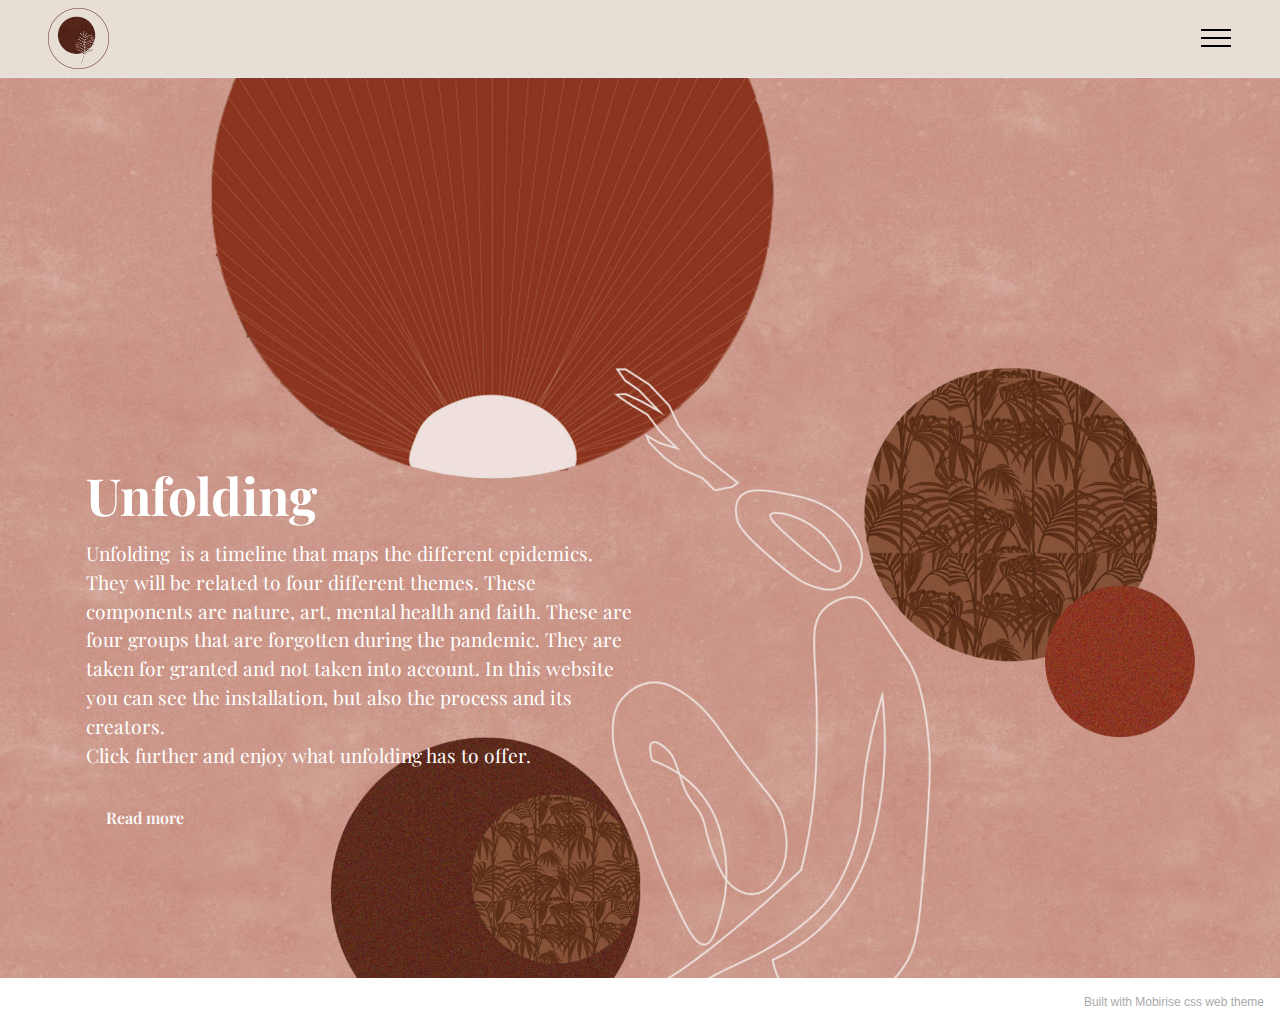
<file: index.html>
<!DOCTYPE html>
<html  >
<head>
  <!-- Site made with Mobirise Website Builder v5.2.0, https://mobirise.com -->
  <meta charset="UTF-8">
  <meta http-equiv="X-UA-Compatible" content="IE=edge">
  <meta name="generator" content="Mobirise v5.2.0, mobirise.com">
  <meta name="viewport" content="width=device-width, initial-scale=1, minimum-scale=1">
  <link rel="shortcut icon" href="assets/images/131748325-117872866743170-8670567448461945514-n-121x121.png" type="image/x-icon">
  <meta name="description" content="">
  
  
  <title>Home</title>
  <link rel="stylesheet" href="assets/tether/tether.min.css">
  <link rel="stylesheet" href="assets/bootstrap/css/bootstrap.min.css">
  <link rel="stylesheet" href="assets/bootstrap/css/bootstrap-grid.min.css">
  <link rel="stylesheet" href="assets/bootstrap/css/bootstrap-reboot.min.css">
  <link rel="stylesheet" href="assets/dropdown/css/style.css">
  <link rel="stylesheet" href="assets/socicon/css/styles.css">
  <link rel="stylesheet" href="assets/theme/css/style.css">
  <link rel="preload" as="style" href="assets/mobirise/css/mbr-additional.css"><link rel="stylesheet" href="assets/mobirise/css/mbr-additional.css" type="text/css">
  
  
  
  
</head>
<body>
  
  <section class="menu cid-s48OLK6784" once="menu" id="menu1-h">
    
    <nav class="navbar navbar-dropdown collapsed">
        <div class="container-fluid">
            <div class="navbar-brand">
                <span class="navbar-logo">
                    <a href="index.html">
                        <img src="assets/images/131748325-117872866743170-8670567448461945514-n-121x121.png" alt="Mobirise" style="height: 3.8rem;">
                    </a>
                </span>
                
            </div>
            <button class="navbar-toggler" type="button" data-toggle="collapse" data-target="#navbarSupportedContent" aria-controls="navbarNavAltMarkup" aria-expanded="false" aria-label="Toggle navigation">
                <div class="hamburger">
                    <span></span>
                    <span></span>
                    <span></span>
                    <span></span>
                </div>
            </button>
            <div class="collapse navbar-collapse" id="navbarSupportedContent">
                <ul class="navbar-nav nav-dropdown nav-right" data-app-modern-menu="true"><li class="nav-item"><a class="nav-link link text-white text-primary display-4" href="page5.html" aria-expanded="false">Proces</a></li><li class="nav-item"><a class="nav-link link text-white display-4" href="page6.html" aria-expanded="false">Results</a></li><li class="nav-item"><a class="nav-link link text-white display-4" href="page14.html" aria-expanded="false">Opinions</a></li><li class="nav-item"><a class="nav-link link text-white display-4" href="page10.html">Contact</a></li></ul>
                <div class="icons-menu">
                    <a class="iconfont-wrapper" href="https://www.facebook.com/Balance-in-Bacteria-102045528451287">
                        <span class="p-2 mbr-iconfont socicon-facebook socicon" style="color: rgb(250, 250, 250); fill: rgb(250, 250, 250);"></span>
                    </a>
                    <a class="iconfont-wrapper" href="https://www.instagram.com/unfoldingtimeline/">
                        <span class="p-2 mbr-iconfont socicon-instagram socicon" style="color: rgb(250, 250, 250); fill: rgb(250, 250, 250);"></span>
                    </a>
                    
                    
                </div>
                
            </div>
        </div>
    </nav>

</section>

<section class="header4 cid-si6pZvpUCj mbr-fullscreen" id="header4-1o">

    
    
    <div class="container">
        <div class="row">
            <div class="content-wrap">
                <h1 class="mbr-section-title mbr-fonts-style mbr-white mb-3 display-2"><strong>Unfolding&nbsp;&nbsp;</strong></h1>
                
                <p class="mbr-fonts-style mbr-text mbr-white mb-3 display-7">Unfolding&nbsp; is a timeline that maps the different epidemics. They will be related to four different themes. These components are nature, art, mental health and faith. These are four groups that are forgotten during the pandemic. They are taken for granted and not taken into account. In this website you can see the installation, but also the process and its creators. <br>Click further and enjoy what unfolding has to offer.&nbsp;</p>

                <div class="mbr-section-btn"><a class="btn btn-white-outline display-4" href="page18.html">Read more</a></div>
            </div>
        </div>
    </div>
</section><section style="background-color: #fff; font-family: -apple-system, BlinkMacSystemFont, 'Segoe UI', 'Roboto', 'Helvetica Neue', Arial, sans-serif; color:#aaa; font-size:12px; padding: 0; align-items: center; display: flex;"><a href="https://mobirise.site/c" style="flex: 1 1; height: 3rem; padding-left: 1rem;"></a><p style="flex: 0 0 auto; margin:0; padding-right:1rem;"><a href="https://mobirise.site/t" style="color:#aaa;">Built</a> with Mobirise css web theme</p></section><script src="assets/web/assets/jquery/jquery.min.js"></script>  <script src="assets/popper/popper.min.js"></script>  <script src="assets/tether/tether.min.js"></script>  <script src="assets/bootstrap/js/bootstrap.min.js"></script>  <script src="assets/smoothscroll/smooth-scroll.js"></script>  <script src="assets/dropdown/js/nav-dropdown.js"></script>  <script src="assets/dropdown/js/navbar-dropdown.js"></script>  <script src="assets/touchswipe/jquery.touch-swipe.min.js"></script>  <script src="assets/theme/js/script.js"></script>  
  
  
</body>
</html>
</file>
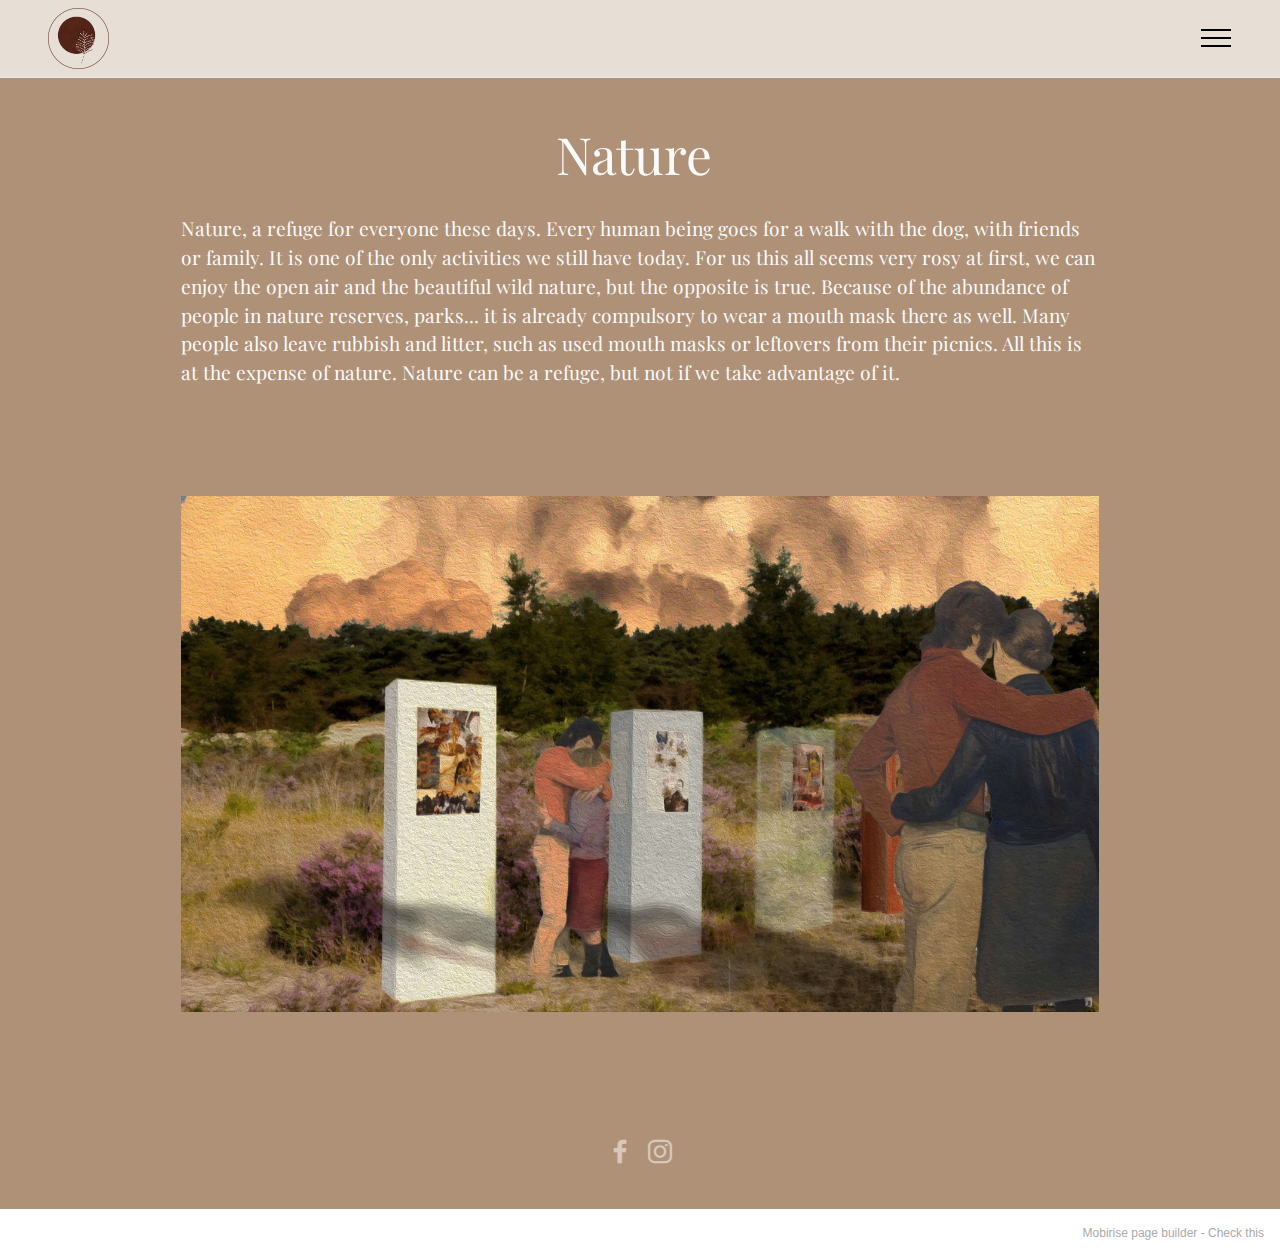
<file: page1.html>
<!DOCTYPE html>
<html  >
<head>
  <!-- Site made with Mobirise Website Builder v5.2.0, https://mobirise.com -->
  <meta charset="UTF-8">
  <meta http-equiv="X-UA-Compatible" content="IE=edge">
  <meta name="generator" content="Mobirise v5.2.0, mobirise.com">
  <meta name="viewport" content="width=device-width, initial-scale=1, minimum-scale=1">
  <link rel="shortcut icon" href="assets/images/131748325-117872866743170-8670567448461945514-n-121x121.png" type="image/x-icon">
  <meta name="description" content="">
  
  
  <title>Nature</title>
  <link rel="stylesheet" href="assets/tether/tether.min.css">
  <link rel="stylesheet" href="assets/bootstrap/css/bootstrap.min.css">
  <link rel="stylesheet" href="assets/bootstrap/css/bootstrap-grid.min.css">
  <link rel="stylesheet" href="assets/bootstrap/css/bootstrap-reboot.min.css">
  <link rel="stylesheet" href="assets/dropdown/css/style.css">
  <link rel="stylesheet" href="assets/socicon/css/styles.css">
  <link rel="stylesheet" href="assets/theme/css/style.css">
  <link rel="preload" as="style" href="assets/mobirise/css/mbr-additional.css"><link rel="stylesheet" href="assets/mobirise/css/mbr-additional.css" type="text/css">
  
  
  
  
</head>
<body>
  
  <section class="menu cid-s48OLK6784" once="menu" id="menu1-m">
    
    <nav class="navbar navbar-dropdown collapsed">
        <div class="container-fluid">
            <div class="navbar-brand">
                <span class="navbar-logo">
                    <a href="index.html">
                        <img src="assets/images/131748325-117872866743170-8670567448461945514-n-121x121.png" alt="Mobirise" style="height: 3.8rem;">
                    </a>
                </span>
                
            </div>
            <button class="navbar-toggler" type="button" data-toggle="collapse" data-target="#navbarSupportedContent" aria-controls="navbarNavAltMarkup" aria-expanded="false" aria-label="Toggle navigation">
                <div class="hamburger">
                    <span></span>
                    <span></span>
                    <span></span>
                    <span></span>
                </div>
            </button>
            <div class="collapse navbar-collapse" id="navbarSupportedContent">
                <ul class="navbar-nav nav-dropdown nav-right" data-app-modern-menu="true"><li class="nav-item"><a class="nav-link link text-white text-primary display-4" href="page5.html" aria-expanded="false">Proces</a></li><li class="nav-item"><a class="nav-link link text-white display-4" href="page6.html" aria-expanded="false">Results</a></li><li class="nav-item"><a class="nav-link link text-white display-4" href="page14.html" aria-expanded="false">Opinions</a></li><li class="nav-item"><a class="nav-link link text-white display-4" href="page10.html">Contact</a></li></ul>
                <div class="icons-menu">
                    <a class="iconfont-wrapper" href="https://www.facebook.com/Balance-in-Bacteria-102045528451287">
                        <span class="p-2 mbr-iconfont socicon-facebook socicon" style="color: rgb(250, 250, 250); fill: rgb(250, 250, 250);"></span>
                    </a>
                    <a class="iconfont-wrapper" href="https://www.instagram.com/unfoldingtimeline/">
                        <span class="p-2 mbr-iconfont socicon-instagram socicon" style="color: rgb(250, 250, 250); fill: rgb(250, 250, 250);"></span>
                    </a>
                    
                    
                </div>
                
            </div>
        </div>
    </nav>

</section>

<section class="content5 cid-si6ni9xA6P" id="content5-12">
    
    <div class="container">
        <div class="row justify-content-center">
            <div class="col-md-12 col-lg-10">
                
                <h4 class="mbr-section-subtitle mbr-fonts-style mb-4 display-2">
                    Nature&nbsp;</h4>
                <p class="mbr-text mbr-fonts-style display-7">Nature, a refuge for everyone these days. Every human being goes for a walk with the dog, with friends or family. It is one of the only activities we still have today. For us this all seems very rosy at first, we can enjoy the open air and the beautiful wild nature, but the opposite is true. Because of the abundance of people in nature reserves, parks... it is already compulsory to wear a mouth mask there as well. Many people also leave rubbish and litter, such as used mouth masks or leftovers from their picnics. All this is at the expense of nature. Nature can be a refuge, but not if we take advantage of it. <br><br></p>
            </div>
        </div>
    </div>
</section>

<section class="image3 cid-si6ncrZFNe" id="image3-11">
    

    

    <div class="container">
        <div class="row justify-content-center">
            <div class="col-12 col-lg-10">
                <div class="image-wrapper">
                    <img src="assets/images/132799877-3126501557450867-178618265848822624-n-1536x864.jpg" alt="Mobirise">
                    
                </div>
            </div>
        </div>
    </div>
</section>

<section class="footer3 cid-s48P1Icc8J" once="footers" id="footer3-n">

    

    

    <div class="container">
        <div class="media-container-row align-center mbr-white">
            
            <div class="row social-row">
                <div class="social-list align-right pb-2">
                    
                    
                    
                    
                    
                    
                <div class="soc-item">
                        <a href="https://www.facebook.com/Balance-in-Bacteria-102045528451287/" target="_blank">
                            <span class="mbr-iconfont mbr-iconfont-social socicon-facebook socicon"></span>
                        </a>
                    </div><div class="soc-item">
                        <a href="https://www.instagram.com/unfoldingtimeline/" target="_blank">
                            <span class="mbr-iconfont mbr-iconfont-social socicon-instagram socicon"></span>
                        </a>
                    </div></div>
            </div>
            <div class="row row-copirayt">
                <p class="mbr-text mb-0 mbr-fonts-style mbr-white align-center display-7"></p>
            </div>
        </div>
    </div>
</section><section style="background-color: #fff; font-family: -apple-system, BlinkMacSystemFont, 'Segoe UI', 'Roboto', 'Helvetica Neue', Arial, sans-serif; color:#aaa; font-size:12px; padding: 0; align-items: center; display: flex;"><a href="https://mobirise.site/l" style="flex: 1 1; height: 3rem; padding-left: 1rem;"></a><p style="flex: 0 0 auto; margin:0; padding-right:1rem;">Mobirise page builder - <a href="https://mobirise.site/n" style="color:#aaa;">Check this</a></p></section><script src="assets/web/assets/jquery/jquery.min.js"></script>  <script src="assets/popper/popper.min.js"></script>  <script src="assets/tether/tether.min.js"></script>  <script src="assets/bootstrap/js/bootstrap.min.js"></script>  <script src="assets/smoothscroll/smooth-scroll.js"></script>  <script src="assets/dropdown/js/nav-dropdown.js"></script>  <script src="assets/dropdown/js/navbar-dropdown.js"></script>  <script src="assets/touchswipe/jquery.touch-swipe.min.js"></script>  <script src="assets/theme/js/script.js"></script>  
  
  
</body>
</html>
</file>
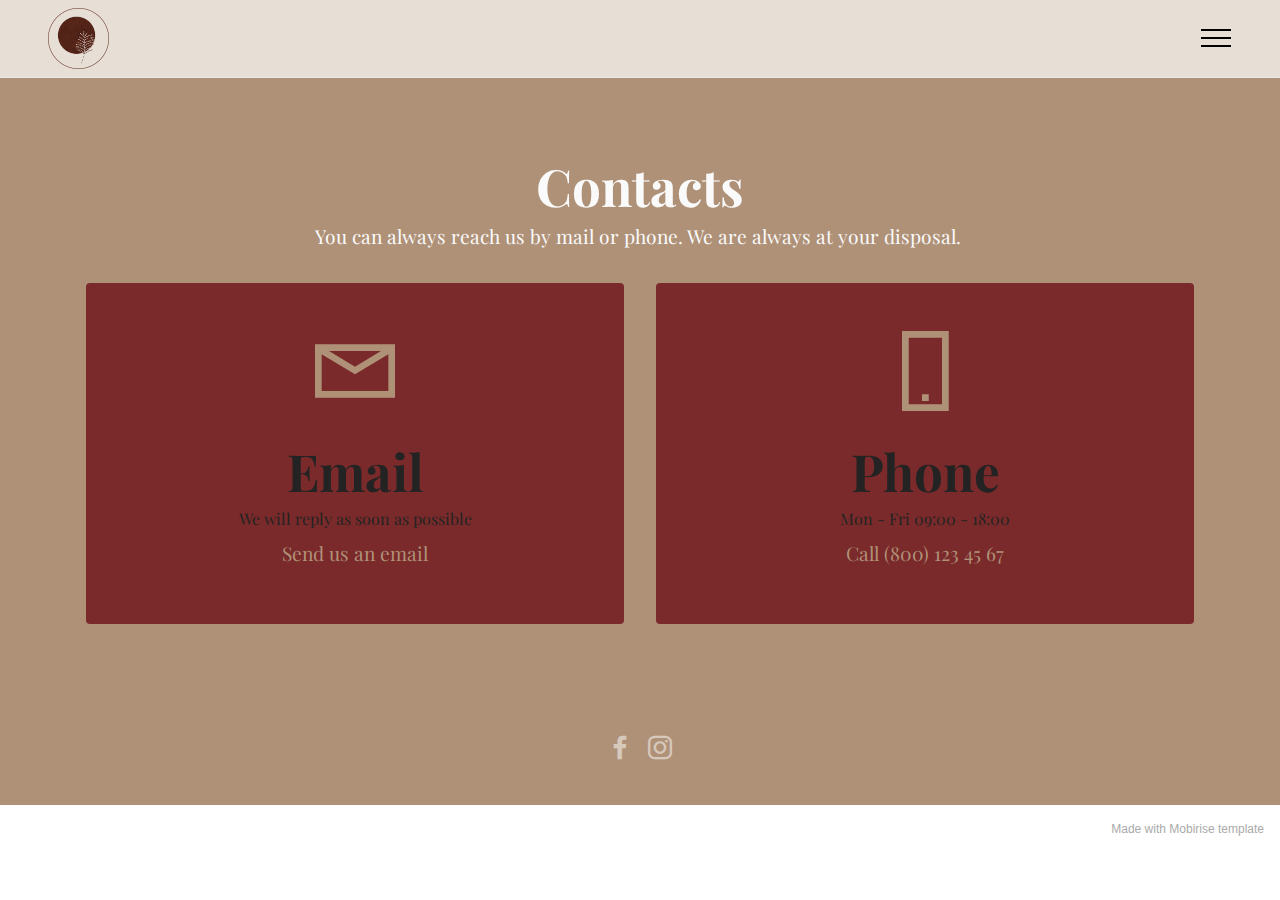
<file: page10.html>
<!DOCTYPE html>
<html  >
<head>
  <!-- Site made with Mobirise Website Builder v5.2.0, https://mobirise.com -->
  <meta charset="UTF-8">
  <meta http-equiv="X-UA-Compatible" content="IE=edge">
  <meta name="generator" content="Mobirise v5.2.0, mobirise.com">
  <meta name="viewport" content="width=device-width, initial-scale=1, minimum-scale=1">
  <link rel="shortcut icon" href="assets/images/131748325-117872866743170-8670567448461945514-n-121x121.png" type="image/x-icon">
  <meta name="description" content="">
  
  
  <title>Contact</title>
  <link rel="stylesheet" href="assets/web/assets/mobirise-icons2/mobirise2.css">
  <link rel="stylesheet" href="assets/tether/tether.min.css">
  <link rel="stylesheet" href="assets/bootstrap/css/bootstrap.min.css">
  <link rel="stylesheet" href="assets/bootstrap/css/bootstrap-grid.min.css">
  <link rel="stylesheet" href="assets/bootstrap/css/bootstrap-reboot.min.css">
  <link rel="stylesheet" href="assets/dropdown/css/style.css">
  <link rel="stylesheet" href="assets/socicon/css/styles.css">
  <link rel="stylesheet" href="assets/theme/css/style.css">
  <link rel="preload" as="style" href="assets/mobirise/css/mbr-additional.css"><link rel="stylesheet" href="assets/mobirise/css/mbr-additional.css" type="text/css">
  
  
  
  
</head>
<body>
  
  <section class="menu cid-s48OLK6784" once="menu" id="menu1-1k">
    
    <nav class="navbar navbar-dropdown collapsed">
        <div class="container-fluid">
            <div class="navbar-brand">
                <span class="navbar-logo">
                    <a href="index.html">
                        <img src="assets/images/131748325-117872866743170-8670567448461945514-n-121x121.png" alt="Mobirise" style="height: 3.8rem;">
                    </a>
                </span>
                
            </div>
            <button class="navbar-toggler" type="button" data-toggle="collapse" data-target="#navbarSupportedContent" aria-controls="navbarNavAltMarkup" aria-expanded="false" aria-label="Toggle navigation">
                <div class="hamburger">
                    <span></span>
                    <span></span>
                    <span></span>
                    <span></span>
                </div>
            </button>
            <div class="collapse navbar-collapse" id="navbarSupportedContent">
                <ul class="navbar-nav nav-dropdown nav-right" data-app-modern-menu="true"><li class="nav-item"><a class="nav-link link text-white text-primary display-4" href="page5.html" aria-expanded="false">Proces</a></li><li class="nav-item"><a class="nav-link link text-white display-4" href="page6.html" aria-expanded="false">Results</a></li><li class="nav-item"><a class="nav-link link text-white display-4" href="page14.html" aria-expanded="false">Opinions</a></li><li class="nav-item"><a class="nav-link link text-white display-4" href="page10.html">Contact</a></li></ul>
                <div class="icons-menu">
                    <a class="iconfont-wrapper" href="https://www.facebook.com/Balance-in-Bacteria-102045528451287">
                        <span class="p-2 mbr-iconfont socicon-facebook socicon" style="color: rgb(250, 250, 250); fill: rgb(250, 250, 250);"></span>
                    </a>
                    <a class="iconfont-wrapper" href="https://www.instagram.com/unfoldingtimeline/">
                        <span class="p-2 mbr-iconfont socicon-instagram socicon" style="color: rgb(250, 250, 250); fill: rgb(250, 250, 250);"></span>
                    </a>
                    
                    
                </div>
                
            </div>
        </div>
    </nav>

</section>

<section class="contacts1 cid-si6p6tIe5c" id="contacts1-1m">

    

    
    <div class="container">
        <div class="mbr-section-head">
            <h3 class="mbr-section-title mbr-fonts-style align-center mb-0 display-2">
                <strong>Contacts</strong>
            </h3>
            <h4 class="mbr-section-subtitle mbr-fonts-style align-center mb-0 mt-2 display-7">You can always reach us by mail or phone. We are always at your disposal.&nbsp;</h4>
        </div>
        <div class="row justify-content-center mt-4">
            <div class="card col-12 col-lg-6">
                <div class="card-wrapper">
                    <div class="card-box align-center">
                        <div class="image-wrapper">
                            <span class="mbr-iconfont mobi-mbri-letter mobi-mbri" style="color: rgb(175, 145, 120); fill: rgb(175, 145, 120);"></span>
                        </div>
                        <h4 class="card-title mbr-fonts-style mb-2 display-2">
                            <strong>Email</strong>
                        </h4>
                        <p class="mbr-text mbr-fonts-style mb-2 display-4">
                            We will reply as soon as possible</p>
                        <h5 class="link mbr-fonts-style display-7"><a href="mailto:info@site.com" class="text-danger">Send us an
                                email</a>
                        </h5>
                    </div>
                </div>
            </div>
            <div class="card col-12 col-lg-6">
                <div class="card-wrapper">
                    <div class="card-box align-center">
                        <div class="image-wrapper">
                            <span class="mbr-iconfont mobi-mbri-mobile-2 mobi-mbri" style="color: rgb(175, 145, 120); fill: rgb(175, 145, 120);"></span>
                        </div>
                        <h4 class="card-title mbr-fonts-style align-center mb-2 display-2">
                            <strong>Phone</strong>
                        </h4>
                        <p class="mbr-text mbr-fonts-style mb-2 display-4">
                            Mon - Fri 09:00 - 18:00</p>
                        <h5 class="link mbr-black mbr-fonts-style display-7">
                            <a href="tel:+12345678910" class="text-danger">Call (800) 123 45 67</a>
                        </h5>
                    </div>
                </div>
            </div>
        </div>
    </div>
</section>

<section class="footer3 cid-s48P1Icc8J" once="footers" id="footer3-1l">

    

    

    <div class="container">
        <div class="media-container-row align-center mbr-white">
            
            <div class="row social-row">
                <div class="social-list align-right pb-2">
                    
                    
                    
                    
                    
                    
                <div class="soc-item">
                        <a href="https://www.facebook.com/Balance-in-Bacteria-102045528451287/" target="_blank">
                            <span class="mbr-iconfont mbr-iconfont-social socicon-facebook socicon"></span>
                        </a>
                    </div><div class="soc-item">
                        <a href="https://www.instagram.com/unfoldingtimeline/" target="_blank">
                            <span class="mbr-iconfont mbr-iconfont-social socicon-instagram socicon"></span>
                        </a>
                    </div></div>
            </div>
            <div class="row row-copirayt">
                <p class="mbr-text mb-0 mbr-fonts-style mbr-white align-center display-7"></p>
            </div>
        </div>
    </div>
</section><section style="background-color: #fff; font-family: -apple-system, BlinkMacSystemFont, 'Segoe UI', 'Roboto', 'Helvetica Neue', Arial, sans-serif; color:#aaa; font-size:12px; padding: 0; align-items: center; display: flex;"><a href="https://mobirise.site/w" style="flex: 1 1; height: 3rem; padding-left: 1rem;"></a><p style="flex: 0 0 auto; margin:0; padding-right:1rem;">Made with <a href="https://mobirise.site/b" style="color:#aaa;">Mobirise</a> template</p></section><script src="assets/web/assets/jquery/jquery.min.js"></script>  <script src="assets/popper/popper.min.js"></script>  <script src="assets/tether/tether.min.js"></script>  <script src="assets/bootstrap/js/bootstrap.min.js"></script>  <script src="assets/smoothscroll/smooth-scroll.js"></script>  <script src="assets/dropdown/js/nav-dropdown.js"></script>  <script src="assets/dropdown/js/navbar-dropdown.js"></script>  <script src="assets/touchswipe/jquery.touch-swipe.min.js"></script>  <script src="assets/theme/js/script.js"></script>  
  
  
</body>
</html>
</file>
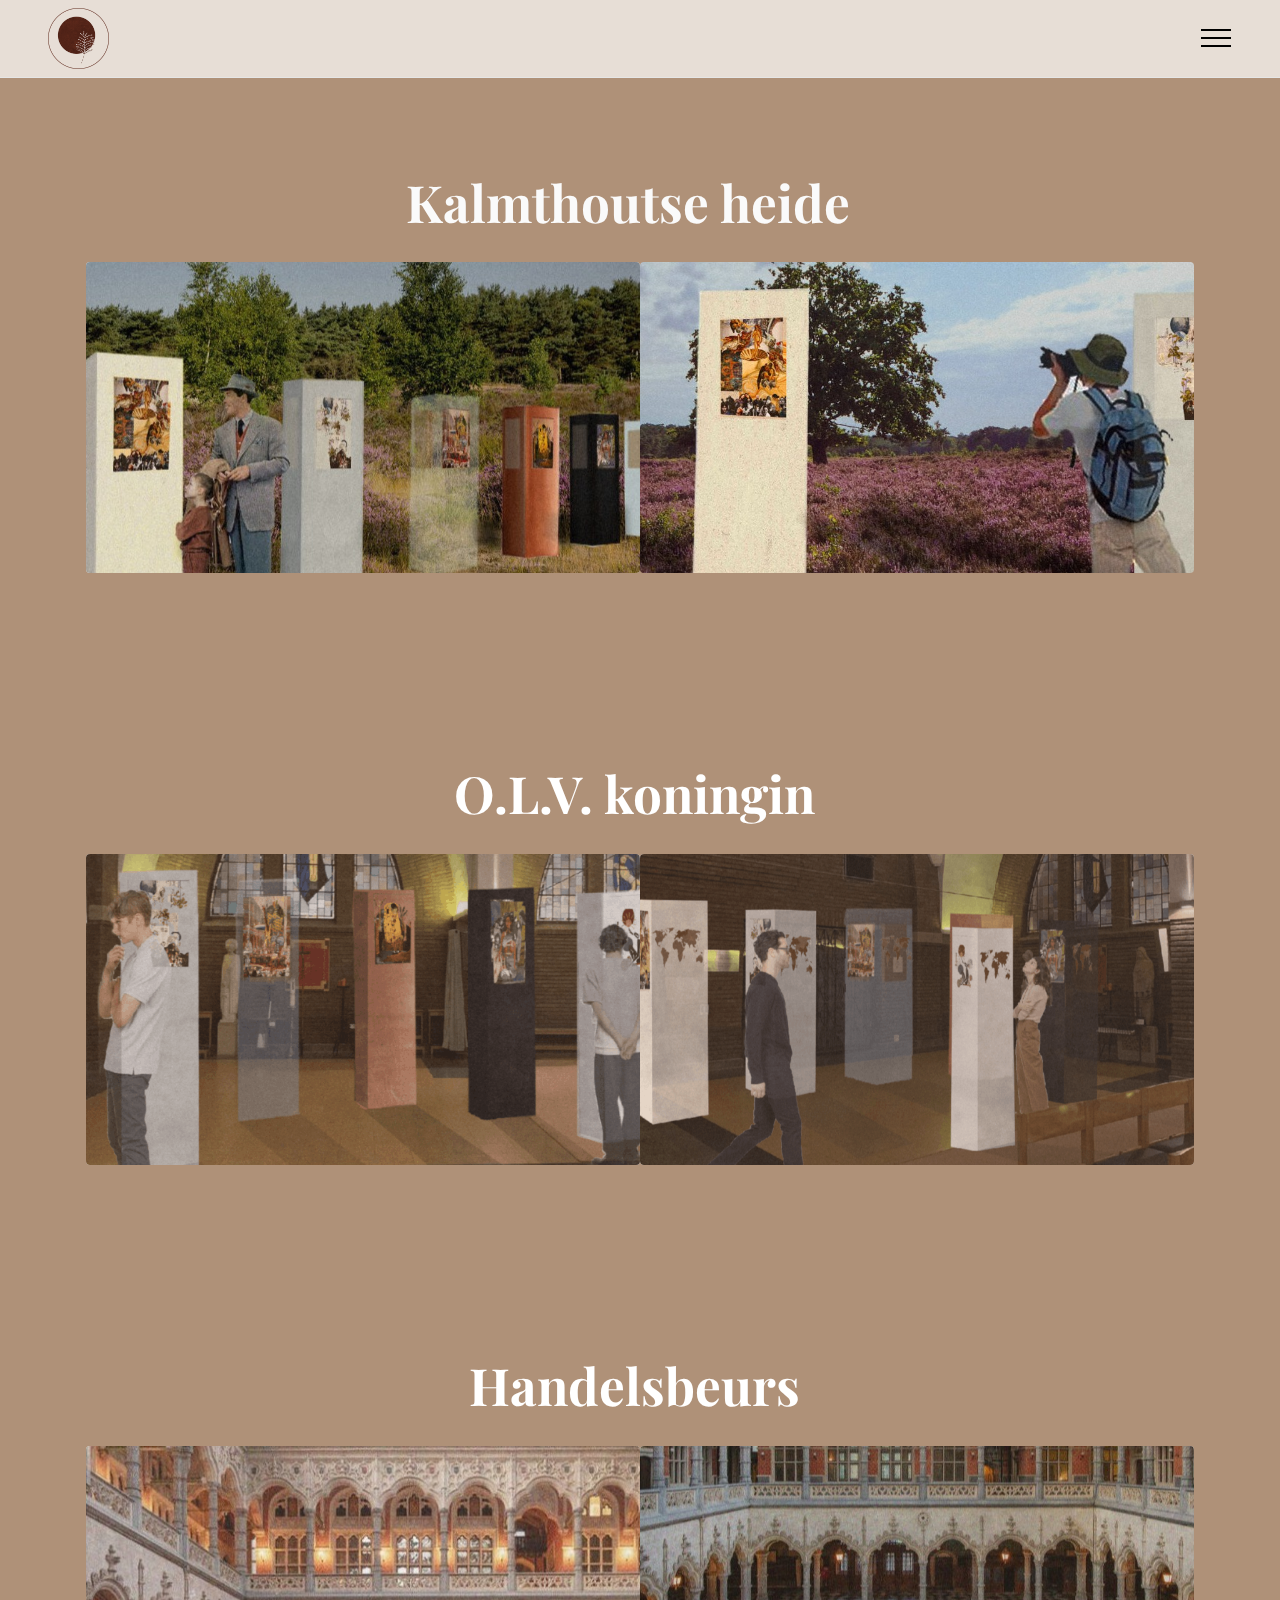
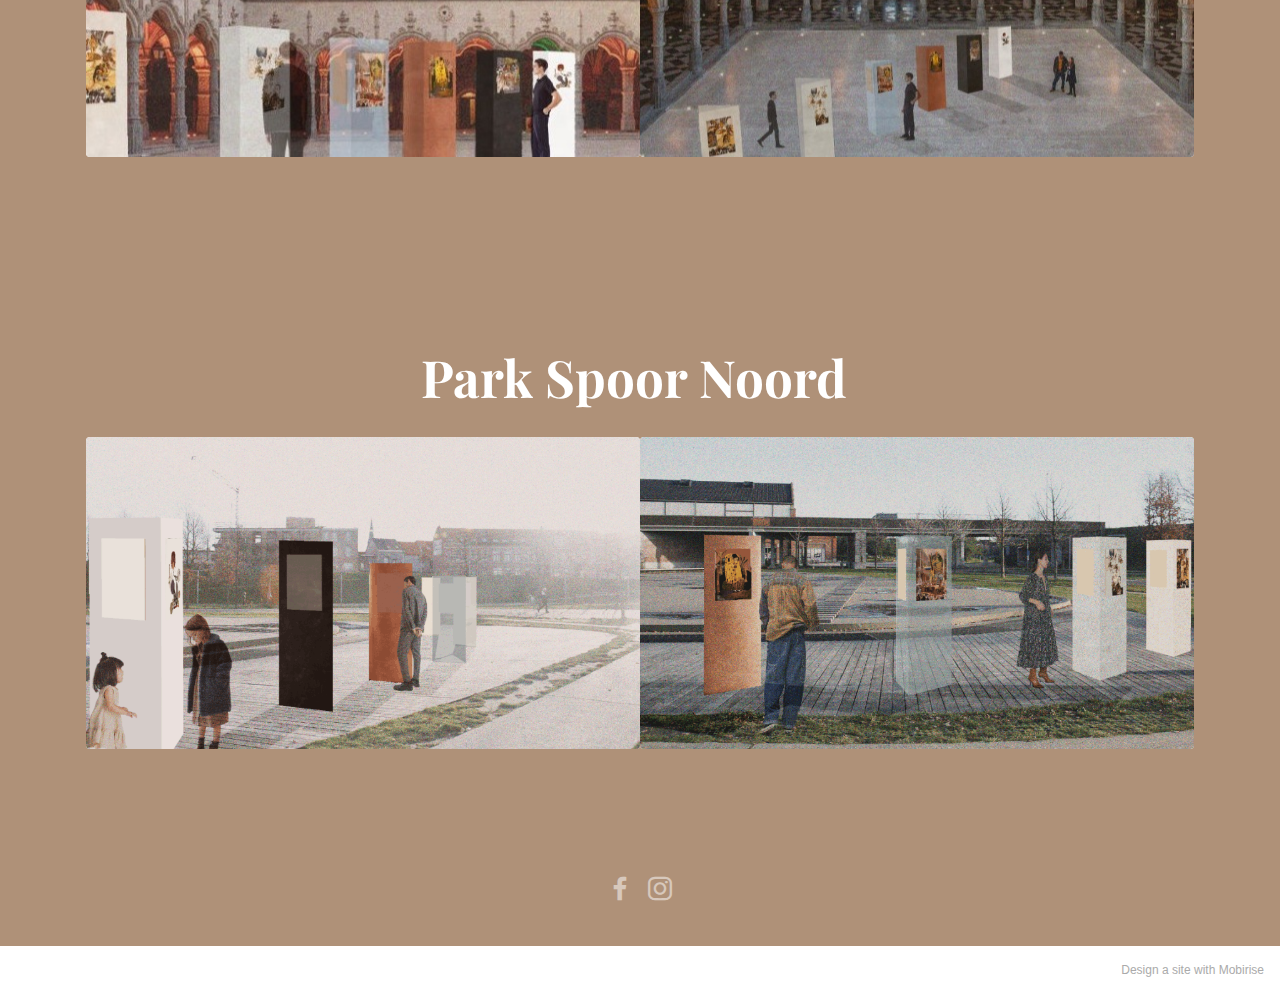
<file: page11.html>
<!DOCTYPE html>
<html  >
<head>
  <!-- Site made with Mobirise Website Builder v5.2.0, https://mobirise.com -->
  <meta charset="UTF-8">
  <meta http-equiv="X-UA-Compatible" content="IE=edge">
  <meta name="generator" content="Mobirise v5.2.0, mobirise.com">
  <meta name="viewport" content="width=device-width, initial-scale=1, minimum-scale=1">
  <link rel="shortcut icon" href="assets/images/131748325-117872866743170-8670567448461945514-n-121x121.png" type="image/x-icon">
  <meta name="description" content="">
  
  
  <title>Gallery</title>
  <link rel="stylesheet" href="assets/tether/tether.min.css">
  <link rel="stylesheet" href="assets/bootstrap/css/bootstrap.min.css">
  <link rel="stylesheet" href="assets/bootstrap/css/bootstrap-grid.min.css">
  <link rel="stylesheet" href="assets/bootstrap/css/bootstrap-reboot.min.css">
  <link rel="stylesheet" href="assets/dropdown/css/style.css">
  <link rel="stylesheet" href="assets/socicon/css/styles.css">
  <link rel="stylesheet" href="assets/theme/css/style.css">
  <link rel="preload" as="style" href="assets/mobirise/css/mbr-additional.css"><link rel="stylesheet" href="assets/mobirise/css/mbr-additional.css" type="text/css">
  
  
  
  
</head>
<body>
  
  <section class="menu cid-s48OLK6784" once="menu" id="menu1-1q">
    
    <nav class="navbar navbar-dropdown collapsed">
        <div class="container-fluid">
            <div class="navbar-brand">
                <span class="navbar-logo">
                    <a href="index.html">
                        <img src="assets/images/131748325-117872866743170-8670567448461945514-n-121x121.png" alt="Mobirise" style="height: 3.8rem;">
                    </a>
                </span>
                
            </div>
            <button class="navbar-toggler" type="button" data-toggle="collapse" data-target="#navbarSupportedContent" aria-controls="navbarNavAltMarkup" aria-expanded="false" aria-label="Toggle navigation">
                <div class="hamburger">
                    <span></span>
                    <span></span>
                    <span></span>
                    <span></span>
                </div>
            </button>
            <div class="collapse navbar-collapse" id="navbarSupportedContent">
                <ul class="navbar-nav nav-dropdown nav-right" data-app-modern-menu="true"><li class="nav-item"><a class="nav-link link text-white text-primary display-4" href="page5.html" aria-expanded="false">Proces</a></li><li class="nav-item"><a class="nav-link link text-white display-4" href="page6.html" aria-expanded="false">Results</a></li><li class="nav-item"><a class="nav-link link text-white display-4" href="page14.html" aria-expanded="false">Opinions</a></li><li class="nav-item"><a class="nav-link link text-white display-4" href="page10.html">Contact</a></li></ul>
                <div class="icons-menu">
                    <a class="iconfont-wrapper" href="https://www.facebook.com/Balance-in-Bacteria-102045528451287">
                        <span class="p-2 mbr-iconfont socicon-facebook socicon" style="color: rgb(250, 250, 250); fill: rgb(250, 250, 250);"></span>
                    </a>
                    <a class="iconfont-wrapper" href="https://www.instagram.com/unfoldingtimeline/">
                        <span class="p-2 mbr-iconfont socicon-instagram socicon" style="color: rgb(250, 250, 250); fill: rgb(250, 250, 250);"></span>
                    </a>
                    
                    
                </div>
                
            </div>
        </div>
    </nav>

</section>

<section class="gallery1 cid-si7Tz3J7mo" id="gallery1-25">
    
    
    <div class="container">
        <div class="mbr-section-head">
            <h4 class="mbr-section-title mbr-fonts-style align-center mb-0 display-2"><strong>Kalmthoutse heide&nbsp;&nbsp;</strong><strong><br></strong></h4>
            
        </div>
        <div class="row mt-4">
            <div class="item features-image сol-12 col-md-6 col-lg-6">
                <div class="item-wrapper">
                    <div class="item-img">
                        <img src="assets/images/132357362-213062353731261-6339867958045946792-n-928x605.jpeg" alt="" data-slide-to="0">
                    </div>
                    
                    
                </div>
            </div><div class="item features-image сol-12 col-md-6 col-lg-6">
                <div class="item-wrapper">
                    <div class="item-img">
                        <img src="assets/images/132870921-2704012889838134-7299987612175909385-n-1108x630.jpeg" alt="" data-slide-to="1">
                    </div>
                    
                    
                </div>
            </div>
            
            
            
        </div>
    </div>
</section>

<section class="gallery1 cid-sllzpBVz81" id="gallery1-37">
    
    
    <div class="container">
        <div class="mbr-section-head">
            <h4 class="mbr-section-title mbr-fonts-style align-center mb-0 display-2"><strong>O.L.V. koningin&nbsp;</strong></h4>
            
        </div>
        <div class="row mt-4">
            <div class="item features-image сol-12 col-md-6 col-lg-6">
                <div class="item-wrapper">
                    <div class="item-img">
                        <img src="assets/images/schermafbeelding-2020-12-27-om-21.09.38-1108x628.png" alt="">
                    </div>
                    
                    
                </div>
            </div>
            
            <div class="item features-image сol-12 col-md-6 col-lg-6">
                <div class="item-wrapper">
                    <div class="item-img">
                        <img src="assets/images/schermafbeelding-2020-12-27-om-21.09.57-1108x625.png" alt="">
                    </div>
                    
                    
                </div>
            </div>
            
        </div>
    </div>
</section>

<section class="gallery1 cid-sllzFOCBxr" id="gallery1-38">
    
    
    <div class="container">
        <div class="mbr-section-head">
            <h4 class="mbr-section-title mbr-fonts-style align-center mb-0 display-2"><strong>Handelsbeurs&nbsp;</strong></h4>
            
        </div>
        <div class="row mt-4">
            <div class="item features-image сol-12 col-md-6 col-lg-6">
                <div class="item-wrapper">
                    <div class="item-img">
                        <img src="assets/images/133485934-2965420210357832-1326180933262375448-n-3-1108x783.jpeg" alt="">
                    </div>
                    
                    
                </div>
            </div>
            <div class="item features-image сol-12 col-md-6 col-lg-6">
                <div class="item-wrapper">
                    <div class="item-img">
                        <img src="assets/images/133075327-417837242893308-7672558513473680415-n-1-1108x699.jpeg" alt="">
                    </div>
                    
                    
                </div>
            </div>
            
            
        </div>
    </div>
</section>

<section class="gallery1 cid-sllzGiAk0o" id="gallery1-39">
    
    
    <div class="container">
        <div class="mbr-section-head">
            <h4 class="mbr-section-title mbr-fonts-style align-center mb-0 display-2"><strong>Park Spoor Noord&nbsp;</strong></h4>
            
        </div>
        <div class="row mt-4">
            <div class="item features-image сol-12 col-md-6 col-lg-6">
                <div class="item-wrapper">
                    <div class="item-img">
                        <img src="assets/images/schermafbeelding-2020-12-27-om-21.03.40-1108x624.png" alt="">
                    </div>
                    
                    
                </div>
            </div>
            
            
            <div class="item features-image сol-12 col-md-6 col-lg-6">
                <div class="item-wrapper">
                    <div class="item-img">
                        <img src="assets/images/schermafbeelding-2020-12-27-om-21.03.49-1108x624.png" alt="" title="">
                    </div>
                    
                    
                </div>
            </div>
        </div>
    </div>
</section>

<section class="footer3 cid-sllFgsoNoY" once="footers" id="footer3-3f">

    

    

    <div class="container">
        <div class="media-container-row align-center mbr-white">
            
            <div class="row social-row">
                <div class="social-list align-right pb-2">
                    
                    
                    
                    
                    
                    
                <div class="soc-item">
                        <a href="https://www.facebook.com/Balance-in-Bacteria-102045528451287/" target="_blank">
                            <span class="mbr-iconfont mbr-iconfont-social socicon-facebook socicon"></span>
                        </a>
                    </div><div class="soc-item">
                        <a href="https://l.facebook.com/l.php?u=https%3A%2F%2Fwww.instagram.com%2Funfoldingtimeline%2F%3Ffbclid%3DIwAR0_c2HPbj1guzjV6Mvw227LRNyLj4G6xE-hGTkV1B_n-zr5T_2x7x-4SpM&h=AT33sJjsRpsv29Hs76VY40luGdYuBZPW-wTG57REo3e1NI2SMonxisvQQjrKQDUJWTy5iP22kBkI5lvmqvqBmlwc6xb9U0OLfyshnAj45l29tCmJZ0rWYZc_RAnswDHk1AWTwcYhenlzq6M3m6HUxBGX-po" target="_blank">
                            <span class="mbr-iconfont mbr-iconfont-social socicon-instagram socicon"></span>
                        </a>
                    </div></div>
            </div>
            <div class="row row-copirayt">
                <p class="mbr-text mb-0 mbr-fonts-style mbr-white align-center display-7"></p>
            </div>
        </div>
    </div>
</section><section style="background-color: #fff; font-family: -apple-system, BlinkMacSystemFont, 'Segoe UI', 'Roboto', 'Helvetica Neue', Arial, sans-serif; color:#aaa; font-size:12px; padding: 0; align-items: center; display: flex;"><a href="https://mobirise.site/p" style="flex: 1 1; height: 3rem; padding-left: 1rem;"></a><p style="flex: 0 0 auto; margin:0; padding-right:1rem;">Design a <a href="https://mobirise.site/y" style="color:#aaa;">site</a> with Mobirise</p></section><script src="assets/web/assets/jquery/jquery.min.js"></script>  <script src="assets/popper/popper.min.js"></script>  <script src="assets/tether/tether.min.js"></script>  <script src="assets/bootstrap/js/bootstrap.min.js"></script>  <script src="assets/smoothscroll/smooth-scroll.js"></script>  <script src="assets/dropdown/js/nav-dropdown.js"></script>  <script src="assets/dropdown/js/navbar-dropdown.js"></script>  <script src="assets/touchswipe/jquery.touch-swipe.min.js"></script>  <script src="assets/theme/js/script.js"></script>  
  
  
</body>
</html>
</file>
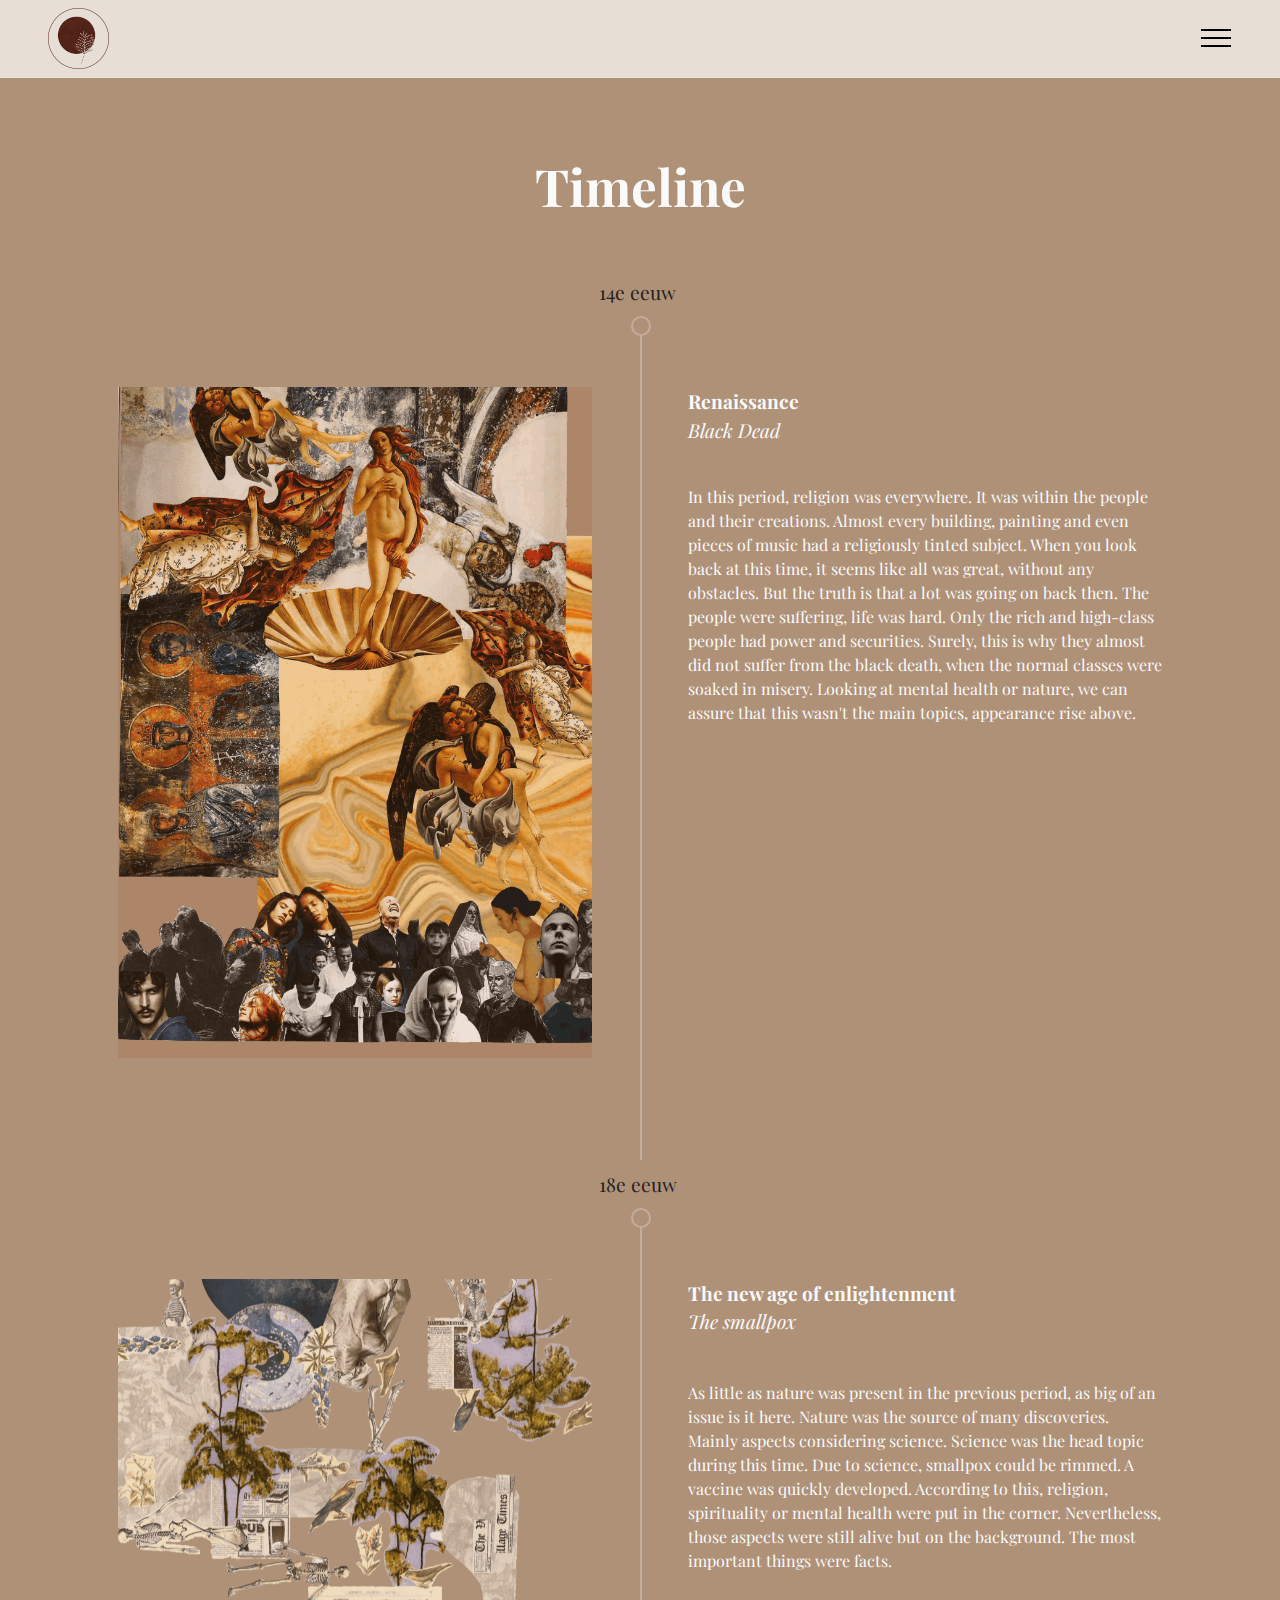
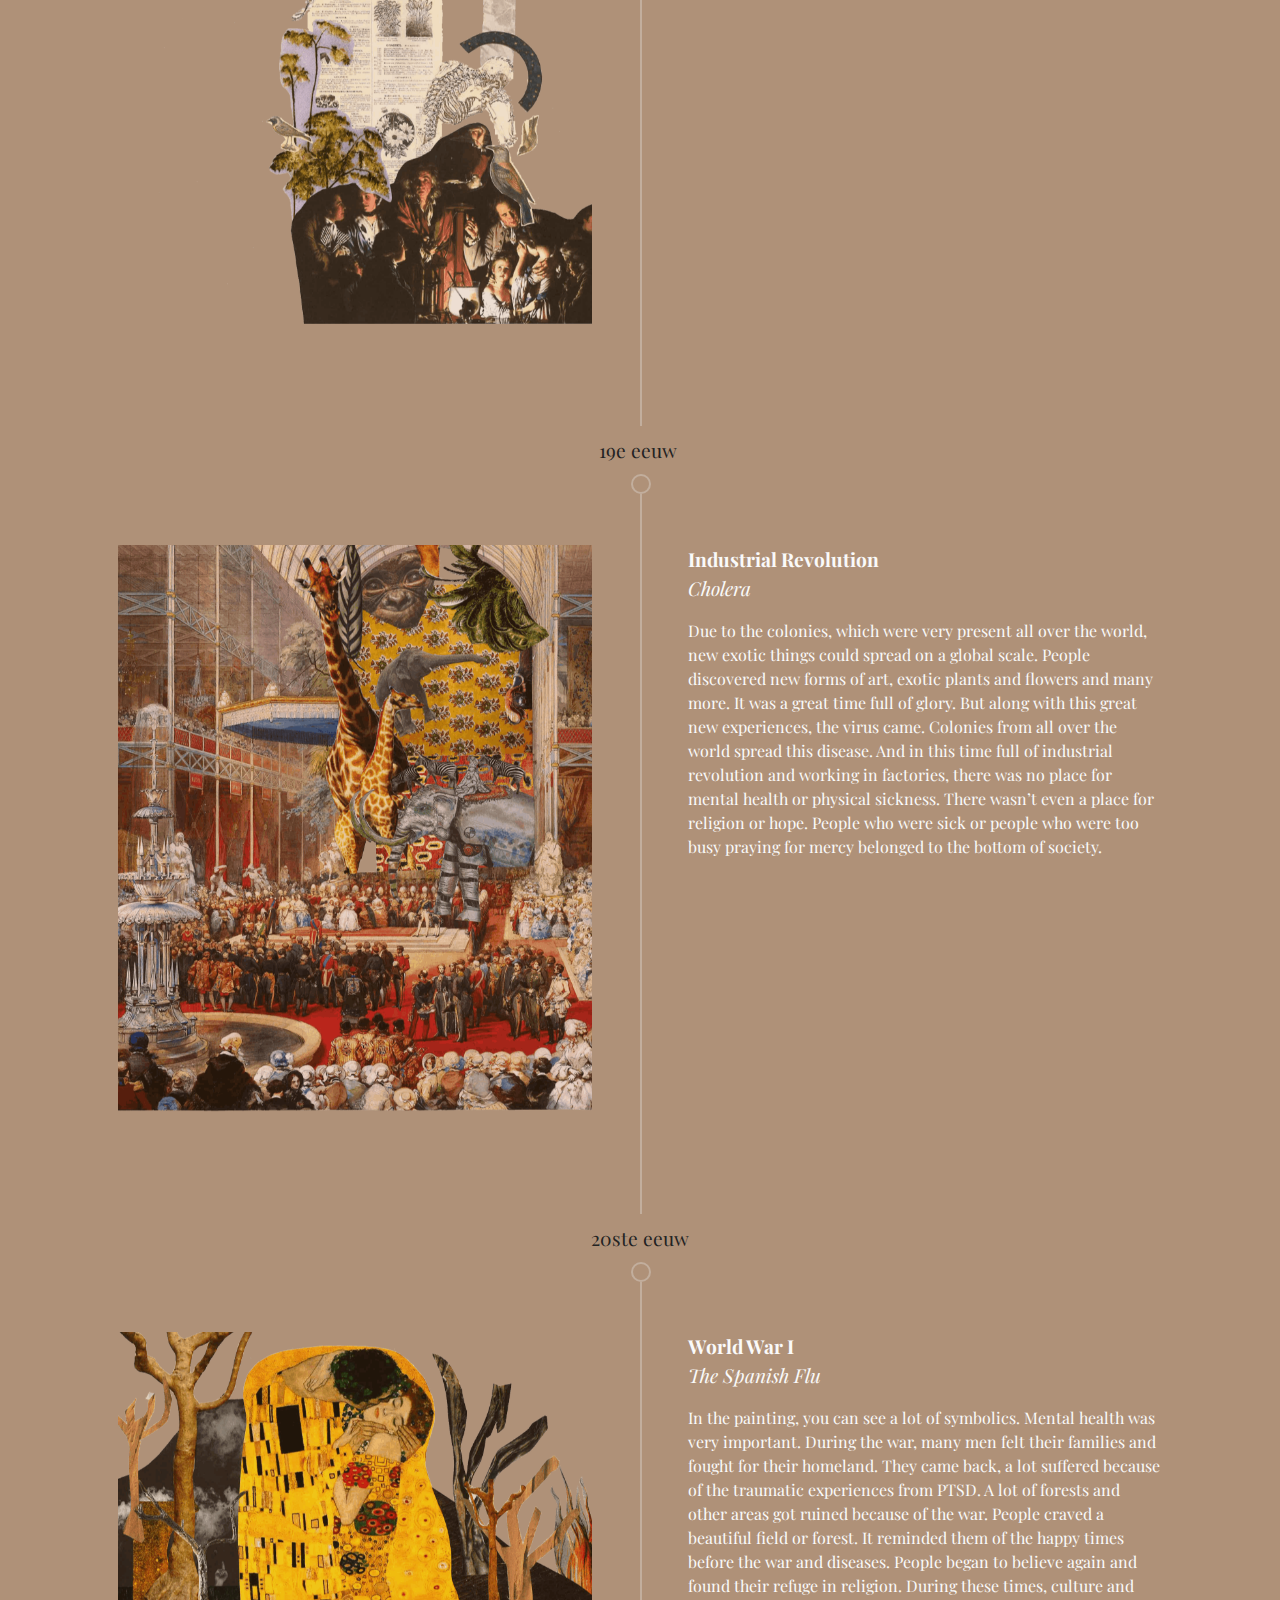
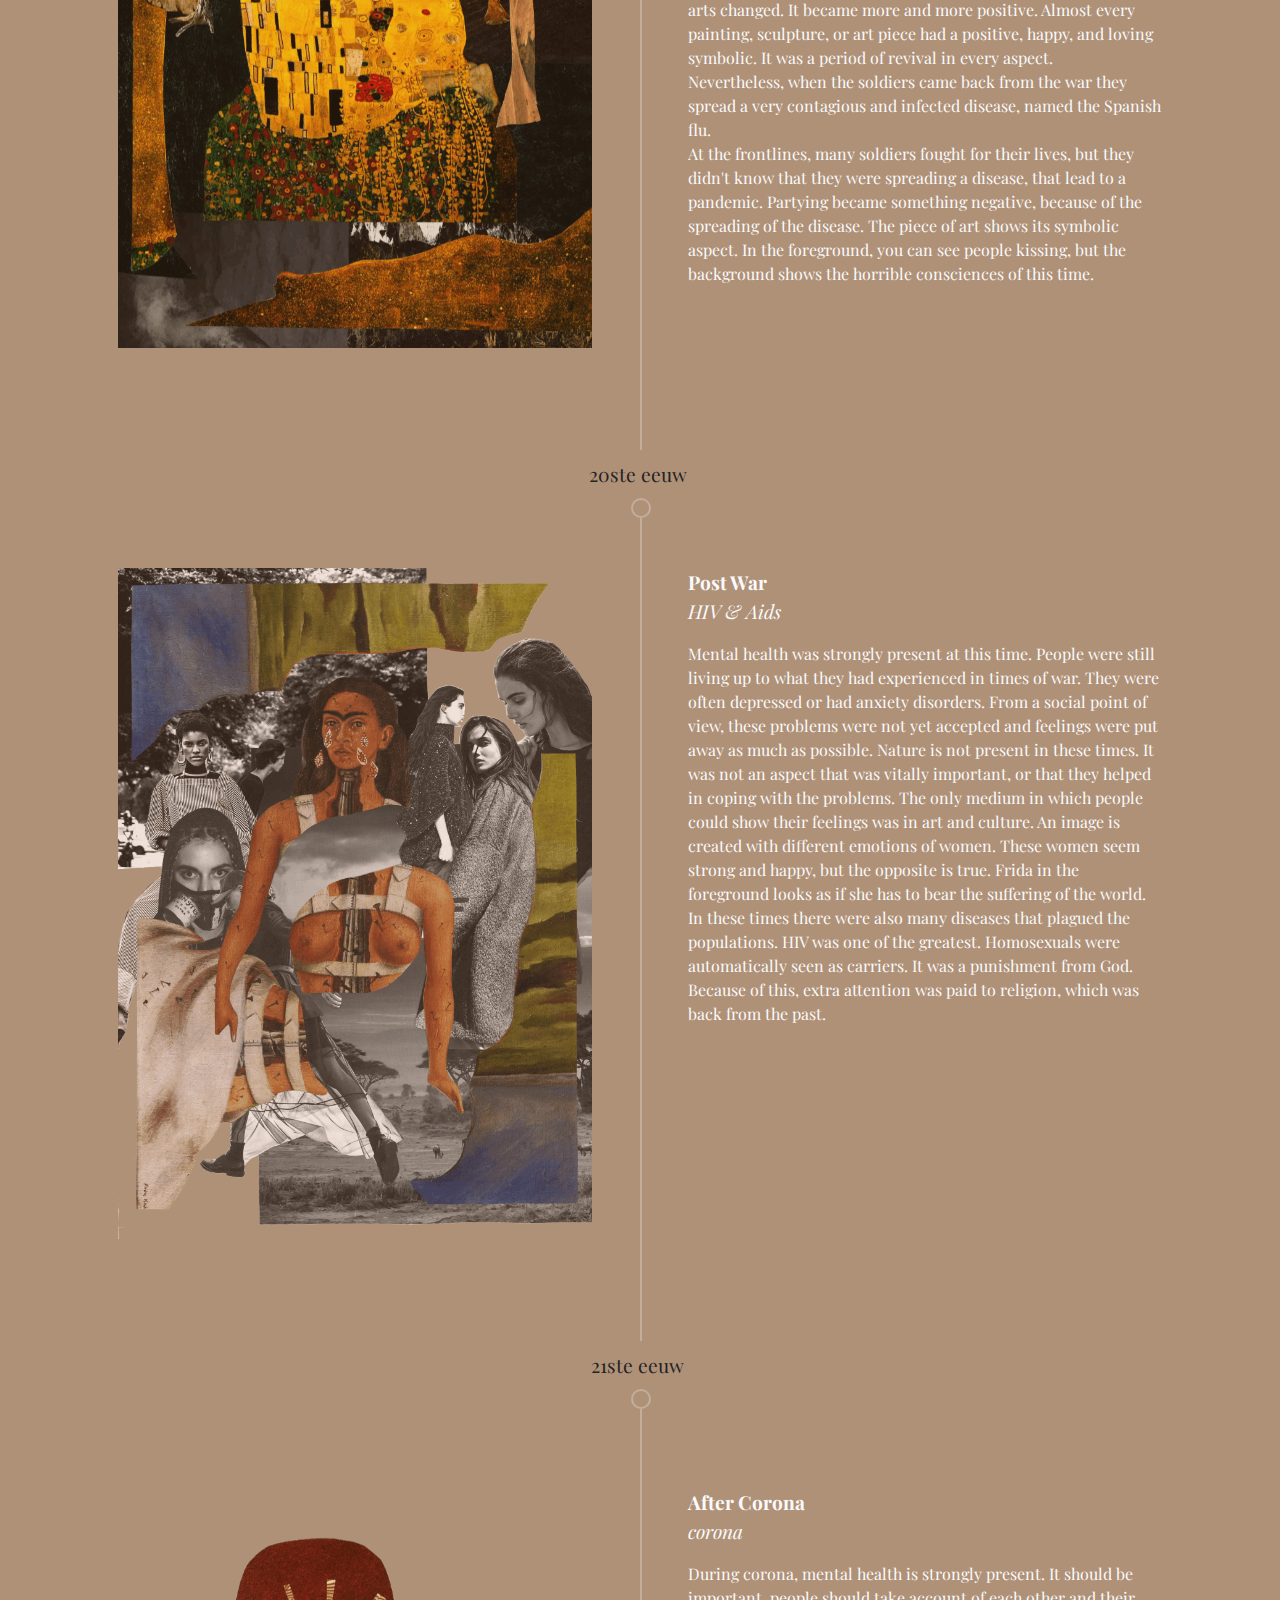
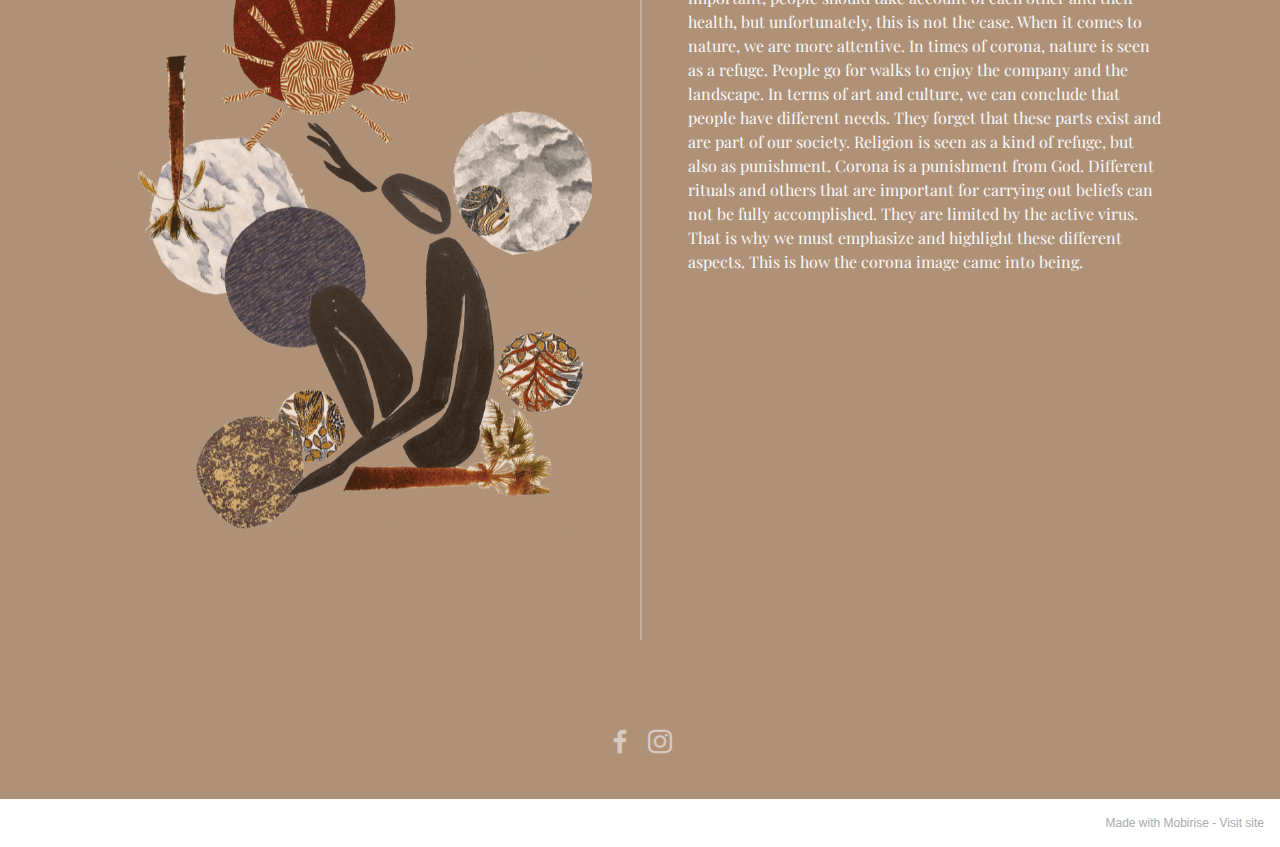
<file: page12.html>
<!DOCTYPE html>
<html  >
<head>
  <!-- Site made with Mobirise Website Builder v5.2.0, https://mobirise.com -->
  <meta charset="UTF-8">
  <meta http-equiv="X-UA-Compatible" content="IE=edge">
  <meta name="generator" content="Mobirise v5.2.0, mobirise.com">
  <meta name="viewport" content="width=device-width, initial-scale=1, minimum-scale=1">
  <link rel="shortcut icon" href="assets/images/131748325-117872866743170-8670567448461945514-n-121x121.png" type="image/x-icon">
  <meta name="description" content="">
  
  
  <title>Timeline</title>
  <link rel="stylesheet" href="assets/tether/tether.min.css">
  <link rel="stylesheet" href="assets/bootstrap/css/bootstrap.min.css">
  <link rel="stylesheet" href="assets/bootstrap/css/bootstrap-grid.min.css">
  <link rel="stylesheet" href="assets/bootstrap/css/bootstrap-reboot.min.css">
  <link rel="stylesheet" href="assets/dropdown/css/style.css">
  <link rel="stylesheet" href="assets/socicon/css/styles.css">
  <link rel="stylesheet" href="assets/theme/css/style.css">
  <link rel="preload" as="style" href="assets/mobirise/css/mbr-additional.css"><link rel="stylesheet" href="assets/mobirise/css/mbr-additional.css" type="text/css">
  
  
  
  
</head>
<body>
  
  <section class="menu cid-s48OLK6784" once="menu" id="menu1-1s">
    
    <nav class="navbar navbar-dropdown collapsed">
        <div class="container-fluid">
            <div class="navbar-brand">
                <span class="navbar-logo">
                    <a href="index.html">
                        <img src="assets/images/131748325-117872866743170-8670567448461945514-n-121x121.png" alt="Mobirise" style="height: 3.8rem;">
                    </a>
                </span>
                
            </div>
            <button class="navbar-toggler" type="button" data-toggle="collapse" data-target="#navbarSupportedContent" aria-controls="navbarNavAltMarkup" aria-expanded="false" aria-label="Toggle navigation">
                <div class="hamburger">
                    <span></span>
                    <span></span>
                    <span></span>
                    <span></span>
                </div>
            </button>
            <div class="collapse navbar-collapse" id="navbarSupportedContent">
                <ul class="navbar-nav nav-dropdown nav-right" data-app-modern-menu="true"><li class="nav-item"><a class="nav-link link text-white text-primary display-4" href="page5.html" aria-expanded="false">Proces</a></li><li class="nav-item"><a class="nav-link link text-white display-4" href="page6.html" aria-expanded="false">Results</a></li><li class="nav-item"><a class="nav-link link text-white display-4" href="page14.html" aria-expanded="false">Opinions</a></li><li class="nav-item"><a class="nav-link link text-white display-4" href="page10.html">Contact</a></li></ul>
                <div class="icons-menu">
                    <a class="iconfont-wrapper" href="https://www.facebook.com/Balance-in-Bacteria-102045528451287">
                        <span class="p-2 mbr-iconfont socicon-facebook socicon" style="color: rgb(250, 250, 250); fill: rgb(250, 250, 250);"></span>
                    </a>
                    <a class="iconfont-wrapper" href="https://www.instagram.com/unfoldingtimeline/">
                        <span class="p-2 mbr-iconfont socicon-instagram socicon" style="color: rgb(250, 250, 250); fill: rgb(250, 250, 250);"></span>
                    </a>
                    
                    
                </div>
                
            </div>
        </div>
    </nav>

</section>

<section class="timeline3 cid-si7SMiVpPl" id="timeline3-24">
    
    
    <div class="container">
        <div class="mbr-section-head">
            <h3 class="mbr-section-title mbr-fonts-style align-center mb-0 display-2">
                <strong>Timeline</strong>
            </h3>
            
        </div>
        <div class="timelines-container mt-4">
            <div class="row timeline-element first-separline mb-5">
                <div class="timeline-date col-12">
                    <div class="timeline-date-wrapper">
                        <p class="mbr-timeline-date display-7">14e eeuw&nbsp;</p>
                    </div>
                </div>
                <span class="iconBackground"></span>
                <div class="col-12 col-md-6">
                    <div class="image-wrapper">
                        <img src="assets/images/1-renaissance-768x1087.png" alt="Mobirise" title="">
                    </div>
                </div>
                <div class="col-12 col-md-6">
                    <div class="timeline-text-wrapper">
                        <h4 class="mbr-timeline-title mbr-fonts-style mb-0 display-7">
                            <strong>Renaissance</strong><br><em>Black Dead</em><strong>&nbsp;</strong></h4>
                        <p class="mbr-text mbr-fonts-style mt-3 mb-0 display-4"><br>In this period, religion was everywhere. It was within the people and their creations. Almost every building, painting and even pieces of music had a religiously tinted subject. When you look back at this time, it seems like all was great, without any obstacles. But the truth is that a lot was going on back then. The people were suffering, life was hard. Only the rich and high-class people had power and securities. Surely, this is why they almost did not suffer from the black death, when the normal classes were soaked in misery. Looking at mental health or nature, we can assure that this wasn't the main topics, appearance rise above.&nbsp;</p>
                    </div>
                </div>
            </div>
            <div class="row timeline-element first-separline mb-5">
                <div class="timeline-date col-12">
                    <div class="timeline-date-wrapper">
                        <p class="mbr-timeline-date display-7">18e eeuw&nbsp;</p>
                    </div>
                </div>
                <span class="iconBackground"></span>
                <div class="col-12 col-md-6">
                    <div class="image-wrapper">
                        <img src="assets/images/2-verlichting-1-768x1087.png" alt="Mobirise" title="">
                    </div>
                </div>
                <div class="col-12 col-md-6">
                    <div class="timeline-text-wrapper">
                        <h4 class="mbr-timeline-title mbr-fonts-style mb-0 display-7">
                            <strong>The new age of enlightenment</strong><br><em>The smallpox</em><strong>&nbsp;</strong><br><strong><br></strong></h4>
                        <p class="mbr-text mbr-fonts-style mt-3 mb-0 display-4">As little as nature was present in the previous period, as big of an issue is it here. Nature was the source of many discoveries. Mainly aspects considering science. Science was the head topic during this time. Due to science, smallpox could be rimmed. A vaccine was quickly developed. According to this, religion, spirituality or mental health were put in the corner. Nevertheless, those aspects were still alive but on the background. The most important things were facts.&nbsp;</p>
                    </div>
                </div>
            </div>
            <div class="row timeline-element first-separline mb-5">
                <div class="timeline-date col-12">
                    <div class="timeline-date-wrapper">
                        <p class="mbr-timeline-date display-7">19e eeuw&nbsp;</p>
                    </div>
                </div>
                <span class="iconBackground"></span>
                <div class="col-12 col-md-6">
                    <div class="image-wrapper">
                        <img src="assets/images/3-industrialisering-1-768x1087.png" alt="Mobirise" title="">
                    </div>
                </div>
                <div class="col-12 col-md-6">
                    <div class="timeline-text-wrapper">
                        <h4 class="mbr-timeline-title mbr-fonts-style mb-0 display-7">
                            <strong>Industrial Revolution</strong><br><em>Cholera&nbsp;</em></h4>
                        <p class="mbr-text mbr-fonts-style mt-3 mb-0 display-4">Due to the colonies, which were very present all over the world, new exotic things could spread on a global scale. People discovered new forms of art, exotic plants and flowers and many more. It was a great time full of glory. But along with this great new experiences, the virus came. Colonies from all over the world spread this disease. And in this time full of industrial revolution and working in factories, there was no place for mental health or physical sickness. There wasn’t even a place for religion or hope. People who were sick or people who were too busy praying for mercy belonged to the bottom of society.<br>&nbsp;<br></p>
                    </div>
                </div>
            </div>
            <div class="row timeline-element first-separline mb-5">
                <div class="timeline-date col-12">
                    <div class="timeline-date-wrapper">
                        <p class="mbr-timeline-date display-7">20ste eeuw</p>
                    </div>
                </div>
                <span class="iconBackground"></span>
                <div class="col-12 col-md-6">
                    <div class="image-wrapper">
                        <img src="assets/images/4-oorlog-768x1087.png" alt="Mobirise" title="">
                    </div>
                </div>
                <div class="col-12 col-md-6">
                    <div class="timeline-text-wrapper">
                        <h4 class="mbr-timeline-title mbr-fonts-style mb-0 display-7">
                            <strong>World War I</strong><br><em>The Spanish Flu&nbsp;</em></h4>
                        <p class="mbr-text mbr-fonts-style mt-3 mb-0 display-4">In the painting, you can see a lot of symbolics. Mental health was very important. During the war, many men felt their families and fought for their homeland. They came back, a lot suffered because of the traumatic experiences from PTSD. A lot of forests and other areas got ruined because of the war. People craved a beautiful field or forest. It reminded them of the happy times before the war and diseases. People began to believe again and found their refuge in religion. During these times, culture and arts changed. It became more and more positive. Almost every painting, sculpture, or art piece had a positive, happy, and loving symbolic. It was a period of revival in every aspect. <br>Nevertheless, when the soldiers came back from the war they spread a very contagious and infected disease, named the Spanish flu. <br>At the frontlines, many soldiers fought for their lives, but they didn't know that they were spreading a disease, that lead to a pandemic. Partying became something negative, because of the spreading of the disease. The piece of art shows its symbolic aspect. In the foreground, you can see people kissing, but the background shows the horrible consciences of this time.&nbsp;<br></p>
                    </div>
                </div>
            </div>
            <div class="row timeline-element first-separline mb-5">
                <div class="timeline-date col-12">
                    <div class="timeline-date-wrapper">
                        <p class="mbr-timeline-date display-7">20ste eeuw&nbsp;</p>
                    </div>
                </div>
                <span class="iconBackground"></span>
                <div class="col-12 col-md-6">
                    <div class="image-wrapper">
                        <img src="assets/images/5-na-oorlog-768x1086.png" alt="Mobirise" title="">
                    </div>
                </div>
                <div class="col-12 col-md-6">
                    <div class="timeline-text-wrapper">
                        <h4 class="mbr-timeline-title mbr-fonts-style mb-0 display-7">
                            <strong>Post War</strong><br><em>HIV &amp; Aids&nbsp;</em></h4>
                        <p class="mbr-text mbr-fonts-style mt-3 mb-0 display-4">Mental health was strongly present at this time. People were still living up to what they had experienced in times of war. They were often depressed or had anxiety disorders. From a social point of view, these problems were not yet accepted and feelings were put away as much as possible. Nature is not present in these times. It was not an aspect that was vitally important, or that they helped in coping with the problems. The only medium in which people could show their feelings was in art and culture. An image is created with different emotions of women. These women seem strong and happy, but the opposite is true. Frida in the foreground looks as if she has to bear the suffering of the world. In these times there were also many diseases that plagued the populations. HIV was one of the greatest. Homosexuals were automatically seen as carriers. It was a punishment from God. Because of this, extra attention was paid to religion, which was back from the past.&nbsp;<br></p>
                    </div>
                </div>
            </div>
            <div class="row timeline-element first-separline mb-5">
                <div class="timeline-date col-12">
                    <div class="timeline-date-wrapper">
                        <p class="mbr-timeline-date display-7">21ste eeuw&nbsp;<br><br></p>
                    </div>
                </div>
                <span class="iconBackground"></span>
                <div class="col-12 col-md-6">
                    <div class="image-wrapper">
                        <img src="assets/images/6-corona-beeld-768x1087.png" alt="Mobirise" title="">
                    </div>
                </div>
                <div class="col-12 col-md-6">
                    <div class="timeline-text-wrapper">
                        <h4 class="mbr-timeline-title mbr-fonts-style mb-0 display-7"><strong>After Corona&nbsp;</strong><br><em>corona</em><strong>&nbsp;</strong></h4>
                        <p class="mbr-text mbr-fonts-style mt-3 mb-0 display-4">During corona, mental health is strongly present. It should be important, people should take account of each other and their health, but unfortunately, this is not the case. When it comes to nature, we are more attentive. In times of corona, nature is seen as a refuge. People go for walks to enjoy the company and the landscape. In terms of art and culture, we can conclude that people have different needs. They forget that these parts exist and are part of our society. Religion is seen as a kind of refuge, but also as punishment. Corona is a punishment from God. Different rituals and others that are important for carrying out beliefs can not be fully accomplished. They are limited by the active virus. That is why we must emphasize and highlight these different aspects. This is how the corona image came into being.&nbsp;<br></p>
                    </div>
                </div>
            </div>
            
            
            
            
            
            
        </div>
    </div>
</section>

<section class="footer3 cid-s48P1Icc8J" once="footers" id="footer3-1t">

    

    

    <div class="container">
        <div class="media-container-row align-center mbr-white">
            
            <div class="row social-row">
                <div class="social-list align-right pb-2">
                    
                    
                    
                    
                    
                    
                <div class="soc-item">
                        <a href="https://www.facebook.com/Balance-in-Bacteria-102045528451287/" target="_blank">
                            <span class="mbr-iconfont mbr-iconfont-social socicon-facebook socicon"></span>
                        </a>
                    </div><div class="soc-item">
                        <a href="https://www.instagram.com/unfoldingtimeline/" target="_blank">
                            <span class="mbr-iconfont mbr-iconfont-social socicon-instagram socicon"></span>
                        </a>
                    </div></div>
            </div>
            <div class="row row-copirayt">
                <p class="mbr-text mb-0 mbr-fonts-style mbr-white align-center display-7"></p>
            </div>
        </div>
    </div>
</section><section style="background-color: #fff; font-family: -apple-system, BlinkMacSystemFont, 'Segoe UI', 'Roboto', 'Helvetica Neue', Arial, sans-serif; color:#aaa; font-size:12px; padding: 0; align-items: center; display: flex;"><a href="https://mobirise.site/e" style="flex: 1 1; height: 3rem; padding-left: 1rem;"></a><p style="flex: 0 0 auto; margin:0; padding-right:1rem;">Made with Mobirise - <a href="https://mobirise.site/m" style="color:#aaa;">Visit site</a></p></section><script src="assets/web/assets/jquery/jquery.min.js"></script>  <script src="assets/popper/popper.min.js"></script>  <script src="assets/tether/tether.min.js"></script>  <script src="assets/bootstrap/js/bootstrap.min.js"></script>  <script src="assets/smoothscroll/smooth-scroll.js"></script>  <script src="assets/dropdown/js/nav-dropdown.js"></script>  <script src="assets/dropdown/js/navbar-dropdown.js"></script>  <script src="assets/touchswipe/jquery.touch-swipe.min.js"></script>  <script src="assets/theme/js/script.js"></script>  
  
  
</body>
</html>
</file>
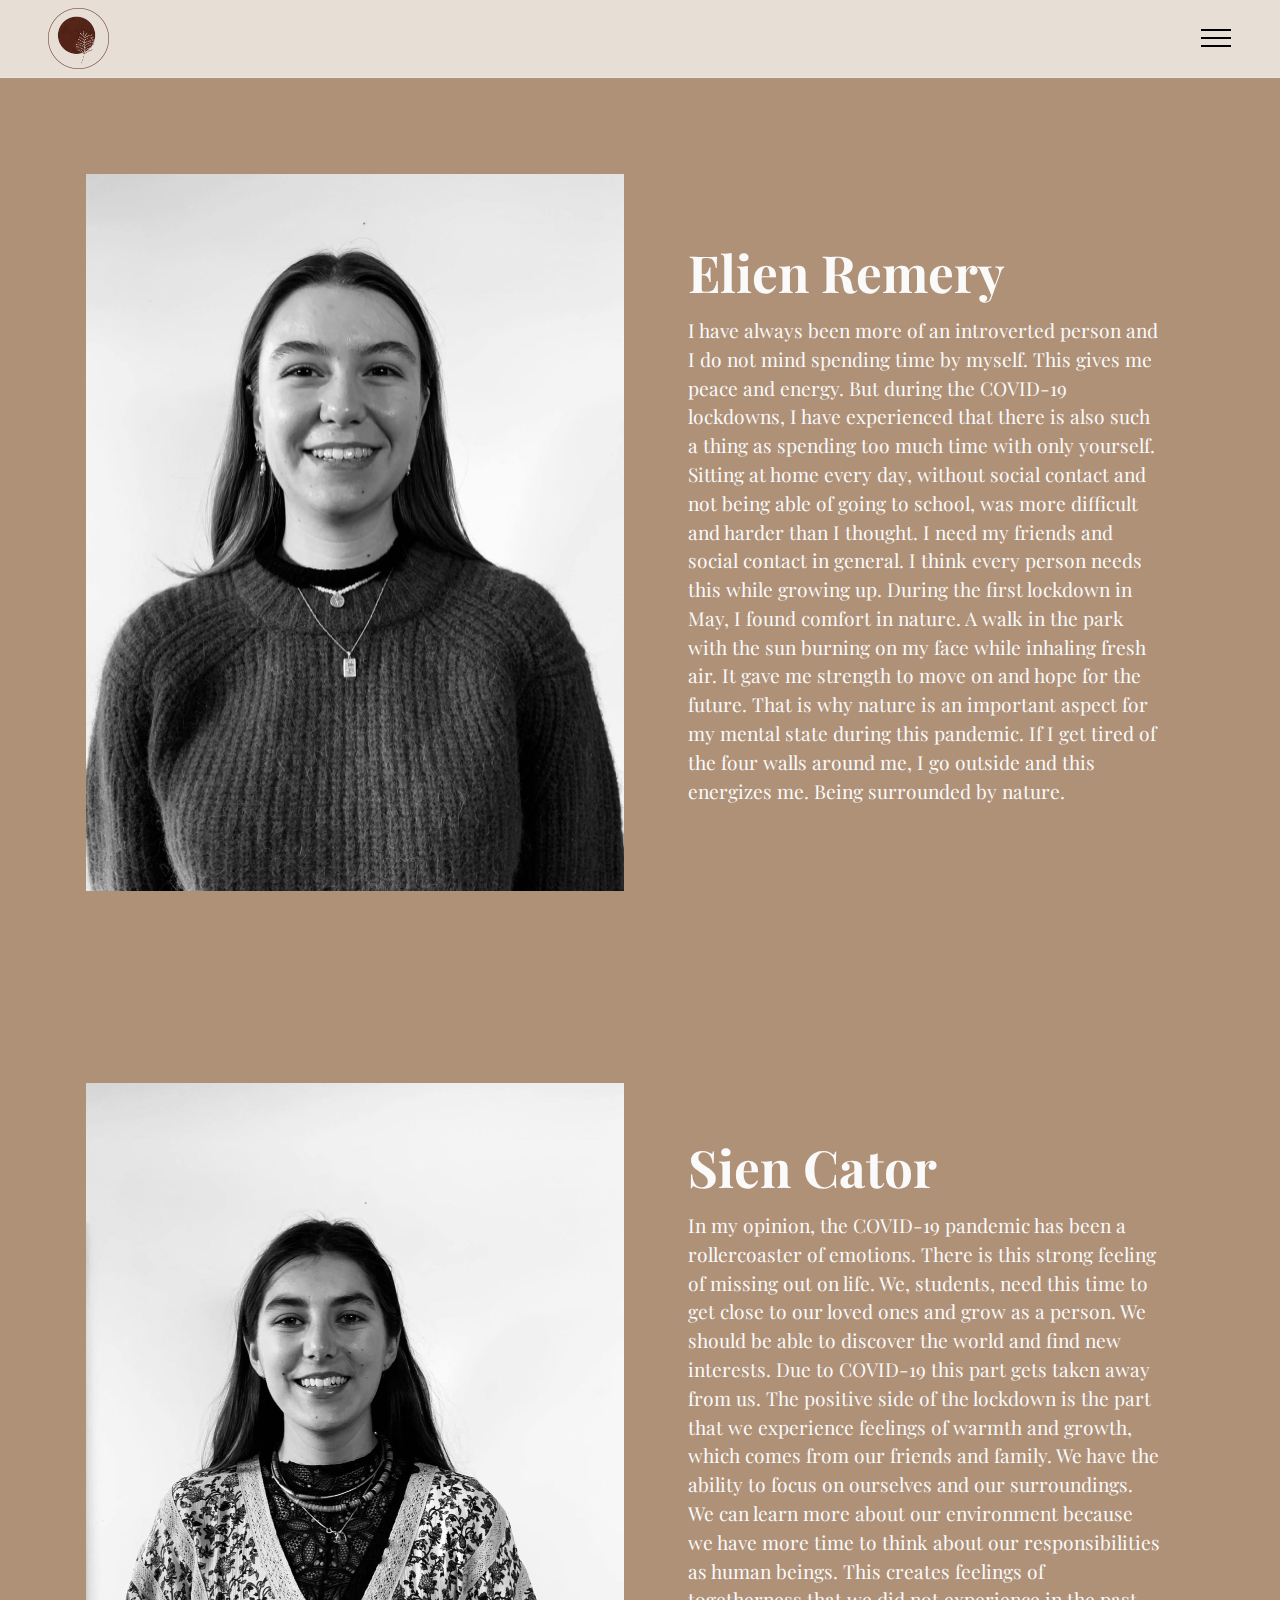
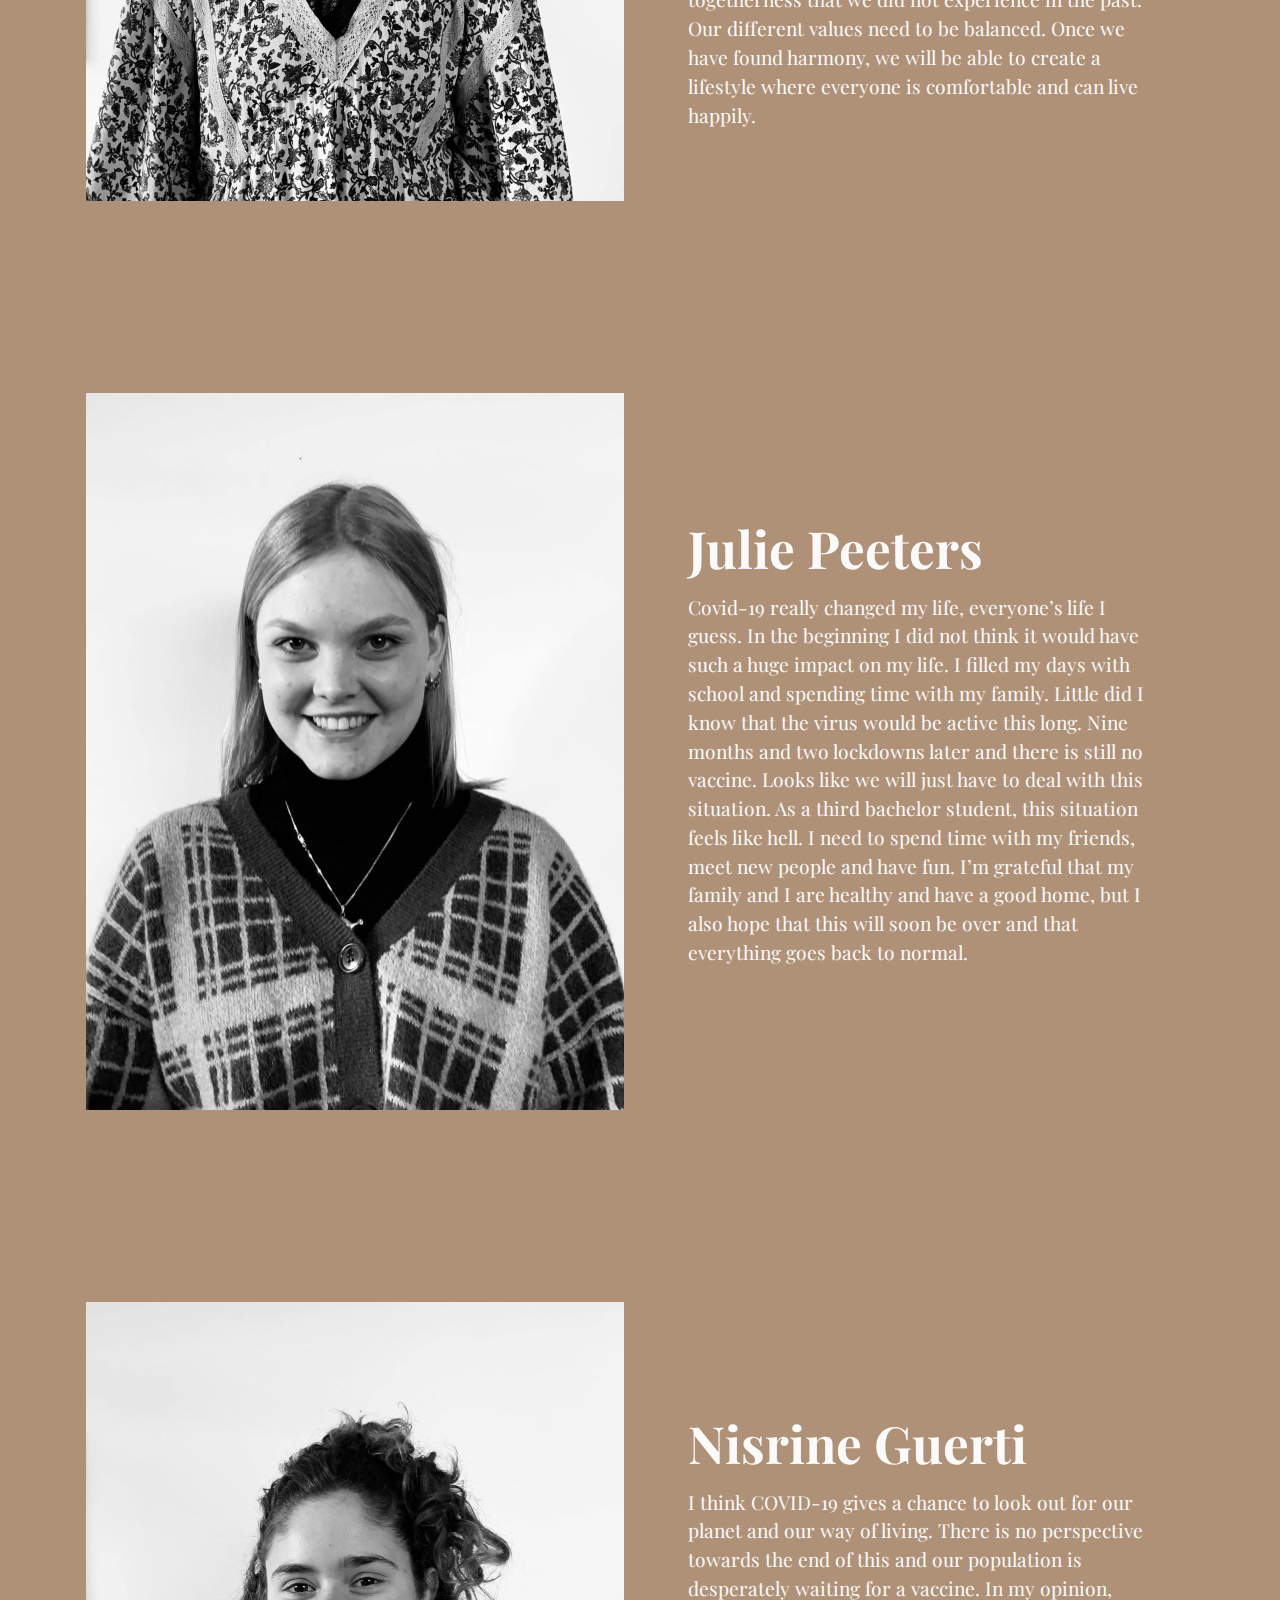
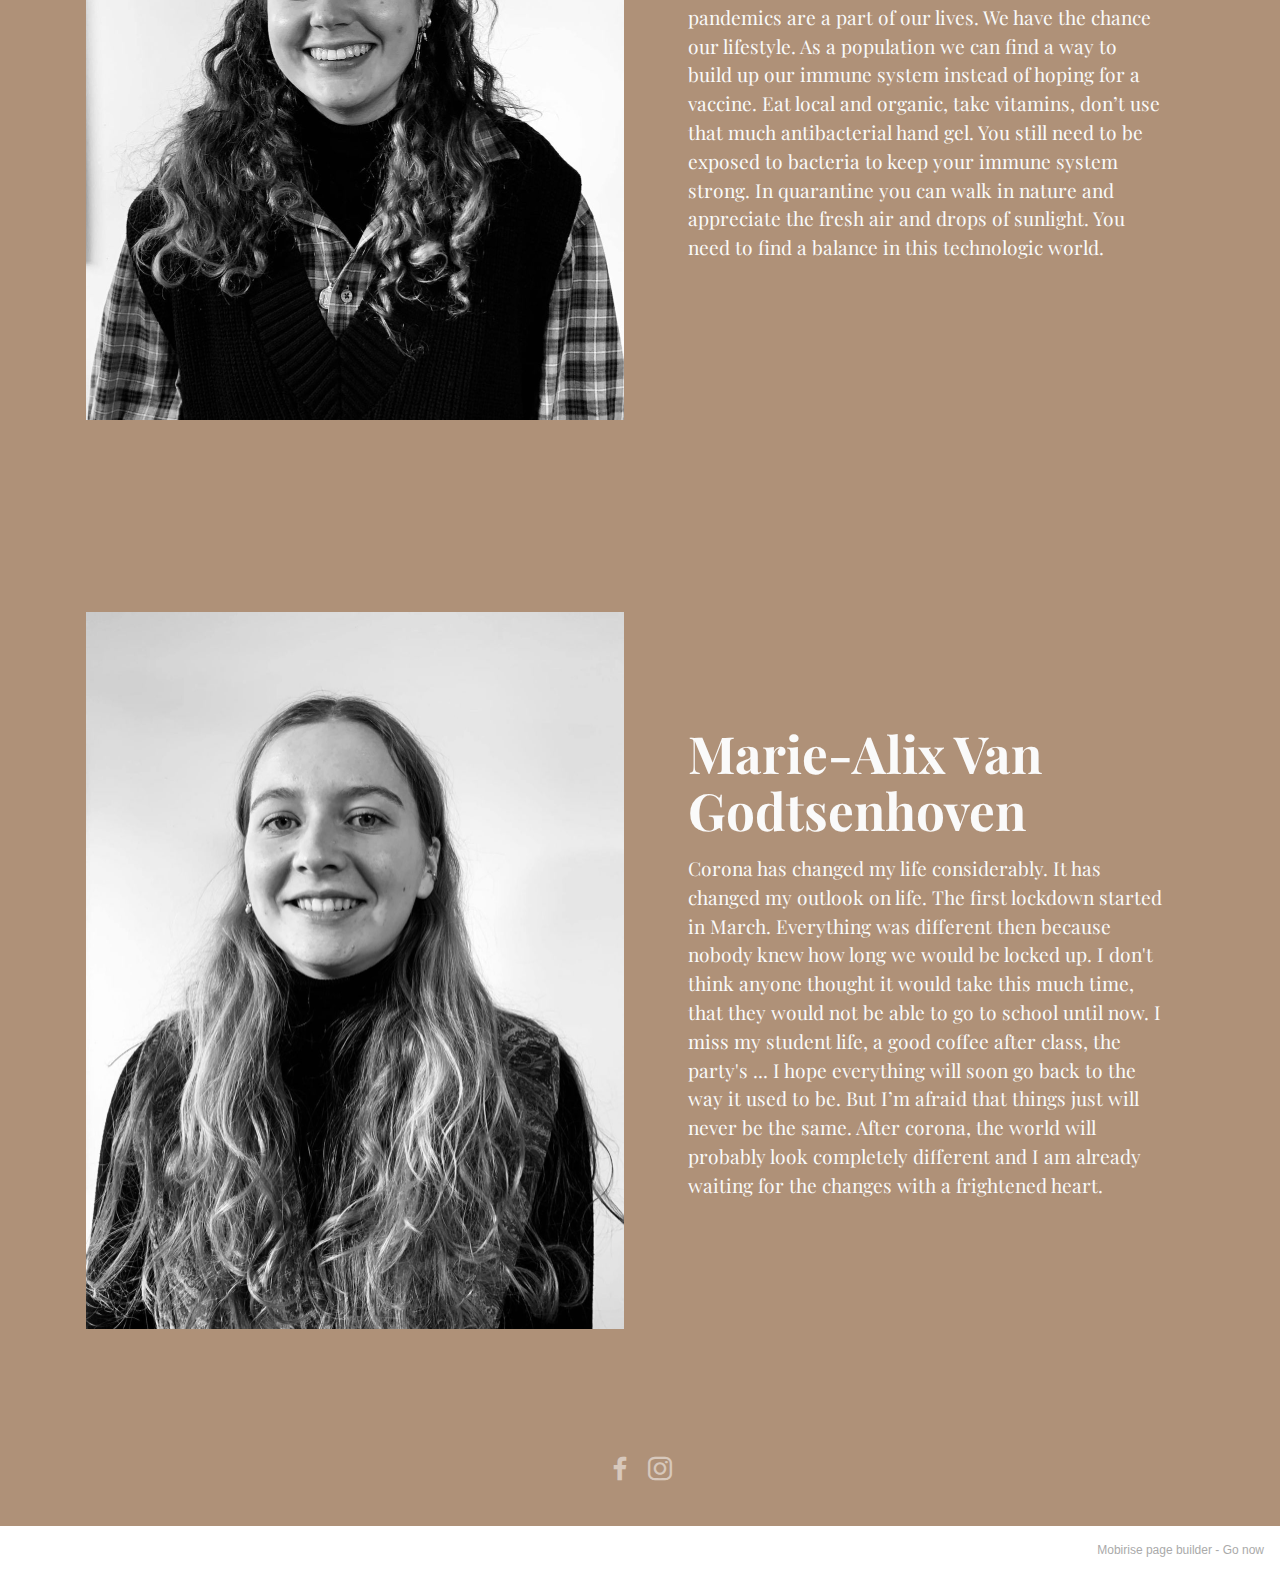
<file: page14.html>
<!DOCTYPE html>
<html  >
<head>
  <!-- Site made with Mobirise Website Builder v5.2.0, https://mobirise.com -->
  <meta charset="UTF-8">
  <meta http-equiv="X-UA-Compatible" content="IE=edge">
  <meta name="generator" content="Mobirise v5.2.0, mobirise.com">
  <meta name="viewport" content="width=device-width, initial-scale=1, minimum-scale=1">
  <link rel="shortcut icon" href="assets/images/131748325-117872866743170-8670567448461945514-n-121x121.png" type="image/x-icon">
  <meta name="description" content="">
  
  
  <title>Opinions</title>
  <link rel="stylesheet" href="assets/tether/tether.min.css">
  <link rel="stylesheet" href="assets/bootstrap/css/bootstrap.min.css">
  <link rel="stylesheet" href="assets/bootstrap/css/bootstrap-grid.min.css">
  <link rel="stylesheet" href="assets/bootstrap/css/bootstrap-reboot.min.css">
  <link rel="stylesheet" href="assets/dropdown/css/style.css">
  <link rel="stylesheet" href="assets/socicon/css/styles.css">
  <link rel="stylesheet" href="assets/theme/css/style.css">
  <link rel="preload" as="style" href="assets/mobirise/css/mbr-additional.css"><link rel="stylesheet" href="assets/mobirise/css/mbr-additional.css" type="text/css">
  
  
  
  
</head>
<body>
  
  <section class="menu cid-s48OLK6784" once="menu" id="menu1-1w">
    
    <nav class="navbar navbar-dropdown collapsed">
        <div class="container-fluid">
            <div class="navbar-brand">
                <span class="navbar-logo">
                    <a href="index.html">
                        <img src="assets/images/131748325-117872866743170-8670567448461945514-n-121x121.png" alt="Mobirise" style="height: 3.8rem;">
                    </a>
                </span>
                
            </div>
            <button class="navbar-toggler" type="button" data-toggle="collapse" data-target="#navbarSupportedContent" aria-controls="navbarNavAltMarkup" aria-expanded="false" aria-label="Toggle navigation">
                <div class="hamburger">
                    <span></span>
                    <span></span>
                    <span></span>
                    <span></span>
                </div>
            </button>
            <div class="collapse navbar-collapse" id="navbarSupportedContent">
                <ul class="navbar-nav nav-dropdown nav-right" data-app-modern-menu="true"><li class="nav-item"><a class="nav-link link text-white text-primary display-4" href="page5.html" aria-expanded="false">Proces</a></li><li class="nav-item"><a class="nav-link link text-white display-4" href="page6.html" aria-expanded="false">Results</a></li><li class="nav-item"><a class="nav-link link text-white display-4" href="page14.html" aria-expanded="false">Opinions</a></li><li class="nav-item"><a class="nav-link link text-white display-4" href="page10.html">Contact</a></li></ul>
                <div class="icons-menu">
                    <a class="iconfont-wrapper" href="https://www.facebook.com/Balance-in-Bacteria-102045528451287">
                        <span class="p-2 mbr-iconfont socicon-facebook socicon" style="color: rgb(250, 250, 250); fill: rgb(250, 250, 250);"></span>
                    </a>
                    <a class="iconfont-wrapper" href="https://www.instagram.com/unfoldingtimeline/">
                        <span class="p-2 mbr-iconfont socicon-instagram socicon" style="color: rgb(250, 250, 250); fill: rgb(250, 250, 250);"></span>
                    </a>
                    
                    
                </div>
                
            </div>
        </div>
    </nav>

</section>

<section class="image1 cid-si7RBCJQW5" id="image1-1y">
    

    

    <div class="container">
        <div class="row align-items-center">
            <div class="col-12 col-lg-6">
                <div class="image-wrapper">
                    <img src="assets/images/130679735-382946256264819-7724481683021425965-n-1-1076x1435.jpg" alt="Mobirise">
                    
                </div>
            </div>
            <div class="col-12 col-lg">
                <div class="text-wrapper">
                    <h3 class="mbr-section-title mbr-fonts-style mb-3 display-2">
                        <strong>Elien Remery</strong></h3>
                    <p class="mbr-text mbr-fonts-style display-7">I have always been more of an introverted person and I do not mind spending time by myself. This gives me peace and energy. But during the COVID-19 lockdowns, I have experienced that there is also such a thing as spending too much time with only yourself. Sitting at home every day, without social contact and not being able of going to school, was more difficult and harder than I thought. I need my friends and social contact in general. I think every person needs this while growing up. During the first lockdown in May, I found comfort in nature. A walk in the park with the sun burning on my face while inhaling fresh air. It gave me strength to move on and hope for the future. That is why nature is an important aspect for my mental state during this pandemic. If I get tired of the four walls around me, I go outside and this energizes me. Being surrounded by nature.&nbsp;<br></p>
                </div>
            </div>
        </div>
    </div>
</section>

<section class="image1 cid-si7RBWZ9VG" id="image1-1z">
    

    

    <div class="container">
        <div class="row align-items-center">
            <div class="col-12 col-lg-6">
                <div class="image-wrapper">
                    <img src="assets/images/130961292-749319422603181-7251679650460292690-n-1076x1435.jpg" alt="Mobirise">
                    
                </div>
            </div>
            <div class="col-12 col-lg">
                <div class="text-wrapper">
                    <h3 class="mbr-section-title mbr-fonts-style mb-3 display-2">
                        <strong>Sien Cator</strong></h3>
                    <p class="mbr-text mbr-fonts-style display-7">In my opinion, the COVID-19 pandemic has been a rollercoaster of emotions. There is this strong feeling of missing out on life. We, students, need this time to get close to our loved ones and grow as a person. We should be able to discover the world and find new interests. Due to COVID-19 this part gets taken away from us. The positive side of the lockdown is the part that we experience feelings of warmth and growth, which comes from our friends and family. We have the ability to focus on ourselves and our surroundings. We can learn more about our environment because we have more time to think about our responsibilities as human beings. This creates feelings of togetherness that we did not experience in the past. Our different values need to be balanced. Once we have found harmony, we will be able to create a lifestyle where everyone is comfortable and can live happily.&nbsp;</p>
                </div>
            </div>
        </div>
    </div>
</section>

<section class="image1 cid-si7REb5Jed" id="image1-22">
    

    

    <div class="container">
        <div class="row align-items-center">
            <div class="col-12 col-lg-6">
                <div class="image-wrapper">
                    <img src="assets/images/130715100-1251872158533014-8459099541303506350-n-1076x1435.jpg" alt="Mobirise">
                    
                </div>
            </div>
            <div class="col-12 col-lg">
                <div class="text-wrapper">
                    <h3 class="mbr-section-title mbr-fonts-style mb-3 display-2">
                        <strong>Julie Peeters&nbsp;</strong></h3>
                    <p class="mbr-text mbr-fonts-style display-7">Covid-19 really changed my life, everyone’s life I guess. In the beginning I did not think it would have such a huge impact on my life. I filled my days with school and spending time with my family. Little did I know that the virus would be active this long. Nine months and two lockdowns later and there is still no vaccine. Looks like we will just have to deal with this situation. As a third bachelor student, this situation feels like hell. I need to spend time with my friends, meet new people and have fun. I’m grateful that my family and I are healthy and have a good home, but I also hope that this will soon be over and that everything goes back to normal.<br></p>
                </div>
            </div>
        </div>
    </div>
</section>

<section class="image1 cid-si7RCdWo7w" id="image1-20">
    

    

    <div class="container">
        <div class="row align-items-center">
            <div class="col-12 col-lg-6">
                <div class="image-wrapper">
                    <img src="assets/images/130766827-417776219261255-1530976987728937912-n-1076x1435.jpg" alt="Mobirise">
                    
                </div>
            </div>
            <div class="col-12 col-lg">
                <div class="text-wrapper">
                    <h3 class="mbr-section-title mbr-fonts-style mb-3 display-2">
                        <strong>Nisrine Guerti</strong></h3>
                    <p class="mbr-text mbr-fonts-style display-7">I think COVID-19 gives a chance to look out for our planet and our way of living. There is no perspective towards the end of this and our population is desperately waiting for a vaccine. In my opinion, pandemics are a part of our lives. We have the chance our lifestyle. As a population we can find a way to build up our immune system instead of hoping for a vaccine. Eat local and organic, take vitamins, don’t use that much antibacterial hand gel. You still need to be exposed to bacteria to keep your immune system strong. In quarantine you can walk in nature and appreciate the fresh air and drops of sunlight. You need to find a balance in this technologic world.<br><br></p>
                </div>
            </div>
        </div>
    </div>
</section>

<section class="image1 cid-si7RCBkpxa" id="image1-21">
    

    

    <div class="container">
        <div class="row align-items-center">
            <div class="col-12 col-lg-6">
                <div class="image-wrapper">
                    <img src="assets/images/130740875-386189202592953-3290120417049012344-n-1076x1435.jpg" alt="Mobirise">
                    
                </div>
            </div>
            <div class="col-12 col-lg">
                <div class="text-wrapper">
                    <h3 class="mbr-section-title mbr-fonts-style mb-3 display-2">
                        <strong>Marie-Alix Van Godtsenhoven</strong></h3>
                    <p class="mbr-text mbr-fonts-style display-7">Corona has changed my life considerably. It has changed my outlook on life. The first lockdown started in March. Everything was different then because nobody knew how long we would be locked up. I don't think anyone thought it would take this much time, that they would not be able to go to school until now. I miss my student life, a good coffee after class, the party's ...  I hope everything will soon go back to the way it used to be. But I’m afraid that things just will never be the same. After corona, the world will probably look completely different and I am already waiting for the changes with a frightened heart.</p>
                </div>
            </div>
        </div>
    </div>
</section>

<section class="footer3 cid-s48P1Icc8J" once="footers" id="footer3-1x">

    

    

    <div class="container">
        <div class="media-container-row align-center mbr-white">
            
            <div class="row social-row">
                <div class="social-list align-right pb-2">
                    
                    
                    
                    
                    
                    
                <div class="soc-item">
                        <a href="https://www.facebook.com/Balance-in-Bacteria-102045528451287/" target="_blank">
                            <span class="mbr-iconfont mbr-iconfont-social socicon-facebook socicon"></span>
                        </a>
                    </div><div class="soc-item">
                        <a href="https://www.instagram.com/unfoldingtimeline/" target="_blank">
                            <span class="mbr-iconfont mbr-iconfont-social socicon-instagram socicon"></span>
                        </a>
                    </div></div>
            </div>
            <div class="row row-copirayt">
                <p class="mbr-text mb-0 mbr-fonts-style mbr-white align-center display-7"></p>
            </div>
        </div>
    </div>
</section><section style="background-color: #fff; font-family: -apple-system, BlinkMacSystemFont, 'Segoe UI', 'Roboto', 'Helvetica Neue', Arial, sans-serif; color:#aaa; font-size:12px; padding: 0; align-items: center; display: flex;"><a href="https://mobirise.site/k" style="flex: 1 1; height: 3rem; padding-left: 1rem;"></a><p style="flex: 0 0 auto; margin:0; padding-right:1rem;">Mobirise page builder - <a href="https://mobirise.site/n" style="color:#aaa;">Go now</a></p></section><script src="assets/web/assets/jquery/jquery.min.js"></script>  <script src="assets/popper/popper.min.js"></script>  <script src="assets/tether/tether.min.js"></script>  <script src="assets/bootstrap/js/bootstrap.min.js"></script>  <script src="assets/smoothscroll/smooth-scroll.js"></script>  <script src="assets/dropdown/js/nav-dropdown.js"></script>  <script src="assets/dropdown/js/navbar-dropdown.js"></script>  <script src="assets/touchswipe/jquery.touch-swipe.min.js"></script>  <script src="assets/theme/js/script.js"></script>  
  
  
</body>
</html>
</file>
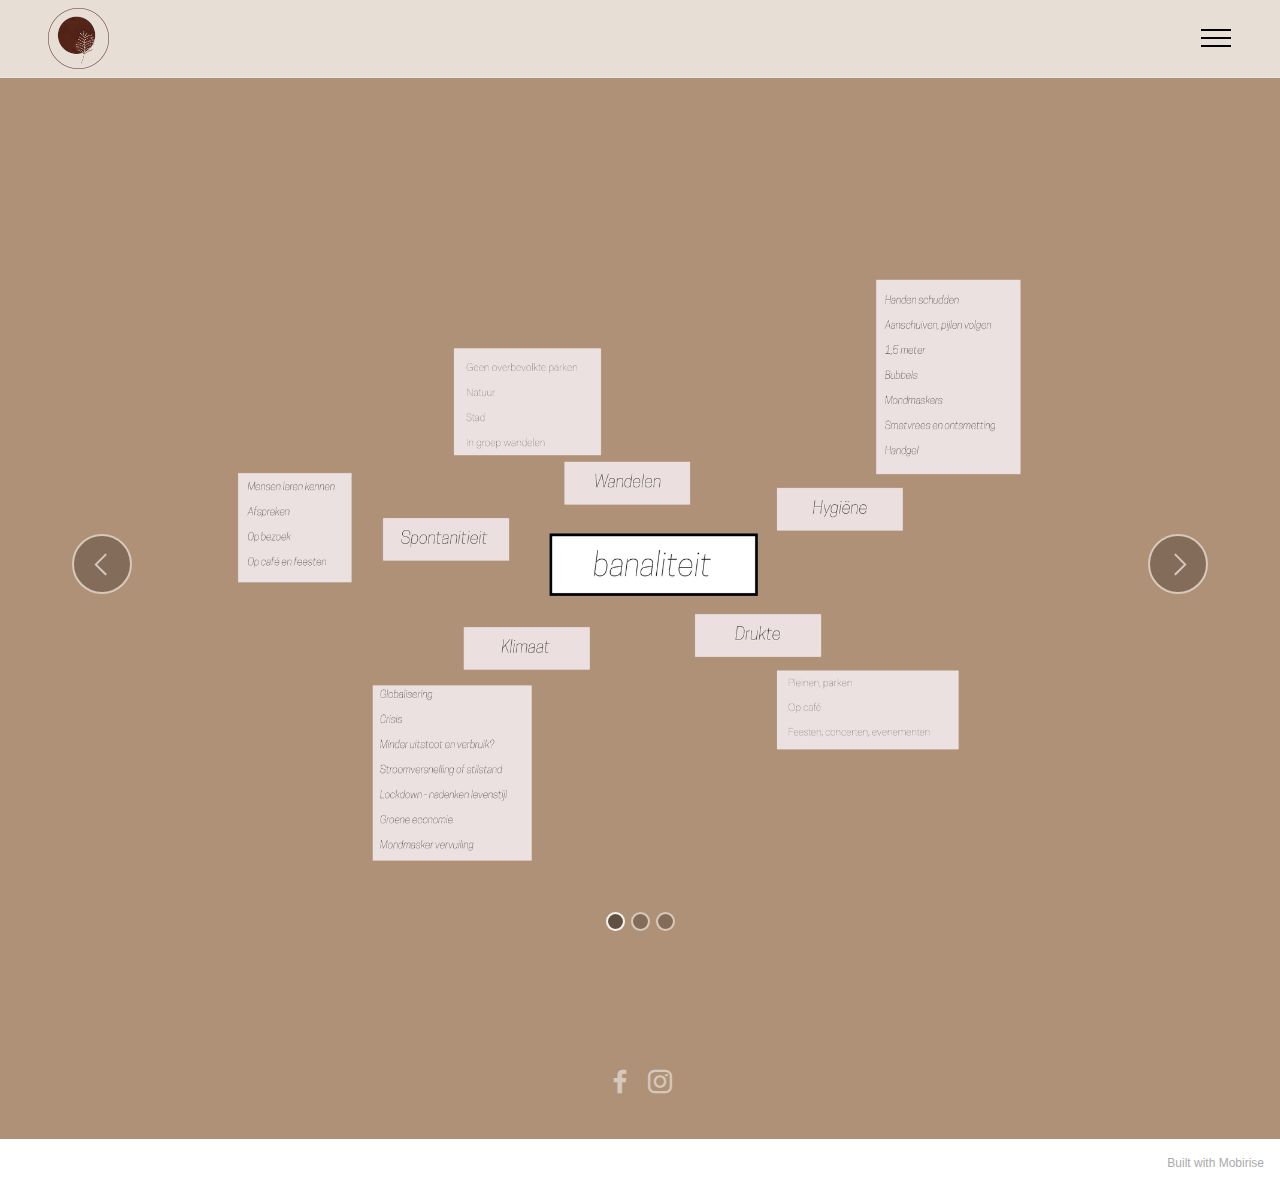
<file: page15.html>
<!DOCTYPE html>
<html  >
<head>
  <!-- Site made with Mobirise Website Builder v5.2.0, https://mobirise.com -->
  <meta charset="UTF-8">
  <meta http-equiv="X-UA-Compatible" content="IE=edge">
  <meta name="generator" content="Mobirise v5.2.0, mobirise.com">
  <meta name="viewport" content="width=device-width, initial-scale=1, minimum-scale=1">
  <link rel="shortcut icon" href="assets/images/131748325-117872866743170-8670567448461945514-n-121x121.png" type="image/x-icon">
  <meta name="description" content="">
  
  
  <title>Mindmaps</title>
  <link rel="stylesheet" href="assets/web/assets/mobirise-icons2/mobirise2.css">
  <link rel="stylesheet" href="assets/tether/tether.min.css">
  <link rel="stylesheet" href="assets/bootstrap/css/bootstrap.min.css">
  <link rel="stylesheet" href="assets/bootstrap/css/bootstrap-grid.min.css">
  <link rel="stylesheet" href="assets/bootstrap/css/bootstrap-reboot.min.css">
  <link rel="stylesheet" href="assets/dropdown/css/style.css">
  <link rel="stylesheet" href="assets/socicon/css/styles.css">
  <link rel="stylesheet" href="assets/theme/css/style.css">
  <link rel="preload" as="style" href="assets/mobirise/css/mbr-additional.css"><link rel="stylesheet" href="assets/mobirise/css/mbr-additional.css" type="text/css">
  
  
  
  
</head>
<body>
  
  <section class="menu cid-s48OLK6784" once="menu" id="menu1-26">
    
    <nav class="navbar navbar-dropdown collapsed">
        <div class="container-fluid">
            <div class="navbar-brand">
                <span class="navbar-logo">
                    <a href="index.html">
                        <img src="assets/images/131748325-117872866743170-8670567448461945514-n-121x121.png" alt="Mobirise" style="height: 3.8rem;">
                    </a>
                </span>
                
            </div>
            <button class="navbar-toggler" type="button" data-toggle="collapse" data-target="#navbarSupportedContent" aria-controls="navbarNavAltMarkup" aria-expanded="false" aria-label="Toggle navigation">
                <div class="hamburger">
                    <span></span>
                    <span></span>
                    <span></span>
                    <span></span>
                </div>
            </button>
            <div class="collapse navbar-collapse" id="navbarSupportedContent">
                <ul class="navbar-nav nav-dropdown nav-right" data-app-modern-menu="true"><li class="nav-item"><a class="nav-link link text-white text-primary display-4" href="page5.html" aria-expanded="false">Proces</a></li><li class="nav-item"><a class="nav-link link text-white display-4" href="page6.html" aria-expanded="false">Results</a></li><li class="nav-item"><a class="nav-link link text-white display-4" href="page14.html" aria-expanded="false">Opinions</a></li><li class="nav-item"><a class="nav-link link text-white display-4" href="page10.html">Contact</a></li></ul>
                <div class="icons-menu">
                    <a class="iconfont-wrapper" href="https://www.facebook.com/Balance-in-Bacteria-102045528451287">
                        <span class="p-2 mbr-iconfont socicon-facebook socicon" style="color: rgb(250, 250, 250); fill: rgb(250, 250, 250);"></span>
                    </a>
                    <a class="iconfont-wrapper" href="https://www.instagram.com/unfoldingtimeline/">
                        <span class="p-2 mbr-iconfont socicon-instagram socicon" style="color: rgb(250, 250, 250); fill: rgb(250, 250, 250);"></span>
                    </a>
                    
                    
                </div>
                
            </div>
        </div>
    </nav>

</section>

<section class="slider2 cid-siLKWEA4Qo" id="slider2-2j">
    

    
    <div class="container-fluid">
        <div class="row justify-content-center">
            <div class="col-12 col-md-10 col-lg-12">
                <div class="carousel slide" id="sllIV5lL5e" data-interval="5000">
                    
                    <ol class="carousel-indicators">
                        <li data-slide-to="0" class="active" data-target="#sllIV5lL5e"></li>
                        <li data-slide-to="1" data-target="#sllIV5lL5e"></li>
                        <li data-slide-to="2" data-target="#sllIV5lL5e"></li>
                    </ol>
                    <div class="carousel-inner">
                        <div class="carousel-item slider-image item active">
                            <div class="item-wrapper">
                                <img class="d-block w-100" src="assets/images/1-1890x1336.png">
                                
                            </div>
                        </div>
                        <div class="carousel-item slider-image item">
                            <div class="item-wrapper">
                                <img class="d-block w-100" src="assets/images/3-1890x1336.png">
                                
                            </div>
                        </div>
                        <div class="carousel-item slider-image item">
                            <div class="item-wrapper">
                                <img class="d-block w-100" src="assets/images/4-1682x1189.png">
                                
                            </div>
                        </div>
                    </div>
                    <a class="carousel-control carousel-control-prev" role="button" data-slide="prev" href="#sllIV5lL5e">
                        <span class="mobi-mbri mobi-mbri-arrow-prev" aria-hidden="true"></span>
                        <span class="sr-only">Previous</span>
                    </a>
                    <a class="carousel-control carousel-control-next" role="button" data-slide="next" href="#sllIV5lL5e">
                        <span class="mobi-mbri mobi-mbri-arrow-next" aria-hidden="true"></span>
                        <span class="sr-only">Next</span>
                    </a>
                </div>
            </div>
        </div>
    </div>
</section>

<section class="footer3 cid-s48P1Icc8J" once="footers" id="footer3-27">

    

    

    <div class="container">
        <div class="media-container-row align-center mbr-white">
            
            <div class="row social-row">
                <div class="social-list align-right pb-2">
                    
                    
                    
                    
                    
                    
                <div class="soc-item">
                        <a href="https://www.facebook.com/Balance-in-Bacteria-102045528451287/" target="_blank">
                            <span class="mbr-iconfont mbr-iconfont-social socicon-facebook socicon"></span>
                        </a>
                    </div><div class="soc-item">
                        <a href="https://www.instagram.com/unfoldingtimeline/" target="_blank">
                            <span class="mbr-iconfont mbr-iconfont-social socicon-instagram socicon"></span>
                        </a>
                    </div></div>
            </div>
            <div class="row row-copirayt">
                <p class="mbr-text mb-0 mbr-fonts-style mbr-white align-center display-7"></p>
            </div>
        </div>
    </div>
</section><section style="background-color: #fff; font-family: -apple-system, BlinkMacSystemFont, 'Segoe UI', 'Roboto', 'Helvetica Neue', Arial, sans-serif; color:#aaa; font-size:12px; padding: 0; align-items: center; display: flex;"><a href="https://mobirise.site/f" style="flex: 1 1; height: 3rem; padding-left: 1rem;"></a><p style="flex: 0 0 auto; margin:0; padding-right:1rem;">Built with <a href="https://mobirise.site/a" style="color:#aaa;">Mobirise</a></p></section><script src="assets/web/assets/jquery/jquery.min.js"></script>  <script src="assets/popper/popper.min.js"></script>  <script src="assets/tether/tether.min.js"></script>  <script src="assets/bootstrap/js/bootstrap.min.js"></script>  <script src="assets/smoothscroll/smooth-scroll.js"></script>  <script src="assets/dropdown/js/nav-dropdown.js"></script>  <script src="assets/dropdown/js/navbar-dropdown.js"></script>  <script src="assets/touchswipe/jquery.touch-swipe.min.js"></script>  <script src="assets/theme/js/script.js"></script>  
  
  
</body>
</html>
</file>
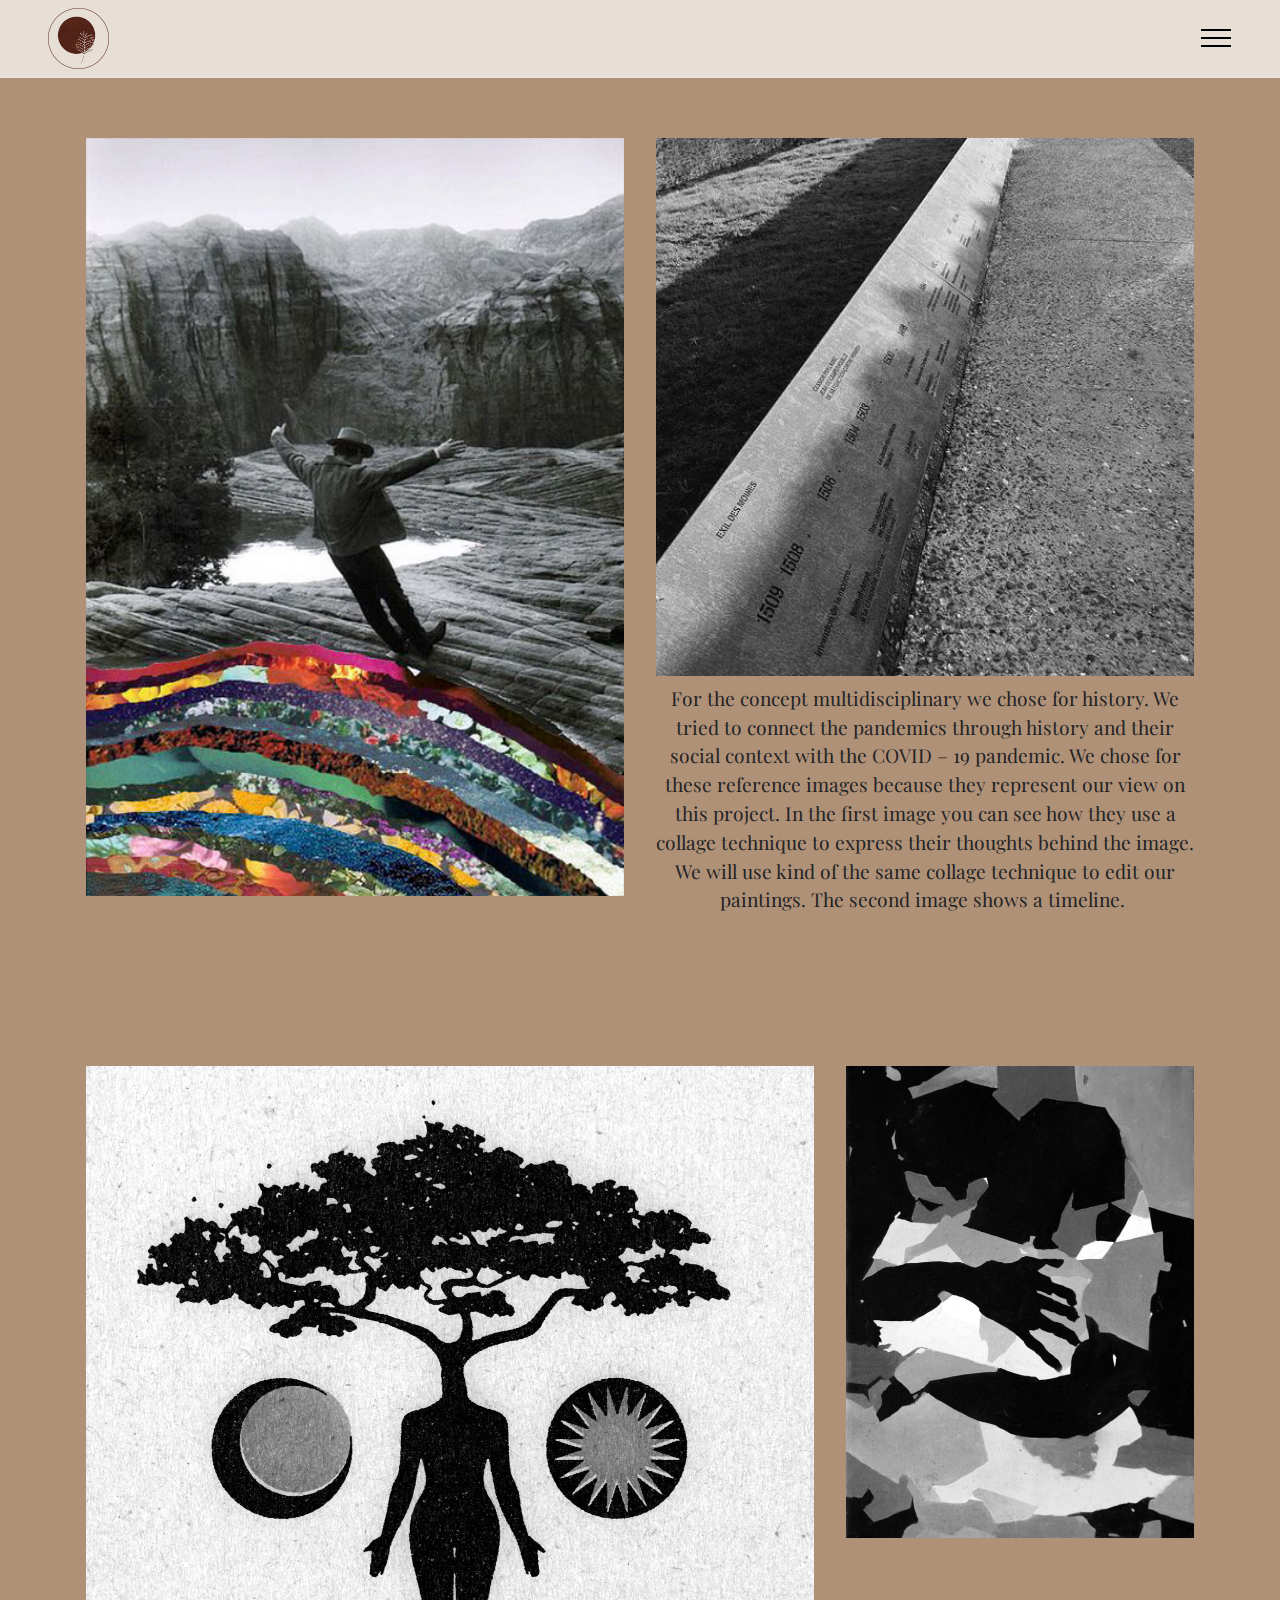
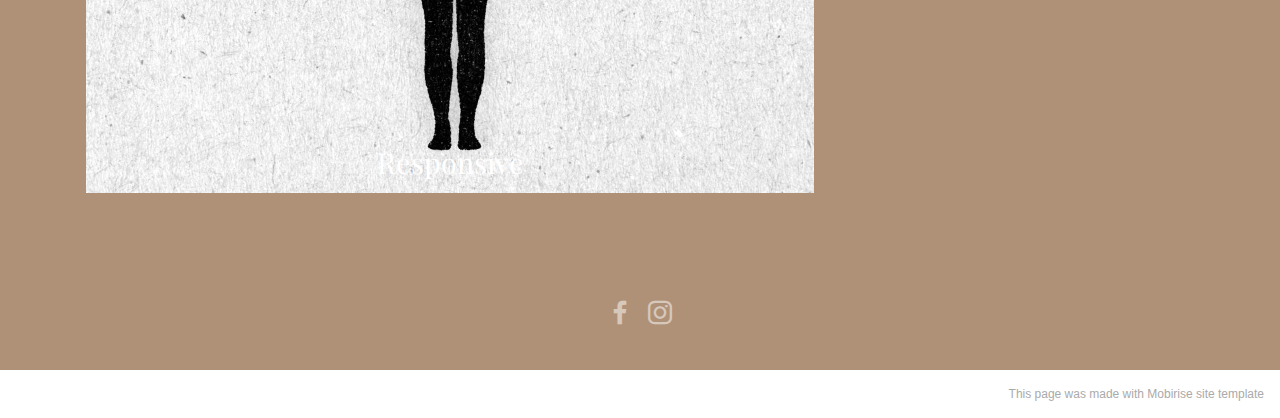
<file: page16.html>
<!DOCTYPE html>
<html  >
<head>
  <!-- Site made with Mobirise Website Builder v5.2.0, https://mobirise.com -->
  <meta charset="UTF-8">
  <meta http-equiv="X-UA-Compatible" content="IE=edge">
  <meta name="generator" content="Mobirise v5.2.0, mobirise.com">
  <meta name="viewport" content="width=device-width, initial-scale=1, minimum-scale=1">
  <link rel="shortcut icon" href="assets/images/131748325-117872866743170-8670567448461945514-n-121x121.png" type="image/x-icon">
  <meta name="description" content="">
  
  
  <title>References</title>
  <link rel="stylesheet" href="assets/tether/tether.min.css">
  <link rel="stylesheet" href="assets/bootstrap/css/bootstrap.min.css">
  <link rel="stylesheet" href="assets/bootstrap/css/bootstrap-grid.min.css">
  <link rel="stylesheet" href="assets/bootstrap/css/bootstrap-reboot.min.css">
  <link rel="stylesheet" href="assets/dropdown/css/style.css">
  <link rel="stylesheet" href="assets/socicon/css/styles.css">
  <link rel="stylesheet" href="assets/theme/css/style.css">
  <link rel="preload" as="style" href="assets/mobirise/css/mbr-additional.css"><link rel="stylesheet" href="assets/mobirise/css/mbr-additional.css" type="text/css">
  
  
  
  
</head>
<body>
  
  <section class="menu cid-s48OLK6784" once="menu" id="menu1-28">
    
    <nav class="navbar navbar-dropdown collapsed">
        <div class="container-fluid">
            <div class="navbar-brand">
                <span class="navbar-logo">
                    <a href="index.html">
                        <img src="assets/images/131748325-117872866743170-8670567448461945514-n-121x121.png" alt="Mobirise" style="height: 3.8rem;">
                    </a>
                </span>
                
            </div>
            <button class="navbar-toggler" type="button" data-toggle="collapse" data-target="#navbarSupportedContent" aria-controls="navbarNavAltMarkup" aria-expanded="false" aria-label="Toggle navigation">
                <div class="hamburger">
                    <span></span>
                    <span></span>
                    <span></span>
                    <span></span>
                </div>
            </button>
            <div class="collapse navbar-collapse" id="navbarSupportedContent">
                <ul class="navbar-nav nav-dropdown nav-right" data-app-modern-menu="true"><li class="nav-item"><a class="nav-link link text-white text-primary display-4" href="page5.html" aria-expanded="false">Proces</a></li><li class="nav-item"><a class="nav-link link text-white display-4" href="page6.html" aria-expanded="false">Results</a></li><li class="nav-item"><a class="nav-link link text-white display-4" href="page14.html" aria-expanded="false">Opinions</a></li><li class="nav-item"><a class="nav-link link text-white display-4" href="page10.html">Contact</a></li></ul>
                <div class="icons-menu">
                    <a class="iconfont-wrapper" href="https://www.facebook.com/Balance-in-Bacteria-102045528451287">
                        <span class="p-2 mbr-iconfont socicon-facebook socicon" style="color: rgb(250, 250, 250); fill: rgb(250, 250, 250);"></span>
                    </a>
                    <a class="iconfont-wrapper" href="https://www.instagram.com/unfoldingtimeline/">
                        <span class="p-2 mbr-iconfont socicon-instagram socicon" style="color: rgb(250, 250, 250); fill: rgb(250, 250, 250);"></span>
                    </a>
                    
                    
                </div>
                
            </div>
        </div>
    </nav>

</section>

<section class="image5 cid-siKTq7kfsg" id="image5-2h">
    
    
    <div class="container">
        <div class="row">
            <div class="col-12 col-md-12">
                <div class="row">
                    <div class="col-12 col-lg-6">
                        <div class="img-item mb-3">
                            <img src="assets/images/referentiebeeld3-454x640.jpg" alt="">
                            <p class="mbr-fonts-style align-center mt-2 display-7"></p>
                        </div>
                    </div>
                    <div class="col-12 col-lg">
                        <div class="img-item mb-3">
                            <img src="assets/images/referentiebeeld-2-512x512.jpg" alt="">
                            <p class="mbr-fonts-style align-center mt-2 display-7">For the concept multidisciplinary we chose for history. We tried to connect the pandemics through history and their social context with the COVID – 19 pandemic. We chose for these reference images because they represent our view on this project. In the first image you can see how they use a collage technique to express their thoughts behind the image. We will use kind of the same collage technique to edit our paintings. The second image shows a timeline.&nbsp;</p>
                        </div>
                    </div>
                </div>
            </div>
        </div>
    </div>
</section>

<section class="image6 cid-siKTxZKqZc" id="image6-2i">
    
    
    
    
    <div class="container">
        <div class="row">
            <div class="col-12 col-md-12">
                <div class="row">
                    <div class="col-12 col-lg-8">
                        <div class="img-item mb-3">
                            <img src="assets/images/referentiebeeld-5-1456x1453.jpg" alt="">
                            <div class="img-description mbr-white">
                                <p class="mbr-fonts-style align-center text1 display-5">
                                    Responsive
                                </p>
                            </div>
                        </div>
                    </div>
                    <div class="col-12 col-lg">
                        <div class="img-item mb-3">
                            <img src="assets/images/referentiebeeld-3-696x943.jpg" alt="">
                            <div class="img-description mbr-white">
                                <p class="mbr-fonts-style align-center text2 display-5"></p>
                            </div>
                        </div>
                    </div>
                </div>
            </div>
        </div>
    </div>
</section>

<section class="footer3 cid-s48P1Icc8J" once="footers" id="footer3-29">

    

    

    <div class="container">
        <div class="media-container-row align-center mbr-white">
            
            <div class="row social-row">
                <div class="social-list align-right pb-2">
                    
                    
                    
                    
                    
                    
                <div class="soc-item">
                        <a href="https://www.facebook.com/Balance-in-Bacteria-102045528451287/" target="_blank">
                            <span class="mbr-iconfont mbr-iconfont-social socicon-facebook socicon"></span>
                        </a>
                    </div><div class="soc-item">
                        <a href="https://www.instagram.com/unfoldingtimeline/" target="_blank">
                            <span class="mbr-iconfont mbr-iconfont-social socicon-instagram socicon"></span>
                        </a>
                    </div></div>
            </div>
            <div class="row row-copirayt">
                <p class="mbr-text mb-0 mbr-fonts-style mbr-white align-center display-7"></p>
            </div>
        </div>
    </div>
</section><section style="background-color: #fff; font-family: -apple-system, BlinkMacSystemFont, 'Segoe UI', 'Roboto', 'Helvetica Neue', Arial, sans-serif; color:#aaa; font-size:12px; padding: 0; align-items: center; display: flex;"><a href="https://mobirise.site/d" style="flex: 1 1; height: 3rem; padding-left: 1rem;"></a><p style="flex: 0 0 auto; margin:0; padding-right:1rem;"><a href="https://mobirise.site/q" style="color:#aaa;">This page</a> was made with Mobirise site template</p></section><script src="assets/web/assets/jquery/jquery.min.js"></script>  <script src="assets/popper/popper.min.js"></script>  <script src="assets/tether/tether.min.js"></script>  <script src="assets/bootstrap/js/bootstrap.min.js"></script>  <script src="assets/smoothscroll/smooth-scroll.js"></script>  <script src="assets/dropdown/js/nav-dropdown.js"></script>  <script src="assets/dropdown/js/navbar-dropdown.js"></script>  <script src="assets/touchswipe/jquery.touch-swipe.min.js"></script>  <script src="assets/theme/js/script.js"></script>  
  
  
</body>
</html>
</file>
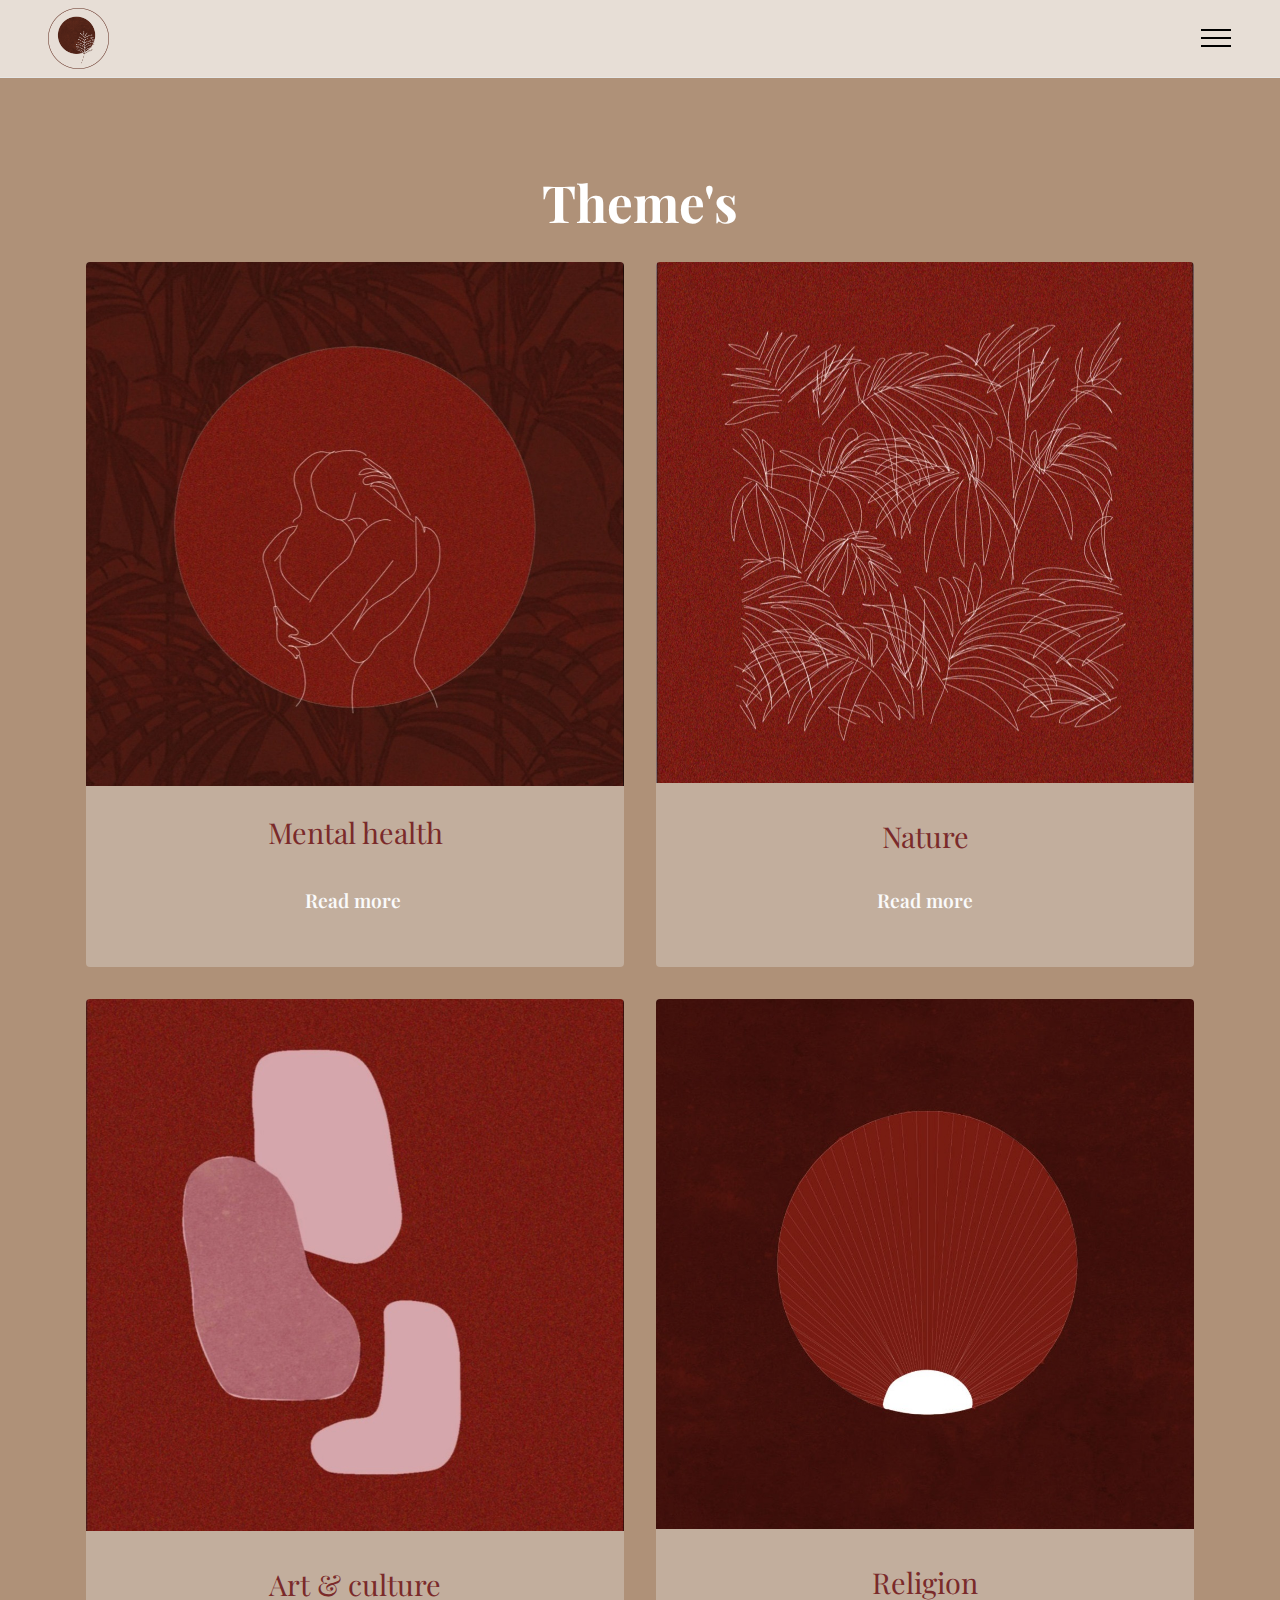
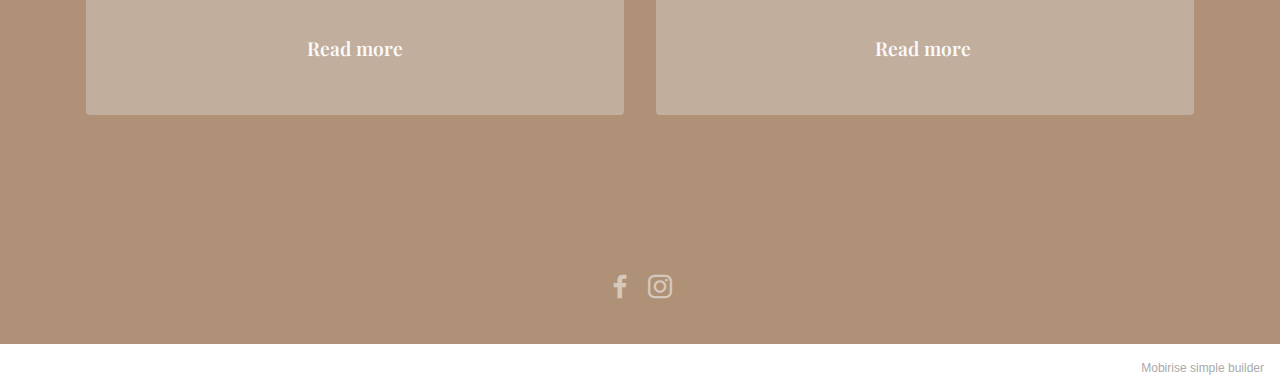
<file: page17.html>
<!DOCTYPE html>
<html  >
<head>
  <!-- Site made with Mobirise Website Builder v5.2.0, https://mobirise.com -->
  <meta charset="UTF-8">
  <meta http-equiv="X-UA-Compatible" content="IE=edge">
  <meta name="generator" content="Mobirise v5.2.0, mobirise.com">
  <meta name="viewport" content="width=device-width, initial-scale=1, minimum-scale=1">
  <link rel="shortcut icon" href="assets/images/131748325-117872866743170-8670567448461945514-n-121x121.png" type="image/x-icon">
  <meta name="description" content="">
  
  
  <title>Theme's</title>
  <link rel="stylesheet" href="assets/tether/tether.min.css">
  <link rel="stylesheet" href="assets/bootstrap/css/bootstrap.min.css">
  <link rel="stylesheet" href="assets/bootstrap/css/bootstrap-grid.min.css">
  <link rel="stylesheet" href="assets/bootstrap/css/bootstrap-reboot.min.css">
  <link rel="stylesheet" href="assets/dropdown/css/style.css">
  <link rel="stylesheet" href="assets/socicon/css/styles.css">
  <link rel="stylesheet" href="assets/theme/css/style.css">
  <link rel="preload" as="style" href="assets/mobirise/css/mbr-additional.css"><link rel="stylesheet" href="assets/mobirise/css/mbr-additional.css" type="text/css">
  
  
  
  
</head>
<body>
  
  <section class="menu cid-s48OLK6784" once="menu" id="menu1-2e">
    
    <nav class="navbar navbar-dropdown collapsed">
        <div class="container-fluid">
            <div class="navbar-brand">
                <span class="navbar-logo">
                    <a href="index.html">
                        <img src="assets/images/131748325-117872866743170-8670567448461945514-n-121x121.png" alt="Mobirise" style="height: 3.8rem;">
                    </a>
                </span>
                
            </div>
            <button class="navbar-toggler" type="button" data-toggle="collapse" data-target="#navbarSupportedContent" aria-controls="navbarNavAltMarkup" aria-expanded="false" aria-label="Toggle navigation">
                <div class="hamburger">
                    <span></span>
                    <span></span>
                    <span></span>
                    <span></span>
                </div>
            </button>
            <div class="collapse navbar-collapse" id="navbarSupportedContent">
                <ul class="navbar-nav nav-dropdown nav-right" data-app-modern-menu="true"><li class="nav-item"><a class="nav-link link text-white text-primary display-4" href="page5.html" aria-expanded="false">Proces</a></li><li class="nav-item"><a class="nav-link link text-white display-4" href="page6.html" aria-expanded="false">Results</a></li><li class="nav-item"><a class="nav-link link text-white display-4" href="page14.html" aria-expanded="false">Opinions</a></li><li class="nav-item"><a class="nav-link link text-white display-4" href="page10.html">Contact</a></li></ul>
                <div class="icons-menu">
                    <a class="iconfont-wrapper" href="https://www.facebook.com/Balance-in-Bacteria-102045528451287">
                        <span class="p-2 mbr-iconfont socicon-facebook socicon" style="color: rgb(250, 250, 250); fill: rgb(250, 250, 250);"></span>
                    </a>
                    <a class="iconfont-wrapper" href="https://www.instagram.com/unfoldingtimeline/">
                        <span class="p-2 mbr-iconfont socicon-instagram socicon" style="color: rgb(250, 250, 250); fill: rgb(250, 250, 250);"></span>
                    </a>
                    
                    
                </div>
                
            </div>
        </div>
    </nav>

</section>

<section class="gallery2 cid-siKOilscEv" id="gallery2-2g">
    
    
    <div class="container">
        <div class="mbr-section-head">
            <h4 class="mbr-section-title mbr-fonts-style align-center mb-0 display-2"><strong>Theme's</strong></h4>
            
        </div>
        <div class="row mt-4">
            <div class="item features-image сol-12 col-md-6 col-lg-6">
                <div class="item-wrapper">
                    <div class="item-img">
                        <img src="assets/images/tekening-2-1076x1521.jpeg" alt="">
                    </div>
                    <div class="item-content">
                        <h5 class="item-title mbr-fonts-style display-5"><p>Mental health</p></h5>
                        
                        
                    </div>
                    <div class="mbr-section-btn item-footer mt-2"><a href="page7.html" class="btn item-btn btn-white-outline display-7">Read more&nbsp;</a></div>
                </div>
            </div>
            <div class="item features-image сol-12 col-md-6 col-lg-6">
                <div class="item-wrapper">
                    <div class="item-img">
                        <img src="assets/images/tekening-2-1076x1520.jpeg" alt="">
                    </div>
                    <div class="item-content">
                        <h5 class="item-title mbr-fonts-style display-5">Nature</h5>
                        
                        
                    </div>
                    <div class="mbr-section-btn item-footer mt-2"><a href="page1.html" class="btn item-btn btn-white-outline display-7">Read more</a></div>
                </div>
            </div>
            <div class="item features-image сol-12 col-md-6 col-lg-6">
                <div class="item-wrapper">
                    <div class="item-img">
                        <img src="assets/images/tekening-4-1076x1520.jpeg" alt="">
                    </div>
                    <div class="item-content">
                        <h5 class="item-title mbr-fonts-style display-5">Art &amp; culture</h5>
                        
                        
                    </div>
                    <div class="mbr-section-btn item-footer mt-2"><a href="page9.html" class="btn item-btn btn-white-outline display-7">Read more</a></div>
                </div>
            </div>
            <div class="item features-image сol-12 col-md-6 col-lg-6">
                <div class="item-wrapper">
                    <div class="item-img">
                        <img src="assets/images/tekening-3-1076x1520.jpeg" alt="" title="">
                    </div>
                    <div class="item-content">
                        <h5 class="item-title mbr-fonts-style display-5">Religion</h5>
                        
                        
                    </div>
                    <div class="mbr-section-btn item-footer mt-2"><a href="page8.html" class="btn item-btn btn-white-outline display-7">Read more&nbsp;</a></div>
                </div>
            </div>
        </div>
    </div>
</section>

<section class="footer3 cid-s48P1Icc8J" once="footers" id="footer3-2f">

    

    

    <div class="container">
        <div class="media-container-row align-center mbr-white">
            
            <div class="row social-row">
                <div class="social-list align-right pb-2">
                    
                    
                    
                    
                    
                    
                <div class="soc-item">
                        <a href="https://www.facebook.com/Balance-in-Bacteria-102045528451287/" target="_blank">
                            <span class="mbr-iconfont mbr-iconfont-social socicon-facebook socicon"></span>
                        </a>
                    </div><div class="soc-item">
                        <a href="https://www.instagram.com/unfoldingtimeline/" target="_blank">
                            <span class="mbr-iconfont mbr-iconfont-social socicon-instagram socicon"></span>
                        </a>
                    </div></div>
            </div>
            <div class="row row-copirayt">
                <p class="mbr-text mb-0 mbr-fonts-style mbr-white align-center display-7"></p>
            </div>
        </div>
    </div>
</section><section style="background-color: #fff; font-family: -apple-system, BlinkMacSystemFont, 'Segoe UI', 'Roboto', 'Helvetica Neue', Arial, sans-serif; color:#aaa; font-size:12px; padding: 0; align-items: center; display: flex;"><a href="https://mobirise.site/b" style="flex: 1 1; height: 3rem; padding-left: 1rem;"></a><p style="flex: 0 0 auto; margin:0; padding-right:1rem;"><a href="https://mobirise.site" style="color:#aaa;">Mobirise</a> simple builder</p></section><script src="assets/web/assets/jquery/jquery.min.js"></script>  <script src="assets/popper/popper.min.js"></script>  <script src="assets/tether/tether.min.js"></script>  <script src="assets/bootstrap/js/bootstrap.min.js"></script>  <script src="assets/smoothscroll/smooth-scroll.js"></script>  <script src="assets/dropdown/js/nav-dropdown.js"></script>  <script src="assets/dropdown/js/navbar-dropdown.js"></script>  <script src="assets/touchswipe/jquery.touch-swipe.min.js"></script>  <script src="assets/theme/js/script.js"></script>  
  
  
</body>
</html>
</file>
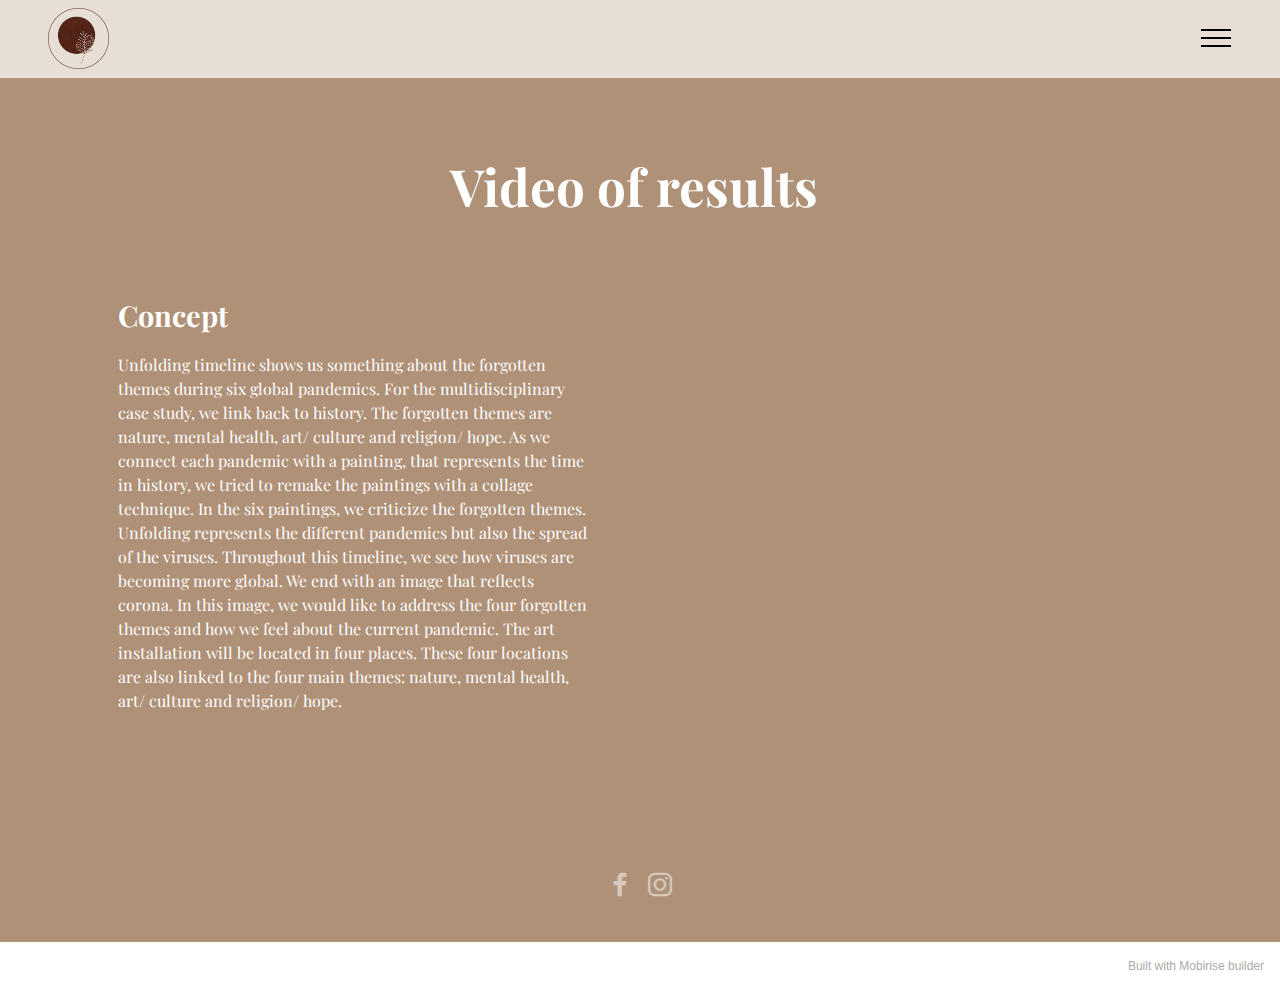
<file: page18.html>
<!DOCTYPE html>
<html  >
<head>
  <!-- Site made with Mobirise Website Builder v5.2.0, https://mobirise.com -->
  <meta charset="UTF-8">
  <meta http-equiv="X-UA-Compatible" content="IE=edge">
  <meta name="generator" content="Mobirise v5.2.0, mobirise.com">
  <meta name="viewport" content="width=device-width, initial-scale=1, minimum-scale=1">
  <link rel="shortcut icon" href="assets/images/131748325-117872866743170-8670567448461945514-n-121x121.png" type="image/x-icon">
  <meta name="description" content="">
  
  
  <title>video&nbsp;</title>
  <link rel="stylesheet" href="assets/tether/tether.min.css">
  <link rel="stylesheet" href="assets/bootstrap/css/bootstrap.min.css">
  <link rel="stylesheet" href="assets/bootstrap/css/bootstrap-grid.min.css">
  <link rel="stylesheet" href="assets/bootstrap/css/bootstrap-reboot.min.css">
  <link rel="stylesheet" href="assets/dropdown/css/style.css">
  <link rel="stylesheet" href="assets/socicon/css/styles.css">
  <link rel="stylesheet" href="assets/theme/css/style.css">
  <link rel="preload" as="style" href="assets/mobirise/css/mbr-additional.css"><link rel="stylesheet" href="assets/mobirise/css/mbr-additional.css" type="text/css">
  
  
  
  
</head>
<body>
  
  <section class="menu cid-s48OLK6784" once="menu" id="menu1-2p">
    
    <nav class="navbar navbar-dropdown collapsed">
        <div class="container-fluid">
            <div class="navbar-brand">
                <span class="navbar-logo">
                    <a href="index.html">
                        <img src="assets/images/131748325-117872866743170-8670567448461945514-n-121x121.png" alt="Mobirise" style="height: 3.8rem;">
                    </a>
                </span>
                
            </div>
            <button class="navbar-toggler" type="button" data-toggle="collapse" data-target="#navbarSupportedContent" aria-controls="navbarNavAltMarkup" aria-expanded="false" aria-label="Toggle navigation">
                <div class="hamburger">
                    <span></span>
                    <span></span>
                    <span></span>
                    <span></span>
                </div>
            </button>
            <div class="collapse navbar-collapse" id="navbarSupportedContent">
                <ul class="navbar-nav nav-dropdown nav-right" data-app-modern-menu="true"><li class="nav-item"><a class="nav-link link text-white text-primary display-4" href="page5.html" aria-expanded="false">Proces</a></li><li class="nav-item"><a class="nav-link link text-white display-4" href="page6.html" aria-expanded="false">Results</a></li><li class="nav-item"><a class="nav-link link text-white display-4" href="page14.html" aria-expanded="false">Opinions</a></li><li class="nav-item"><a class="nav-link link text-white display-4" href="page10.html">Contact</a></li></ul>
                <div class="icons-menu">
                    <a class="iconfont-wrapper" href="https://www.facebook.com/Balance-in-Bacteria-102045528451287">
                        <span class="p-2 mbr-iconfont socicon-facebook socicon" style="color: rgb(250, 250, 250); fill: rgb(250, 250, 250);"></span>
                    </a>
                    <a class="iconfont-wrapper" href="https://www.instagram.com/unfoldingtimeline/">
                        <span class="p-2 mbr-iconfont socicon-instagram socicon" style="color: rgb(250, 250, 250); fill: rgb(250, 250, 250);"></span>
                    </a>
                    
                    
                </div>
                
            </div>
        </div>
    </nav>

</section>

<section class="video5 cid-sjNGH2ia8g" id="video5-2r">
    
    
    <div class="container">
        <div class="title-wrapper mb-5">
            <h4 class="mbr-section-title mbr-fonts-style mb-0 display-2"><strong>Video of results&nbsp;</strong></h4>
        </div>
        <div class="row align-items-center">
            <div class="col-12 col-lg-6 video-block">
                <div class="video-wrapper"><iframe class="mbr-embedded-video" src="https://www.youtube.com/embed/bx16F5QF0Rw?rel=0&amp;amp;showinfo=0&amp;autoplay=1&amp;loop=1&amp;playlist=bx16F5QF0Rw" width="1280" height="720" frameborder="0" allowfullscreen></iframe></div>
                <p class="mbr-description pt-2 mbr-fonts-style display-4"></p>
            </div>
            <div class="col-12 col-lg">
                <div class="text-wrapper">
                    <h3 class="mbr-section-subtitle mbr-fonts-style mb-3 display-5"><strong>Concept&nbsp; &nbsp;</strong></h3>
                    <p class="mbr-text mbr-fonts-style display-4">Unfolding timeline shows us something about the forgotten themes during six global pandemics. For the multidisciplinary case study, we link back to history. The forgotten themes are nature, mental health, art/ culture and religion/ hope. As we connect each pandemic with a painting, that represents the time in history, we tried to remake the paintings with a collage technique. In the six paintings, we criticize the forgotten themes. Unfolding represents the different pandemics but also the spread of the viruses. Throughout this timeline, we see how viruses are becoming more global. We end with an image that reflects corona. In this image, we would like to address the four forgotten themes and how we feel about the current pandemic. The art installation will be located in four places. These four locations are also linked to the four main themes: nature, mental health, art/ culture and religion/ hope.</p>
                </div>
            </div>
        </div>
    </div>
</section>

<section class="footer3 cid-s48P1Icc8J" once="footers" id="footer3-2q">

    

    

    <div class="container">
        <div class="media-container-row align-center mbr-white">
            
            <div class="row social-row">
                <div class="social-list align-right pb-2">
                    
                    
                    
                    
                    
                    
                <div class="soc-item">
                        <a href="https://www.facebook.com/Balance-in-Bacteria-102045528451287/" target="_blank">
                            <span class="mbr-iconfont mbr-iconfont-social socicon-facebook socicon"></span>
                        </a>
                    </div><div class="soc-item">
                        <a href="https://www.instagram.com/unfoldingtimeline/" target="_blank">
                            <span class="mbr-iconfont mbr-iconfont-social socicon-instagram socicon"></span>
                        </a>
                    </div></div>
            </div>
            <div class="row row-copirayt">
                <p class="mbr-text mb-0 mbr-fonts-style mbr-white align-center display-7"></p>
            </div>
        </div>
    </div>
</section><section style="background-color: #fff; font-family: -apple-system, BlinkMacSystemFont, 'Segoe UI', 'Roboto', 'Helvetica Neue', Arial, sans-serif; color:#aaa; font-size:12px; padding: 0; align-items: center; display: flex;"><a href="https://mobirise.site/r" style="flex: 1 1; height: 3rem; padding-left: 1rem;"></a><p style="flex: 0 0 auto; margin:0; padding-right:1rem;"><a href="https://mobirise.site/i" style="color:#aaa;">Built with Mobirise</a> builder</p></section><script src="assets/web/assets/jquery/jquery.min.js"></script>  <script src="assets/popper/popper.min.js"></script>  <script src="assets/tether/tether.min.js"></script>  <script src="assets/bootstrap/js/bootstrap.min.js"></script>  <script src="assets/smoothscroll/smooth-scroll.js"></script>  <script src="assets/dropdown/js/nav-dropdown.js"></script>  <script src="assets/dropdown/js/navbar-dropdown.js"></script>  <script src="assets/touchswipe/jquery.touch-swipe.min.js"></script>  <script src="assets/playervimeo/vimeo_player.js"></script>  <script src="assets/theme/js/script.js"></script>  
  
  
</body>
</html>
</file>
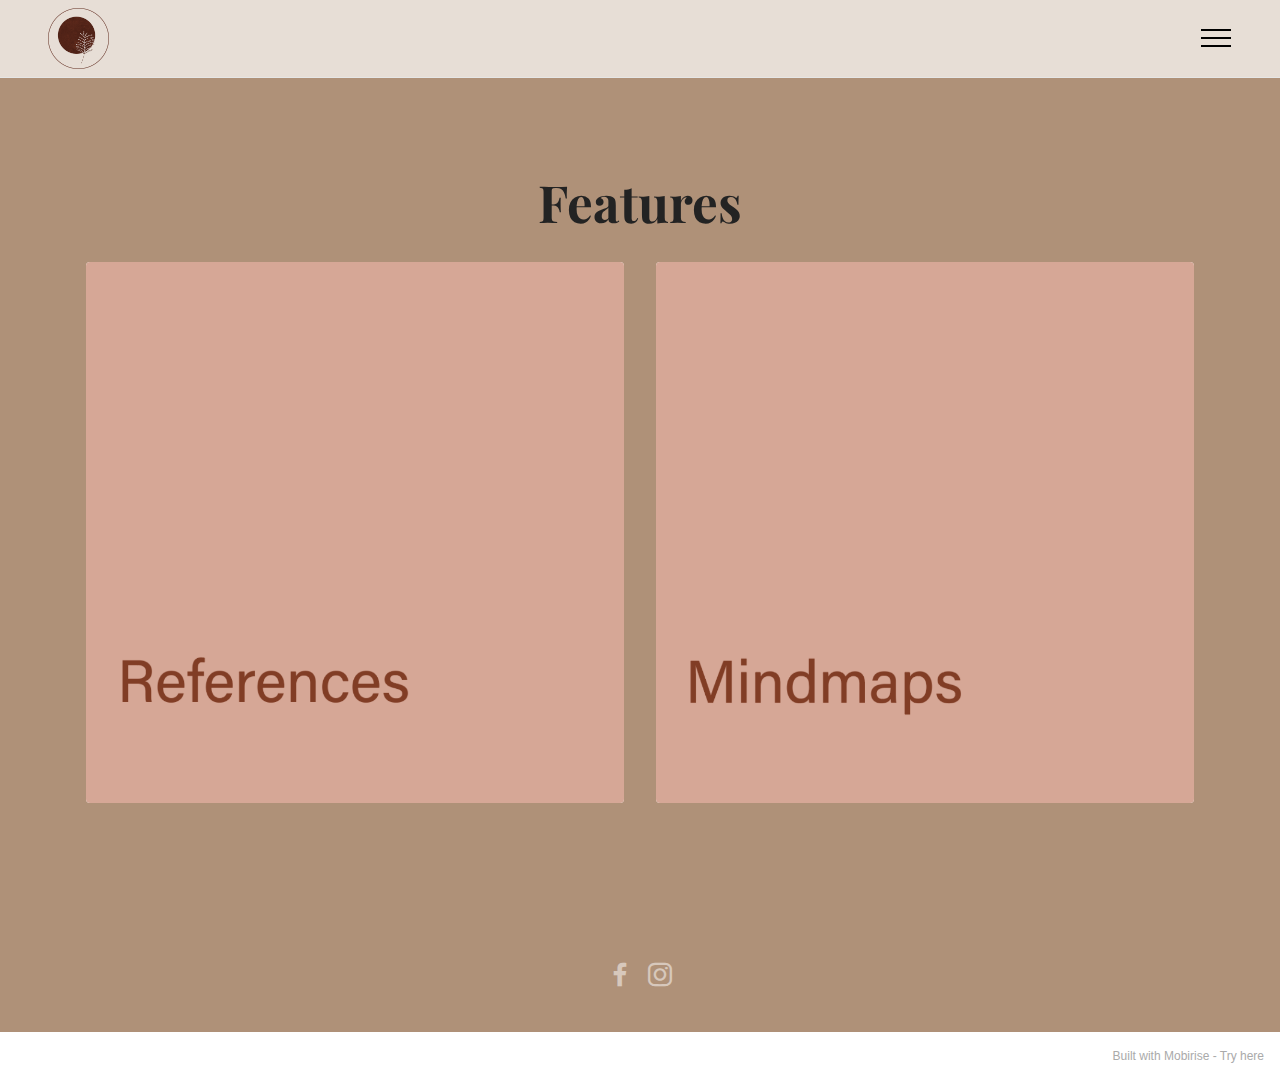
<file: page5.html>
<!DOCTYPE html>
<html  >
<head>
  <!-- Site made with Mobirise Website Builder v5.2.0, https://mobirise.com -->
  <meta charset="UTF-8">
  <meta http-equiv="X-UA-Compatible" content="IE=edge">
  <meta name="generator" content="Mobirise v5.2.0, mobirise.com">
  <meta name="viewport" content="width=device-width, initial-scale=1, minimum-scale=1">
  <link rel="shortcut icon" href="assets/images/131748325-117872866743170-8670567448461945514-n-121x121.png" type="image/x-icon">
  <meta name="description" content="">
  
  
  <title>Proces</title>
  <link rel="stylesheet" href="assets/tether/tether.min.css">
  <link rel="stylesheet" href="assets/bootstrap/css/bootstrap.min.css">
  <link rel="stylesheet" href="assets/bootstrap/css/bootstrap-grid.min.css">
  <link rel="stylesheet" href="assets/bootstrap/css/bootstrap-reboot.min.css">
  <link rel="stylesheet" href="assets/dropdown/css/style.css">
  <link rel="stylesheet" href="assets/socicon/css/styles.css">
  <link rel="stylesheet" href="assets/theme/css/style.css">
  <link rel="preload" as="style" href="assets/mobirise/css/mbr-additional.css"><link rel="stylesheet" href="assets/mobirise/css/mbr-additional.css" type="text/css">
  
  
  
  
</head>
<body>
  
  <section class="menu cid-s48OLK6784" once="menu" id="menu1-u">
    
    <nav class="navbar navbar-dropdown collapsed">
        <div class="container-fluid">
            <div class="navbar-brand">
                <span class="navbar-logo">
                    <a href="index.html">
                        <img src="assets/images/131748325-117872866743170-8670567448461945514-n-121x121.png" alt="Mobirise" style="height: 3.8rem;">
                    </a>
                </span>
                
            </div>
            <button class="navbar-toggler" type="button" data-toggle="collapse" data-target="#navbarSupportedContent" aria-controls="navbarNavAltMarkup" aria-expanded="false" aria-label="Toggle navigation">
                <div class="hamburger">
                    <span></span>
                    <span></span>
                    <span></span>
                    <span></span>
                </div>
            </button>
            <div class="collapse navbar-collapse" id="navbarSupportedContent">
                <ul class="navbar-nav nav-dropdown nav-right" data-app-modern-menu="true"><li class="nav-item"><a class="nav-link link text-white text-primary display-4" href="page5.html" aria-expanded="false">Proces</a></li><li class="nav-item"><a class="nav-link link text-white display-4" href="page6.html" aria-expanded="false">Results</a></li><li class="nav-item"><a class="nav-link link text-white display-4" href="page14.html" aria-expanded="false">Opinions</a></li><li class="nav-item"><a class="nav-link link text-white display-4" href="page10.html">Contact</a></li></ul>
                <div class="icons-menu">
                    <a class="iconfont-wrapper" href="https://www.facebook.com/Balance-in-Bacteria-102045528451287">
                        <span class="p-2 mbr-iconfont socicon-facebook socicon" style="color: rgb(250, 250, 250); fill: rgb(250, 250, 250);"></span>
                    </a>
                    <a class="iconfont-wrapper" href="https://www.instagram.com/unfoldingtimeline/">
                        <span class="p-2 mbr-iconfont socicon-instagram socicon" style="color: rgb(250, 250, 250); fill: rgb(250, 250, 250);"></span>
                    </a>
                    
                    
                </div>
                
            </div>
        </div>
    </nav>

</section>

<section class="features3 cid-sjNBGYUZ3D" id="features3-2l">
    
    
    <div class="container">
        <div class="mbr-section-head">
            <h4 class="mbr-section-title mbr-fonts-style align-center mb-0 display-2">
                <strong>Features</strong></h4>
            
        </div>
        <div class="row mt-4">
            <div class="item features-image сol-12 col-md-6 col-lg-6">
                <div class="item-wrapper">
                    <div class="item-img">
                        <a href="page16.html"><img src="assets/images/schermafbeelding-2020-12-21-om-15.41.24-896x900.png" data-slide-to="2" alt=""></a>
                    </div>
                    
                    
                </div>
            </div><div class="item features-image сol-12 col-md-6 col-lg-6">
                <div class="item-wrapper">
                    <div class="item-img">
                        <a href="page15.html"><img src="assets/images/schermafbeelding-2020-12-21-om-15.40.34-896x900.png" data-slide-to="0" alt=""></a>
                    </div>
                    
                    
                </div>
            </div>
            
            
        </div>
    </div>
</section>

<section class="footer3 cid-s48P1Icc8J" once="footers" id="footer3-v">

    

    

    <div class="container">
        <div class="media-container-row align-center mbr-white">
            
            <div class="row social-row">
                <div class="social-list align-right pb-2">
                    
                    
                    
                    
                    
                    
                <div class="soc-item">
                        <a href="https://www.facebook.com/Balance-in-Bacteria-102045528451287/" target="_blank">
                            <span class="mbr-iconfont mbr-iconfont-social socicon-facebook socicon"></span>
                        </a>
                    </div><div class="soc-item">
                        <a href="https://www.instagram.com/unfoldingtimeline/" target="_blank">
                            <span class="mbr-iconfont mbr-iconfont-social socicon-instagram socicon"></span>
                        </a>
                    </div></div>
            </div>
            <div class="row row-copirayt">
                <p class="mbr-text mb-0 mbr-fonts-style mbr-white align-center display-7"></p>
            </div>
        </div>
    </div>
</section><section style="background-color: #fff; font-family: -apple-system, BlinkMacSystemFont, 'Segoe UI', 'Roboto', 'Helvetica Neue', Arial, sans-serif; color:#aaa; font-size:12px; padding: 0; align-items: center; display: flex;"><a href="https://mobirise.site/u" style="flex: 1 1; height: 3rem; padding-left: 1rem;"></a><p style="flex: 0 0 auto; margin:0; padding-right:1rem;">Built with Mobirise - <a href="https://mobirise.site/k" style="color:#aaa;">Try here</a></p></section><script src="assets/web/assets/jquery/jquery.min.js"></script>  <script src="assets/popper/popper.min.js"></script>  <script src="assets/tether/tether.min.js"></script>  <script src="assets/bootstrap/js/bootstrap.min.js"></script>  <script src="assets/smoothscroll/smooth-scroll.js"></script>  <script src="assets/dropdown/js/nav-dropdown.js"></script>  <script src="assets/dropdown/js/navbar-dropdown.js"></script>  <script src="assets/touchswipe/jquery.touch-swipe.min.js"></script>  <script src="assets/theme/js/script.js"></script>  
  
  
</body>
</html>
</file>
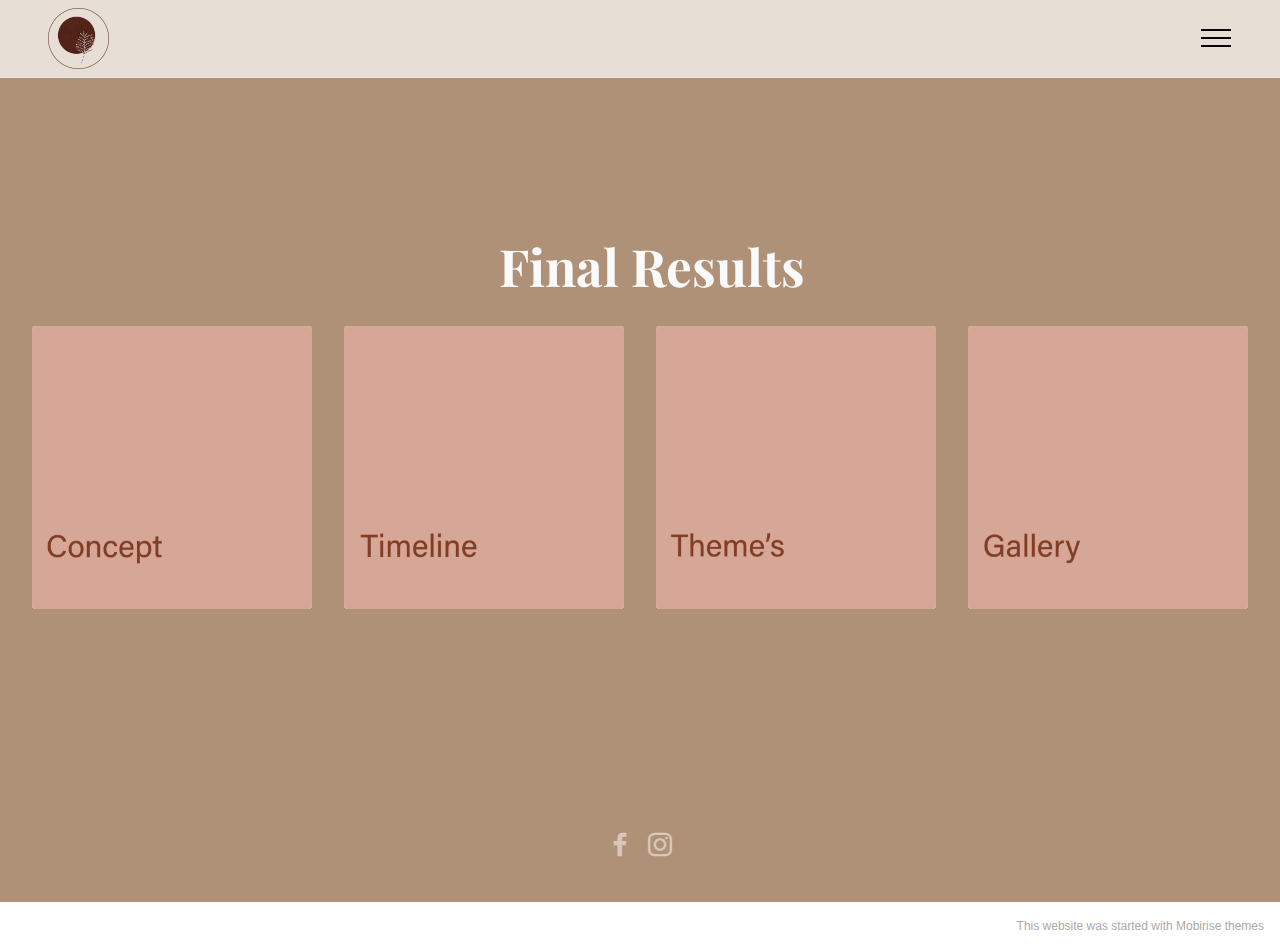
<file: page6.html>
<!DOCTYPE html>
<html  >
<head>
  <!-- Site made with Mobirise Website Builder v5.2.0, https://mobirise.com -->
  <meta charset="UTF-8">
  <meta http-equiv="X-UA-Compatible" content="IE=edge">
  <meta name="generator" content="Mobirise v5.2.0, mobirise.com">
  <meta name="viewport" content="width=device-width, initial-scale=1, minimum-scale=1">
  <link rel="shortcut icon" href="assets/images/131748325-117872866743170-8670567448461945514-n-121x121.png" type="image/x-icon">
  <meta name="description" content="">
  
  
  <title>Results</title>
  <link rel="stylesheet" href="assets/tether/tether.min.css">
  <link rel="stylesheet" href="assets/bootstrap/css/bootstrap.min.css">
  <link rel="stylesheet" href="assets/bootstrap/css/bootstrap-grid.min.css">
  <link rel="stylesheet" href="assets/bootstrap/css/bootstrap-reboot.min.css">
  <link rel="stylesheet" href="assets/dropdown/css/style.css">
  <link rel="stylesheet" href="assets/socicon/css/styles.css">
  <link rel="stylesheet" href="assets/theme/css/style.css">
  <link rel="preload" as="style" href="assets/mobirise/css/mbr-additional.css"><link rel="stylesheet" href="assets/mobirise/css/mbr-additional.css" type="text/css">
  
  
  
  
</head>
<body>
  
  <section class="menu cid-s48OLK6784" once="menu" id="menu1-w">
    
    <nav class="navbar navbar-dropdown collapsed">
        <div class="container-fluid">
            <div class="navbar-brand">
                <span class="navbar-logo">
                    <a href="index.html">
                        <img src="assets/images/131748325-117872866743170-8670567448461945514-n-121x121.png" alt="Mobirise" style="height: 3.8rem;">
                    </a>
                </span>
                
            </div>
            <button class="navbar-toggler" type="button" data-toggle="collapse" data-target="#navbarSupportedContent" aria-controls="navbarNavAltMarkup" aria-expanded="false" aria-label="Toggle navigation">
                <div class="hamburger">
                    <span></span>
                    <span></span>
                    <span></span>
                    <span></span>
                </div>
            </button>
            <div class="collapse navbar-collapse" id="navbarSupportedContent">
                <ul class="navbar-nav nav-dropdown nav-right" data-app-modern-menu="true"><li class="nav-item"><a class="nav-link link text-white text-primary display-4" href="page5.html" aria-expanded="false">Proces</a></li><li class="nav-item"><a class="nav-link link text-white display-4" href="page6.html" aria-expanded="false">Results</a></li><li class="nav-item"><a class="nav-link link text-white display-4" href="page14.html" aria-expanded="false">Opinions</a></li><li class="nav-item"><a class="nav-link link text-white display-4" href="page10.html">Contact</a></li></ul>
                <div class="icons-menu">
                    <a class="iconfont-wrapper" href="https://www.facebook.com/Balance-in-Bacteria-102045528451287">
                        <span class="p-2 mbr-iconfont socicon-facebook socicon" style="color: rgb(250, 250, 250); fill: rgb(250, 250, 250);"></span>
                    </a>
                    <a class="iconfont-wrapper" href="https://www.instagram.com/unfoldingtimeline/">
                        <span class="p-2 mbr-iconfont socicon-instagram socicon" style="color: rgb(250, 250, 250); fill: rgb(250, 250, 250);"></span>
                    </a>
                    
                    
                </div>
                
            </div>
        </div>
    </nav>

</section>

<section class="gallery3 cid-sjNDOHNN1B" id="gallery3-2o">
    
    
    <div class="container-fluid">
        <div class="mbr-section-head">
            <h4 class="mbr-section-title mbr-fonts-style align-center mb-0 display-2">
                <strong>&nbsp; Final Results</strong></h4>
            
        </div>
        <div class="row mt-4">
            <div class="item features-image сol-12 col-md-6 col-lg-3">
                <div class="item-wrapper">
                    <div class="item-img">
                        <a href="page18.html"><img src="assets/images/schermafbeelding-2020-12-21-om-15.39.13-467x472.png" alt="" data-slide-to="0"></a>
                    </div>
                    
                    
                </div>
            </div><div class="item features-image сol-12 col-md-6 col-lg-3">
                <div class="item-wrapper">
                    <div class="item-img">
                        <a href="page12.html"><img src="assets/images/schermafbeelding-2020-12-21-om-15.35.27-467x471.png" alt="" data-slide-to="1"></a>
                    </div>
                    
                    
                </div>
            </div>
            
            <div class="item features-image сol-12 col-md-6 col-lg-3">
                <div class="item-wrapper">
                    <div class="item-img">
                        <a href="page17.html"><img src="assets/images/schermafbeelding-2020-12-21-om-15.38.06-467x468.png" alt="" data-slide-to="2"></a>
                    </div>
                    
                    
                </div>
            </div>
            <div class="item features-image сol-12 col-md-6 col-lg-3">
                <div class="item-wrapper">
                    <div class="item-img">
                        <a href="page11.html"><img src="assets/images/schermafbeelding-2020-12-21-om-15.38.26-467x470.png" alt="" title=""></a>
                    </div>
                    
                    
                </div>
            </div>
        </div>
    </div>
</section>

<section class="footer3 cid-s48P1Icc8J" once="footers" id="footer3-x">

    

    

    <div class="container">
        <div class="media-container-row align-center mbr-white">
            
            <div class="row social-row">
                <div class="social-list align-right pb-2">
                    
                    
                    
                    
                    
                    
                <div class="soc-item">
                        <a href="https://www.facebook.com/Balance-in-Bacteria-102045528451287/" target="_blank">
                            <span class="mbr-iconfont mbr-iconfont-social socicon-facebook socicon"></span>
                        </a>
                    </div><div class="soc-item">
                        <a href="https://www.instagram.com/unfoldingtimeline/" target="_blank">
                            <span class="mbr-iconfont mbr-iconfont-social socicon-instagram socicon"></span>
                        </a>
                    </div></div>
            </div>
            <div class="row row-copirayt">
                <p class="mbr-text mb-0 mbr-fonts-style mbr-white align-center display-7"></p>
            </div>
        </div>
    </div>
</section><section style="background-color: #fff; font-family: -apple-system, BlinkMacSystemFont, 'Segoe UI', 'Roboto', 'Helvetica Neue', Arial, sans-serif; color:#aaa; font-size:12px; padding: 0; align-items: center; display: flex;"><a href="https://mobirise.site/a" style="flex: 1 1; height: 3rem; padding-left: 1rem;"></a><p style="flex: 0 0 auto; margin:0; padding-right:1rem;"><a href="https://mobirise.site/r" style="color:#aaa;">This website</a> was started with Mobirise themes</p></section><script src="assets/web/assets/jquery/jquery.min.js"></script>  <script src="assets/popper/popper.min.js"></script>  <script src="assets/tether/tether.min.js"></script>  <script src="assets/bootstrap/js/bootstrap.min.js"></script>  <script src="assets/smoothscroll/smooth-scroll.js"></script>  <script src="assets/dropdown/js/nav-dropdown.js"></script>  <script src="assets/dropdown/js/navbar-dropdown.js"></script>  <script src="assets/touchswipe/jquery.touch-swipe.min.js"></script>  <script src="assets/theme/js/script.js"></script>  
  
  
</body>
</html>
</file>
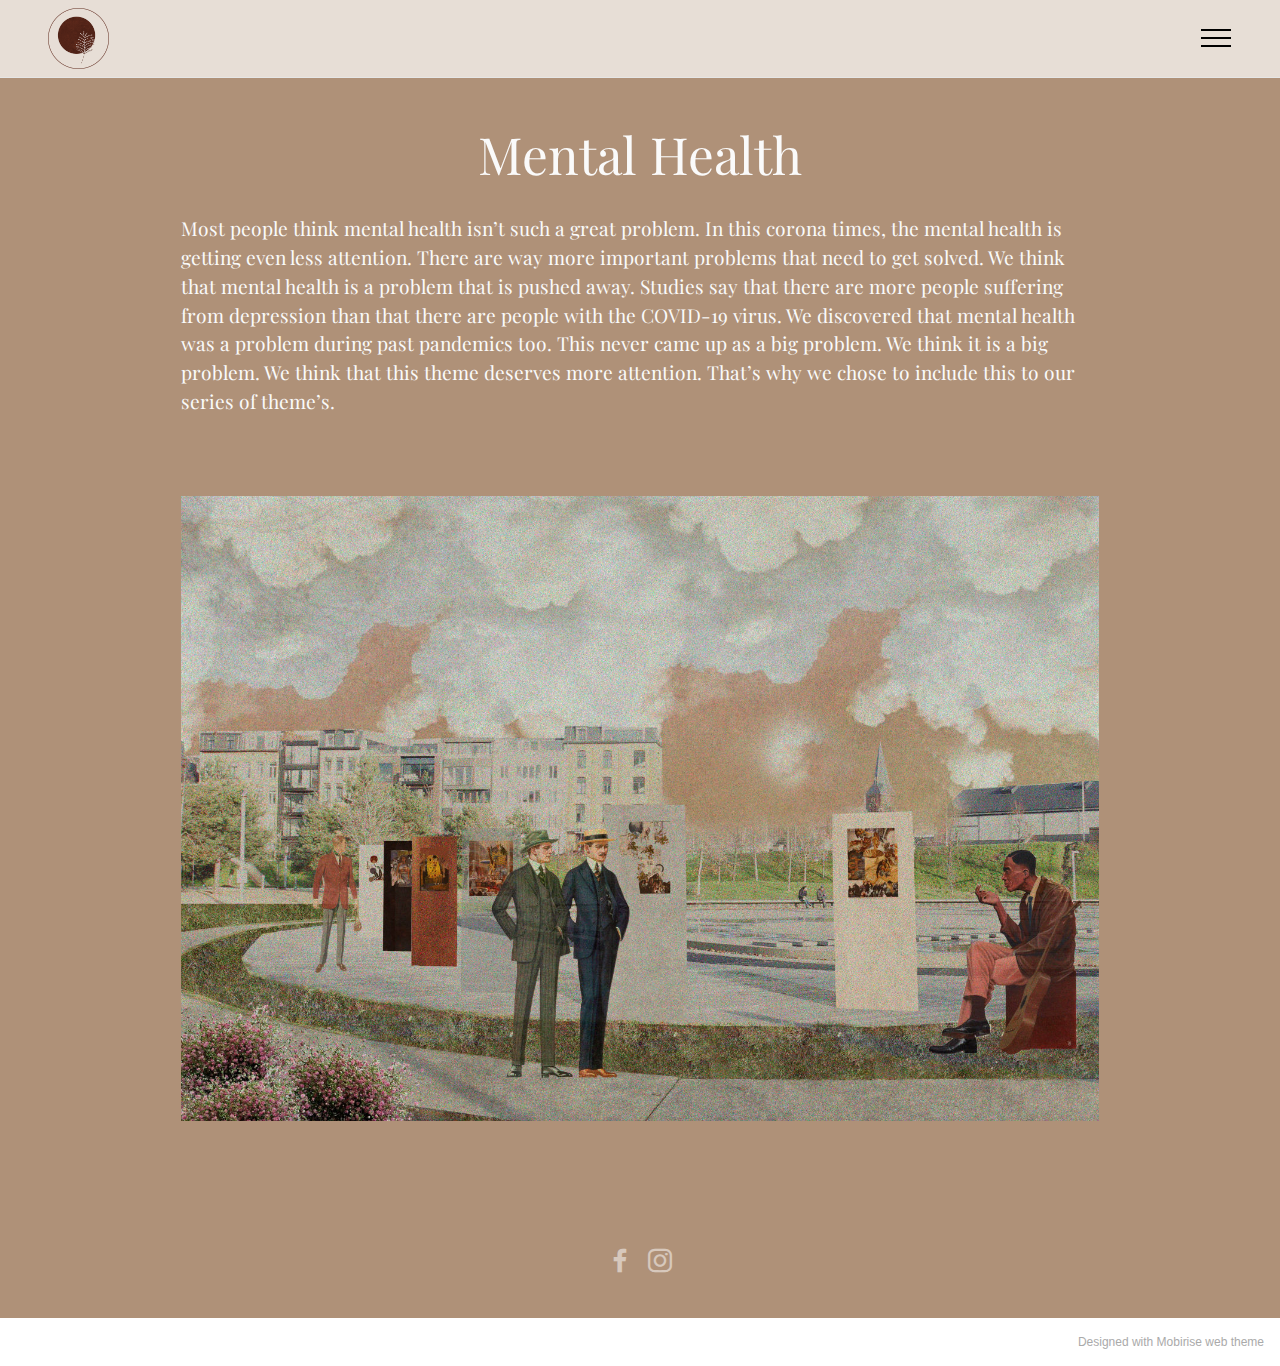
<file: page7.html>
<!DOCTYPE html>
<html  >
<head>
  <!-- Site made with Mobirise Website Builder v5.2.0, https://mobirise.com -->
  <meta charset="UTF-8">
  <meta http-equiv="X-UA-Compatible" content="IE=edge">
  <meta name="generator" content="Mobirise v5.2.0, mobirise.com">
  <meta name="viewport" content="width=device-width, initial-scale=1, minimum-scale=1">
  <link rel="shortcut icon" href="assets/images/131748325-117872866743170-8670567448461945514-n-121x121.png" type="image/x-icon">
  <meta name="description" content="">
  
  
  <title>Mental Health</title>
  <link rel="stylesheet" href="assets/tether/tether.min.css">
  <link rel="stylesheet" href="assets/bootstrap/css/bootstrap.min.css">
  <link rel="stylesheet" href="assets/bootstrap/css/bootstrap-grid.min.css">
  <link rel="stylesheet" href="assets/bootstrap/css/bootstrap-reboot.min.css">
  <link rel="stylesheet" href="assets/dropdown/css/style.css">
  <link rel="stylesheet" href="assets/socicon/css/styles.css">
  <link rel="stylesheet" href="assets/theme/css/style.css">
  <link rel="preload" as="style" href="assets/mobirise/css/mbr-additional.css"><link rel="stylesheet" href="assets/mobirise/css/mbr-additional.css" type="text/css">
  
  
  
  
</head>
<body>
  
  <section class="menu cid-si6nM5gTzd" once="menu" id="menu1-14">
    
    <nav class="navbar navbar-dropdown collapsed">
        <div class="container-fluid">
            <div class="navbar-brand">
                <span class="navbar-logo">
                    <a href="index.html">
                        <img src="assets/images/131748325-117872866743170-8670567448461945514-n-121x121.png" alt="Mobirise" style="height: 3.8rem;">
                    </a>
                </span>
                
            </div>
            <button class="navbar-toggler" type="button" data-toggle="collapse" data-target="#navbarSupportedContent" aria-controls="navbarNavAltMarkup" aria-expanded="false" aria-label="Toggle navigation">
                <div class="hamburger">
                    <span></span>
                    <span></span>
                    <span></span>
                    <span></span>
                </div>
            </button>
            <div class="collapse navbar-collapse" id="navbarSupportedContent">
                <ul class="navbar-nav nav-dropdown nav-right" data-app-modern-menu="true"><li class="nav-item"><a class="nav-link link text-white text-primary display-4" href="page5.html" aria-expanded="false">Proces</a></li><li class="nav-item"><a class="nav-link link text-white display-4" href="page6.html" aria-expanded="false">Results</a></li><li class="nav-item"><a class="nav-link link text-white display-4" href="page14.html" aria-expanded="false">Opinions</a></li><li class="nav-item"><a class="nav-link link text-white display-4" href="page10.html">Contact</a></li></ul>
                <div class="icons-menu">
                    <a class="iconfont-wrapper" href="https://www.facebook.com/Balance-in-Bacteria-102045528451287">
                        <span class="p-2 mbr-iconfont socicon-facebook socicon" style="color: rgb(250, 250, 250); fill: rgb(250, 250, 250);"></span>
                    </a>
                    <a class="iconfont-wrapper" href="https://www.instagram.com/unfoldingtimeline/">
                        <span class="p-2 mbr-iconfont socicon-instagram socicon" style="color: rgb(250, 250, 250); fill: rgb(250, 250, 250);"></span>
                    </a>
                    
                    
                </div>
                
            </div>
        </div>
    </nav>

</section>

<section class="content5 cid-si6nM5NkKF" id="content5-16">
    
    <div class="container">
        <div class="row justify-content-center">
            <div class="col-md-12 col-lg-10">
                
                <h4 class="mbr-section-subtitle mbr-fonts-style mb-4 display-2">
                    Mental Health</h4>
                <p class="mbr-text mbr-fonts-style display-7">Most people think mental health isn’t such a great problem. In this corona times, the mental health is getting even less attention. There are way more important problems that need to get solved. We think that mental health is a problem that is pushed away. Studies say that there are more people suffering from depression than that there are people with the COVID-19 virus. We discovered that mental health was a problem during past pandemics too. This never came up as a big problem. We think it is a big problem. We think that this theme deserves more attention. That’s why we chose to include this to our series of theme’s.</p>
            </div>
        </div>
    </div>
</section>

<section class="image3 cid-si6nM5CBKr" id="image3-15">
    

    

    <div class="container">
        <div class="row justify-content-center">
            <div class="col-12 col-lg-10">
                <div class="image-wrapper">
                    <img src="assets/images/132844104-1066358827121113-2063459877715838643-n-1536x1047.jpg" alt="Mobirise">
                    
                </div>
            </div>
        </div>
    </div>
</section>

<section class="footer3 cid-si6nM6ntKu" once="footers" id="footer3-18">

    

    

    <div class="container">
        <div class="media-container-row align-center mbr-white">
            
            <div class="row social-row">
                <div class="social-list align-right pb-2">
                    
                    
                    
                    
                    
                    
                <div class="soc-item">
                        <a href="https://www.facebook.com/Balance-in-Bacteria-102045528451287/" target="_blank">
                            <span class="mbr-iconfont mbr-iconfont-social socicon-facebook socicon"></span>
                        </a>
                    </div><div class="soc-item">
                        <a href="https://www.instagram.com/unfoldingtimeline/" target="_blank">
                            <span class="mbr-iconfont mbr-iconfont-social socicon-instagram socicon"></span>
                        </a>
                    </div></div>
            </div>
            <div class="row row-copirayt">
                <p class="mbr-text mb-0 mbr-fonts-style mbr-white align-center display-7"></p>
            </div>
        </div>
    </div>
</section><section style="background-color: #fff; font-family: -apple-system, BlinkMacSystemFont, 'Segoe UI', 'Roboto', 'Helvetica Neue', Arial, sans-serif; color:#aaa; font-size:12px; padding: 0; align-items: center; display: flex;"><a href="https://mobirise.site/p" style="flex: 1 1; height: 3rem; padding-left: 1rem;"></a><p style="flex: 0 0 auto; margin:0; padding-right:1rem;">Designed with Mobirise <a href="https://mobirise.site/u" style="color:#aaa;">web</a> theme</p></section><script src="assets/web/assets/jquery/jquery.min.js"></script>  <script src="assets/popper/popper.min.js"></script>  <script src="assets/tether/tether.min.js"></script>  <script src="assets/bootstrap/js/bootstrap.min.js"></script>  <script src="assets/smoothscroll/smooth-scroll.js"></script>  <script src="assets/dropdown/js/nav-dropdown.js"></script>  <script src="assets/dropdown/js/navbar-dropdown.js"></script>  <script src="assets/touchswipe/jquery.touch-swipe.min.js"></script>  <script src="assets/theme/js/script.js"></script>  
  
  
</body>
</html>
</file>
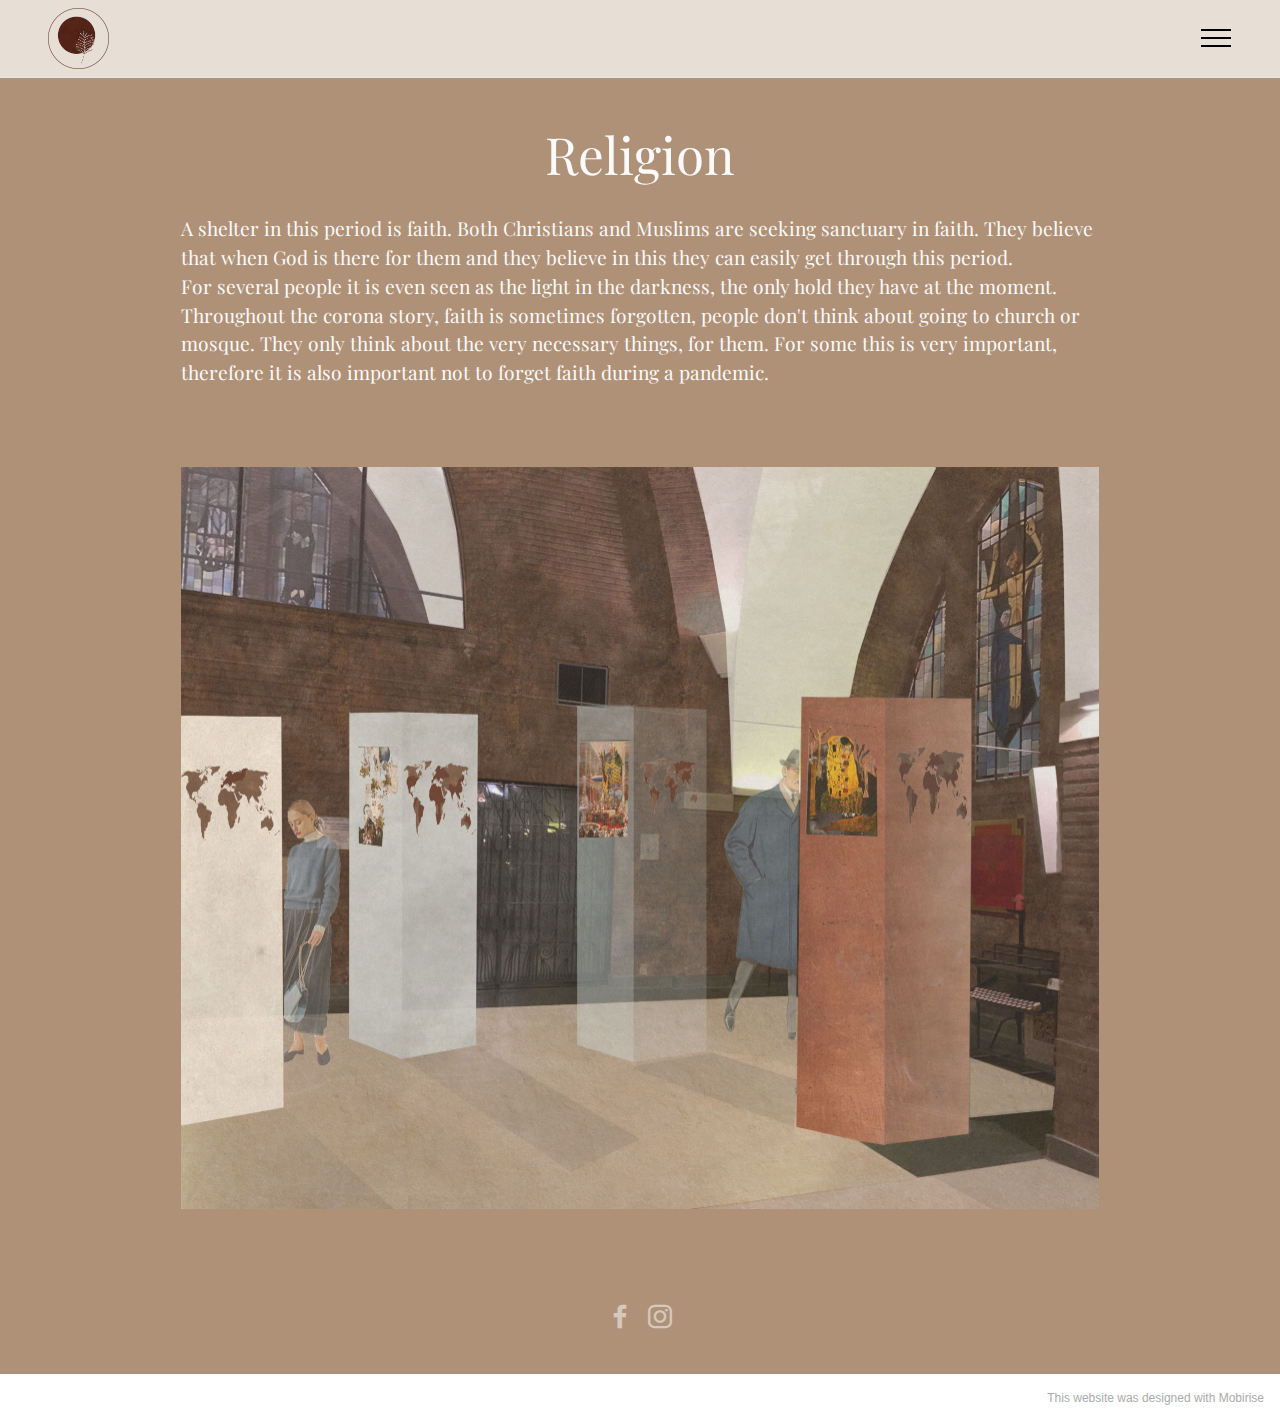
<file: page8.html>
<!DOCTYPE html>
<html  >
<head>
  <!-- Site made with Mobirise Website Builder v5.2.0, https://mobirise.com -->
  <meta charset="UTF-8">
  <meta http-equiv="X-UA-Compatible" content="IE=edge">
  <meta name="generator" content="Mobirise v5.2.0, mobirise.com">
  <meta name="viewport" content="width=device-width, initial-scale=1, minimum-scale=1">
  <link rel="shortcut icon" href="assets/images/131748325-117872866743170-8670567448461945514-n-121x121.png" type="image/x-icon">
  <meta name="description" content="">
  
  
  <title>Religion</title>
  <link rel="stylesheet" href="assets/tether/tether.min.css">
  <link rel="stylesheet" href="assets/bootstrap/css/bootstrap.min.css">
  <link rel="stylesheet" href="assets/bootstrap/css/bootstrap-grid.min.css">
  <link rel="stylesheet" href="assets/bootstrap/css/bootstrap-reboot.min.css">
  <link rel="stylesheet" href="assets/dropdown/css/style.css">
  <link rel="stylesheet" href="assets/socicon/css/styles.css">
  <link rel="stylesheet" href="assets/theme/css/style.css">
  <link rel="preload" as="style" href="assets/mobirise/css/mbr-additional.css"><link rel="stylesheet" href="assets/mobirise/css/mbr-additional.css" type="text/css">
  
  
  
  
</head>
<body>
  
  <section class="menu cid-si6nV4IFdy" once="menu" id="menu1-19">
    
    <nav class="navbar navbar-dropdown collapsed">
        <div class="container-fluid">
            <div class="navbar-brand">
                <span class="navbar-logo">
                    <a href="index.html">
                        <img src="assets/images/131748325-117872866743170-8670567448461945514-n-121x121.png" alt="Mobirise" style="height: 3.8rem;">
                    </a>
                </span>
                
            </div>
            <button class="navbar-toggler" type="button" data-toggle="collapse" data-target="#navbarSupportedContent" aria-controls="navbarNavAltMarkup" aria-expanded="false" aria-label="Toggle navigation">
                <div class="hamburger">
                    <span></span>
                    <span></span>
                    <span></span>
                    <span></span>
                </div>
            </button>
            <div class="collapse navbar-collapse" id="navbarSupportedContent">
                <ul class="navbar-nav nav-dropdown nav-right" data-app-modern-menu="true"><li class="nav-item"><a class="nav-link link text-white text-primary display-4" href="page5.html" aria-expanded="false">Proces</a></li><li class="nav-item"><a class="nav-link link text-white display-4" href="page6.html" aria-expanded="false">Results</a></li><li class="nav-item"><a class="nav-link link text-white display-4" href="page14.html" aria-expanded="false">Opinions</a></li><li class="nav-item"><a class="nav-link link text-white display-4" href="page10.html">Contact</a></li></ul>
                <div class="icons-menu">
                    <a class="iconfont-wrapper" href="https://www.facebook.com/Balance-in-Bacteria-102045528451287">
                        <span class="p-2 mbr-iconfont socicon-facebook socicon" style="color: rgb(250, 250, 250); fill: rgb(250, 250, 250);"></span>
                    </a>
                    <a class="iconfont-wrapper" href="https://www.instagram.com/unfoldingtimeline/">
                        <span class="p-2 mbr-iconfont socicon-instagram socicon" style="color: rgb(250, 250, 250); fill: rgb(250, 250, 250);"></span>
                    </a>
                    
                    
                </div>
                
            </div>
        </div>
    </nav>

</section>

<section class="content5 cid-si6nV5dfgs" id="content5-1b">
    
    <div class="container">
        <div class="row justify-content-center">
            <div class="col-md-12 col-lg-10">
                
                <h4 class="mbr-section-subtitle mbr-fonts-style mb-4 display-2">
                    Religion</h4>
                <p class="mbr-text mbr-fonts-style display-7">A shelter in this period is faith. Both Christians and Muslims are seeking sanctuary in faith. They believe that when God is there for them and they believe in this they can easily get through this period. <br>For several people it is even seen as the light in the darkness, the only hold they have at the moment. <br>Throughout the corona story, faith is sometimes forgotten, people don't think about going to church or mosque. They only think about the very necessary things, for them. For some this is very important, therefore it is also important not to forget faith during a pandemic.&nbsp;</p>
            </div>
        </div>
    </div>
</section>

<section class="image3 cid-si6nV53J7Y" id="image3-1a">
    

    

    <div class="container">
        <div class="row justify-content-center">
            <div class="col-12 col-lg-10">
                <div class="image-wrapper">
                    <img src="assets/images/133112736-230543515117850-1085942639279582847-n-1836x1485.jpg" alt="Mobirise">
                    
                </div>
            </div>
        </div>
    </div>
</section>

<section class="footer3 cid-si6nV5KDw7" once="footers" id="footer3-1d">

    

    

    <div class="container">
        <div class="media-container-row align-center mbr-white">
            
            <div class="row social-row">
                <div class="social-list align-right pb-2">
                    
                    
                    
                    
                    
                    
                <div class="soc-item">
                        <a href="https://www.facebook.com/Balance-in-Bacteria-102045528451287/" target="_blank">
                            <span class="mbr-iconfont mbr-iconfont-social socicon-facebook socicon"></span>
                        </a>
                    </div><div class="soc-item">
                        <a href="https://www.instagram.com/unfoldingtimeline/" target="_blank">
                            <span class="mbr-iconfont mbr-iconfont-social socicon-instagram socicon"></span>
                        </a>
                    </div></div>
            </div>
            <div class="row row-copirayt">
                <p class="mbr-text mb-0 mbr-fonts-style mbr-white align-center display-7"></p>
            </div>
        </div>
    </div>
</section><section style="background-color: #fff; font-family: -apple-system, BlinkMacSystemFont, 'Segoe UI', 'Roboto', 'Helvetica Neue', Arial, sans-serif; color:#aaa; font-size:12px; padding: 0; align-items: center; display: flex;"><a href="https://mobirise.site/o" style="flex: 1 1; height: 3rem; padding-left: 1rem;"></a><p style="flex: 0 0 auto; margin:0; padding-right:1rem;"><a href="https://mobirise.site/d" style="color:#aaa;">This website</a> was designed with Mobirise</p></section><script src="assets/web/assets/jquery/jquery.min.js"></script>  <script src="assets/popper/popper.min.js"></script>  <script src="assets/tether/tether.min.js"></script>  <script src="assets/bootstrap/js/bootstrap.min.js"></script>  <script src="assets/smoothscroll/smooth-scroll.js"></script>  <script src="assets/dropdown/js/nav-dropdown.js"></script>  <script src="assets/dropdown/js/navbar-dropdown.js"></script>  <script src="assets/touchswipe/jquery.touch-swipe.min.js"></script>  <script src="assets/theme/js/script.js"></script>  
  
  
</body>
</html>
</file>
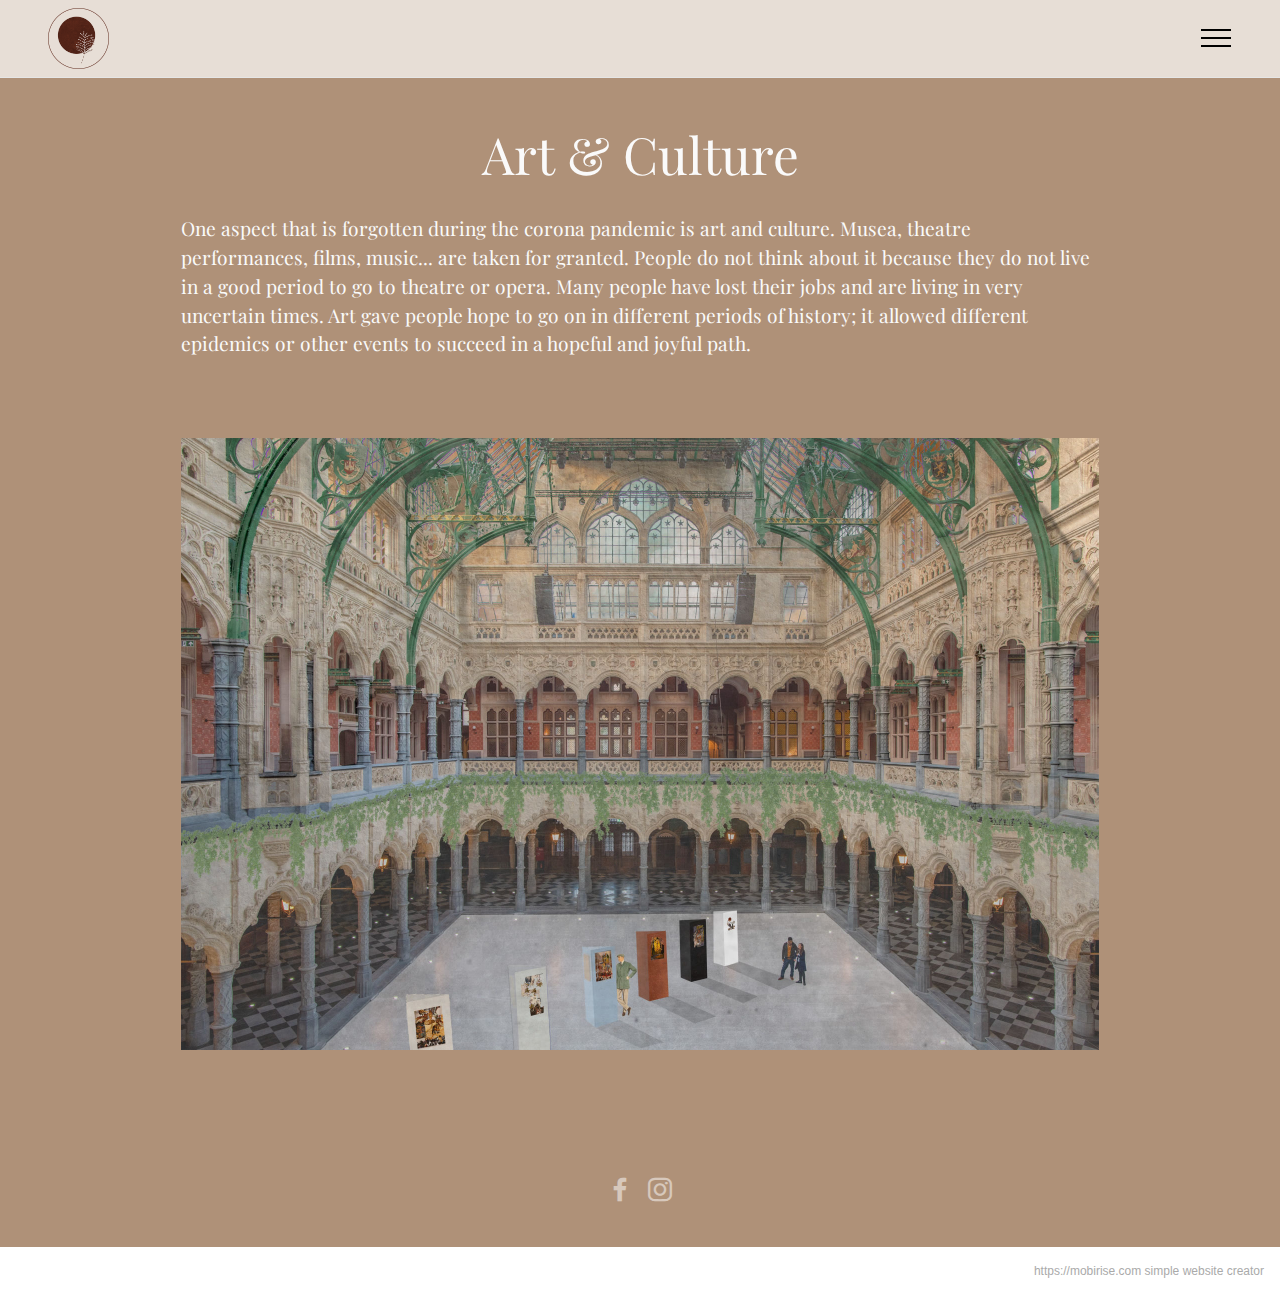
<file: page9.html>
<!DOCTYPE html>
<html  >
<head>
  <!-- Site made with Mobirise Website Builder v5.2.0, https://mobirise.com -->
  <meta charset="UTF-8">
  <meta http-equiv="X-UA-Compatible" content="IE=edge">
  <meta name="generator" content="Mobirise v5.2.0, mobirise.com">
  <meta name="viewport" content="width=device-width, initial-scale=1, minimum-scale=1">
  <link rel="shortcut icon" href="assets/images/131748325-117872866743170-8670567448461945514-n-121x121.png" type="image/x-icon">
  <meta name="description" content="">
  
  
  <title>Art &amp; Culture</title>
  <link rel="stylesheet" href="assets/tether/tether.min.css">
  <link rel="stylesheet" href="assets/bootstrap/css/bootstrap.min.css">
  <link rel="stylesheet" href="assets/bootstrap/css/bootstrap-grid.min.css">
  <link rel="stylesheet" href="assets/bootstrap/css/bootstrap-reboot.min.css">
  <link rel="stylesheet" href="assets/dropdown/css/style.css">
  <link rel="stylesheet" href="assets/socicon/css/styles.css">
  <link rel="stylesheet" href="assets/theme/css/style.css">
  <link rel="preload" as="style" href="assets/mobirise/css/mbr-additional.css"><link rel="stylesheet" href="assets/mobirise/css/mbr-additional.css" type="text/css">
  
  
  
  
</head>
<body>
  
  <section class="menu cid-si6ocFgErI" once="menu" id="menu1-1e">
    
    <nav class="navbar navbar-dropdown collapsed">
        <div class="container-fluid">
            <div class="navbar-brand">
                <span class="navbar-logo">
                    <a href="index.html">
                        <img src="assets/images/131748325-117872866743170-8670567448461945514-n-121x121.png" alt="Mobirise" style="height: 3.8rem;">
                    </a>
                </span>
                
            </div>
            <button class="navbar-toggler" type="button" data-toggle="collapse" data-target="#navbarSupportedContent" aria-controls="navbarNavAltMarkup" aria-expanded="false" aria-label="Toggle navigation">
                <div class="hamburger">
                    <span></span>
                    <span></span>
                    <span></span>
                    <span></span>
                </div>
            </button>
            <div class="collapse navbar-collapse" id="navbarSupportedContent">
                <ul class="navbar-nav nav-dropdown nav-right" data-app-modern-menu="true"><li class="nav-item"><a class="nav-link link text-white text-primary display-4" href="page5.html" aria-expanded="false">Proces</a></li><li class="nav-item"><a class="nav-link link text-white display-4" href="page6.html" aria-expanded="false">Results</a></li><li class="nav-item"><a class="nav-link link text-white display-4" href="page14.html" aria-expanded="false">Opinions</a></li><li class="nav-item"><a class="nav-link link text-white display-4" href="page10.html">Contact</a></li></ul>
                <div class="icons-menu">
                    <a class="iconfont-wrapper" href="https://www.facebook.com/Balance-in-Bacteria-102045528451287">
                        <span class="p-2 mbr-iconfont socicon-facebook socicon" style="color: rgb(250, 250, 250); fill: rgb(250, 250, 250);"></span>
                    </a>
                    <a class="iconfont-wrapper" href="https://www.instagram.com/unfoldingtimeline/">
                        <span class="p-2 mbr-iconfont socicon-instagram socicon" style="color: rgb(250, 250, 250); fill: rgb(250, 250, 250);"></span>
                    </a>
                    
                    
                </div>
                
            </div>
        </div>
    </nav>

</section>

<section class="content5 cid-si6ocFK4kN" id="content5-1g">
    
    <div class="container">
        <div class="row justify-content-center">
            <div class="col-md-12 col-lg-10">
                
                <h4 class="mbr-section-subtitle mbr-fonts-style mb-4 display-2">
                    Art &amp; Culture</h4>
                <p class="mbr-text mbr-fonts-style display-7">One aspect that is forgotten during the corona pandemic is art and culture. Musea, theatre performances, films, music... are taken for granted. People do not think about it because they do not live in a good period to go to theatre or opera. Many people have lost their jobs and are living in very uncertain times. Art gave people hope to go on in different periods of history; it allowed different epidemics or other events to succeed in a hopeful and joyful path.<br></p>
            </div>
        </div>
    </div>
</section>

<section class="image3 cid-si6ocFzrXy" id="image3-1f">
    

    

    <div class="container">
        <div class="row justify-content-center">
            <div class="col-12 col-lg-10">
                <div class="image-wrapper">
                    <img src="assets/images/133199637-2833803493607071-4492936929845460515-n-1836x1224.jpg" alt="Mobirise">
                    
                </div>
            </div>
        </div>
    </div>
</section>

<section class="footer3 cid-si6ocGgIzn" once="footers" id="footer3-1i">

    

    

    <div class="container">
        <div class="media-container-row align-center mbr-white">
            
            <div class="row social-row">
                <div class="social-list align-right pb-2">
                    
                    
                    
                    
                    
                    
                <div class="soc-item">
                        <a href="https://www.facebook.com/Balance-in-Bacteria-102045528451287/" target="_blank">
                            <span class="mbr-iconfont mbr-iconfont-social socicon-facebook socicon"></span>
                        </a>
                    </div><div class="soc-item">
                        <a href="https://www.instagram.com/unfoldingtimeline/" target="_blank">
                            <span class="mbr-iconfont mbr-iconfont-social socicon-instagram socicon"></span>
                        </a>
                    </div></div>
            </div>
            <div class="row row-copirayt">
                <p class="mbr-text mb-0 mbr-fonts-style mbr-white align-center display-7"></p>
            </div>
        </div>
    </div>
</section><section style="background-color: #fff; font-family: -apple-system, BlinkMacSystemFont, 'Segoe UI', 'Roboto', 'Helvetica Neue', Arial, sans-serif; color:#aaa; font-size:12px; padding: 0; align-items: center; display: flex;"><a href="https://mobirise.site/u" style="flex: 1 1; height: 3rem; padding-left: 1rem;"></a><p style="flex: 0 0 auto; margin:0; padding-right:1rem;"><a href="https://mobirise.site" style="color:#aaa;">https://mobirise.com</a> simple website creator</p></section><script src="assets/web/assets/jquery/jquery.min.js"></script>  <script src="assets/popper/popper.min.js"></script>  <script src="assets/tether/tether.min.js"></script>  <script src="assets/bootstrap/js/bootstrap.min.js"></script>  <script src="assets/smoothscroll/smooth-scroll.js"></script>  <script src="assets/dropdown/js/nav-dropdown.js"></script>  <script src="assets/dropdown/js/navbar-dropdown.js"></script>  <script src="assets/touchswipe/jquery.touch-swipe.min.js"></script>  <script src="assets/theme/js/script.js"></script>  
  
  
</body>
</html>
</file>
<file: assets/dropdown/css/style.css>
.navbar-dropdown {
  left: 0;
  padding: 0;
  position: absolute;
  right: 0;
  top: 0;
  transition: all 0.45s ease;
  z-index: 1030;
  background: #282828; }
  .navbar-dropdown .navbar-logo {
    margin-right: 0.8rem;
    transition: margin 0.3s ease-in-out;
    vertical-align: middle; }
    .navbar-dropdown .navbar-logo img {
      height: 3.125rem;
      transition: all 0.3s ease-in-out; }
    .navbar-dropdown .navbar-logo.mbr-iconfont {
      font-size: 3.125rem;
      line-height: 3.125rem; }
  .navbar-dropdown .navbar-caption {
    font-weight: 700;
    white-space: normal;
    vertical-align: -4px;
    line-height: 3.125rem !important; }
    .navbar-dropdown .navbar-caption, .navbar-dropdown .navbar-caption:hover {
      color: inherit;
      text-decoration: none; }
  .navbar-dropdown .mbr-iconfont + .navbar-caption {
    vertical-align: -1px; }
  .navbar-dropdown.navbar-fixed-top {
    position: fixed; }
  .navbar-dropdown .navbar-brand span {
    vertical-align: -4px; }
  .navbar-dropdown.bg-color.transparent {
    background: none; }
  .navbar-dropdown.navbar-short .navbar-brand {
    padding: 0.625rem 0; }
    .navbar-dropdown.navbar-short .navbar-brand span {
      vertical-align: -1px; }
  .navbar-dropdown.navbar-short .navbar-caption {
    line-height: 2.375rem !important;
    vertical-align: -2px; }
  .navbar-dropdown.navbar-short .navbar-logo {
    margin-right: 0.5rem; }
    .navbar-dropdown.navbar-short .navbar-logo img {
      height: 2.375rem; }
    .navbar-dropdown.navbar-short .navbar-logo.mbr-iconfont {
      font-size: 2.375rem;
      line-height: 2.375rem; }
  .navbar-dropdown.navbar-short .mbr-table-cell {
    height: 3.625rem; }
  .navbar-dropdown .navbar-close {
    left: 0.6875rem;
    position: fixed;
    top: 0.75rem;
    z-index: 1000; }
  .navbar-dropdown .hamburger-icon {
    content: "";
    display: inline-block;
    vertical-align: middle;
    width: 16px;
    -webkit-box-shadow: 0 -6px 0 1px #282828,0 0 0 1px #282828,0 6px 0 1px #282828;
    -moz-box-shadow: 0 -6px 0 1px #282828,0 0 0 1px #282828,0 6px 0 1px #282828;
    box-shadow: 0 -6px 0 1px #282828,0 0 0 1px #282828,0 6px 0 1px #282828; }

.dropdown-menu .dropdown-toggle[data-toggle="dropdown-submenu"]::after {
  border-bottom: 0.35em solid transparent;
  border-left: 0.35em solid;
  border-right: 0;
  border-top: 0.35em solid transparent;
  margin-left: 0.3rem; }

.dropdown-menu .dropdown-item:focus {
  outline: 0; }

.nav-dropdown {
  font-size: 0.75rem;
  font-weight: 500;
  height: auto !important; }
  .nav-dropdown .nav-btn {
    padding-left: 1rem; }
  .nav-dropdown .link {
    margin: .667em 1.667em;
    font-weight: 500;
    padding: 0;
    transition: color .2s ease-in-out; }
    .nav-dropdown .link.dropdown-toggle {
      margin-right: 2.583em; }
      .nav-dropdown .link.dropdown-toggle::after {
        margin-left: .25rem;
        border-top: 0.35em solid;
        border-right: 0.35em solid transparent;
        border-left: 0.35em solid transparent;
        border-bottom: 0; }
      .nav-dropdown .link.dropdown-toggle[aria-expanded="true"] {
        margin: 0;
        padding: 0.667em 3.263em  0.667em 1.667em; }
  .nav-dropdown .link::after,
  .nav-dropdown .dropdown-item::after {
    color: inherit; }
  .nav-dropdown .btn {
    font-size: 0.75rem;
    font-weight: 700;
    letter-spacing: 0;
    margin-bottom: 0;
    padding-left: 1.25rem;
    padding-right: 1.25rem; }
  .nav-dropdown .dropdown-menu {
    border-radius: 0;
    border: 0;
    left: 0;
    margin: 0;
    padding-bottom: 1.25rem;
    padding-top: 1.25rem;
    position: relative; }
  .nav-dropdown .dropdown-submenu {
    margin-left: 0.125rem;
    top: 0; }
  .nav-dropdown .dropdown-item {
    font-weight: 500;
    line-height: 2;
    padding: 0.3846em 4.615em 0.3846em 1.5385em;
    position: relative;
    transition: color .2s ease-in-out, background-color .2s ease-in-out; }
    .nav-dropdown .dropdown-item::after {
      margin-top: -0.3077em;
      position: absolute;
      right: 1.1538em;
      top: 50%; }
    .nav-dropdown .dropdown-item:focus, .nav-dropdown .dropdown-item:hover {
      background: none; }

@media (max-width: 767px) {
  .nav-dropdown.navbar-toggleable-sm {
    bottom: 0;
    display: none;
    left: 0;
    overflow-x: hidden;
    position: fixed;
    top: 0;
    transform: translateX(-100%);
    -ms-transform: translateX(-100%);
    -webkit-transform: translateX(-100%);
    width: 18.75rem;
    z-index: 999; } }
.nav-dropdown.navbar-toggleable-xl {
  bottom: 0;
  display: none;
  left: 0;
  overflow-x: hidden;
  position: fixed;
  top: 0;
  transform: translateX(-100%);
  -ms-transform: translateX(-100%);
  -webkit-transform: translateX(-100%);
  width: 18.75rem;
  z-index: 999; }

.nav-dropdown-sm {
  display: block !important;
  overflow-x: hidden;
  overflow: auto;
  padding-top: 3.875rem; }
  .nav-dropdown-sm::after {
    content: "";
    display: block;
    height: 3rem;
    width: 100%; }
  .nav-dropdown-sm.collapse.in ~ .navbar-close {
    display: block !important; }
  .nav-dropdown-sm.collapsing, .nav-dropdown-sm.collapse.in {
    transform: translateX(0);
    -ms-transform: translateX(0);
    -webkit-transform: translateX(0);
    transition: all 0.25s ease-out;
    -webkit-transition: all 0.25s ease-out;
    background: #282828; }
  .nav-dropdown-sm.collapsing[aria-expanded="false"] {
    transform: translateX(-100%);
    -ms-transform: translateX(-100%);
    -webkit-transform: translateX(-100%); }
  .nav-dropdown-sm .nav-item {
    display: block;
    margin-left: 0 !important;
    padding-left: 0; }
  .nav-dropdown-sm .link,
  .nav-dropdown-sm .dropdown-item {
    border-top: 1px dotted rgba(255, 255, 255, 0.1);
    font-size: 0.8125rem;
    line-height: 1.6;
    margin: 0 !important;
    padding: 0.875rem 2.4rem 0.875rem 1.5625rem !important;
    position: relative;
    white-space: normal; }
    .nav-dropdown-sm .link:focus, .nav-dropdown-sm .link:hover,
    .nav-dropdown-sm .dropdown-item:focus,
    .nav-dropdown-sm .dropdown-item:hover {
      background: rgba(0, 0, 0, 0.2) !important;
      color: #c0a375; }
  .nav-dropdown-sm .nav-btn {
    position: relative;
    padding: 1.5625rem 1.5625rem 0 1.5625rem; }
    .nav-dropdown-sm .nav-btn::before {
      border-top: 1px dotted rgba(255, 255, 255, 0.1);
      content: "";
      left: 0;
      position: absolute;
      top: 0;
      width: 100%; }
    .nav-dropdown-sm .nav-btn + .nav-btn {
      padding-top: 0.625rem; }
      .nav-dropdown-sm .nav-btn + .nav-btn::before {
        display: none; }
  .nav-dropdown-sm .btn {
    padding: 0.625rem 0; }
  .nav-dropdown-sm .dropdown-toggle[data-toggle="dropdown-submenu"]::after {
    margin-left: .25rem;
    border-top: 0.35em solid;
    border-right: 0.35em solid transparent;
    border-left: 0.35em solid transparent;
    border-bottom: 0; }
  .nav-dropdown-sm .dropdown-toggle[data-toggle="dropdown-submenu"][aria-expanded="true"]::after {
    border-top: 0;
    border-right: 0.35em solid transparent;
    border-left: 0.35em solid transparent;
    border-bottom: 0.35em solid; }
  .nav-dropdown-sm .dropdown-menu {
    margin: 0;
    padding: 0;
    position: relative;
    top: 0;
    left: 0;
    width: 100%;
    border: 0;
    float: none;
    border-radius: 0;
    background: none; }
  .nav-dropdown-sm .dropdown-submenu {
    left: 100%;
    margin-left: 0.125rem;
    margin-top: -1.25rem;
    top: 0; }

.navbar-toggleable-sm .nav-dropdown .dropdown-menu {
  position: absolute; }

.navbar-toggleable-sm .nav-dropdown .dropdown-submenu {
  left: 100%;
  margin-left: 0.125rem;
  margin-top: -1.25rem;
  top: 0; }

.navbar-toggleable-sm.opened .nav-dropdown .dropdown-menu {
  position: relative; }

.navbar-toggleable-sm.opened .nav-dropdown .dropdown-submenu {
  left: 0;
  margin-left: 00rem;
  margin-top: 0rem;
  top: 0; }

.is-builder .nav-dropdown.collapsing {
  transition: none !important; }

/*# sourceMappingURL=style.css.map */
</file>
<file: assets/socicon/css/styles.css>
@charset "UTF-8";

@font-face {
  font-family: 'Socicon';
  src:  url('../fonts/socicon.eot');
  src:  url('../fonts/socicon.eot?#iefix') format('embedded-opentype'),
    url('../fonts/socicon.woff2') format('woff2'),
    url('../fonts/socicon.ttf') format('truetype'),
    url('../fonts/socicon.woff') format('woff'),
    url('../fonts/socicon.svg#socicon') format('svg');
  font-weight: normal;
  font-style: normal;
}

[data-icon]:before {
  font-family: "socicon" !important;
  content: attr(data-icon);
  font-style: normal !important;
  font-weight: normal !important;
  font-variant: normal !important;
  text-transform: none !important;
  speak: none;
  line-height: 1;
  -webkit-font-smoothing: antialiased;
  -moz-osx-font-smoothing: grayscale;
}

[class^="socicon-"], [class*=" socicon-"] {
  /* use !important to prevent issues with browser extensions that change fonts */
  font-family: 'Socicon' !important;
  speak: none;
  font-style: normal;
  font-weight: normal;
  font-variant: normal;
  text-transform: none;
  line-height: 1;

  /* Better Font Rendering =========== */
  -webkit-font-smoothing: antialiased;
  -moz-osx-font-smoothing: grayscale;
}

.socicon-eitaa:before {
  content: "\e97c";
}
.socicon-soroush:before {
  content: "\e97d";
}
.socicon-bale:before {
  content: "\e97e";
}
.socicon-zazzle:before {
  content: "\e97b";
}
.socicon-society6:before {
  content: "\e97a";
}
.socicon-redbubble:before {
  content: "\e979";
}
.socicon-avvo:before {
  content: "\e978";
}
.socicon-stitcher:before {
  content: "\e977";
}
.socicon-googlehangouts:before {
  content: "\e974";
}
.socicon-dlive:before {
  content: "\e975";
}
.socicon-vsco:before {
  content: "\e976";
}
.socicon-flipboard:before {
  content: "\e973";
}
.socicon-ubuntu:before {
  content: "\e958";
}
.socicon-artstation:before {
  content: "\e959";
}
.socicon-invision:before {
  content: "\e95a";
}
.socicon-torial:before {
  content: "\e95b";
}
.socicon-collectorz:before {
  content: "\e95c";
}
.socicon-seenthis:before {
  content: "\e95d";
}
.socicon-googleplaymusic:before {
  content: "\e95e";
}
.socicon-debian:before {
  content: "\e95f";
}
.socicon-filmfreeway:before {
  content: "\e960";
}
.socicon-gnome:before {
  content: "\e961";
}
.socicon-itchio:before {
  content: "\e962";
}
.socicon-jamendo:before {
  content: "\e963";
}
.socicon-mix:before {
  content: "\e964";
}
.socicon-sharepoint:before {
  content: "\e965";
}
.socicon-tinder:before {
  content: "\e966";
}
.socicon-windguru:before {
  content: "\e967";
}
.socicon-cdbaby:before {
  content: "\e968";
}
.socicon-elementaryos:before {
  content: "\e969";
}
.socicon-stage32:before {
  content: "\e96a";
}
.socicon-tiktok:before {
  content: "\e96b";
}
.socicon-gitter:before {
  content: "\e96c";
}
.socicon-letterboxd:before {
  content: "\e96d";
}
.socicon-threema:before {
  content: "\e96e";
}
.socicon-splice:before {
  content: "\e96f";
}
.socicon-metapop:before {
  content: "\e970";
}
.socicon-naver:before {
  content: "\e971";
}
.socicon-remote:before {
  content: "\e972";
}
.socicon-internet:before {
  content: "\e957";
}
.socicon-moddb:before {
  content: "\e94b";
}
.socicon-indiedb:before {
  content: "\e94c";
}
.socicon-traxsource:before {
  content: "\e94d";
}
.socicon-gamefor:before {
  content: "\e94e";
}
.socicon-pixiv:before {
  content: "\e94f";
}
.socicon-myanimelist:before {
  content: "\e950";
}
.socicon-blackberry:before {
  content: "\e951";
}
.socicon-wickr:before {
  content: "\e952";
}
.socicon-spip:before {
  content: "\e953";
}
.socicon-napster:before {
  content: "\e954";
}
.socicon-beatport:before {
  content: "\e955";
}
.socicon-hackerone:before {
  content: "\e956";
}
.socicon-hackernews:before {
  content: "\e946";
}
.socicon-smashwords:before {
  content: "\e947";
}
.socicon-kobo:before {
  content: "\e948";
}
.socicon-bookbub:before {
  content: "\e949";
}
.socicon-mailru:before {
  content: "\e94a";
}
.socicon-gitlab:before {
  content: "\e945";
}
.socicon-instructables:before {
  content: "\e944";
}
.socicon-portfolio:before {
  content: "\e943";
}
.socicon-codered:before {
  content: "\e940";
}
.socicon-origin:before {
  content: "\e941";
}
.socicon-nextdoor:before {
  content: "\e942";
}
.socicon-udemy:before {
  content: "\e93f";
}
.socicon-livemaster:before {
  content: "\e93e";
}
.socicon-crunchbase:before {
  content: "\e93b";
}
.socicon-homefy:before {
  content: "\e93c";
}
.socicon-calendly:before {
  content: "\e93d";
}
.socicon-realtor:before {
  content: "\e90f";
}
.socicon-tidal:before {
  content: "\e910";
}
.socicon-qobuz:before {
  content: "\e911";
}
.socicon-natgeo:before {
  content: "\e912";
}
.socicon-mastodon:before {
  content: "\e913";
}
.socicon-unsplash:before {
  content: "\e914";
}
.socicon-homeadvisor:before {
  content: "\e915";
}
.socicon-angieslist:before {
  content: "\e916";
}
.socicon-codepen:before {
  content: "\e917";
}
.socicon-slack:before {
  content: "\e918";
}
.socicon-openaigym:before {
  content: "\e919";
}
.socicon-logmein:before {
  content: "\e91a";
}
.socicon-fiverr:before {
  content: "\e91b";
}
.socicon-gotomeeting:before {
  content: "\e91c";
}
.socicon-aliexpress:before {
  content: "\e91d";
}
.socicon-guru:before {
  content: "\e91e";
}
.socicon-appstore:before {
  content: "\e91f";
}
.socicon-homes:before {
  content: "\e920";
}
.socicon-zoom:before {
  content: "\e921";
}
.socicon-alibaba:before {
  content: "\e922";
}
.socicon-craigslist:before {
  content: "\e923";
}
.socicon-wix:before {
  content: "\e924";
}
.socicon-redfin:before {
  content: "\e925";
}
.socicon-googlecalendar:before {
  content: "\e926";
}
.socicon-shopify:before {
  content: "\e927";
}
.socicon-freelancer:before {
  content: "\e928";
}
.socicon-seedrs:before {
  content: "\e929";
}
.socicon-bing:before {
  content: "\e92a";
}
.socicon-doodle:before {
  content: "\e92b";
}
.socicon-bonanza:before {
  content: "\e92c";
}
.socicon-squarespace:before {
  content: "\e92d";
}
.socicon-toptal:before {
  content: "\e92e";
}
.socicon-gust:before {
  content: "\e92f";
}
.socicon-ask:before {
  content: "\e930";
}
.socicon-trulia:before {
  content: "\e931";
}
.socicon-loomly:before {
  content: "\e932";
}
.socicon-ghost:before {
  content: "\e933";
}
.socicon-upwork:before {
  content: "\e934";
}
.socicon-fundable:before {
  content: "\e935";
}
.socicon-booking:before {
  content: "\e936";
}
.socicon-googlemaps:before {
  content: "\e937";
}
.socicon-zillow:before {
  content: "\e938";
}
.socicon-niconico:before {
  content: "\e939";
}
.socicon-toneden:before {
  content: "\e93a";
}
.socicon-augment:before {
  content: "\e908";
}
.socicon-bitbucket:before {
  content: "\e909";
}
.socicon-fyuse:before {
  content: "\e90a";
}
.socicon-yt-gaming:before {
  content: "\e90b";
}
.socicon-sketchfab:before {
  content: "\e90c";
}
.socicon-mobcrush:before {
  content: "\e90d";
}
.socicon-microsoft:before {
  content: "\e90e";
}
.socicon-pandora:before {
  content: "\e907";
}
.socicon-messenger:before {
  content: "\e906";
}
.socicon-gamewisp:before {
  content: "\e905";
}
.socicon-bloglovin:before {
  content: "\e904";
}
.socicon-tunein:before {
  content: "\e903";
}
.socicon-gamejolt:before {
  content: "\e901";
}
.socicon-trello:before {
  content: "\e902";
}
.socicon-spreadshirt:before {
  content: "\e900";
}
.socicon-500px:before {
  content: "\e000";
}
.socicon-8tracks:before {
  content: "\e001";
}
.socicon-airbnb:before {
  content: "\e002";
}
.socicon-alliance:before {
  content: "\e003";
}
.socicon-amazon:before {
  content: "\e004";
}
.socicon-amplement:before {
  content: "\e005";
}
.socicon-android:before {
  content: "\e006";
}
.socicon-angellist:before {
  content: "\e007";
}
.socicon-apple:before {
  content: "\e008";
}
.socicon-appnet:before {
  content: "\e009";
}
.socicon-baidu:before {
  content: "\e00a";
}
.socicon-bandcamp:before {
  content: "\e00b";
}
.socicon-battlenet:before {
  content: "\e00c";
}
.socicon-mixer:before {
  content: "\e00d";
}
.socicon-bebee:before {
  content: "\e00e";
}
.socicon-bebo:before {
  content: "\e00f";
}
.socicon-behance:before {
  content: "\e010";
}
.socicon-blizzard:before {
  content: "\e011";
}
.socicon-blogger:before {
  content: "\e012";
}
.socicon-buffer:before {
  content: "\e013";
}
.socicon-chrome:before {
  content: "\e014";
}
.socicon-coderwall:before {
  content: "\e015";
}
.socicon-curse:before {
  content: "\e016";
}
.socicon-dailymotion:before {
  content: "\e017";
}
.socicon-deezer:before {
  content: "\e018";
}
.socicon-delicious:before {
  content: "\e019";
}
.socicon-deviantart:before {
  content: "\e01a";
}
.socicon-diablo:before {
  content: "\e01b";
}
.socicon-digg:before {
  content: "\e01c";
}
.socicon-discord:before {
  content: "\e01d";
}
.socicon-disqus:before {
  content: "\e01e";
}
.socicon-douban:before {
  content: "\e01f";
}
.socicon-draugiem:before {
  content: "\e020";
}
.socicon-dribbble:before {
  content: "\e021";
}
.socicon-drupal:before {
  content: "\e022";
}
.socicon-ebay:before {
  content: "\e023";
}
.socicon-ello:before {
  content: "\e024";
}
.socicon-endomodo:before {
  content: "\e025";
}
.socicon-envato:before {
  content: "\e026";
}
.socicon-etsy:before {
  content: "\e027";
}
.socicon-facebook:before {
  content: "\e028";
}
.socicon-feedburner:before {
  content: "\e029";
}
.socicon-filmweb:before {
  content: "\e02a";
}
.socicon-firefox:before {
  content: "\e02b";
}
.socicon-flattr:before {
  content: "\e02c";
}
.socicon-flickr:before {
  content: "\e02d";
}
.socicon-formulr:before {
  content: "\e02e";
}
.socicon-forrst:before {
  content: "\e02f";
}
.socicon-foursquare:before {
  content: "\e030";
}
.socicon-friendfeed:before {
  content: "\e031";
}
.socicon-github:before {
  content: "\e032";
}
.socicon-goodreads:before {
  content: "\e033";
}
.socicon-google:before {
  content: "\e034";
}
.socicon-googlescholar:before {
  content: "\e035";
}
.socicon-googlegroups:before {
  content: "\e036";
}
.socicon-googlephotos:before {
  content: "\e037";
}
.socicon-googleplus:before {
  content: "\e038";
}
.socicon-grooveshark:before {
  content: "\e039";
}
.socicon-hackerrank:before {
  content: "\e03a";
}
.socicon-hearthstone:before {
  content: "\e03b";
}
.socicon-hellocoton:before {
  content: "\e03c";
}
.socicon-heroes:before {
  content: "\e03d";
}
.socicon-smashcast:before {
  content: "\e03e";
}
.socicon-horde:before {
  content: "\e03f";
}
.socicon-houzz:before {
  content: "\e040";
}
.socicon-icq:before {
  content: "\e041";
}
.socicon-identica:before {
  content: "\e042";
}
.socicon-imdb:before {
  content: "\e043";
}
.socicon-instagram:before {
  content: "\e044";
}
.socicon-issuu:before {
  content: "\e045";
}
.socicon-istock:before {
  content: "\e046";
}
.socicon-itunes:before {
  content: "\e047";
}
.socicon-keybase:before {
  content: "\e048";
}
.socicon-lanyrd:before {
  content: "\e049";
}
.socicon-lastfm:before {
  content: "\e04a";
}
.socicon-line:before {
  content: "\e04b";
}
.socicon-linkedin:before {
  content: "\e04c";
}
.socicon-livejournal:before {
  content: "\e04d";
}
.socicon-lyft:before {
  content: "\e04e";
}
.socicon-macos:before {
  content: "\e04f";
}
.socicon-mail:before {
  content: "\e050";
}
.socicon-medium:before {
  content: "\e051";
}
.socicon-meetup:before {
  content: "\e052";
}
.socicon-mixcloud:before {
  content: "\e053";
}
.socicon-modelmayhem:before {
  content: "\e054";
}
.socicon-mumble:before {
  content: "\e055";
}
.socicon-myspace:before {
  content: "\e056";
}
.socicon-newsvine:before {
  content: "\e057";
}
.socicon-nintendo:before {
  content: "\e058";
}
.socicon-npm:before {
  content: "\e059";
}
.socicon-odnoklassniki:before {
  content: "\e05a";
}
.socicon-openid:before {
  content: "\e05b";
}
.socicon-opera:before {
  content: "\e05c";
}
.socicon-outlook:before {
  content: "\e05d";
}
.socicon-overwatch:before {
  content: "\e05e";
}
.socicon-patreon:before {
  content: "\e05f";
}
.socicon-paypal:before {
  content: "\e060";
}
.socicon-periscope:before {
  content: "\e061";
}
.socicon-persona:before {
  content: "\e062";
}
.socicon-pinterest:before {
  content: "\e063";
}
.socicon-play:before {
  content: "\e064";
}
.socicon-player:before {
  content: "\e065";
}
.socicon-playstation:before {
  content: "\e066";
}
.socicon-pocket:before {
  content: "\e067";
}
.socicon-qq:before {
  content: "\e068";
}
.socicon-quora:before {
  content: "\e069";
}
.socicon-raidcall:before {
  content: "\e06a";
}
.socicon-ravelry:before {
  content: "\e06b";
}
.socicon-reddit:before {
  content: "\e06c";
}
.socicon-renren:before {
  content: "\e06d";
}
.socicon-researchgate:before {
  content: "\e06e";
}
.socicon-residentadvisor:before {
  content: "\e06f";
}
.socicon-reverbnation:before {
  content: "\e070";
}
.socicon-rss:before {
  content: "\e071";
}
.socicon-sharethis:before {
  content: "\e072";
}
.socicon-skype:before {
  content: "\e073";
}
.socicon-slideshare:before {
  content: "\e074";
}
.socicon-smugmug:before {
  content: "\e075";
}
.socicon-snapchat:before {
  content: "\e076";
}
.socicon-songkick:before {
  content: "\e077";
}
.socicon-soundcloud:before {
  content: "\e078";
}
.socicon-spotify:before {
  content: "\e079";
}
.socicon-stackexchange:before {
  content: "\e07a";
}
.socicon-stackoverflow:before {
  content: "\e07b";
}
.socicon-starcraft:before {
  content: "\e07c";
}
.socicon-stayfriends:before {
  content: "\e07d";
}
.socicon-steam:before {
  content: "\e07e";
}
.socicon-storehouse:before {
  content: "\e07f";
}
.socicon-strava:before {
  content: "\e080";
}
.socicon-streamjar:before {
  content: "\e081";
}
.socicon-stumbleupon:before {
  content: "\e082";
}
.socicon-swarm:before {
  content: "\e083";
}
.socicon-teamspeak:before {
  content: "\e084";
}
.socicon-teamviewer:before {
  content: "\e085";
}
.socicon-technorati:before {
  content: "\e086";
}
.socicon-telegram:before {
  content: "\e087";
}
.socicon-tripadvisor:before {
  content: "\e088";
}
.socicon-tripit:before {
  content: "\e089";
}
.socicon-triplej:before {
  content: "\e08a";
}
.socicon-tumblr:before {
  content: "\e08b";
}
.socicon-twitch:before {
  content: "\e08c";
}
.socicon-twitter:before {
  content: "\e08d";
}
.socicon-uber:before {
  content: "\e08e";
}
.socicon-ventrilo:before {
  content: "\e08f";
}
.socicon-viadeo:before {
  content: "\e090";
}
.socicon-viber:before {
  content: "\e091";
}
.socicon-viewbug:before {
  content: "\e092";
}
.socicon-vimeo:before {
  content: "\e093";
}
.socicon-vine:before {
  content: "\e094";
}
.socicon-vkontakte:before {
  content: "\e095";
}
.socicon-warcraft:before {
  content: "\e096";
}
.socicon-wechat:before {
  content: "\e097";
}
.socicon-weibo:before {
  content: "\e098";
}
.socicon-whatsapp:before {
  content: "\e099";
}
.socicon-wikipedia:before {
  content: "\e09a";
}
.socicon-windows:before {
  content: "\e09b";
}
.socicon-wordpress:before {
  content: "\e09c";
}
.socicon-wykop:before {
  content: "\e09d";
}
.socicon-xbox:before {
  content: "\e09e";
}
.socicon-xing:before {
  content: "\e09f";
}
.socicon-yahoo:before {
  content: "\e0a0";
}
.socicon-yammer:before {
  content: "\e0a1";
}
.socicon-yandex:before {
  content: "\e0a2";
}
.socicon-yelp:before {
  content: "\e0a3";
}
.socicon-younow:before {
  content: "\e0a4";
}
.socicon-youtube:before {
  content: "\e0a5";
}
.socicon-zapier:before {
  content: "\e0a6";
}
.socicon-zerply:before {
  content: "\e0a7";
}
.socicon-zomato:before {
  content: "\e0a8";
}
.socicon-zynga:before {
  content: "\e0a9";
}
</file>
<file: assets/theme/css/style.css>
section {
  background-color: #ffffff;
}

body {
  font-style: normal;
  line-height: 1.5;
  font-weight: 400;
  color: #232323;
  position: relative;
}

section,
.container,
.container-fluid {
  position: relative;
  word-wrap: break-word;
}

a.mbr-iconfont:hover {
  text-decoration: none;
}

.article .lead p,
.article .lead ul,
.article .lead ol,
.article .lead pre,
.article .lead blockquote {
  margin-bottom: 0;
}

a {
  font-style: normal;
  font-weight: 400;
  cursor: pointer;
}

a, a:hover {
  text-decoration: none;
}

.mbr-section-title {
  font-style: normal;
  line-height: 1.3;
}

.mbr-section-subtitle {
  line-height: 1.3;
}

.mbr-text {
  font-style: normal;
  line-height: 1.7;
}

h1,
h2,
h3,
h4,
h5,
h6,
.display-1,
.display-2,
.display-4,
.display-5,
.display-7,
span,
p,
a {
  line-height: 1;
  word-break: break-word;
  word-wrap: break-word;
  font-weight: 400;
}

b,
strong {
  font-weight: bold;
}

input:-webkit-autofill, input:-webkit-autofill:hover, input:-webkit-autofill:focus, input:-webkit-autofill:active {
  -webkit-transition-delay: 9999s;
          transition-delay: 9999s;
  -webkit-transition-property: background-color, color;
  transition-property: background-color, color;
}

textarea[type="hidden"] {
  display: none;
}

section {
  background-position: 50% 50%;
  background-repeat: no-repeat;
  background-size: cover;
}

section .mbr-background-video,
section .mbr-background-video-preview {
  position: absolute;
  bottom: 0;
  left: 0;
  right: 0;
  top: 0;
}

.hidden {
  visibility: hidden;
}

.mbr-z-index20 {
  z-index: 20;
}

/*! Base colors */
.mbr-white {
  color: #ffffff;
}

.mbr-black {
  color: #111111;
}

.mbr-bg-white {
  background-color: #ffffff;
}

.mbr-bg-black {
  background-color: #000000;
}

/*! Text-aligns */
.align-left {
  text-align: left;
}

.align-center {
  text-align: center;
}

.align-right {
  text-align: right;
}

/*! Font-weight  */
.mbr-light {
  font-weight: 300;
}

.mbr-regular {
  font-weight: 400;
}

.mbr-semibold {
  font-weight: 500;
}

.mbr-bold {
  font-weight: 700;
}

/*! Media  */
.media-content {
  -ms-flex-preferred-size: 100%;
      flex-basis: 100%;
}

.media-container-row {
  display: -webkit-box;
  display: -ms-flexbox;
  display: flex;
  -webkit-box-orient: horizontal;
  -webkit-box-direction: normal;
      -ms-flex-direction: row;
          flex-direction: row;
  -ms-flex-wrap: wrap;
      flex-wrap: wrap;
  -webkit-box-pack: center;
      -ms-flex-pack: center;
          justify-content: center;
  -ms-flex-line-pack: center;
      align-content: center;
  -webkit-box-align: start;
      -ms-flex-align: start;
          align-items: start;
}

.media-container-row .media-size-item {
  width: 400px;
}

.media-container-column {
  display: -webkit-box;
  display: -ms-flexbox;
  display: flex;
  -webkit-box-orient: vertical;
  -webkit-box-direction: normal;
      -ms-flex-direction: column;
          flex-direction: column;
  -ms-flex-wrap: wrap;
      flex-wrap: wrap;
  -webkit-box-pack: center;
      -ms-flex-pack: center;
          justify-content: center;
  -ms-flex-line-pack: center;
      align-content: center;
  -webkit-box-align: stretch;
      -ms-flex-align: stretch;
          align-items: stretch;
}

.media-container-column > * {
  width: 100%;
}

@media (min-width: 992px) {
  .media-container-row {
    -ms-flex-wrap: nowrap;
        flex-wrap: nowrap;
  }
}

figure {
  margin-bottom: 0;
  overflow: hidden;
}

figure[mbr-media-size] {
  -webkit-transition: width 0.1s;
  transition: width 0.1s;
}

img,
iframe {
  display: block;
  width: 100%;
}

.card {
  background-color: transparent;
  border: none;
}

.card-box {
  width: 100%;
}

.card-img {
  text-align: center;
  -ms-flex-negative: 0;
      flex-shrink: 0;
  -webkit-flex-shrink: 0;
}

.media {
  max-width: 100%;
  margin: 0 auto;
}

.mbr-figure {
  -ms-flex-item-align: center;
      -ms-grid-row-align: center;
      align-self: center;
}

.media-container > div {
  max-width: 100%;
}

.mbr-figure img,
.card-img img {
  width: 100%;
}

@media (max-width: 991px) {
  .media-size-item {
    width: auto !important;
  }
  .media {
    width: auto;
  }
  .mbr-figure {
    width: 100% !important;
  }
}

/*! Buttons */
.mbr-section-btn {
  margin-left: -0.6rem;
  margin-right: -0.6rem;
  font-size: 0;
}

.btn {
  font-weight: 600;
  border-width: 1px;
  font-style: normal;
  margin: 0.6rem 0.6rem;
  white-space: normal;
  -webkit-transition: all 0.2s ease-in-out;
  transition: all 0.2s ease-in-out;
  display: -webkit-inline-box;
  display: -ms-inline-flexbox;
  display: inline-flex;
  -webkit-box-align: center;
      -ms-flex-align: center;
          align-items: center;
  -webkit-box-pack: center;
      -ms-flex-pack: center;
          justify-content: center;
  word-break: break-word;
}

.btn-sm {
  font-weight: 600;
  letter-spacing: 0px;
  -webkit-transition: all 0.3s ease-in-out;
  transition: all 0.3s ease-in-out;
}

.btn-md {
  font-weight: 600;
  letter-spacing: 0px;
  -webkit-transition: all 0.3s ease-in-out;
  transition: all 0.3s ease-in-out;
}

.btn-lg {
  font-weight: 600;
  letter-spacing: 0px;
  -webkit-transition: all 0.3s ease-in-out;
  transition: all 0.3s ease-in-out;
}

.btn-form {
  margin: 0;
}

.btn-form:hover {
  cursor: pointer;
}

nav .mbr-section-btn {
  margin-left: 0rem;
  margin-right: 0rem;
}

/*! Btn icon margin */
.btn .mbr-iconfont,
.btn.btn-sm .mbr-iconfont {
  -webkit-box-ordinal-group: 2;
      -ms-flex-order: 1;
          order: 1;
  cursor: pointer;
  margin-left: 0.5rem;
  vertical-align: sub;
}

.btn.btn-md .mbr-iconfont,
.btn.btn-md .mbr-iconfont {
  margin-left: 0.8rem;
}

.mbr-regular {
  font-weight: 400;
}

.mbr-semibold {
  font-weight: 500;
}

.mbr-bold {
  font-weight: 700;
}

[type="submit"] {
  -webkit-appearance: none;
}

/*! Full-screen */
.mbr-fullscreen .mbr-overlay {
  min-height: 100vh;
}

.mbr-fullscreen {
  display: -webkit-box;
  display: -ms-flexbox;
  display: flex;
  display: -moz-flex;
  display: -ms-flex;
  display: -o-flex;
  -webkit-box-align: center;
      -ms-flex-align: center;
          align-items: center;
  min-height: 100vh;
  padding-top: 3rem;
  padding-bottom: 3rem;
}

/*! Map */
.map {
  height: 25rem;
  position: relative;
}

.map iframe {
  width: 100%;
  height: 100%;
}

/*! Scroll to top arrow */
.mbr-arrow-up {
  bottom: 25px;
  right: 90px;
  position: fixed;
  text-align: right;
  z-index: 5000;
  color: #ffffff;
  font-size: 22px;
}

.mbr-arrow-up a {
  background: rgba(0, 0, 0, 0.2);
  border-radius: 50%;
  color: #fff;
  display: inline-block;
  height: 60px;
  width: 60px;
  border: 2px solid #fff;
  outline-style: none !important;
  position: relative;
  text-decoration: none;
  -webkit-transition: all 0.3s ease-in-out;
  transition: all 0.3s ease-in-out;
  cursor: pointer;
  text-align: center;
}

.mbr-arrow-up a:hover {
  background-color: rgba(0, 0, 0, 0.4);
}

.mbr-arrow-up a i {
  line-height: 60px;
}

.mbr-arrow-up-icon {
  display: block;
  color: #fff;
}

.mbr-arrow-up-icon::before {
  content: "\203a";
  display: inline-block;
  font-family: serif;
  font-size: 22px;
  line-height: 1;
  font-style: normal;
  position: relative;
  top: 6px;
  left: -4px;
  -webkit-transform: rotate(-90deg);
          transform: rotate(-90deg);
}

/*! Arrow Down */
.mbr-arrow {
  position: absolute;
  bottom: 45px;
  left: 50%;
  width: 60px;
  height: 60px;
  cursor: pointer;
  background-color: rgba(80, 80, 80, 0.5);
  border-radius: 50%;
  -webkit-transform: translateX(-50%);
          transform: translateX(-50%);
}

@media (max-width: 767px) {
  .mbr-arrow {
    display: none;
  }
}

.mbr-arrow > a {
  display: inline-block;
  text-decoration: none;
  outline-style: none;
  -webkit-animation: arrowdown 1.7s ease-in-out infinite;
          animation: arrowdown 1.7s ease-in-out infinite;
  color: #ffffff;
}

.mbr-arrow > a > i {
  position: absolute;
  top: -2px;
  left: 15px;
  font-size: 2rem;
}

#scrollToTop a i::before {
  content: "";
  position: absolute;
  display: block;
  border-bottom: 2.5px solid #fff;
  border-left: 2.5px solid #fff;
  width: 27.8%;
  height: 27.8%;
  left: 50%;
  top: 50%;
  -webkit-transform: rotate(135deg);
  transform: translateY(-30%) translateX(-50%) rotate(135deg);
}

@keyframes arrowdown {
  0% {
    -webkit-transform: translateY(0px);
            transform: translateY(0px);
  }
  50% {
    -webkit-transform: translateY(-5px);
            transform: translateY(-5px);
  }
  100% {
    -webkit-transform: translateY(0px);
            transform: translateY(0px);
  }
}

@-webkit-keyframes arrowdown {
  0% {
    -webkit-transform: translateY(0px);
            transform: translateY(0px);
  }
  50% {
    -webkit-transform: translateY(-5px);
            transform: translateY(-5px);
  }
  100% {
    -webkit-transform: translateY(0px);
            transform: translateY(0px);
  }
}

@media (max-width: 500px) {
  .mbr-arrow-up {
    left: 50%;
    right: auto;
  }
}

/*Gradients animation*/
@keyframes gradient-animation {
  from {
    background-position: 0% 100%;
    -webkit-animation-timing-function: ease-in-out;
            animation-timing-function: ease-in-out;
  }
  to {
    background-position: 100% 0%;
    -webkit-animation-timing-function: ease-in-out;
            animation-timing-function: ease-in-out;
  }
}

@-webkit-keyframes gradient-animation {
  from {
    background-position: 0% 100%;
    -webkit-animation-timing-function: ease-in-out;
            animation-timing-function: ease-in-out;
  }
  to {
    background-position: 100% 0%;
    -webkit-animation-timing-function: ease-in-out;
            animation-timing-function: ease-in-out;
  }
}

.bg-gradient {
  background-size: 200% 200%;
  animation: gradient-animation 5s infinite alternate;
  -webkit-animation: gradient-animation 5s infinite alternate;
}

.menu .navbar-brand {
  display: -webkit-flex;
}

.menu .navbar-brand span {
  display: -webkit-box;
  display: -ms-flexbox;
  display: flex;
  display: -webkit-flex;
}

.menu .navbar-brand .navbar-caption-wrap {
  display: -webkit-flex;
}

.menu .navbar-brand .navbar-logo img {
  display: -webkit-flex;
}

@media (min-width: 768px) and (max-width: 991px) {
  .menu .navbar-toggleable-sm .navbar-nav {
    display: -webkit-box;
    display: -ms-flexbox;
  }
}

@media (max-width: 991px) {
  .menu .navbar-collapse {
    max-height: 93.5vh;
  }
  .menu .navbar-collapse.show {
    overflow: auto;
  }
}

@media (min-width: 992px) {
  .menu .navbar-nav.nav-dropdown {
    display: -webkit-flex;
  }
  .menu .navbar-toggleable-sm .navbar-collapse {
    display: -webkit-flex !important;
  }
  .menu .collapsed .navbar-collapse {
    max-height: 93.5vh;
  }
  .menu .collapsed .navbar-collapse.show {
    overflow: auto;
  }
}

@media (max-width: 767px) {
  .menu .navbar-collapse {
    max-height: 80vh;
  }
}

.nav-link .mbr-iconfont {
  margin-right: .5rem;
}

.navbar {
  display: -webkit-flex;
  -webkit-flex-wrap: wrap;
  -webkit-align-items: center;
  -webkit-justify-content: space-between;
}

.navbar-collapse {
  -webkit-flex-basis: 100%;
  -webkit-flex-grow: 1;
  -webkit-align-items: center;
}

.nav-dropdown .link {
  padding: 0.667em 1.667em !important;
  margin: 0 !important;
}

.nav {
  display: -webkit-flex;
  -webkit-flex-wrap: wrap;
}

.row {
  display: -webkit-flex;
  -webkit-flex-wrap: wrap;
}

.justify-content-center {
  -webkit-justify-content: center;
}

.form-inline {
  display: -webkit-flex;
}

.card-wrapper {
  -webkit-flex: 1;
}

.carousel-control {
  z-index: 10;
  display: -webkit-flex;
}

.carousel-controls {
  display: -webkit-flex;
}

.media {
  display: -webkit-flex;
}

.form-group:focus {
  outline: none;
}

.jq-selectbox__select {
  padding: 7px 0;
  position: relative;
}

.jq-selectbox__dropdown {
  overflow: hidden;
  border-radius: 10px;
  position: absolute;
  top: 100%;
  left: 0 !important;
  width: 100% !important;
}

.jq-selectbox__trigger-arrow {
  right: 0;
  -webkit-transform: translateY(-50%);
          transform: translateY(-50%);
}

.jq-selectbox li {
  padding: 1.07em 0.5em;
}

input[type="range"] {
  padding-left: 0 !important;
  padding-right: 0 !important;
}

.modal-dialog,
.modal-content {
  height: 100%;
}

.modal-dialog .carousel-inner {
  height: calc(100vh - 1.75rem);
}

@media (max-width: 575px) {
  .modal-dialog .carousel-inner {
    height: calc(100vh - 1rem);
  }
}

.carousel-item {
  text-align: center;
}

.carousel-item img {
  margin: auto;
}

.navbar-toggler {
  -webkit-align-self: flex-start;
  -ms-flex-item-align: start;
  align-self: flex-start;
  padding: 0.25rem 0.75rem;
  font-size: 1.25rem;
  line-height: 1;
  background: transparent;
  border: 1px solid transparent;
  border-radius: 0.25rem;
}

.navbar-toggler:focus,
.navbar-toggler:hover {
  text-decoration: none;
}

.navbar-toggler-icon {
  display: inline-block;
  width: 1.5em;
  height: 1.5em;
  vertical-align: middle;
  content: "";
  background: no-repeat center center;
  background-size: 100% 100%;
}

.navbar-toggler-left {
  position: absolute;
  left: 1rem;
}

.navbar-toggler-right {
  position: absolute;
  right: 1rem;
}

.card-img {
  width: auto;
}

.menu .navbar.collapsed:not(.beta-menu) {
  -webkit-box-orient: vertical;
  -webkit-box-direction: normal;
      -ms-flex-direction: column;
          flex-direction: column;
}

.carousel-item.active,
.carousel-item-next,
.carousel-item-prev {
  display: -webkit-box;
  display: -ms-flexbox;
  display: flex;
}

.note-air-layout .dropup .dropdown-menu,
.note-air-layout .navbar-fixed-bottom .dropdown .dropdown-menu {
  bottom: initial !important;
}

html,
body {
  height: auto;
  min-height: 100vh;
}

.dropup .dropdown-toggle::after {
  display: none;
}

.form-asterisk {
  font-family: initial;
  position: absolute;
  top: -2px;
  font-weight: normal;
}

.form-control-label {
  position: relative;
  cursor: pointer;
  margin-bottom: 0.357em;
  padding: 0;
}

.alert {
  color: #ffffff;
  border-radius: 0;
  border: 0;
  font-size: 1.1rem;
  line-height: 1.5;
  margin-bottom: 1.875rem;
  padding: 1.25rem;
  position: relative;
  text-align: center;
}

.alert.alert-form::after {
  background-color: inherit;
  bottom: -7px;
  content: "";
  display: block;
  height: 14px;
  left: 50%;
  margin-left: -7px;
  position: absolute;
  -webkit-transform: rotate(45deg);
          transform: rotate(45deg);
  width: 14px;
}

.form-control {
  background-color: #ffffff;
  background-clip: border-box;
  color: #232323;
  line-height: 1rem !important;
  height: auto;
  padding: 0.6rem 1.2rem;
  -webkit-transition: border-color 0.25s ease 0s;
  transition: border-color 0.25s ease 0s;
  border: 1px solid transparent !important;
  border-radius: 4px;
  -webkit-box-shadow: rgba(0, 0, 0, 0.07) 0px 1px 1px 0px, rgba(0, 0, 0, 0.07) 0px 1px 3px 0px, rgba(0, 0, 0, 0.03) 0px 0px 0px 1px;
          box-shadow: rgba(0, 0, 0, 0.07) 0px 1px 1px 0px, rgba(0, 0, 0, 0.07) 0px 1px 3px 0px, rgba(0, 0, 0, 0.03) 0px 0px 0px 1px;
}

.form-active .form-control:invalid {
  border-color: red;
}

form .row {
  margin-left: -0.6rem;
  margin-right: -0.6rem;
}

form .row [class*="col"] {
  padding-left: 0.6rem;
  padding-right: 0.6rem;
}

form .mbr-section-btn {
  margin: 0;
  padding-left: 0.6rem;
  padding-right: 0.6rem;
}

form .btn {
  display: -webkit-box;
  display: -ms-flexbox;
  display: flex;
  padding: 0.6rem 1.2rem;
  margin: 0;
}

form .form-check-input {
  margin-top: .5;
}

textarea.form-control {
  line-height: 1.5rem !important;
}

.form-group {
  margin-bottom: 1.2rem;
}

.form-control,
form .btn {
  min-height: 48px;
}

.gdpr-block label span.textGDPR input[name='gdpr'] {
  top: 7px;
}

.form-control:focus {
  -webkit-box-shadow: none;
          box-shadow: none;
}

:focus {
  outline: none;
}

.mbr-overlay {
  background-color: #000;
  bottom: 0;
  left: 0;
  opacity: 0.5;
  position: absolute;
  right: 0;
  top: 0;
  z-index: 0;
  pointer-events: none;
}

blockquote {
  font-style: italic;
  padding: 3rem;
  font-size: 1.09rem;
  position: relative;
  border-left: 3px solid;
}

ul,
ol,
pre,
blockquote {
  margin-bottom: 2.3125rem;
}

.mt-4 {
  margin-top: 2rem !important;
}

.mb-4 {
  margin-bottom: 2rem !important;
}

@media (min-width: 992px) {
  .container {
    padding-left: 16px;
    padding-right: 16px;
  }
  .row {
    margin-left: -16px;
    margin-right: -16px;
  }
  .row > [class*="col"] {
    padding-left: 16px;
    padding-right: 16px;
  }
}

@media (min-width: 768px) {
  .container-fluid {
    padding-left: 32px;
    padding-right: 32px;
  }
}

@media (min-width: 768px) and (max-width: 991px) {
  .mbr-container {
    padding-left: 32px;
    padding-right: 32px;
  }
}

@media (max-width: 767px) {
  .mbr-container {
    padding-left: 16px;
    padding-right: 16px;
  }
}

.card-wrapper,
.item-wrapper {
  overflow: hidden;
}

.app-video-wrapper > img {
  opacity: 1;
}
/*# sourceMappingURL=style.css.map */.engine {
	position: absolute;
	text-indent: -2400px;
	text-align: center;
	padding: 0;
	top: 0;
	left: -2400px;
}
</file>
<file: assets/mobirise/css/mbr-additional.css>
@import url(https://fonts.googleapis.com/css?family=Playfair+Display:400,500,600,700,800,900,400i,500i,600i,700i,800i,900i&display=swap);





body {
  font-family: IBM Plex Sans;
}
.display-1 {
  font-family: 'Playfair Display', serif;
  font-size: 4.6rem;
  line-height: 1.1;
}
.display-1 > .mbr-iconfont {
  font-size: 5.75rem;
}
.display-2 {
  font-family: 'Playfair Display', serif;
  font-size: 3.2rem;
  line-height: 1.1;
}
.display-2 > .mbr-iconfont {
  font-size: 4rem;
}
.display-4 {
  font-family: 'Playfair Display', serif;
  font-size: 1rem;
  line-height: 1.5;
}
.display-4 > .mbr-iconfont {
  font-size: 1.25rem;
}
.display-5 {
  font-family: 'Playfair Display', serif;
  font-size: 1.8rem;
  line-height: 1.5;
}
.display-5 > .mbr-iconfont {
  font-size: 2.25rem;
}
.display-7 {
  font-family: 'Playfair Display', serif;
  font-size: 1.2rem;
  line-height: 1.5;
}
.display-7 > .mbr-iconfont {
  font-size: 1.5rem;
}
/* ---- Fluid typography for mobile devices ---- */
/* 1.4 - font scale ratio ( bootstrap == 1.42857 ) */
/* 100vw - current viewport width */
/* (48 - 20)  48 == 48rem == 768px, 20 == 20rem == 320px(minimal supported viewport) */
/* 0.65 - min scale variable, may vary */
@media (max-width: 992px) {
  .display-1 {
    font-size: 3.68rem;
  }
}
@media (max-width: 768px) {
  .display-1 {
    font-size: 3.22rem;
    font-size: calc( 2.26rem + (4.6 - 2.26) * ((100vw - 20rem) / (48 - 20)));
    line-height: calc( 1.1 * (2.26rem + (4.6 - 2.26) * ((100vw - 20rem) / (48 - 20))));
  }
  .display-2 {
    font-size: 2.56rem;
    font-size: calc( 1.77rem + (3.2 - 1.77) * ((100vw - 20rem) / (48 - 20)));
    line-height: calc( 1.3 * (1.77rem + (3.2 - 1.77) * ((100vw - 20rem) / (48 - 20))));
  }
  .display-4 {
    font-size: 0.8rem;
    font-size: calc( 1rem + (1 - 1) * ((100vw - 20rem) / (48 - 20)));
    line-height: calc( 1.4 * (1rem + (1 - 1) * ((100vw - 20rem) / (48 - 20))));
  }
  .display-5 {
    font-size: 1.44rem;
    font-size: calc( 1.28rem + (1.8 - 1.28) * ((100vw - 20rem) / (48 - 20)));
    line-height: calc( 1.4 * (1.28rem + (1.8 - 1.28) * ((100vw - 20rem) / (48 - 20))));
  }
  .display-7 {
    font-size: 0.96rem;
    font-size: calc( 1.07rem + (1.2 - 1.07) * ((100vw - 20rem) / (48 - 20)));
    line-height: calc( 1.4 * (1.07rem + (1.2 - 1.07) * ((100vw - 20rem) / (48 - 20))));
  }
}
/* Buttons */
.btn {
  padding: 0.6rem 1.2rem;
  border-radius: 4px;
}
.btn-sm {
  padding: 0.6rem 1.2rem;
  border-radius: 4px;
}
.btn-md {
  padding: 0.6rem 1.2rem;
  border-radius: 4px;
}
.btn-lg {
  padding: 1rem 2.6rem;
  border-radius: 4px;
}
.bg-primary {
  background-color: #6592e6 !important;
}
.bg-success {
  background-color: #40b0bf !important;
}
.bg-info {
  background-color: #47b5ed !important;
}
.bg-warning {
  background-color: #ffe161 !important;
}
.bg-danger {
  background-color: #af9178 !important;
}
.btn-primary,
.btn-primary:active {
  background-color: #6592e6 !important;
  border-color: #6592e6 !important;
  color: #ffffff !important;
  box-shadow: 0 2px 2px 0 rgba(0, 0, 0, 0.2);
}
.btn-primary:hover,
.btn-primary:focus,
.btn-primary.focus,
.btn-primary.active {
  color: #ffffff !important;
  background-color: #2260d2 !important;
  border-color: #2260d2 !important;
  box-shadow: 0 2px 5px 0 rgba(0, 0, 0, 0.2);
}
.btn-primary.disabled,
.btn-primary:disabled {
  color: #ffffff !important;
  background-color: #2260d2 !important;
  border-color: #2260d2 !important;
}
.btn-secondary,
.btn-secondary:active {
  background-color: #ff6666 !important;
  border-color: #ff6666 !important;
  color: #ffffff !important;
  box-shadow: 0 2px 2px 0 rgba(0, 0, 0, 0.2);
}
.btn-secondary:hover,
.btn-secondary:focus,
.btn-secondary.focus,
.btn-secondary.active {
  color: #ffffff !important;
  background-color: #ff0f0f !important;
  border-color: #ff0f0f !important;
  box-shadow: 0 2px 5px 0 rgba(0, 0, 0, 0.2);
}
.btn-secondary.disabled,
.btn-secondary:disabled {
  color: #ffffff !important;
  background-color: #ff0f0f !important;
  border-color: #ff0f0f !important;
}
.btn-info,
.btn-info:active {
  background-color: #47b5ed !important;
  border-color: #47b5ed !important;
  color: #ffffff !important;
  box-shadow: 0 2px 2px 0 rgba(0, 0, 0, 0.2);
}
.btn-info:hover,
.btn-info:focus,
.btn-info.focus,
.btn-info.active {
  color: #ffffff !important;
  background-color: #148cca !important;
  border-color: #148cca !important;
  box-shadow: 0 2px 5px 0 rgba(0, 0, 0, 0.2);
}
.btn-info.disabled,
.btn-info:disabled {
  color: #ffffff !important;
  background-color: #148cca !important;
  border-color: #148cca !important;
}
.btn-success,
.btn-success:active {
  background-color: #40b0bf !important;
  border-color: #40b0bf !important;
  color: #ffffff !important;
  box-shadow: 0 2px 2px 0 rgba(0, 0, 0, 0.2);
}
.btn-success:hover,
.btn-success:focus,
.btn-success.focus,
.btn-success.active {
  color: #ffffff !important;
  background-color: #2a747e !important;
  border-color: #2a747e !important;
  box-shadow: 0 2px 5px 0 rgba(0, 0, 0, 0.2);
}
.btn-success.disabled,
.btn-success:disabled {
  color: #ffffff !important;
  background-color: #2a747e !important;
  border-color: #2a747e !important;
}
.btn-warning,
.btn-warning:active {
  background-color: #ffe161 !important;
  border-color: #ffe161 !important;
  color: #614f00 !important;
  box-shadow: 0 2px 2px 0 rgba(0, 0, 0, 0.2);
}
.btn-warning:hover,
.btn-warning:focus,
.btn-warning.focus,
.btn-warning.active {
  color: #0a0800 !important;
  background-color: #ffd10a !important;
  border-color: #ffd10a !important;
  box-shadow: 0 2px 5px 0 rgba(0, 0, 0, 0.2);
}
.btn-warning.disabled,
.btn-warning:disabled {
  color: #614f00 !important;
  background-color: #ffd10a !important;
  border-color: #ffd10a !important;
}
.btn-danger,
.btn-danger:active {
  background-color: #af9178 !important;
  border-color: #af9178 !important;
  color: #ffffff !important;
  box-shadow: 0 2px 2px 0 rgba(0, 0, 0, 0.2);
}
.btn-danger:hover,
.btn-danger:focus,
.btn-danger.focus,
.btn-danger.active {
  color: #ffffff !important;
  background-color: #83664e !important;
  border-color: #83664e !important;
  box-shadow: 0 2px 5px 0 rgba(0, 0, 0, 0.2);
}
.btn-danger.disabled,
.btn-danger:disabled {
  color: #ffffff !important;
  background-color: #83664e !important;
  border-color: #83664e !important;
}
.btn-white,
.btn-white:active {
  background-color: #fafafa !important;
  border-color: #fafafa !important;
  color: #7a7a7a !important;
  box-shadow: 0 2px 2px 0 rgba(0, 0, 0, 0.2);
}
.btn-white:hover,
.btn-white:focus,
.btn-white.focus,
.btn-white.active {
  color: #4f4f4f !important;
  background-color: #cfcfcf !important;
  border-color: #cfcfcf !important;
  box-shadow: 0 2px 5px 0 rgba(0, 0, 0, 0.2);
}
.btn-white.disabled,
.btn-white:disabled {
  color: #7a7a7a !important;
  background-color: #cfcfcf !important;
  border-color: #cfcfcf !important;
}
.btn-black,
.btn-black:active {
  background-color: #232323 !important;
  border-color: #232323 !important;
  color: #ffffff !important;
  box-shadow: 0 2px 2px 0 rgba(0, 0, 0, 0.2);
}
.btn-black:hover,
.btn-black:focus,
.btn-black.focus,
.btn-black.active {
  color: #ffffff !important;
  background-color: #000000 !important;
  border-color: #000000 !important;
  box-shadow: 0 2px 5px 0 rgba(0, 0, 0, 0.2);
}
.btn-black.disabled,
.btn-black:disabled {
  color: #ffffff !important;
  background-color: #000000 !important;
  border-color: #000000 !important;
}
.btn-primary-outline,
.btn-primary-outline:active {
  background-color: transparent !important;
  border-color: transparent;
  color: #6592e6;
}
.btn-primary-outline:hover,
.btn-primary-outline:focus,
.btn-primary-outline.focus,
.btn-primary-outline.active {
  color: #2260d2 !important;
  background-color: transparent!important;
  border-color: transparent!important;
  box-shadow: none!important;
}
.btn-primary-outline.disabled,
.btn-primary-outline:disabled {
  color: #ffffff !important;
  background-color: #6592e6 !important;
  border-color: #6592e6 !important;
}
.btn-secondary-outline,
.btn-secondary-outline:active {
  background-color: transparent !important;
  border-color: transparent;
  color: #ff6666;
}
.btn-secondary-outline:hover,
.btn-secondary-outline:focus,
.btn-secondary-outline.focus,
.btn-secondary-outline.active {
  color: #ff0f0f !important;
  background-color: transparent!important;
  border-color: transparent!important;
  box-shadow: none!important;
}
.btn-secondary-outline.disabled,
.btn-secondary-outline:disabled {
  color: #ffffff !important;
  background-color: #ff6666 !important;
  border-color: #ff6666 !important;
}
.btn-info-outline,
.btn-info-outline:active {
  background-color: transparent !important;
  border-color: transparent;
  color: #47b5ed;
}
.btn-info-outline:hover,
.btn-info-outline:focus,
.btn-info-outline.focus,
.btn-info-outline.active {
  color: #148cca !important;
  background-color: transparent!important;
  border-color: transparent!important;
  box-shadow: none!important;
}
.btn-info-outline.disabled,
.btn-info-outline:disabled {
  color: #ffffff !important;
  background-color: #47b5ed !important;
  border-color: #47b5ed !important;
}
.btn-success-outline,
.btn-success-outline:active {
  background-color: transparent !important;
  border-color: transparent;
  color: #40b0bf;
}
.btn-success-outline:hover,
.btn-success-outline:focus,
.btn-success-outline.focus,
.btn-success-outline.active {
  color: #2a747e !important;
  background-color: transparent!important;
  border-color: transparent!important;
  box-shadow: none!important;
}
.btn-success-outline.disabled,
.btn-success-outline:disabled {
  color: #ffffff !important;
  background-color: #40b0bf !important;
  border-color: #40b0bf !important;
}
.btn-warning-outline,
.btn-warning-outline:active {
  background-color: transparent !important;
  border-color: transparent;
  color: #ffe161;
}
.btn-warning-outline:hover,
.btn-warning-outline:focus,
.btn-warning-outline.focus,
.btn-warning-outline.active {
  color: #ffd10a !important;
  background-color: transparent!important;
  border-color: transparent!important;
  box-shadow: none!important;
}
.btn-warning-outline.disabled,
.btn-warning-outline:disabled {
  color: #614f00 !important;
  background-color: #ffe161 !important;
  border-color: #ffe161 !important;
}
.btn-danger-outline,
.btn-danger-outline:active {
  background-color: transparent !important;
  border-color: transparent;
  color: #af9178;
}
.btn-danger-outline:hover,
.btn-danger-outline:focus,
.btn-danger-outline.focus,
.btn-danger-outline.active {
  color: #83664e !important;
  background-color: transparent!important;
  border-color: transparent!important;
  box-shadow: none!important;
}
.btn-danger-outline.disabled,
.btn-danger-outline:disabled {
  color: #ffffff !important;
  background-color: #af9178 !important;
  border-color: #af9178 !important;
}
.btn-black-outline,
.btn-black-outline:active {
  background-color: transparent !important;
  border-color: transparent;
  color: #232323;
}
.btn-black-outline:hover,
.btn-black-outline:focus,
.btn-black-outline.focus,
.btn-black-outline.active {
  color: #000000 !important;
  background-color: transparent!important;
  border-color: transparent!important;
  box-shadow: none!important;
}
.btn-black-outline.disabled,
.btn-black-outline:disabled {
  color: #ffffff !important;
  background-color: #232323 !important;
  border-color: #232323 !important;
}
.btn-white-outline,
.btn-white-outline:active {
  background-color: transparent !important;
  border-color: transparent;
  color: #fafafa;
}
.btn-white-outline:hover,
.btn-white-outline:focus,
.btn-white-outline.focus,
.btn-white-outline.active {
  color: #cfcfcf !important;
  background-color: transparent!important;
  border-color: transparent!important;
  box-shadow: none!important;
}
.btn-white-outline.disabled,
.btn-white-outline:disabled {
  color: #7a7a7a !important;
  background-color: #fafafa !important;
  border-color: #fafafa !important;
}
.text-primary {
  color: #6592e6 !important;
}
.text-secondary {
  color: #ff6666 !important;
}
.text-success {
  color: #40b0bf !important;
}
.text-info {
  color: #47b5ed !important;
}
.text-warning {
  color: #ffe161 !important;
}
.text-danger {
  color: #af9178 !important;
}
.text-white {
  color: #fafafa !important;
}
.text-black {
  color: #232323 !important;
}
a.text-primary:hover,
a.text-primary:focus,
a.text-primary.active {
  color: #205ac5 !important;
}
a.text-secondary:hover,
a.text-secondary:focus,
a.text-secondary.active {
  color: #ff0000 !important;
}
a.text-success:hover,
a.text-success:focus,
a.text-success.active {
  color: #266a73 !important;
}
a.text-info:hover,
a.text-info:focus,
a.text-info.active {
  color: #1283bc !important;
}
a.text-warning:hover,
a.text-warning:focus,
a.text-warning.active {
  color: #facb00 !important;
}
a.text-danger:hover,
a.text-danger:focus,
a.text-danger.active {
  color: #795e48 !important;
}
a.text-white:hover,
a.text-white:focus,
a.text-white.active {
  color: #c7c7c7 !important;
}
a.text-black:hover,
a.text-black:focus,
a.text-black.active {
  color: #000000 !important;
}
a[class*="text-"]:not(.nav-link):not(.dropdown-item):not([role]) {
  position: relative;
  background-image: transparent;
  background-size: 10000px 2px;
  background-repeat: no-repeat;
  background-position: 0px 1.2em;
  background-position: -10000px 1.2em;
}
a[class*="text-"]:not(.nav-link):not(.dropdown-item):not([role]):hover {
  transition: background-position 2s ease-in-out;
  background-image: linear-gradient(currentColor 50%, currentColor 50%);
  background-position: 0px 1.2em;
}
.nav-tabs .nav-link.active {
  color: #6592e6;
}
.nav-tabs .nav-link:not(.active) {
  color: #232323;
}
.alert-success {
  background-color: #70c770;
}
.alert-info {
  background-color: #47b5ed;
}
.alert-warning {
  background-color: #ffe161;
}
.alert-danger {
  background-color: #af9178;
}
.mbr-gallery-filter li.active .btn {
  background-color: #6592e6;
  border-color: #6592e6;
  color: #ffffff;
}
.mbr-gallery-filter li.active .btn:focus {
  box-shadow: none;
}
a,
a:hover {
  color: #6592e6;
}
.mbr-plan-header.bg-primary .mbr-plan-subtitle,
.mbr-plan-header.bg-primary .mbr-plan-price-desc {
  color: #ffffff;
}
.mbr-plan-header.bg-success .mbr-plan-subtitle,
.mbr-plan-header.bg-success .mbr-plan-price-desc {
  color: #a0d8df;
}
.mbr-plan-header.bg-info .mbr-plan-subtitle,
.mbr-plan-header.bg-info .mbr-plan-price-desc {
  color: #ffffff;
}
.mbr-plan-header.bg-warning .mbr-plan-subtitle,
.mbr-plan-header.bg-warning .mbr-plan-price-desc {
  color: #ffffff;
}
.mbr-plan-header.bg-danger .mbr-plan-subtitle,
.mbr-plan-header.bg-danger .mbr-plan-price-desc {
  color: #ded2c8;
}
/* Scroll to top button*/
.scrollToTop_wraper {
  display: none;
}
.form-control {
  font-family: 'Playfair Display', serif;
  font-size: 1rem;
  line-height: 1.5;
  font-weight: 400;
}
.form-control > .mbr-iconfont {
  font-size: 1.25rem;
}
.form-control:hover,
.form-control:focus {
  box-shadow: rgba(0, 0, 0, 0.07) 0px 1px 1px 0px, rgba(0, 0, 0, 0.07) 0px 1px 3px 0px, rgba(0, 0, 0, 0.03) 0px 0px 0px 1px;
  border-color: #6592e6 !important;
}
.form-control:-webkit-input-placeholder {
  font-family: 'Playfair Display', serif;
  font-size: 1rem;
  line-height: 1.5;
  font-weight: 400;
}
.form-control:-webkit-input-placeholder > .mbr-iconfont {
  font-size: 1.25rem;
}
blockquote {
  border-color: #6592e6;
}
/* Forms */
.jq-selectbox li:hover,
.jq-selectbox li.selected {
  background-color: #6592e6;
  color: #ffffff;
}
.jq-number__spin {
  transition: 0.25s ease;
}
.jq-number__spin:hover {
  border-color: #6592e6;
}
.jq-selectbox .jq-selectbox__trigger-arrow,
.jq-number__spin.minus:after,
.jq-number__spin.plus:after {
  transition: 0.4s;
  border-top-color: #353535;
  border-bottom-color: #353535;
}
.jq-selectbox:hover .jq-selectbox__trigger-arrow,
.jq-number__spin.minus:hover:after,
.jq-number__spin.plus:hover:after {
  border-top-color: #6592e6;
  border-bottom-color: #6592e6;
}
.xdsoft_datetimepicker .xdsoft_calendar td.xdsoft_default,
.xdsoft_datetimepicker .xdsoft_calendar td.xdsoft_current,
.xdsoft_datetimepicker .xdsoft_timepicker .xdsoft_time_box > div > div.xdsoft_current {
  color: #ffffff !important;
  background-color: #6592e6 !important;
  box-shadow: none !important;
}
.xdsoft_datetimepicker .xdsoft_calendar td:hover,
.xdsoft_datetimepicker .xdsoft_timepicker .xdsoft_time_box > div > div:hover {
  color: #000000 !important;
  background: #ff6666 !important;
  box-shadow: none !important;
}
.lazy-bg {
  background-image: none !important;
}
.lazy-placeholder:not(section),
.lazy-none {
  display: block;
  position: relative;
  padding-bottom: 56.25%;
  width: 100%;
  height: auto;
}
iframe.lazy-placeholder,
.lazy-placeholder:after {
  content: '';
  position: absolute;
  width: 200px;
  height: 200px;
  background: transparent no-repeat center;
  background-size: contain;
  top: 50%;
  left: 50%;
  transform: translateX(-50%) translateY(-50%);
  background-image: url("data:image/svg+xml;charset=UTF-8,%3csvg width='32' height='32' viewBox='0 0 64 64' xmlns='http://www.w3.org/2000/svg' stroke='%236592e6' %3e%3cg fill='none' fill-rule='evenodd'%3e%3cg transform='translate(16 16)' stroke-width='2'%3e%3ccircle stroke-opacity='.5' cx='16' cy='16' r='16'/%3e%3cpath d='M32 16c0-9.94-8.06-16-16-16'%3e%3canimateTransform attributeName='transform' type='rotate' from='0 16 16' to='360 16 16' dur='1s' repeatCount='indefinite'/%3e%3c/path%3e%3c/g%3e%3c/g%3e%3c/svg%3e");
}
section.lazy-placeholder:after {
  opacity: 0.5;
}
body {
  overflow-x: hidden;
}
a {
  transition: color 0.6s;
}
.cid-si6pZvpUCj {
  display: flex;
  background-image: url("../../../assets/images/6-corona-beeld-2000x2003.jpg");
}
.cid-si6pZvpUCj .mbr-overlay {
  background-color: #353535;
  opacity: 0.5;
}
.cid-si6pZvpUCj .content-wrap {
  padding: 5rem 1rem;
}
@media (min-width: 768px) {
  .cid-si6pZvpUCj {
    align-items: flex-end;
  }
  .cid-si6pZvpUCj .row {
    justify-content: flex-start;
  }
  .cid-si6pZvpUCj .content-wrap {
    width: 51%;
  }
}
@media (max-width: 991px) and (min-width: 768px) {
  .cid-si6pZvpUCj .content-wrap {
    min-width: 50%;
  }
}
@media (max-width: 767px) {
  .cid-si6pZvpUCj {
    -webkit-align-items: center;
    align-items: center;
  }
  .cid-si6pZvpUCj .mbr-row {
    -webkit-justify-content: center;
    justify-content: center;
  }
  .cid-si6pZvpUCj .content-wrap {
    width: 100%;
  }
}
.cid-s48OLK6784 .navbar-dropdown {
  position: relative !important;
}
.cid-s48OLK6784 .dropdown-item:before {
  font-family: Moririse2 !important;
  content: '\e966';
  display: inline-block;
  width: 0;
  position: absolute;
  left: 1rem;
  top: 0.5rem;
  margin-right: 0.5rem;
  line-height: 1;
  font-size: inherit;
  vertical-align: middle;
  text-align: center;
  overflow: hidden;
  transform: scale(0, 1);
  transition: all 0.25s ease-in-out;
}
.cid-s48OLK6784 .dropdown-menu {
  padding: 0;
}
.cid-s48OLK6784 .dropdown-item {
  border-bottom: 1px solid #e6e6e6;
}
.cid-s48OLK6784 .dropdown-item:hover,
.cid-s48OLK6784 .dropdown-item:focus {
  background: #6592e6 !important;
  color: white !important;
}
.cid-s48OLK6784 .nav-dropdown .link {
  padding: 0 0.3em !important;
  margin: .667em 1em !important;
}
.cid-s48OLK6784 .nav-dropdown .link.dropdown-toggle::after {
  margin-left: 0.5rem;
  margin-top: 0.2rem;
}
.cid-s48OLK6784 .nav-link {
  position: relative;
}
.cid-s48OLK6784 .container {
  display: flex;
  margin: auto;
}
.cid-s48OLK6784 .iconfont-wrapper {
  color: #000000 !important;
  font-size: 1.5rem;
  padding-right: .5rem;
}
.cid-s48OLK6784 .navbar-caption {
  padding-right: 4rem;
}
.cid-s48OLK6784 .dropdown-menu,
.cid-s48OLK6784 .navbar.opened {
  background: #af9178 !important;
}
.cid-s48OLK6784 .nav-item:focus,
.cid-s48OLK6784 .nav-link:focus {
  outline: none;
}
.cid-s48OLK6784 .dropdown .dropdown-menu .dropdown-item {
  width: auto;
  transition: all 0.25s ease-in-out;
}
.cid-s48OLK6784 .dropdown .dropdown-menu .dropdown-item::after {
  right: 0.5rem;
}
.cid-s48OLK6784 .dropdown .dropdown-menu .dropdown-item .mbr-iconfont {
  margin-left: -1.8rem;
  padding-right: 1rem;
  font-size: inherit;
}
.cid-s48OLK6784 .dropdown .dropdown-menu .dropdown-item .mbr-iconfont:before {
  display: inline-block;
  transform: scale(1, 1);
  transition: all 0.25s ease-in-out;
}
.cid-s48OLK6784 .collapsed .dropdown-menu .dropdown-item:before {
  display: none;
}
.cid-s48OLK6784 .collapsed .dropdown .dropdown-menu .dropdown-item {
  padding: 0.235em 1.5em 0.235em 1.5em !important;
  transition: none;
  margin: 0 !important;
}
.cid-s48OLK6784 .navbar {
  min-height: 77px;
  transition: all .3s;
  border-bottom: 1px solid transparent;
  background: rgba(175, 145, 120, 0.3);
}
.cid-s48OLK6784 .navbar:not(.navbar-short) {
  border-bottom: 1px solid #e6e6e6;
}
.cid-s48OLK6784 .navbar.opened {
  transition: all .3s;
}
.cid-s48OLK6784 .navbar .dropdown-item {
  padding: .5rem 1.8rem;
}
.cid-s48OLK6784 .navbar .navbar-logo img {
  width: auto;
}
.cid-s48OLK6784 .navbar .navbar-collapse {
  justify-content: flex-end;
  z-index: 1;
}
.cid-s48OLK6784 .navbar.collapsed .nav-item .nav-link::before {
  display: none;
}
.cid-s48OLK6784 .navbar.collapsed.opened .dropdown-menu {
  top: 0;
}
@media (min-width: 992px) {
  .cid-s48OLK6784 .navbar.collapsed.opened:not(.navbar-short) .navbar-collapse {
    max-height: calc(98.5vh - 3.8rem);
  }
}
.cid-s48OLK6784 .navbar.collapsed .dropdown-menu .dropdown-submenu {
  left: 0 !important;
}
.cid-s48OLK6784 .navbar.collapsed .dropdown-menu .dropdown-item:after {
  right: auto;
}
.cid-s48OLK6784 .navbar.collapsed .dropdown-menu .dropdown-toggle[data-toggle="dropdown-submenu"]:after {
  margin-left: 0.5rem;
  margin-top: 0.2rem;
  border-top: 0.35em solid;
  border-right: 0.35em solid transparent;
  border-left: 0.35em solid transparent;
  border-bottom: 0;
  top: 55%;
}
.cid-s48OLK6784 .navbar.collapsed ul.navbar-nav li {
  margin: auto;
}
.cid-s48OLK6784 .navbar.collapsed .dropdown-menu .dropdown-item {
  padding: .25rem 1.5rem;
  text-align: center;
}
.cid-s48OLK6784 .navbar.collapsed .icons-menu {
  padding-left: 0;
  padding-right: 0;
  padding-top: .5rem;
  padding-bottom: .5rem;
}
@media (max-width: 991px) {
  .cid-s48OLK6784 .navbar .nav-item .nav-link::before {
    display: none;
  }
  .cid-s48OLK6784 .navbar.opened .dropdown-menu {
    top: 0;
  }
  .cid-s48OLK6784 .navbar .dropdown-menu .dropdown-submenu {
    left: 0 !important;
  }
  .cid-s48OLK6784 .navbar .dropdown-menu .dropdown-item:after {
    right: auto;
  }
  .cid-s48OLK6784 .navbar .dropdown-menu .dropdown-toggle[data-toggle="dropdown-submenu"]:after {
    margin-left: 0.5rem;
    margin-top: 0.2rem;
    border-top: 0.35em solid;
    border-right: 0.35em solid transparent;
    border-left: 0.35em solid transparent;
    border-bottom: 0;
    top: 55%;
  }
  .cid-s48OLK6784 .navbar .navbar-logo img {
    height: 3.8rem !important;
  }
  .cid-s48OLK6784 .navbar ul.navbar-nav li {
    margin: auto;
  }
  .cid-s48OLK6784 .navbar .dropdown-menu .dropdown-item {
    padding: .25rem 1.5rem !important;
    text-align: center;
  }
  .cid-s48OLK6784 .navbar .navbar-brand {
    flex-shrink: initial;
    flex-basis: auto;
    word-break: break-word;
    padding-right: 2rem;
  }
  .cid-s48OLK6784 .navbar .navbar-toggler {
    flex-basis: auto;
  }
  .cid-s48OLK6784 .navbar .icons-menu {
    padding-left: 0;
    padding-top: .5rem;
    padding-bottom: .5rem;
  }
}
.cid-s48OLK6784 .navbar.navbar-short {
  min-height: 60px;
}
.cid-s48OLK6784 .navbar.navbar-short .navbar-logo img {
  height: 3rem !important;
}
.cid-s48OLK6784 .navbar.navbar-short .navbar-brand {
  padding: 0;
}
.cid-s48OLK6784 .navbar-brand {
  flex-shrink: 0;
  align-items: center;
  margin-right: 0;
  padding: 0;
  transition: all .3s;
  word-break: break-word;
  z-index: 1;
}
.cid-s48OLK6784 .navbar-brand .navbar-caption {
  line-height: inherit !important;
}
.cid-s48OLK6784 .navbar-brand .navbar-logo a {
  outline: none;
}
.cid-s48OLK6784 .dropdown-item.active,
.cid-s48OLK6784 .dropdown-item:active {
  background-color: transparent;
}
.cid-s48OLK6784 .navbar-expand-lg .navbar-nav .nav-link {
  padding: 0;
}
.cid-s48OLK6784 .nav-dropdown .link.dropdown-toggle {
  margin-right: 1.667em;
}
.cid-s48OLK6784 .nav-dropdown .link.dropdown-toggle[aria-expanded="true"] {
  margin-right: 0;
  padding: 0.667em 1.667em;
}
.cid-s48OLK6784 .navbar.navbar-expand-lg .dropdown .dropdown-menu {
  background: #af9178;
}
.cid-s48OLK6784 .navbar.navbar-expand-lg .dropdown .dropdown-menu .dropdown-submenu {
  margin: 0;
  left: 100%;
}
.cid-s48OLK6784 .navbar .dropdown.open > .dropdown-menu {
  display: block;
}
.cid-s48OLK6784 ul.navbar-nav {
  flex-wrap: wrap;
}
.cid-s48OLK6784 .navbar-buttons {
  text-align: center;
  min-width: 170px;
}
.cid-s48OLK6784 button.navbar-toggler {
  outline: none;
  width: 31px;
  height: 20px;
  cursor: pointer;
  transition: all .2s;
  position: relative;
  align-self: center;
}
.cid-s48OLK6784 button.navbar-toggler .hamburger span {
  position: absolute;
  right: 0;
  width: 30px;
  height: 2px;
  border-right: 5px;
  background-color: currentColor;
}
.cid-s48OLK6784 button.navbar-toggler .hamburger span:nth-child(1) {
  top: 0;
  transition: all .2s;
}
.cid-s48OLK6784 button.navbar-toggler .hamburger span:nth-child(2) {
  top: 8px;
  transition: all .15s;
}
.cid-s48OLK6784 button.navbar-toggler .hamburger span:nth-child(3) {
  top: 8px;
  transition: all .15s;
}
.cid-s48OLK6784 button.navbar-toggler .hamburger span:nth-child(4) {
  top: 16px;
  transition: all .2s;
}
.cid-s48OLK6784 nav.opened .hamburger span:nth-child(1) {
  top: 8px;
  width: 0;
  opacity: 0;
  right: 50%;
  transition: all .2s;
}
.cid-s48OLK6784 nav.opened .hamburger span:nth-child(2) {
  transform: rotate(45deg);
  transition: all .25s;
}
.cid-s48OLK6784 nav.opened .hamburger span:nth-child(3) {
  transform: rotate(-45deg);
  transition: all .25s;
}
.cid-s48OLK6784 nav.opened .hamburger span:nth-child(4) {
  top: 8px;
  width: 0;
  opacity: 0;
  right: 50%;
  transition: all .2s;
}
.cid-s48OLK6784 .navbar-dropdown {
  padding: .5rem 1rem;
}
.cid-s48OLK6784 a.nav-link {
  display: flex;
  align-items: center;
  justify-content: center;
}
.cid-s48OLK6784 .icons-menu {
  flex-wrap: nowrap;
  display: flex;
  justify-content: center;
  padding-left: 1rem;
  padding-right: 1rem;
  padding-top: 0.3rem;
  text-align: center;
}
@media screen and (-ms-high-contrast: active), (-ms-high-contrast: none) {
  .cid-s48OLK6784 .navbar {
    height: 77px;
  }
  .cid-s48OLK6784 .navbar.opened {
    height: auto;
  }
  .cid-s48OLK6784 .nav-item .nav-link:hover::before {
    width: 175%;
    max-width: calc(100% + 2rem);
    left: -1rem;
  }
}
.cid-s48OLK6784 .navbar-dropdown {
  position: relative !important;
}
.cid-s48OLK6784 .dropdown-item:before {
  font-family: Moririse2 !important;
  content: '\e966';
  display: inline-block;
  width: 0;
  position: absolute;
  left: 1rem;
  top: 0.5rem;
  margin-right: 0.5rem;
  line-height: 1;
  font-size: inherit;
  vertical-align: middle;
  text-align: center;
  overflow: hidden;
  transform: scale(0, 1);
  transition: all 0.25s ease-in-out;
}
.cid-s48OLK6784 .dropdown-menu {
  padding: 0;
}
.cid-s48OLK6784 .dropdown-item {
  border-bottom: 1px solid #e6e6e6;
}
.cid-s48OLK6784 .dropdown-item:hover,
.cid-s48OLK6784 .dropdown-item:focus {
  background: #6592e6 !important;
  color: white !important;
}
.cid-s48OLK6784 .nav-dropdown .link {
  padding: 0 0.3em !important;
  margin: .667em 1em !important;
}
.cid-s48OLK6784 .nav-dropdown .link.dropdown-toggle::after {
  margin-left: 0.5rem;
  margin-top: 0.2rem;
}
.cid-s48OLK6784 .nav-link {
  position: relative;
}
.cid-s48OLK6784 .container {
  display: flex;
  margin: auto;
}
.cid-s48OLK6784 .iconfont-wrapper {
  color: #000000 !important;
  font-size: 1.5rem;
  padding-right: .5rem;
}
.cid-s48OLK6784 .navbar-caption {
  padding-right: 4rem;
}
.cid-s48OLK6784 .dropdown-menu,
.cid-s48OLK6784 .navbar.opened {
  background: #af9178 !important;
}
.cid-s48OLK6784 .nav-item:focus,
.cid-s48OLK6784 .nav-link:focus {
  outline: none;
}
.cid-s48OLK6784 .dropdown .dropdown-menu .dropdown-item {
  width: auto;
  transition: all 0.25s ease-in-out;
}
.cid-s48OLK6784 .dropdown .dropdown-menu .dropdown-item::after {
  right: 0.5rem;
}
.cid-s48OLK6784 .dropdown .dropdown-menu .dropdown-item .mbr-iconfont {
  margin-left: -1.8rem;
  padding-right: 1rem;
  font-size: inherit;
}
.cid-s48OLK6784 .dropdown .dropdown-menu .dropdown-item .mbr-iconfont:before {
  display: inline-block;
  transform: scale(1, 1);
  transition: all 0.25s ease-in-out;
}
.cid-s48OLK6784 .collapsed .dropdown-menu .dropdown-item:before {
  display: none;
}
.cid-s48OLK6784 .collapsed .dropdown .dropdown-menu .dropdown-item {
  padding: 0.235em 1.5em 0.235em 1.5em !important;
  transition: none;
  margin: 0 !important;
}
.cid-s48OLK6784 .navbar {
  min-height: 77px;
  transition: all .3s;
  border-bottom: 1px solid transparent;
  background: rgba(175, 145, 120, 0.3);
}
.cid-s48OLK6784 .navbar:not(.navbar-short) {
  border-bottom: 1px solid #e6e6e6;
}
.cid-s48OLK6784 .navbar.opened {
  transition: all .3s;
}
.cid-s48OLK6784 .navbar .dropdown-item {
  padding: .5rem 1.8rem;
}
.cid-s48OLK6784 .navbar .navbar-logo img {
  width: auto;
}
.cid-s48OLK6784 .navbar .navbar-collapse {
  justify-content: flex-end;
  z-index: 1;
}
.cid-s48OLK6784 .navbar.collapsed .nav-item .nav-link::before {
  display: none;
}
.cid-s48OLK6784 .navbar.collapsed.opened .dropdown-menu {
  top: 0;
}
@media (min-width: 992px) {
  .cid-s48OLK6784 .navbar.collapsed.opened:not(.navbar-short) .navbar-collapse {
    max-height: calc(98.5vh - 3.8rem);
  }
}
.cid-s48OLK6784 .navbar.collapsed .dropdown-menu .dropdown-submenu {
  left: 0 !important;
}
.cid-s48OLK6784 .navbar.collapsed .dropdown-menu .dropdown-item:after {
  right: auto;
}
.cid-s48OLK6784 .navbar.collapsed .dropdown-menu .dropdown-toggle[data-toggle="dropdown-submenu"]:after {
  margin-left: 0.5rem;
  margin-top: 0.2rem;
  border-top: 0.35em solid;
  border-right: 0.35em solid transparent;
  border-left: 0.35em solid transparent;
  border-bottom: 0;
  top: 55%;
}
.cid-s48OLK6784 .navbar.collapsed ul.navbar-nav li {
  margin: auto;
}
.cid-s48OLK6784 .navbar.collapsed .dropdown-menu .dropdown-item {
  padding: .25rem 1.5rem;
  text-align: center;
}
.cid-s48OLK6784 .navbar.collapsed .icons-menu {
  padding-left: 0;
  padding-right: 0;
  padding-top: .5rem;
  padding-bottom: .5rem;
}
@media (max-width: 991px) {
  .cid-s48OLK6784 .navbar .nav-item .nav-link::before {
    display: none;
  }
  .cid-s48OLK6784 .navbar.opened .dropdown-menu {
    top: 0;
  }
  .cid-s48OLK6784 .navbar .dropdown-menu .dropdown-submenu {
    left: 0 !important;
  }
  .cid-s48OLK6784 .navbar .dropdown-menu .dropdown-item:after {
    right: auto;
  }
  .cid-s48OLK6784 .navbar .dropdown-menu .dropdown-toggle[data-toggle="dropdown-submenu"]:after {
    margin-left: 0.5rem;
    margin-top: 0.2rem;
    border-top: 0.35em solid;
    border-right: 0.35em solid transparent;
    border-left: 0.35em solid transparent;
    border-bottom: 0;
    top: 55%;
  }
  .cid-s48OLK6784 .navbar .navbar-logo img {
    height: 3.8rem !important;
  }
  .cid-s48OLK6784 .navbar ul.navbar-nav li {
    margin: auto;
  }
  .cid-s48OLK6784 .navbar .dropdown-menu .dropdown-item {
    padding: .25rem 1.5rem !important;
    text-align: center;
  }
  .cid-s48OLK6784 .navbar .navbar-brand {
    flex-shrink: initial;
    flex-basis: auto;
    word-break: break-word;
    padding-right: 2rem;
  }
  .cid-s48OLK6784 .navbar .navbar-toggler {
    flex-basis: auto;
  }
  .cid-s48OLK6784 .navbar .icons-menu {
    padding-left: 0;
    padding-top: .5rem;
    padding-bottom: .5rem;
  }
}
.cid-s48OLK6784 .navbar.navbar-short {
  min-height: 60px;
}
.cid-s48OLK6784 .navbar.navbar-short .navbar-logo img {
  height: 3rem !important;
}
.cid-s48OLK6784 .navbar.navbar-short .navbar-brand {
  padding: 0;
}
.cid-s48OLK6784 .navbar-brand {
  flex-shrink: 0;
  align-items: center;
  margin-right: 0;
  padding: 0;
  transition: all .3s;
  word-break: break-word;
  z-index: 1;
}
.cid-s48OLK6784 .navbar-brand .navbar-caption {
  line-height: inherit !important;
}
.cid-s48OLK6784 .navbar-brand .navbar-logo a {
  outline: none;
}
.cid-s48OLK6784 .dropdown-item.active,
.cid-s48OLK6784 .dropdown-item:active {
  background-color: transparent;
}
.cid-s48OLK6784 .navbar-expand-lg .navbar-nav .nav-link {
  padding: 0;
}
.cid-s48OLK6784 .nav-dropdown .link.dropdown-toggle {
  margin-right: 1.667em;
}
.cid-s48OLK6784 .nav-dropdown .link.dropdown-toggle[aria-expanded="true"] {
  margin-right: 0;
  padding: 0.667em 1.667em;
}
.cid-s48OLK6784 .navbar.navbar-expand-lg .dropdown .dropdown-menu {
  background: #af9178;
}
.cid-s48OLK6784 .navbar.navbar-expand-lg .dropdown .dropdown-menu .dropdown-submenu {
  margin: 0;
  left: 100%;
}
.cid-s48OLK6784 .navbar .dropdown.open > .dropdown-menu {
  display: block;
}
.cid-s48OLK6784 ul.navbar-nav {
  flex-wrap: wrap;
}
.cid-s48OLK6784 .navbar-buttons {
  text-align: center;
  min-width: 170px;
}
.cid-s48OLK6784 button.navbar-toggler {
  outline: none;
  width: 31px;
  height: 20px;
  cursor: pointer;
  transition: all .2s;
  position: relative;
  align-self: center;
}
.cid-s48OLK6784 button.navbar-toggler .hamburger span {
  position: absolute;
  right: 0;
  width: 30px;
  height: 2px;
  border-right: 5px;
  background-color: currentColor;
}
.cid-s48OLK6784 button.navbar-toggler .hamburger span:nth-child(1) {
  top: 0;
  transition: all .2s;
}
.cid-s48OLK6784 button.navbar-toggler .hamburger span:nth-child(2) {
  top: 8px;
  transition: all .15s;
}
.cid-s48OLK6784 button.navbar-toggler .hamburger span:nth-child(3) {
  top: 8px;
  transition: all .15s;
}
.cid-s48OLK6784 button.navbar-toggler .hamburger span:nth-child(4) {
  top: 16px;
  transition: all .2s;
}
.cid-s48OLK6784 nav.opened .hamburger span:nth-child(1) {
  top: 8px;
  width: 0;
  opacity: 0;
  right: 50%;
  transition: all .2s;
}
.cid-s48OLK6784 nav.opened .hamburger span:nth-child(2) {
  transform: rotate(45deg);
  transition: all .25s;
}
.cid-s48OLK6784 nav.opened .hamburger span:nth-child(3) {
  transform: rotate(-45deg);
  transition: all .25s;
}
.cid-s48OLK6784 nav.opened .hamburger span:nth-child(4) {
  top: 8px;
  width: 0;
  opacity: 0;
  right: 50%;
  transition: all .2s;
}
.cid-s48OLK6784 .navbar-dropdown {
  padding: .5rem 1rem;
}
.cid-s48OLK6784 a.nav-link {
  display: flex;
  align-items: center;
  justify-content: center;
}
.cid-s48OLK6784 .icons-menu {
  flex-wrap: nowrap;
  display: flex;
  justify-content: center;
  padding-left: 1rem;
  padding-right: 1rem;
  padding-top: 0.3rem;
  text-align: center;
}
@media screen and (-ms-high-contrast: active), (-ms-high-contrast: none) {
  .cid-s48OLK6784 .navbar {
    height: 77px;
  }
  .cid-s48OLK6784 .navbar.opened {
    height: auto;
  }
  .cid-s48OLK6784 .nav-item .nav-link:hover::before {
    width: 175%;
    max-width: calc(100% + 2rem);
    left: -1rem;
  }
}
.cid-si6ni9xA6P {
  padding-top: 3rem;
  padding-bottom: 0rem;
  background-color: #af9178;
}
.cid-si6ni9xA6P .mbr-text {
  color: #fafafa;
}
.cid-si6ni9xA6P .mbr-section-subtitle {
  color: #fafafa;
  text-align: center;
}
.cid-si6ncrZFNe {
  padding-top: 4rem;
  padding-bottom: 6rem;
  background-color: #af9178;
}
@media (max-width: 991px) {
  .cid-si6ncrZFNe .image-wrapper {
    margin-bottom: 1rem;
  }
}
.cid-si6ncrZFNe .row {
  flex-direction: row-reverse;
}
.cid-si6ncrZFNe img {
  width: 100%;
}
.cid-s48P1Icc8J {
  padding-top: 2rem;
  padding-bottom: 2rem;
  background-color: #af9178;
}
.cid-s48P1Icc8J .row-links {
  width: 100%;
  justify-content: center;
}
.cid-s48P1Icc8J .social-row {
  width: 100%;
  justify-content: center;
}
.cid-s48P1Icc8J .media-container-row {
  flex-direction: column;
  justify-content: center;
  align-items: center;
}
.cid-s48P1Icc8J .media-container-row .foot-menu {
  list-style: none;
  display: flex;
  justify-content: center;
  flex-wrap: wrap;
  padding: 0;
  margin-bottom: 0;
}
.cid-s48P1Icc8J .media-container-row .foot-menu li {
  padding: 0 1rem 1rem 1rem;
}
.cid-s48P1Icc8J .media-container-row .foot-menu li p {
  margin: 0;
}
.cid-s48P1Icc8J .media-container-row .social-list {
  padding-left: 0;
  margin-bottom: 0;
  list-style: none;
  display: flex;
  flex-wrap: wrap;
  justify-content: flex-end;
}
.cid-s48P1Icc8J .media-container-row .social-list .mbr-iconfont-social {
  font-size: 1.5rem;
  color: #ffffff;
}
.cid-s48P1Icc8J .media-container-row .social-list .soc-item {
  margin: 0 .5rem;
}
.cid-s48P1Icc8J .media-container-row .social-list a {
  margin: 0;
  opacity: .5;
  transition: .2s linear;
}
.cid-s48P1Icc8J .media-container-row .social-list a:hover {
  opacity: 1;
}
@media (max-width: 767px) {
  .cid-s48P1Icc8J .media-container-row .social-list {
    -webkit-justify-content: center;
    justify-content: center;
  }
}
.cid-s48P1Icc8J .media-container-row .row-copirayt {
  word-break: break-word;
  width: 100%;
}
.cid-s48P1Icc8J .media-container-row .row-copirayt p {
  width: 100%;
}
.cid-s48OLK6784 .navbar-dropdown {
  position: relative !important;
}
.cid-s48OLK6784 .dropdown-item:before {
  font-family: Moririse2 !important;
  content: '\e966';
  display: inline-block;
  width: 0;
  position: absolute;
  left: 1rem;
  top: 0.5rem;
  margin-right: 0.5rem;
  line-height: 1;
  font-size: inherit;
  vertical-align: middle;
  text-align: center;
  overflow: hidden;
  transform: scale(0, 1);
  transition: all 0.25s ease-in-out;
}
.cid-s48OLK6784 .dropdown-menu {
  padding: 0;
}
.cid-s48OLK6784 .dropdown-item {
  border-bottom: 1px solid #e6e6e6;
}
.cid-s48OLK6784 .dropdown-item:hover,
.cid-s48OLK6784 .dropdown-item:focus {
  background: #6592e6 !important;
  color: white !important;
}
.cid-s48OLK6784 .nav-dropdown .link {
  padding: 0 0.3em !important;
  margin: .667em 1em !important;
}
.cid-s48OLK6784 .nav-dropdown .link.dropdown-toggle::after {
  margin-left: 0.5rem;
  margin-top: 0.2rem;
}
.cid-s48OLK6784 .nav-link {
  position: relative;
}
.cid-s48OLK6784 .container {
  display: flex;
  margin: auto;
}
.cid-s48OLK6784 .iconfont-wrapper {
  color: #000000 !important;
  font-size: 1.5rem;
  padding-right: .5rem;
}
.cid-s48OLK6784 .navbar-caption {
  padding-right: 4rem;
}
.cid-s48OLK6784 .dropdown-menu,
.cid-s48OLK6784 .navbar.opened {
  background: #af9178 !important;
}
.cid-s48OLK6784 .nav-item:focus,
.cid-s48OLK6784 .nav-link:focus {
  outline: none;
}
.cid-s48OLK6784 .dropdown .dropdown-menu .dropdown-item {
  width: auto;
  transition: all 0.25s ease-in-out;
}
.cid-s48OLK6784 .dropdown .dropdown-menu .dropdown-item::after {
  right: 0.5rem;
}
.cid-s48OLK6784 .dropdown .dropdown-menu .dropdown-item .mbr-iconfont {
  margin-left: -1.8rem;
  padding-right: 1rem;
  font-size: inherit;
}
.cid-s48OLK6784 .dropdown .dropdown-menu .dropdown-item .mbr-iconfont:before {
  display: inline-block;
  transform: scale(1, 1);
  transition: all 0.25s ease-in-out;
}
.cid-s48OLK6784 .collapsed .dropdown-menu .dropdown-item:before {
  display: none;
}
.cid-s48OLK6784 .collapsed .dropdown .dropdown-menu .dropdown-item {
  padding: 0.235em 1.5em 0.235em 1.5em !important;
  transition: none;
  margin: 0 !important;
}
.cid-s48OLK6784 .navbar {
  min-height: 77px;
  transition: all .3s;
  border-bottom: 1px solid transparent;
  background: rgba(175, 145, 120, 0.3);
}
.cid-s48OLK6784 .navbar:not(.navbar-short) {
  border-bottom: 1px solid #e6e6e6;
}
.cid-s48OLK6784 .navbar.opened {
  transition: all .3s;
}
.cid-s48OLK6784 .navbar .dropdown-item {
  padding: .5rem 1.8rem;
}
.cid-s48OLK6784 .navbar .navbar-logo img {
  width: auto;
}
.cid-s48OLK6784 .navbar .navbar-collapse {
  justify-content: flex-end;
  z-index: 1;
}
.cid-s48OLK6784 .navbar.collapsed .nav-item .nav-link::before {
  display: none;
}
.cid-s48OLK6784 .navbar.collapsed.opened .dropdown-menu {
  top: 0;
}
@media (min-width: 992px) {
  .cid-s48OLK6784 .navbar.collapsed.opened:not(.navbar-short) .navbar-collapse {
    max-height: calc(98.5vh - 3.8rem);
  }
}
.cid-s48OLK6784 .navbar.collapsed .dropdown-menu .dropdown-submenu {
  left: 0 !important;
}
.cid-s48OLK6784 .navbar.collapsed .dropdown-menu .dropdown-item:after {
  right: auto;
}
.cid-s48OLK6784 .navbar.collapsed .dropdown-menu .dropdown-toggle[data-toggle="dropdown-submenu"]:after {
  margin-left: 0.5rem;
  margin-top: 0.2rem;
  border-top: 0.35em solid;
  border-right: 0.35em solid transparent;
  border-left: 0.35em solid transparent;
  border-bottom: 0;
  top: 55%;
}
.cid-s48OLK6784 .navbar.collapsed ul.navbar-nav li {
  margin: auto;
}
.cid-s48OLK6784 .navbar.collapsed .dropdown-menu .dropdown-item {
  padding: .25rem 1.5rem;
  text-align: center;
}
.cid-s48OLK6784 .navbar.collapsed .icons-menu {
  padding-left: 0;
  padding-right: 0;
  padding-top: .5rem;
  padding-bottom: .5rem;
}
@media (max-width: 991px) {
  .cid-s48OLK6784 .navbar .nav-item .nav-link::before {
    display: none;
  }
  .cid-s48OLK6784 .navbar.opened .dropdown-menu {
    top: 0;
  }
  .cid-s48OLK6784 .navbar .dropdown-menu .dropdown-submenu {
    left: 0 !important;
  }
  .cid-s48OLK6784 .navbar .dropdown-menu .dropdown-item:after {
    right: auto;
  }
  .cid-s48OLK6784 .navbar .dropdown-menu .dropdown-toggle[data-toggle="dropdown-submenu"]:after {
    margin-left: 0.5rem;
    margin-top: 0.2rem;
    border-top: 0.35em solid;
    border-right: 0.35em solid transparent;
    border-left: 0.35em solid transparent;
    border-bottom: 0;
    top: 55%;
  }
  .cid-s48OLK6784 .navbar .navbar-logo img {
    height: 3.8rem !important;
  }
  .cid-s48OLK6784 .navbar ul.navbar-nav li {
    margin: auto;
  }
  .cid-s48OLK6784 .navbar .dropdown-menu .dropdown-item {
    padding: .25rem 1.5rem !important;
    text-align: center;
  }
  .cid-s48OLK6784 .navbar .navbar-brand {
    flex-shrink: initial;
    flex-basis: auto;
    word-break: break-word;
    padding-right: 2rem;
  }
  .cid-s48OLK6784 .navbar .navbar-toggler {
    flex-basis: auto;
  }
  .cid-s48OLK6784 .navbar .icons-menu {
    padding-left: 0;
    padding-top: .5rem;
    padding-bottom: .5rem;
  }
}
.cid-s48OLK6784 .navbar.navbar-short {
  min-height: 60px;
}
.cid-s48OLK6784 .navbar.navbar-short .navbar-logo img {
  height: 3rem !important;
}
.cid-s48OLK6784 .navbar.navbar-short .navbar-brand {
  padding: 0;
}
.cid-s48OLK6784 .navbar-brand {
  flex-shrink: 0;
  align-items: center;
  margin-right: 0;
  padding: 0;
  transition: all .3s;
  word-break: break-word;
  z-index: 1;
}
.cid-s48OLK6784 .navbar-brand .navbar-caption {
  line-height: inherit !important;
}
.cid-s48OLK6784 .navbar-brand .navbar-logo a {
  outline: none;
}
.cid-s48OLK6784 .dropdown-item.active,
.cid-s48OLK6784 .dropdown-item:active {
  background-color: transparent;
}
.cid-s48OLK6784 .navbar-expand-lg .navbar-nav .nav-link {
  padding: 0;
}
.cid-s48OLK6784 .nav-dropdown .link.dropdown-toggle {
  margin-right: 1.667em;
}
.cid-s48OLK6784 .nav-dropdown .link.dropdown-toggle[aria-expanded="true"] {
  margin-right: 0;
  padding: 0.667em 1.667em;
}
.cid-s48OLK6784 .navbar.navbar-expand-lg .dropdown .dropdown-menu {
  background: #af9178;
}
.cid-s48OLK6784 .navbar.navbar-expand-lg .dropdown .dropdown-menu .dropdown-submenu {
  margin: 0;
  left: 100%;
}
.cid-s48OLK6784 .navbar .dropdown.open > .dropdown-menu {
  display: block;
}
.cid-s48OLK6784 ul.navbar-nav {
  flex-wrap: wrap;
}
.cid-s48OLK6784 .navbar-buttons {
  text-align: center;
  min-width: 170px;
}
.cid-s48OLK6784 button.navbar-toggler {
  outline: none;
  width: 31px;
  height: 20px;
  cursor: pointer;
  transition: all .2s;
  position: relative;
  align-self: center;
}
.cid-s48OLK6784 button.navbar-toggler .hamburger span {
  position: absolute;
  right: 0;
  width: 30px;
  height: 2px;
  border-right: 5px;
  background-color: currentColor;
}
.cid-s48OLK6784 button.navbar-toggler .hamburger span:nth-child(1) {
  top: 0;
  transition: all .2s;
}
.cid-s48OLK6784 button.navbar-toggler .hamburger span:nth-child(2) {
  top: 8px;
  transition: all .15s;
}
.cid-s48OLK6784 button.navbar-toggler .hamburger span:nth-child(3) {
  top: 8px;
  transition: all .15s;
}
.cid-s48OLK6784 button.navbar-toggler .hamburger span:nth-child(4) {
  top: 16px;
  transition: all .2s;
}
.cid-s48OLK6784 nav.opened .hamburger span:nth-child(1) {
  top: 8px;
  width: 0;
  opacity: 0;
  right: 50%;
  transition: all .2s;
}
.cid-s48OLK6784 nav.opened .hamburger span:nth-child(2) {
  transform: rotate(45deg);
  transition: all .25s;
}
.cid-s48OLK6784 nav.opened .hamburger span:nth-child(3) {
  transform: rotate(-45deg);
  transition: all .25s;
}
.cid-s48OLK6784 nav.opened .hamburger span:nth-child(4) {
  top: 8px;
  width: 0;
  opacity: 0;
  right: 50%;
  transition: all .2s;
}
.cid-s48OLK6784 .navbar-dropdown {
  padding: .5rem 1rem;
}
.cid-s48OLK6784 a.nav-link {
  display: flex;
  align-items: center;
  justify-content: center;
}
.cid-s48OLK6784 .icons-menu {
  flex-wrap: nowrap;
  display: flex;
  justify-content: center;
  padding-left: 1rem;
  padding-right: 1rem;
  padding-top: 0.3rem;
  text-align: center;
}
@media screen and (-ms-high-contrast: active), (-ms-high-contrast: none) {
  .cid-s48OLK6784 .navbar {
    height: 77px;
  }
  .cid-s48OLK6784 .navbar.opened {
    height: auto;
  }
  .cid-s48OLK6784 .nav-item .nav-link:hover::before {
    width: 175%;
    max-width: calc(100% + 2rem);
    left: -1rem;
  }
}
.cid-sjNBGYUZ3D {
  padding-top: 6rem;
  padding-bottom: 6rem;
  background-color: #af9178;
}
.cid-sjNBGYUZ3D img,
.cid-sjNBGYUZ3D .item-img {
  width: 100%;
}
.cid-sjNBGYUZ3D .item:focus,
.cid-sjNBGYUZ3D span:focus {
  outline: none;
}
.cid-sjNBGYUZ3D .item {
  cursor: pointer;
  margin-bottom: 2rem;
}
.cid-sjNBGYUZ3D .item-wrapper {
  position: relative;
  border-radius: 4px;
  background: #fafafa;
  height: 100%;
  display: flex;
  flex-flow: column nowrap;
}
@media (min-width: 992px) {
  .cid-sjNBGYUZ3D .item-wrapper .item-content {
    padding: 2rem;
  }
}
@media (max-width: 991px) {
  .cid-sjNBGYUZ3D .item-wrapper .item-content {
    padding: 1rem;
  }
}
.cid-sjNBGYUZ3D .mbr-section-btn {
  margin-top: auto !important;
}
.cid-sjNBGYUZ3D .mbr-section-title {
  color: #232323;
}
.cid-sjNBGYUZ3D .mbr-text,
.cid-sjNBGYUZ3D .mbr-section-btn {
  text-align: left;
}
.cid-sjNBGYUZ3D .item-title {
  text-align: left;
}
.cid-sjNBGYUZ3D .item-subtitle {
  text-align: left;
}
.cid-s48P1Icc8J {
  padding-top: 2rem;
  padding-bottom: 2rem;
  background-color: #af9178;
}
.cid-s48P1Icc8J .row-links {
  width: 100%;
  justify-content: center;
}
.cid-s48P1Icc8J .social-row {
  width: 100%;
  justify-content: center;
}
.cid-s48P1Icc8J .media-container-row {
  flex-direction: column;
  justify-content: center;
  align-items: center;
}
.cid-s48P1Icc8J .media-container-row .foot-menu {
  list-style: none;
  display: flex;
  justify-content: center;
  flex-wrap: wrap;
  padding: 0;
  margin-bottom: 0;
}
.cid-s48P1Icc8J .media-container-row .foot-menu li {
  padding: 0 1rem 1rem 1rem;
}
.cid-s48P1Icc8J .media-container-row .foot-menu li p {
  margin: 0;
}
.cid-s48P1Icc8J .media-container-row .social-list {
  padding-left: 0;
  margin-bottom: 0;
  list-style: none;
  display: flex;
  flex-wrap: wrap;
  justify-content: flex-end;
}
.cid-s48P1Icc8J .media-container-row .social-list .mbr-iconfont-social {
  font-size: 1.5rem;
  color: #ffffff;
}
.cid-s48P1Icc8J .media-container-row .social-list .soc-item {
  margin: 0 .5rem;
}
.cid-s48P1Icc8J .media-container-row .social-list a {
  margin: 0;
  opacity: .5;
  transition: .2s linear;
}
.cid-s48P1Icc8J .media-container-row .social-list a:hover {
  opacity: 1;
}
@media (max-width: 767px) {
  .cid-s48P1Icc8J .media-container-row .social-list {
    -webkit-justify-content: center;
    justify-content: center;
  }
}
.cid-s48P1Icc8J .media-container-row .row-copirayt {
  word-break: break-word;
  width: 100%;
}
.cid-s48P1Icc8J .media-container-row .row-copirayt p {
  width: 100%;
}
.cid-s48OLK6784 .navbar-dropdown {
  position: relative !important;
}
.cid-s48OLK6784 .dropdown-item:before {
  font-family: Moririse2 !important;
  content: '\e966';
  display: inline-block;
  width: 0;
  position: absolute;
  left: 1rem;
  top: 0.5rem;
  margin-right: 0.5rem;
  line-height: 1;
  font-size: inherit;
  vertical-align: middle;
  text-align: center;
  overflow: hidden;
  transform: scale(0, 1);
  transition: all 0.25s ease-in-out;
}
.cid-s48OLK6784 .dropdown-menu {
  padding: 0;
}
.cid-s48OLK6784 .dropdown-item {
  border-bottom: 1px solid #e6e6e6;
}
.cid-s48OLK6784 .dropdown-item:hover,
.cid-s48OLK6784 .dropdown-item:focus {
  background: #6592e6 !important;
  color: white !important;
}
.cid-s48OLK6784 .nav-dropdown .link {
  padding: 0 0.3em !important;
  margin: .667em 1em !important;
}
.cid-s48OLK6784 .nav-dropdown .link.dropdown-toggle::after {
  margin-left: 0.5rem;
  margin-top: 0.2rem;
}
.cid-s48OLK6784 .nav-link {
  position: relative;
}
.cid-s48OLK6784 .container {
  display: flex;
  margin: auto;
}
.cid-s48OLK6784 .iconfont-wrapper {
  color: #000000 !important;
  font-size: 1.5rem;
  padding-right: .5rem;
}
.cid-s48OLK6784 .navbar-caption {
  padding-right: 4rem;
}
.cid-s48OLK6784 .dropdown-menu,
.cid-s48OLK6784 .navbar.opened {
  background: #af9178 !important;
}
.cid-s48OLK6784 .nav-item:focus,
.cid-s48OLK6784 .nav-link:focus {
  outline: none;
}
.cid-s48OLK6784 .dropdown .dropdown-menu .dropdown-item {
  width: auto;
  transition: all 0.25s ease-in-out;
}
.cid-s48OLK6784 .dropdown .dropdown-menu .dropdown-item::after {
  right: 0.5rem;
}
.cid-s48OLK6784 .dropdown .dropdown-menu .dropdown-item .mbr-iconfont {
  margin-left: -1.8rem;
  padding-right: 1rem;
  font-size: inherit;
}
.cid-s48OLK6784 .dropdown .dropdown-menu .dropdown-item .mbr-iconfont:before {
  display: inline-block;
  transform: scale(1, 1);
  transition: all 0.25s ease-in-out;
}
.cid-s48OLK6784 .collapsed .dropdown-menu .dropdown-item:before {
  display: none;
}
.cid-s48OLK6784 .collapsed .dropdown .dropdown-menu .dropdown-item {
  padding: 0.235em 1.5em 0.235em 1.5em !important;
  transition: none;
  margin: 0 !important;
}
.cid-s48OLK6784 .navbar {
  min-height: 77px;
  transition: all .3s;
  border-bottom: 1px solid transparent;
  background: rgba(175, 145, 120, 0.3);
}
.cid-s48OLK6784 .navbar:not(.navbar-short) {
  border-bottom: 1px solid #e6e6e6;
}
.cid-s48OLK6784 .navbar.opened {
  transition: all .3s;
}
.cid-s48OLK6784 .navbar .dropdown-item {
  padding: .5rem 1.8rem;
}
.cid-s48OLK6784 .navbar .navbar-logo img {
  width: auto;
}
.cid-s48OLK6784 .navbar .navbar-collapse {
  justify-content: flex-end;
  z-index: 1;
}
.cid-s48OLK6784 .navbar.collapsed .nav-item .nav-link::before {
  display: none;
}
.cid-s48OLK6784 .navbar.collapsed.opened .dropdown-menu {
  top: 0;
}
@media (min-width: 992px) {
  .cid-s48OLK6784 .navbar.collapsed.opened:not(.navbar-short) .navbar-collapse {
    max-height: calc(98.5vh - 3.8rem);
  }
}
.cid-s48OLK6784 .navbar.collapsed .dropdown-menu .dropdown-submenu {
  left: 0 !important;
}
.cid-s48OLK6784 .navbar.collapsed .dropdown-menu .dropdown-item:after {
  right: auto;
}
.cid-s48OLK6784 .navbar.collapsed .dropdown-menu .dropdown-toggle[data-toggle="dropdown-submenu"]:after {
  margin-left: 0.5rem;
  margin-top: 0.2rem;
  border-top: 0.35em solid;
  border-right: 0.35em solid transparent;
  border-left: 0.35em solid transparent;
  border-bottom: 0;
  top: 55%;
}
.cid-s48OLK6784 .navbar.collapsed ul.navbar-nav li {
  margin: auto;
}
.cid-s48OLK6784 .navbar.collapsed .dropdown-menu .dropdown-item {
  padding: .25rem 1.5rem;
  text-align: center;
}
.cid-s48OLK6784 .navbar.collapsed .icons-menu {
  padding-left: 0;
  padding-right: 0;
  padding-top: .5rem;
  padding-bottom: .5rem;
}
@media (max-width: 991px) {
  .cid-s48OLK6784 .navbar .nav-item .nav-link::before {
    display: none;
  }
  .cid-s48OLK6784 .navbar.opened .dropdown-menu {
    top: 0;
  }
  .cid-s48OLK6784 .navbar .dropdown-menu .dropdown-submenu {
    left: 0 !important;
  }
  .cid-s48OLK6784 .navbar .dropdown-menu .dropdown-item:after {
    right: auto;
  }
  .cid-s48OLK6784 .navbar .dropdown-menu .dropdown-toggle[data-toggle="dropdown-submenu"]:after {
    margin-left: 0.5rem;
    margin-top: 0.2rem;
    border-top: 0.35em solid;
    border-right: 0.35em solid transparent;
    border-left: 0.35em solid transparent;
    border-bottom: 0;
    top: 55%;
  }
  .cid-s48OLK6784 .navbar .navbar-logo img {
    height: 3.8rem !important;
  }
  .cid-s48OLK6784 .navbar ul.navbar-nav li {
    margin: auto;
  }
  .cid-s48OLK6784 .navbar .dropdown-menu .dropdown-item {
    padding: .25rem 1.5rem !important;
    text-align: center;
  }
  .cid-s48OLK6784 .navbar .navbar-brand {
    flex-shrink: initial;
    flex-basis: auto;
    word-break: break-word;
    padding-right: 2rem;
  }
  .cid-s48OLK6784 .navbar .navbar-toggler {
    flex-basis: auto;
  }
  .cid-s48OLK6784 .navbar .icons-menu {
    padding-left: 0;
    padding-top: .5rem;
    padding-bottom: .5rem;
  }
}
.cid-s48OLK6784 .navbar.navbar-short {
  min-height: 60px;
}
.cid-s48OLK6784 .navbar.navbar-short .navbar-logo img {
  height: 3rem !important;
}
.cid-s48OLK6784 .navbar.navbar-short .navbar-brand {
  padding: 0;
}
.cid-s48OLK6784 .navbar-brand {
  flex-shrink: 0;
  align-items: center;
  margin-right: 0;
  padding: 0;
  transition: all .3s;
  word-break: break-word;
  z-index: 1;
}
.cid-s48OLK6784 .navbar-brand .navbar-caption {
  line-height: inherit !important;
}
.cid-s48OLK6784 .navbar-brand .navbar-logo a {
  outline: none;
}
.cid-s48OLK6784 .dropdown-item.active,
.cid-s48OLK6784 .dropdown-item:active {
  background-color: transparent;
}
.cid-s48OLK6784 .navbar-expand-lg .navbar-nav .nav-link {
  padding: 0;
}
.cid-s48OLK6784 .nav-dropdown .link.dropdown-toggle {
  margin-right: 1.667em;
}
.cid-s48OLK6784 .nav-dropdown .link.dropdown-toggle[aria-expanded="true"] {
  margin-right: 0;
  padding: 0.667em 1.667em;
}
.cid-s48OLK6784 .navbar.navbar-expand-lg .dropdown .dropdown-menu {
  background: #af9178;
}
.cid-s48OLK6784 .navbar.navbar-expand-lg .dropdown .dropdown-menu .dropdown-submenu {
  margin: 0;
  left: 100%;
}
.cid-s48OLK6784 .navbar .dropdown.open > .dropdown-menu {
  display: block;
}
.cid-s48OLK6784 ul.navbar-nav {
  flex-wrap: wrap;
}
.cid-s48OLK6784 .navbar-buttons {
  text-align: center;
  min-width: 170px;
}
.cid-s48OLK6784 button.navbar-toggler {
  outline: none;
  width: 31px;
  height: 20px;
  cursor: pointer;
  transition: all .2s;
  position: relative;
  align-self: center;
}
.cid-s48OLK6784 button.navbar-toggler .hamburger span {
  position: absolute;
  right: 0;
  width: 30px;
  height: 2px;
  border-right: 5px;
  background-color: currentColor;
}
.cid-s48OLK6784 button.navbar-toggler .hamburger span:nth-child(1) {
  top: 0;
  transition: all .2s;
}
.cid-s48OLK6784 button.navbar-toggler .hamburger span:nth-child(2) {
  top: 8px;
  transition: all .15s;
}
.cid-s48OLK6784 button.navbar-toggler .hamburger span:nth-child(3) {
  top: 8px;
  transition: all .15s;
}
.cid-s48OLK6784 button.navbar-toggler .hamburger span:nth-child(4) {
  top: 16px;
  transition: all .2s;
}
.cid-s48OLK6784 nav.opened .hamburger span:nth-child(1) {
  top: 8px;
  width: 0;
  opacity: 0;
  right: 50%;
  transition: all .2s;
}
.cid-s48OLK6784 nav.opened .hamburger span:nth-child(2) {
  transform: rotate(45deg);
  transition: all .25s;
}
.cid-s48OLK6784 nav.opened .hamburger span:nth-child(3) {
  transform: rotate(-45deg);
  transition: all .25s;
}
.cid-s48OLK6784 nav.opened .hamburger span:nth-child(4) {
  top: 8px;
  width: 0;
  opacity: 0;
  right: 50%;
  transition: all .2s;
}
.cid-s48OLK6784 .navbar-dropdown {
  padding: .5rem 1rem;
}
.cid-s48OLK6784 a.nav-link {
  display: flex;
  align-items: center;
  justify-content: center;
}
.cid-s48OLK6784 .icons-menu {
  flex-wrap: nowrap;
  display: flex;
  justify-content: center;
  padding-left: 1rem;
  padding-right: 1rem;
  padding-top: 0.3rem;
  text-align: center;
}
@media screen and (-ms-high-contrast: active), (-ms-high-contrast: none) {
  .cid-s48OLK6784 .navbar {
    height: 77px;
  }
  .cid-s48OLK6784 .navbar.opened {
    height: auto;
  }
  .cid-s48OLK6784 .nav-item .nav-link:hover::before {
    width: 175%;
    max-width: calc(100% + 2rem);
    left: -1rem;
  }
}
.cid-sjNDOHNN1B {
  padding-top: 10rem;
  padding-bottom: 10rem;
  background-color: #af9178;
}
.cid-sjNDOHNN1B img,
.cid-sjNDOHNN1B .item-img {
  width: 100%;
  height: 100%;
  object-fit: cover;
}
.cid-sjNDOHNN1B .item:focus,
.cid-sjNDOHNN1B span:focus {
  outline: none;
}
.cid-sjNDOHNN1B .item {
  cursor: pointer;
  margin-bottom: 2rem;
}
.cid-sjNDOHNN1B .item-wrapper {
  position: relative;
  border-radius: 4px;
  background: #fafafa;
  height: 100%;
  display: flex;
  flex-flow: column nowrap;
}
@media (min-width: 992px) {
  .cid-sjNDOHNN1B .item-wrapper .item-content {
    padding: 2rem;
  }
}
@media (max-width: 991px) {
  .cid-sjNDOHNN1B .item-wrapper .item-content {
    padding: 1rem;
  }
}
.cid-sjNDOHNN1B .mbr-section-btn {
  margin-top: auto !important;
}
.cid-sjNDOHNN1B .mbr-section-title {
  color: #fafafa;
  text-align: center;
}
.cid-sjNDOHNN1B .mbr-text,
.cid-sjNDOHNN1B .mbr-section-btn {
  text-align: left;
}
.cid-sjNDOHNN1B .item-title {
  text-align: left;
}
.cid-sjNDOHNN1B .item-subtitle {
  text-align: center;
}
.cid-s48P1Icc8J {
  padding-top: 2rem;
  padding-bottom: 2rem;
  background-color: #af9178;
}
.cid-s48P1Icc8J .row-links {
  width: 100%;
  justify-content: center;
}
.cid-s48P1Icc8J .social-row {
  width: 100%;
  justify-content: center;
}
.cid-s48P1Icc8J .media-container-row {
  flex-direction: column;
  justify-content: center;
  align-items: center;
}
.cid-s48P1Icc8J .media-container-row .foot-menu {
  list-style: none;
  display: flex;
  justify-content: center;
  flex-wrap: wrap;
  padding: 0;
  margin-bottom: 0;
}
.cid-s48P1Icc8J .media-container-row .foot-menu li {
  padding: 0 1rem 1rem 1rem;
}
.cid-s48P1Icc8J .media-container-row .foot-menu li p {
  margin: 0;
}
.cid-s48P1Icc8J .media-container-row .social-list {
  padding-left: 0;
  margin-bottom: 0;
  list-style: none;
  display: flex;
  flex-wrap: wrap;
  justify-content: flex-end;
}
.cid-s48P1Icc8J .media-container-row .social-list .mbr-iconfont-social {
  font-size: 1.5rem;
  color: #ffffff;
}
.cid-s48P1Icc8J .media-container-row .social-list .soc-item {
  margin: 0 .5rem;
}
.cid-s48P1Icc8J .media-container-row .social-list a {
  margin: 0;
  opacity: .5;
  transition: .2s linear;
}
.cid-s48P1Icc8J .media-container-row .social-list a:hover {
  opacity: 1;
}
@media (max-width: 767px) {
  .cid-s48P1Icc8J .media-container-row .social-list {
    -webkit-justify-content: center;
    justify-content: center;
  }
}
.cid-s48P1Icc8J .media-container-row .row-copirayt {
  word-break: break-word;
  width: 100%;
}
.cid-s48P1Icc8J .media-container-row .row-copirayt p {
  width: 100%;
}
.cid-si6nM5gTzd .navbar-dropdown {
  position: relative !important;
}
.cid-si6nM5gTzd .dropdown-item:before {
  font-family: Moririse2 !important;
  content: '\e966';
  display: inline-block;
  width: 0;
  position: absolute;
  left: 1rem;
  top: 0.5rem;
  margin-right: 0.5rem;
  line-height: 1;
  font-size: inherit;
  vertical-align: middle;
  text-align: center;
  overflow: hidden;
  transform: scale(0, 1);
  transition: all 0.25s ease-in-out;
}
.cid-si6nM5gTzd .dropdown-menu {
  padding: 0;
}
.cid-si6nM5gTzd .dropdown-item {
  border-bottom: 1px solid #e6e6e6;
}
.cid-si6nM5gTzd .dropdown-item:hover,
.cid-si6nM5gTzd .dropdown-item:focus {
  background: #6592e6 !important;
  color: white !important;
}
.cid-si6nM5gTzd .nav-dropdown .link {
  padding: 0 0.3em !important;
  margin: .667em 1em !important;
}
.cid-si6nM5gTzd .nav-dropdown .link.dropdown-toggle::after {
  margin-left: 0.5rem;
  margin-top: 0.2rem;
}
.cid-si6nM5gTzd .nav-link {
  position: relative;
}
.cid-si6nM5gTzd .container {
  display: flex;
  margin: auto;
}
.cid-si6nM5gTzd .iconfont-wrapper {
  color: #000000 !important;
  font-size: 1.5rem;
  padding-right: .5rem;
}
.cid-si6nM5gTzd .navbar-caption {
  padding-right: 4rem;
}
.cid-si6nM5gTzd .dropdown-menu,
.cid-si6nM5gTzd .navbar.opened {
  background: #af9178 !important;
}
.cid-si6nM5gTzd .nav-item:focus,
.cid-si6nM5gTzd .nav-link:focus {
  outline: none;
}
.cid-si6nM5gTzd .dropdown .dropdown-menu .dropdown-item {
  width: auto;
  transition: all 0.25s ease-in-out;
}
.cid-si6nM5gTzd .dropdown .dropdown-menu .dropdown-item::after {
  right: 0.5rem;
}
.cid-si6nM5gTzd .dropdown .dropdown-menu .dropdown-item .mbr-iconfont {
  margin-left: -1.8rem;
  padding-right: 1rem;
  font-size: inherit;
}
.cid-si6nM5gTzd .dropdown .dropdown-menu .dropdown-item .mbr-iconfont:before {
  display: inline-block;
  transform: scale(1, 1);
  transition: all 0.25s ease-in-out;
}
.cid-si6nM5gTzd .collapsed .dropdown-menu .dropdown-item:before {
  display: none;
}
.cid-si6nM5gTzd .collapsed .dropdown .dropdown-menu .dropdown-item {
  padding: 0.235em 1.5em 0.235em 1.5em !important;
  transition: none;
  margin: 0 !important;
}
.cid-si6nM5gTzd .navbar {
  min-height: 77px;
  transition: all .3s;
  border-bottom: 1px solid transparent;
  background: rgba(175, 145, 120, 0.3);
}
.cid-si6nM5gTzd .navbar:not(.navbar-short) {
  border-bottom: 1px solid #e6e6e6;
}
.cid-si6nM5gTzd .navbar.opened {
  transition: all .3s;
}
.cid-si6nM5gTzd .navbar .dropdown-item {
  padding: .5rem 1.8rem;
}
.cid-si6nM5gTzd .navbar .navbar-logo img {
  width: auto;
}
.cid-si6nM5gTzd .navbar .navbar-collapse {
  justify-content: flex-end;
  z-index: 1;
}
.cid-si6nM5gTzd .navbar.collapsed .nav-item .nav-link::before {
  display: none;
}
.cid-si6nM5gTzd .navbar.collapsed.opened .dropdown-menu {
  top: 0;
}
@media (min-width: 992px) {
  .cid-si6nM5gTzd .navbar.collapsed.opened:not(.navbar-short) .navbar-collapse {
    max-height: calc(98.5vh - 3.8rem);
  }
}
.cid-si6nM5gTzd .navbar.collapsed .dropdown-menu .dropdown-submenu {
  left: 0 !important;
}
.cid-si6nM5gTzd .navbar.collapsed .dropdown-menu .dropdown-item:after {
  right: auto;
}
.cid-si6nM5gTzd .navbar.collapsed .dropdown-menu .dropdown-toggle[data-toggle="dropdown-submenu"]:after {
  margin-left: 0.5rem;
  margin-top: 0.2rem;
  border-top: 0.35em solid;
  border-right: 0.35em solid transparent;
  border-left: 0.35em solid transparent;
  border-bottom: 0;
  top: 55%;
}
.cid-si6nM5gTzd .navbar.collapsed ul.navbar-nav li {
  margin: auto;
}
.cid-si6nM5gTzd .navbar.collapsed .dropdown-menu .dropdown-item {
  padding: .25rem 1.5rem;
  text-align: center;
}
.cid-si6nM5gTzd .navbar.collapsed .icons-menu {
  padding-left: 0;
  padding-right: 0;
  padding-top: .5rem;
  padding-bottom: .5rem;
}
@media (max-width: 991px) {
  .cid-si6nM5gTzd .navbar .nav-item .nav-link::before {
    display: none;
  }
  .cid-si6nM5gTzd .navbar.opened .dropdown-menu {
    top: 0;
  }
  .cid-si6nM5gTzd .navbar .dropdown-menu .dropdown-submenu {
    left: 0 !important;
  }
  .cid-si6nM5gTzd .navbar .dropdown-menu .dropdown-item:after {
    right: auto;
  }
  .cid-si6nM5gTzd .navbar .dropdown-menu .dropdown-toggle[data-toggle="dropdown-submenu"]:after {
    margin-left: 0.5rem;
    margin-top: 0.2rem;
    border-top: 0.35em solid;
    border-right: 0.35em solid transparent;
    border-left: 0.35em solid transparent;
    border-bottom: 0;
    top: 55%;
  }
  .cid-si6nM5gTzd .navbar .navbar-logo img {
    height: 3.8rem !important;
  }
  .cid-si6nM5gTzd .navbar ul.navbar-nav li {
    margin: auto;
  }
  .cid-si6nM5gTzd .navbar .dropdown-menu .dropdown-item {
    padding: .25rem 1.5rem !important;
    text-align: center;
  }
  .cid-si6nM5gTzd .navbar .navbar-brand {
    flex-shrink: initial;
    flex-basis: auto;
    word-break: break-word;
    padding-right: 2rem;
  }
  .cid-si6nM5gTzd .navbar .navbar-toggler {
    flex-basis: auto;
  }
  .cid-si6nM5gTzd .navbar .icons-menu {
    padding-left: 0;
    padding-top: .5rem;
    padding-bottom: .5rem;
  }
}
.cid-si6nM5gTzd .navbar.navbar-short {
  min-height: 60px;
}
.cid-si6nM5gTzd .navbar.navbar-short .navbar-logo img {
  height: 3rem !important;
}
.cid-si6nM5gTzd .navbar.navbar-short .navbar-brand {
  padding: 0;
}
.cid-si6nM5gTzd .navbar-brand {
  flex-shrink: 0;
  align-items: center;
  margin-right: 0;
  padding: 0;
  transition: all .3s;
  word-break: break-word;
  z-index: 1;
}
.cid-si6nM5gTzd .navbar-brand .navbar-caption {
  line-height: inherit !important;
}
.cid-si6nM5gTzd .navbar-brand .navbar-logo a {
  outline: none;
}
.cid-si6nM5gTzd .dropdown-item.active,
.cid-si6nM5gTzd .dropdown-item:active {
  background-color: transparent;
}
.cid-si6nM5gTzd .navbar-expand-lg .navbar-nav .nav-link {
  padding: 0;
}
.cid-si6nM5gTzd .nav-dropdown .link.dropdown-toggle {
  margin-right: 1.667em;
}
.cid-si6nM5gTzd .nav-dropdown .link.dropdown-toggle[aria-expanded="true"] {
  margin-right: 0;
  padding: 0.667em 1.667em;
}
.cid-si6nM5gTzd .navbar.navbar-expand-lg .dropdown .dropdown-menu {
  background: #af9178;
}
.cid-si6nM5gTzd .navbar.navbar-expand-lg .dropdown .dropdown-menu .dropdown-submenu {
  margin: 0;
  left: 100%;
}
.cid-si6nM5gTzd .navbar .dropdown.open > .dropdown-menu {
  display: block;
}
.cid-si6nM5gTzd ul.navbar-nav {
  flex-wrap: wrap;
}
.cid-si6nM5gTzd .navbar-buttons {
  text-align: center;
  min-width: 170px;
}
.cid-si6nM5gTzd button.navbar-toggler {
  outline: none;
  width: 31px;
  height: 20px;
  cursor: pointer;
  transition: all .2s;
  position: relative;
  align-self: center;
}
.cid-si6nM5gTzd button.navbar-toggler .hamburger span {
  position: absolute;
  right: 0;
  width: 30px;
  height: 2px;
  border-right: 5px;
  background-color: currentColor;
}
.cid-si6nM5gTzd button.navbar-toggler .hamburger span:nth-child(1) {
  top: 0;
  transition: all .2s;
}
.cid-si6nM5gTzd button.navbar-toggler .hamburger span:nth-child(2) {
  top: 8px;
  transition: all .15s;
}
.cid-si6nM5gTzd button.navbar-toggler .hamburger span:nth-child(3) {
  top: 8px;
  transition: all .15s;
}
.cid-si6nM5gTzd button.navbar-toggler .hamburger span:nth-child(4) {
  top: 16px;
  transition: all .2s;
}
.cid-si6nM5gTzd nav.opened .hamburger span:nth-child(1) {
  top: 8px;
  width: 0;
  opacity: 0;
  right: 50%;
  transition: all .2s;
}
.cid-si6nM5gTzd nav.opened .hamburger span:nth-child(2) {
  transform: rotate(45deg);
  transition: all .25s;
}
.cid-si6nM5gTzd nav.opened .hamburger span:nth-child(3) {
  transform: rotate(-45deg);
  transition: all .25s;
}
.cid-si6nM5gTzd nav.opened .hamburger span:nth-child(4) {
  top: 8px;
  width: 0;
  opacity: 0;
  right: 50%;
  transition: all .2s;
}
.cid-si6nM5gTzd .navbar-dropdown {
  padding: .5rem 1rem;
}
.cid-si6nM5gTzd a.nav-link {
  display: flex;
  align-items: center;
  justify-content: center;
}
.cid-si6nM5gTzd .icons-menu {
  flex-wrap: nowrap;
  display: flex;
  justify-content: center;
  padding-left: 1rem;
  padding-right: 1rem;
  padding-top: 0.3rem;
  text-align: center;
}
@media screen and (-ms-high-contrast: active), (-ms-high-contrast: none) {
  .cid-si6nM5gTzd .navbar {
    height: 77px;
  }
  .cid-si6nM5gTzd .navbar.opened {
    height: auto;
  }
  .cid-si6nM5gTzd .nav-item .nav-link:hover::before {
    width: 175%;
    max-width: calc(100% + 2rem);
    left: -1rem;
  }
}
.cid-si6nM5NkKF {
  padding-top: 3rem;
  padding-bottom: 0rem;
  background-color: #af9178;
}
.cid-si6nM5NkKF .mbr-section-subtitle {
  color: #fafafa;
  text-align: center;
}
.cid-si6nM5NkKF .mbr-text {
  color: #fafafa;
}
.cid-si6nM5CBKr {
  padding-top: 4rem;
  padding-bottom: 6rem;
  background-color: #af9178;
}
@media (max-width: 991px) {
  .cid-si6nM5CBKr .image-wrapper {
    margin-bottom: 1rem;
  }
}
.cid-si6nM5CBKr .row {
  flex-direction: row-reverse;
}
.cid-si6nM5CBKr img {
  width: 100%;
}
.cid-si6nM6ntKu {
  padding-top: 2rem;
  padding-bottom: 2rem;
  background-color: #af9178;
}
.cid-si6nM6ntKu .row-links {
  width: 100%;
  justify-content: center;
}
.cid-si6nM6ntKu .social-row {
  width: 100%;
  justify-content: center;
}
.cid-si6nM6ntKu .media-container-row {
  flex-direction: column;
  justify-content: center;
  align-items: center;
}
.cid-si6nM6ntKu .media-container-row .foot-menu {
  list-style: none;
  display: flex;
  justify-content: center;
  flex-wrap: wrap;
  padding: 0;
  margin-bottom: 0;
}
.cid-si6nM6ntKu .media-container-row .foot-menu li {
  padding: 0 1rem 1rem 1rem;
}
.cid-si6nM6ntKu .media-container-row .foot-menu li p {
  margin: 0;
}
.cid-si6nM6ntKu .media-container-row .social-list {
  padding-left: 0;
  margin-bottom: 0;
  list-style: none;
  display: flex;
  flex-wrap: wrap;
  justify-content: flex-end;
}
.cid-si6nM6ntKu .media-container-row .social-list .mbr-iconfont-social {
  font-size: 1.5rem;
  color: #ffffff;
}
.cid-si6nM6ntKu .media-container-row .social-list .soc-item {
  margin: 0 .5rem;
}
.cid-si6nM6ntKu .media-container-row .social-list a {
  margin: 0;
  opacity: .5;
  transition: .2s linear;
}
.cid-si6nM6ntKu .media-container-row .social-list a:hover {
  opacity: 1;
}
@media (max-width: 767px) {
  .cid-si6nM6ntKu .media-container-row .social-list {
    -webkit-justify-content: center;
    justify-content: center;
  }
}
.cid-si6nM6ntKu .media-container-row .row-copirayt {
  word-break: break-word;
  width: 100%;
}
.cid-si6nM6ntKu .media-container-row .row-copirayt p {
  width: 100%;
}
.cid-si6nV4IFdy .navbar-dropdown {
  position: relative !important;
}
.cid-si6nV4IFdy .dropdown-item:before {
  font-family: Moririse2 !important;
  content: '\e966';
  display: inline-block;
  width: 0;
  position: absolute;
  left: 1rem;
  top: 0.5rem;
  margin-right: 0.5rem;
  line-height: 1;
  font-size: inherit;
  vertical-align: middle;
  text-align: center;
  overflow: hidden;
  transform: scale(0, 1);
  transition: all 0.25s ease-in-out;
}
.cid-si6nV4IFdy .dropdown-menu {
  padding: 0;
}
.cid-si6nV4IFdy .dropdown-item {
  border-bottom: 1px solid #e6e6e6;
}
.cid-si6nV4IFdy .dropdown-item:hover,
.cid-si6nV4IFdy .dropdown-item:focus {
  background: #6592e6 !important;
  color: white !important;
}
.cid-si6nV4IFdy .nav-dropdown .link {
  padding: 0 0.3em !important;
  margin: .667em 1em !important;
}
.cid-si6nV4IFdy .nav-dropdown .link.dropdown-toggle::after {
  margin-left: 0.5rem;
  margin-top: 0.2rem;
}
.cid-si6nV4IFdy .nav-link {
  position: relative;
}
.cid-si6nV4IFdy .container {
  display: flex;
  margin: auto;
}
.cid-si6nV4IFdy .iconfont-wrapper {
  color: #000000 !important;
  font-size: 1.5rem;
  padding-right: .5rem;
}
.cid-si6nV4IFdy .navbar-caption {
  padding-right: 4rem;
}
.cid-si6nV4IFdy .dropdown-menu,
.cid-si6nV4IFdy .navbar.opened {
  background: #af9178 !important;
}
.cid-si6nV4IFdy .nav-item:focus,
.cid-si6nV4IFdy .nav-link:focus {
  outline: none;
}
.cid-si6nV4IFdy .dropdown .dropdown-menu .dropdown-item {
  width: auto;
  transition: all 0.25s ease-in-out;
}
.cid-si6nV4IFdy .dropdown .dropdown-menu .dropdown-item::after {
  right: 0.5rem;
}
.cid-si6nV4IFdy .dropdown .dropdown-menu .dropdown-item .mbr-iconfont {
  margin-left: -1.8rem;
  padding-right: 1rem;
  font-size: inherit;
}
.cid-si6nV4IFdy .dropdown .dropdown-menu .dropdown-item .mbr-iconfont:before {
  display: inline-block;
  transform: scale(1, 1);
  transition: all 0.25s ease-in-out;
}
.cid-si6nV4IFdy .collapsed .dropdown-menu .dropdown-item:before {
  display: none;
}
.cid-si6nV4IFdy .collapsed .dropdown .dropdown-menu .dropdown-item {
  padding: 0.235em 1.5em 0.235em 1.5em !important;
  transition: none;
  margin: 0 !important;
}
.cid-si6nV4IFdy .navbar {
  min-height: 77px;
  transition: all .3s;
  border-bottom: 1px solid transparent;
  background: rgba(175, 145, 120, 0.3);
}
.cid-si6nV4IFdy .navbar:not(.navbar-short) {
  border-bottom: 1px solid #e6e6e6;
}
.cid-si6nV4IFdy .navbar.opened {
  transition: all .3s;
}
.cid-si6nV4IFdy .navbar .dropdown-item {
  padding: .5rem 1.8rem;
}
.cid-si6nV4IFdy .navbar .navbar-logo img {
  width: auto;
}
.cid-si6nV4IFdy .navbar .navbar-collapse {
  justify-content: flex-end;
  z-index: 1;
}
.cid-si6nV4IFdy .navbar.collapsed .nav-item .nav-link::before {
  display: none;
}
.cid-si6nV4IFdy .navbar.collapsed.opened .dropdown-menu {
  top: 0;
}
@media (min-width: 992px) {
  .cid-si6nV4IFdy .navbar.collapsed.opened:not(.navbar-short) .navbar-collapse {
    max-height: calc(98.5vh - 3.8rem);
  }
}
.cid-si6nV4IFdy .navbar.collapsed .dropdown-menu .dropdown-submenu {
  left: 0 !important;
}
.cid-si6nV4IFdy .navbar.collapsed .dropdown-menu .dropdown-item:after {
  right: auto;
}
.cid-si6nV4IFdy .navbar.collapsed .dropdown-menu .dropdown-toggle[data-toggle="dropdown-submenu"]:after {
  margin-left: 0.5rem;
  margin-top: 0.2rem;
  border-top: 0.35em solid;
  border-right: 0.35em solid transparent;
  border-left: 0.35em solid transparent;
  border-bottom: 0;
  top: 55%;
}
.cid-si6nV4IFdy .navbar.collapsed ul.navbar-nav li {
  margin: auto;
}
.cid-si6nV4IFdy .navbar.collapsed .dropdown-menu .dropdown-item {
  padding: .25rem 1.5rem;
  text-align: center;
}
.cid-si6nV4IFdy .navbar.collapsed .icons-menu {
  padding-left: 0;
  padding-right: 0;
  padding-top: .5rem;
  padding-bottom: .5rem;
}
@media (max-width: 991px) {
  .cid-si6nV4IFdy .navbar .nav-item .nav-link::before {
    display: none;
  }
  .cid-si6nV4IFdy .navbar.opened .dropdown-menu {
    top: 0;
  }
  .cid-si6nV4IFdy .navbar .dropdown-menu .dropdown-submenu {
    left: 0 !important;
  }
  .cid-si6nV4IFdy .navbar .dropdown-menu .dropdown-item:after {
    right: auto;
  }
  .cid-si6nV4IFdy .navbar .dropdown-menu .dropdown-toggle[data-toggle="dropdown-submenu"]:after {
    margin-left: 0.5rem;
    margin-top: 0.2rem;
    border-top: 0.35em solid;
    border-right: 0.35em solid transparent;
    border-left: 0.35em solid transparent;
    border-bottom: 0;
    top: 55%;
  }
  .cid-si6nV4IFdy .navbar .navbar-logo img {
    height: 3.8rem !important;
  }
  .cid-si6nV4IFdy .navbar ul.navbar-nav li {
    margin: auto;
  }
  .cid-si6nV4IFdy .navbar .dropdown-menu .dropdown-item {
    padding: .25rem 1.5rem !important;
    text-align: center;
  }
  .cid-si6nV4IFdy .navbar .navbar-brand {
    flex-shrink: initial;
    flex-basis: auto;
    word-break: break-word;
    padding-right: 2rem;
  }
  .cid-si6nV4IFdy .navbar .navbar-toggler {
    flex-basis: auto;
  }
  .cid-si6nV4IFdy .navbar .icons-menu {
    padding-left: 0;
    padding-top: .5rem;
    padding-bottom: .5rem;
  }
}
.cid-si6nV4IFdy .navbar.navbar-short {
  min-height: 60px;
}
.cid-si6nV4IFdy .navbar.navbar-short .navbar-logo img {
  height: 3rem !important;
}
.cid-si6nV4IFdy .navbar.navbar-short .navbar-brand {
  padding: 0;
}
.cid-si6nV4IFdy .navbar-brand {
  flex-shrink: 0;
  align-items: center;
  margin-right: 0;
  padding: 0;
  transition: all .3s;
  word-break: break-word;
  z-index: 1;
}
.cid-si6nV4IFdy .navbar-brand .navbar-caption {
  line-height: inherit !important;
}
.cid-si6nV4IFdy .navbar-brand .navbar-logo a {
  outline: none;
}
.cid-si6nV4IFdy .dropdown-item.active,
.cid-si6nV4IFdy .dropdown-item:active {
  background-color: transparent;
}
.cid-si6nV4IFdy .navbar-expand-lg .navbar-nav .nav-link {
  padding: 0;
}
.cid-si6nV4IFdy .nav-dropdown .link.dropdown-toggle {
  margin-right: 1.667em;
}
.cid-si6nV4IFdy .nav-dropdown .link.dropdown-toggle[aria-expanded="true"] {
  margin-right: 0;
  padding: 0.667em 1.667em;
}
.cid-si6nV4IFdy .navbar.navbar-expand-lg .dropdown .dropdown-menu {
  background: #af9178;
}
.cid-si6nV4IFdy .navbar.navbar-expand-lg .dropdown .dropdown-menu .dropdown-submenu {
  margin: 0;
  left: 100%;
}
.cid-si6nV4IFdy .navbar .dropdown.open > .dropdown-menu {
  display: block;
}
.cid-si6nV4IFdy ul.navbar-nav {
  flex-wrap: wrap;
}
.cid-si6nV4IFdy .navbar-buttons {
  text-align: center;
  min-width: 170px;
}
.cid-si6nV4IFdy button.navbar-toggler {
  outline: none;
  width: 31px;
  height: 20px;
  cursor: pointer;
  transition: all .2s;
  position: relative;
  align-self: center;
}
.cid-si6nV4IFdy button.navbar-toggler .hamburger span {
  position: absolute;
  right: 0;
  width: 30px;
  height: 2px;
  border-right: 5px;
  background-color: currentColor;
}
.cid-si6nV4IFdy button.navbar-toggler .hamburger span:nth-child(1) {
  top: 0;
  transition: all .2s;
}
.cid-si6nV4IFdy button.navbar-toggler .hamburger span:nth-child(2) {
  top: 8px;
  transition: all .15s;
}
.cid-si6nV4IFdy button.navbar-toggler .hamburger span:nth-child(3) {
  top: 8px;
  transition: all .15s;
}
.cid-si6nV4IFdy button.navbar-toggler .hamburger span:nth-child(4) {
  top: 16px;
  transition: all .2s;
}
.cid-si6nV4IFdy nav.opened .hamburger span:nth-child(1) {
  top: 8px;
  width: 0;
  opacity: 0;
  right: 50%;
  transition: all .2s;
}
.cid-si6nV4IFdy nav.opened .hamburger span:nth-child(2) {
  transform: rotate(45deg);
  transition: all .25s;
}
.cid-si6nV4IFdy nav.opened .hamburger span:nth-child(3) {
  transform: rotate(-45deg);
  transition: all .25s;
}
.cid-si6nV4IFdy nav.opened .hamburger span:nth-child(4) {
  top: 8px;
  width: 0;
  opacity: 0;
  right: 50%;
  transition: all .2s;
}
.cid-si6nV4IFdy .navbar-dropdown {
  padding: .5rem 1rem;
}
.cid-si6nV4IFdy a.nav-link {
  display: flex;
  align-items: center;
  justify-content: center;
}
.cid-si6nV4IFdy .icons-menu {
  flex-wrap: nowrap;
  display: flex;
  justify-content: center;
  padding-left: 1rem;
  padding-right: 1rem;
  padding-top: 0.3rem;
  text-align: center;
}
@media screen and (-ms-high-contrast: active), (-ms-high-contrast: none) {
  .cid-si6nV4IFdy .navbar {
    height: 77px;
  }
  .cid-si6nV4IFdy .navbar.opened {
    height: auto;
  }
  .cid-si6nV4IFdy .nav-item .nav-link:hover::before {
    width: 175%;
    max-width: calc(100% + 2rem);
    left: -1rem;
  }
}
.cid-si6nV5dfgs {
  padding-top: 3rem;
  padding-bottom: 0rem;
  background-color: #af9178;
}
.cid-si6nV5dfgs .mbr-section-subtitle {
  color: #fafafa;
  text-align: center;
}
.cid-si6nV5dfgs .mbr-text {
  color: #fafafa;
}
.cid-si6nV53J7Y {
  padding-top: 4rem;
  padding-bottom: 4rem;
  background-color: #af9178;
}
@media (max-width: 991px) {
  .cid-si6nV53J7Y .image-wrapper {
    margin-bottom: 1rem;
  }
}
.cid-si6nV53J7Y .row {
  flex-direction: row-reverse;
}
.cid-si6nV53J7Y img {
  width: 100%;
}
.cid-si6nV5KDw7 {
  padding-top: 2rem;
  padding-bottom: 2rem;
  background-color: #af9178;
}
.cid-si6nV5KDw7 .row-links {
  width: 100%;
  justify-content: center;
}
.cid-si6nV5KDw7 .social-row {
  width: 100%;
  justify-content: center;
}
.cid-si6nV5KDw7 .media-container-row {
  flex-direction: column;
  justify-content: center;
  align-items: center;
}
.cid-si6nV5KDw7 .media-container-row .foot-menu {
  list-style: none;
  display: flex;
  justify-content: center;
  flex-wrap: wrap;
  padding: 0;
  margin-bottom: 0;
}
.cid-si6nV5KDw7 .media-container-row .foot-menu li {
  padding: 0 1rem 1rem 1rem;
}
.cid-si6nV5KDw7 .media-container-row .foot-menu li p {
  margin: 0;
}
.cid-si6nV5KDw7 .media-container-row .social-list {
  padding-left: 0;
  margin-bottom: 0;
  list-style: none;
  display: flex;
  flex-wrap: wrap;
  justify-content: flex-end;
}
.cid-si6nV5KDw7 .media-container-row .social-list .mbr-iconfont-social {
  font-size: 1.5rem;
  color: #ffffff;
}
.cid-si6nV5KDw7 .media-container-row .social-list .soc-item {
  margin: 0 .5rem;
}
.cid-si6nV5KDw7 .media-container-row .social-list a {
  margin: 0;
  opacity: .5;
  transition: .2s linear;
}
.cid-si6nV5KDw7 .media-container-row .social-list a:hover {
  opacity: 1;
}
@media (max-width: 767px) {
  .cid-si6nV5KDw7 .media-container-row .social-list {
    -webkit-justify-content: center;
    justify-content: center;
  }
}
.cid-si6nV5KDw7 .media-container-row .row-copirayt {
  word-break: break-word;
  width: 100%;
}
.cid-si6nV5KDw7 .media-container-row .row-copirayt p {
  width: 100%;
}
.cid-si6ocFgErI .navbar-dropdown {
  position: relative !important;
}
.cid-si6ocFgErI .dropdown-item:before {
  font-family: Moririse2 !important;
  content: '\e966';
  display: inline-block;
  width: 0;
  position: absolute;
  left: 1rem;
  top: 0.5rem;
  margin-right: 0.5rem;
  line-height: 1;
  font-size: inherit;
  vertical-align: middle;
  text-align: center;
  overflow: hidden;
  transform: scale(0, 1);
  transition: all 0.25s ease-in-out;
}
.cid-si6ocFgErI .dropdown-menu {
  padding: 0;
}
.cid-si6ocFgErI .dropdown-item {
  border-bottom: 1px solid #e6e6e6;
}
.cid-si6ocFgErI .dropdown-item:hover,
.cid-si6ocFgErI .dropdown-item:focus {
  background: #6592e6 !important;
  color: white !important;
}
.cid-si6ocFgErI .nav-dropdown .link {
  padding: 0 0.3em !important;
  margin: .667em 1em !important;
}
.cid-si6ocFgErI .nav-dropdown .link.dropdown-toggle::after {
  margin-left: 0.5rem;
  margin-top: 0.2rem;
}
.cid-si6ocFgErI .nav-link {
  position: relative;
}
.cid-si6ocFgErI .container {
  display: flex;
  margin: auto;
}
.cid-si6ocFgErI .iconfont-wrapper {
  color: #000000 !important;
  font-size: 1.5rem;
  padding-right: .5rem;
}
.cid-si6ocFgErI .navbar-caption {
  padding-right: 4rem;
}
.cid-si6ocFgErI .dropdown-menu,
.cid-si6ocFgErI .navbar.opened {
  background: #af9178 !important;
}
.cid-si6ocFgErI .nav-item:focus,
.cid-si6ocFgErI .nav-link:focus {
  outline: none;
}
.cid-si6ocFgErI .dropdown .dropdown-menu .dropdown-item {
  width: auto;
  transition: all 0.25s ease-in-out;
}
.cid-si6ocFgErI .dropdown .dropdown-menu .dropdown-item::after {
  right: 0.5rem;
}
.cid-si6ocFgErI .dropdown .dropdown-menu .dropdown-item .mbr-iconfont {
  margin-left: -1.8rem;
  padding-right: 1rem;
  font-size: inherit;
}
.cid-si6ocFgErI .dropdown .dropdown-menu .dropdown-item .mbr-iconfont:before {
  display: inline-block;
  transform: scale(1, 1);
  transition: all 0.25s ease-in-out;
}
.cid-si6ocFgErI .collapsed .dropdown-menu .dropdown-item:before {
  display: none;
}
.cid-si6ocFgErI .collapsed .dropdown .dropdown-menu .dropdown-item {
  padding: 0.235em 1.5em 0.235em 1.5em !important;
  transition: none;
  margin: 0 !important;
}
.cid-si6ocFgErI .navbar {
  min-height: 77px;
  transition: all .3s;
  border-bottom: 1px solid transparent;
  background: rgba(175, 145, 120, 0.3);
}
.cid-si6ocFgErI .navbar:not(.navbar-short) {
  border-bottom: 1px solid #e6e6e6;
}
.cid-si6ocFgErI .navbar.opened {
  transition: all .3s;
}
.cid-si6ocFgErI .navbar .dropdown-item {
  padding: .5rem 1.8rem;
}
.cid-si6ocFgErI .navbar .navbar-logo img {
  width: auto;
}
.cid-si6ocFgErI .navbar .navbar-collapse {
  justify-content: flex-end;
  z-index: 1;
}
.cid-si6ocFgErI .navbar.collapsed .nav-item .nav-link::before {
  display: none;
}
.cid-si6ocFgErI .navbar.collapsed.opened .dropdown-menu {
  top: 0;
}
@media (min-width: 992px) {
  .cid-si6ocFgErI .navbar.collapsed.opened:not(.navbar-short) .navbar-collapse {
    max-height: calc(98.5vh - 3.8rem);
  }
}
.cid-si6ocFgErI .navbar.collapsed .dropdown-menu .dropdown-submenu {
  left: 0 !important;
}
.cid-si6ocFgErI .navbar.collapsed .dropdown-menu .dropdown-item:after {
  right: auto;
}
.cid-si6ocFgErI .navbar.collapsed .dropdown-menu .dropdown-toggle[data-toggle="dropdown-submenu"]:after {
  margin-left: 0.5rem;
  margin-top: 0.2rem;
  border-top: 0.35em solid;
  border-right: 0.35em solid transparent;
  border-left: 0.35em solid transparent;
  border-bottom: 0;
  top: 55%;
}
.cid-si6ocFgErI .navbar.collapsed ul.navbar-nav li {
  margin: auto;
}
.cid-si6ocFgErI .navbar.collapsed .dropdown-menu .dropdown-item {
  padding: .25rem 1.5rem;
  text-align: center;
}
.cid-si6ocFgErI .navbar.collapsed .icons-menu {
  padding-left: 0;
  padding-right: 0;
  padding-top: .5rem;
  padding-bottom: .5rem;
}
@media (max-width: 991px) {
  .cid-si6ocFgErI .navbar .nav-item .nav-link::before {
    display: none;
  }
  .cid-si6ocFgErI .navbar.opened .dropdown-menu {
    top: 0;
  }
  .cid-si6ocFgErI .navbar .dropdown-menu .dropdown-submenu {
    left: 0 !important;
  }
  .cid-si6ocFgErI .navbar .dropdown-menu .dropdown-item:after {
    right: auto;
  }
  .cid-si6ocFgErI .navbar .dropdown-menu .dropdown-toggle[data-toggle="dropdown-submenu"]:after {
    margin-left: 0.5rem;
    margin-top: 0.2rem;
    border-top: 0.35em solid;
    border-right: 0.35em solid transparent;
    border-left: 0.35em solid transparent;
    border-bottom: 0;
    top: 55%;
  }
  .cid-si6ocFgErI .navbar .navbar-logo img {
    height: 3.8rem !important;
  }
  .cid-si6ocFgErI .navbar ul.navbar-nav li {
    margin: auto;
  }
  .cid-si6ocFgErI .navbar .dropdown-menu .dropdown-item {
    padding: .25rem 1.5rem !important;
    text-align: center;
  }
  .cid-si6ocFgErI .navbar .navbar-brand {
    flex-shrink: initial;
    flex-basis: auto;
    word-break: break-word;
    padding-right: 2rem;
  }
  .cid-si6ocFgErI .navbar .navbar-toggler {
    flex-basis: auto;
  }
  .cid-si6ocFgErI .navbar .icons-menu {
    padding-left: 0;
    padding-top: .5rem;
    padding-bottom: .5rem;
  }
}
.cid-si6ocFgErI .navbar.navbar-short {
  min-height: 60px;
}
.cid-si6ocFgErI .navbar.navbar-short .navbar-logo img {
  height: 3rem !important;
}
.cid-si6ocFgErI .navbar.navbar-short .navbar-brand {
  padding: 0;
}
.cid-si6ocFgErI .navbar-brand {
  flex-shrink: 0;
  align-items: center;
  margin-right: 0;
  padding: 0;
  transition: all .3s;
  word-break: break-word;
  z-index: 1;
}
.cid-si6ocFgErI .navbar-brand .navbar-caption {
  line-height: inherit !important;
}
.cid-si6ocFgErI .navbar-brand .navbar-logo a {
  outline: none;
}
.cid-si6ocFgErI .dropdown-item.active,
.cid-si6ocFgErI .dropdown-item:active {
  background-color: transparent;
}
.cid-si6ocFgErI .navbar-expand-lg .navbar-nav .nav-link {
  padding: 0;
}
.cid-si6ocFgErI .nav-dropdown .link.dropdown-toggle {
  margin-right: 1.667em;
}
.cid-si6ocFgErI .nav-dropdown .link.dropdown-toggle[aria-expanded="true"] {
  margin-right: 0;
  padding: 0.667em 1.667em;
}
.cid-si6ocFgErI .navbar.navbar-expand-lg .dropdown .dropdown-menu {
  background: #af9178;
}
.cid-si6ocFgErI .navbar.navbar-expand-lg .dropdown .dropdown-menu .dropdown-submenu {
  margin: 0;
  left: 100%;
}
.cid-si6ocFgErI .navbar .dropdown.open > .dropdown-menu {
  display: block;
}
.cid-si6ocFgErI ul.navbar-nav {
  flex-wrap: wrap;
}
.cid-si6ocFgErI .navbar-buttons {
  text-align: center;
  min-width: 170px;
}
.cid-si6ocFgErI button.navbar-toggler {
  outline: none;
  width: 31px;
  height: 20px;
  cursor: pointer;
  transition: all .2s;
  position: relative;
  align-self: center;
}
.cid-si6ocFgErI button.navbar-toggler .hamburger span {
  position: absolute;
  right: 0;
  width: 30px;
  height: 2px;
  border-right: 5px;
  background-color: currentColor;
}
.cid-si6ocFgErI button.navbar-toggler .hamburger span:nth-child(1) {
  top: 0;
  transition: all .2s;
}
.cid-si6ocFgErI button.navbar-toggler .hamburger span:nth-child(2) {
  top: 8px;
  transition: all .15s;
}
.cid-si6ocFgErI button.navbar-toggler .hamburger span:nth-child(3) {
  top: 8px;
  transition: all .15s;
}
.cid-si6ocFgErI button.navbar-toggler .hamburger span:nth-child(4) {
  top: 16px;
  transition: all .2s;
}
.cid-si6ocFgErI nav.opened .hamburger span:nth-child(1) {
  top: 8px;
  width: 0;
  opacity: 0;
  right: 50%;
  transition: all .2s;
}
.cid-si6ocFgErI nav.opened .hamburger span:nth-child(2) {
  transform: rotate(45deg);
  transition: all .25s;
}
.cid-si6ocFgErI nav.opened .hamburger span:nth-child(3) {
  transform: rotate(-45deg);
  transition: all .25s;
}
.cid-si6ocFgErI nav.opened .hamburger span:nth-child(4) {
  top: 8px;
  width: 0;
  opacity: 0;
  right: 50%;
  transition: all .2s;
}
.cid-si6ocFgErI .navbar-dropdown {
  padding: .5rem 1rem;
}
.cid-si6ocFgErI a.nav-link {
  display: flex;
  align-items: center;
  justify-content: center;
}
.cid-si6ocFgErI .icons-menu {
  flex-wrap: nowrap;
  display: flex;
  justify-content: center;
  padding-left: 1rem;
  padding-right: 1rem;
  padding-top: 0.3rem;
  text-align: center;
}
@media screen and (-ms-high-contrast: active), (-ms-high-contrast: none) {
  .cid-si6ocFgErI .navbar {
    height: 77px;
  }
  .cid-si6ocFgErI .navbar.opened {
    height: auto;
  }
  .cid-si6ocFgErI .nav-item .nav-link:hover::before {
    width: 175%;
    max-width: calc(100% + 2rem);
    left: -1rem;
  }
}
.cid-si6ocFK4kN {
  padding-top: 3rem;
  padding-bottom: 0rem;
  background-color: #af9178;
}
.cid-si6ocFK4kN .mbr-text {
  color: #fafafa;
}
.cid-si6ocFK4kN .mbr-section-subtitle {
  color: #fafafa;
  text-align: center;
}
.cid-si6ocFzrXy {
  padding-top: 4rem;
  padding-bottom: 6rem;
  background-color: #af9178;
}
@media (max-width: 991px) {
  .cid-si6ocFzrXy .image-wrapper {
    margin-bottom: 1rem;
  }
}
.cid-si6ocFzrXy .row {
  flex-direction: row-reverse;
}
.cid-si6ocFzrXy img {
  width: 100%;
}
.cid-si6ocGgIzn {
  padding-top: 2rem;
  padding-bottom: 2rem;
  background-color: #af9178;
}
.cid-si6ocGgIzn .row-links {
  width: 100%;
  justify-content: center;
}
.cid-si6ocGgIzn .social-row {
  width: 100%;
  justify-content: center;
}
.cid-si6ocGgIzn .media-container-row {
  flex-direction: column;
  justify-content: center;
  align-items: center;
}
.cid-si6ocGgIzn .media-container-row .foot-menu {
  list-style: none;
  display: flex;
  justify-content: center;
  flex-wrap: wrap;
  padding: 0;
  margin-bottom: 0;
}
.cid-si6ocGgIzn .media-container-row .foot-menu li {
  padding: 0 1rem 1rem 1rem;
}
.cid-si6ocGgIzn .media-container-row .foot-menu li p {
  margin: 0;
}
.cid-si6ocGgIzn .media-container-row .social-list {
  padding-left: 0;
  margin-bottom: 0;
  list-style: none;
  display: flex;
  flex-wrap: wrap;
  justify-content: flex-end;
}
.cid-si6ocGgIzn .media-container-row .social-list .mbr-iconfont-social {
  font-size: 1.5rem;
  color: #ffffff;
}
.cid-si6ocGgIzn .media-container-row .social-list .soc-item {
  margin: 0 .5rem;
}
.cid-si6ocGgIzn .media-container-row .social-list a {
  margin: 0;
  opacity: .5;
  transition: .2s linear;
}
.cid-si6ocGgIzn .media-container-row .social-list a:hover {
  opacity: 1;
}
@media (max-width: 767px) {
  .cid-si6ocGgIzn .media-container-row .social-list {
    -webkit-justify-content: center;
    justify-content: center;
  }
}
.cid-si6ocGgIzn .media-container-row .row-copirayt {
  word-break: break-word;
  width: 100%;
}
.cid-si6ocGgIzn .media-container-row .row-copirayt p {
  width: 100%;
}
.cid-s48OLK6784 .navbar-dropdown {
  position: relative !important;
}
.cid-s48OLK6784 .dropdown-item:before {
  font-family: Moririse2 !important;
  content: '\e966';
  display: inline-block;
  width: 0;
  position: absolute;
  left: 1rem;
  top: 0.5rem;
  margin-right: 0.5rem;
  line-height: 1;
  font-size: inherit;
  vertical-align: middle;
  text-align: center;
  overflow: hidden;
  transform: scale(0, 1);
  transition: all 0.25s ease-in-out;
}
.cid-s48OLK6784 .dropdown-menu {
  padding: 0;
}
.cid-s48OLK6784 .dropdown-item {
  border-bottom: 1px solid #e6e6e6;
}
.cid-s48OLK6784 .dropdown-item:hover,
.cid-s48OLK6784 .dropdown-item:focus {
  background: #6592e6 !important;
  color: white !important;
}
.cid-s48OLK6784 .nav-dropdown .link {
  padding: 0 0.3em !important;
  margin: .667em 1em !important;
}
.cid-s48OLK6784 .nav-dropdown .link.dropdown-toggle::after {
  margin-left: 0.5rem;
  margin-top: 0.2rem;
}
.cid-s48OLK6784 .nav-link {
  position: relative;
}
.cid-s48OLK6784 .container {
  display: flex;
  margin: auto;
}
.cid-s48OLK6784 .iconfont-wrapper {
  color: #000000 !important;
  font-size: 1.5rem;
  padding-right: .5rem;
}
.cid-s48OLK6784 .navbar-caption {
  padding-right: 4rem;
}
.cid-s48OLK6784 .dropdown-menu,
.cid-s48OLK6784 .navbar.opened {
  background: #af9178 !important;
}
.cid-s48OLK6784 .nav-item:focus,
.cid-s48OLK6784 .nav-link:focus {
  outline: none;
}
.cid-s48OLK6784 .dropdown .dropdown-menu .dropdown-item {
  width: auto;
  transition: all 0.25s ease-in-out;
}
.cid-s48OLK6784 .dropdown .dropdown-menu .dropdown-item::after {
  right: 0.5rem;
}
.cid-s48OLK6784 .dropdown .dropdown-menu .dropdown-item .mbr-iconfont {
  margin-left: -1.8rem;
  padding-right: 1rem;
  font-size: inherit;
}
.cid-s48OLK6784 .dropdown .dropdown-menu .dropdown-item .mbr-iconfont:before {
  display: inline-block;
  transform: scale(1, 1);
  transition: all 0.25s ease-in-out;
}
.cid-s48OLK6784 .collapsed .dropdown-menu .dropdown-item:before {
  display: none;
}
.cid-s48OLK6784 .collapsed .dropdown .dropdown-menu .dropdown-item {
  padding: 0.235em 1.5em 0.235em 1.5em !important;
  transition: none;
  margin: 0 !important;
}
.cid-s48OLK6784 .navbar {
  min-height: 77px;
  transition: all .3s;
  border-bottom: 1px solid transparent;
  background: rgba(175, 145, 120, 0.3);
}
.cid-s48OLK6784 .navbar:not(.navbar-short) {
  border-bottom: 1px solid #e6e6e6;
}
.cid-s48OLK6784 .navbar.opened {
  transition: all .3s;
}
.cid-s48OLK6784 .navbar .dropdown-item {
  padding: .5rem 1.8rem;
}
.cid-s48OLK6784 .navbar .navbar-logo img {
  width: auto;
}
.cid-s48OLK6784 .navbar .navbar-collapse {
  justify-content: flex-end;
  z-index: 1;
}
.cid-s48OLK6784 .navbar.collapsed .nav-item .nav-link::before {
  display: none;
}
.cid-s48OLK6784 .navbar.collapsed.opened .dropdown-menu {
  top: 0;
}
@media (min-width: 992px) {
  .cid-s48OLK6784 .navbar.collapsed.opened:not(.navbar-short) .navbar-collapse {
    max-height: calc(98.5vh - 3.8rem);
  }
}
.cid-s48OLK6784 .navbar.collapsed .dropdown-menu .dropdown-submenu {
  left: 0 !important;
}
.cid-s48OLK6784 .navbar.collapsed .dropdown-menu .dropdown-item:after {
  right: auto;
}
.cid-s48OLK6784 .navbar.collapsed .dropdown-menu .dropdown-toggle[data-toggle="dropdown-submenu"]:after {
  margin-left: 0.5rem;
  margin-top: 0.2rem;
  border-top: 0.35em solid;
  border-right: 0.35em solid transparent;
  border-left: 0.35em solid transparent;
  border-bottom: 0;
  top: 55%;
}
.cid-s48OLK6784 .navbar.collapsed ul.navbar-nav li {
  margin: auto;
}
.cid-s48OLK6784 .navbar.collapsed .dropdown-menu .dropdown-item {
  padding: .25rem 1.5rem;
  text-align: center;
}
.cid-s48OLK6784 .navbar.collapsed .icons-menu {
  padding-left: 0;
  padding-right: 0;
  padding-top: .5rem;
  padding-bottom: .5rem;
}
@media (max-width: 991px) {
  .cid-s48OLK6784 .navbar .nav-item .nav-link::before {
    display: none;
  }
  .cid-s48OLK6784 .navbar.opened .dropdown-menu {
    top: 0;
  }
  .cid-s48OLK6784 .navbar .dropdown-menu .dropdown-submenu {
    left: 0 !important;
  }
  .cid-s48OLK6784 .navbar .dropdown-menu .dropdown-item:after {
    right: auto;
  }
  .cid-s48OLK6784 .navbar .dropdown-menu .dropdown-toggle[data-toggle="dropdown-submenu"]:after {
    margin-left: 0.5rem;
    margin-top: 0.2rem;
    border-top: 0.35em solid;
    border-right: 0.35em solid transparent;
    border-left: 0.35em solid transparent;
    border-bottom: 0;
    top: 55%;
  }
  .cid-s48OLK6784 .navbar .navbar-logo img {
    height: 3.8rem !important;
  }
  .cid-s48OLK6784 .navbar ul.navbar-nav li {
    margin: auto;
  }
  .cid-s48OLK6784 .navbar .dropdown-menu .dropdown-item {
    padding: .25rem 1.5rem !important;
    text-align: center;
  }
  .cid-s48OLK6784 .navbar .navbar-brand {
    flex-shrink: initial;
    flex-basis: auto;
    word-break: break-word;
    padding-right: 2rem;
  }
  .cid-s48OLK6784 .navbar .navbar-toggler {
    flex-basis: auto;
  }
  .cid-s48OLK6784 .navbar .icons-menu {
    padding-left: 0;
    padding-top: .5rem;
    padding-bottom: .5rem;
  }
}
.cid-s48OLK6784 .navbar.navbar-short {
  min-height: 60px;
}
.cid-s48OLK6784 .navbar.navbar-short .navbar-logo img {
  height: 3rem !important;
}
.cid-s48OLK6784 .navbar.navbar-short .navbar-brand {
  padding: 0;
}
.cid-s48OLK6784 .navbar-brand {
  flex-shrink: 0;
  align-items: center;
  margin-right: 0;
  padding: 0;
  transition: all .3s;
  word-break: break-word;
  z-index: 1;
}
.cid-s48OLK6784 .navbar-brand .navbar-caption {
  line-height: inherit !important;
}
.cid-s48OLK6784 .navbar-brand .navbar-logo a {
  outline: none;
}
.cid-s48OLK6784 .dropdown-item.active,
.cid-s48OLK6784 .dropdown-item:active {
  background-color: transparent;
}
.cid-s48OLK6784 .navbar-expand-lg .navbar-nav .nav-link {
  padding: 0;
}
.cid-s48OLK6784 .nav-dropdown .link.dropdown-toggle {
  margin-right: 1.667em;
}
.cid-s48OLK6784 .nav-dropdown .link.dropdown-toggle[aria-expanded="true"] {
  margin-right: 0;
  padding: 0.667em 1.667em;
}
.cid-s48OLK6784 .navbar.navbar-expand-lg .dropdown .dropdown-menu {
  background: #af9178;
}
.cid-s48OLK6784 .navbar.navbar-expand-lg .dropdown .dropdown-menu .dropdown-submenu {
  margin: 0;
  left: 100%;
}
.cid-s48OLK6784 .navbar .dropdown.open > .dropdown-menu {
  display: block;
}
.cid-s48OLK6784 ul.navbar-nav {
  flex-wrap: wrap;
}
.cid-s48OLK6784 .navbar-buttons {
  text-align: center;
  min-width: 170px;
}
.cid-s48OLK6784 button.navbar-toggler {
  outline: none;
  width: 31px;
  height: 20px;
  cursor: pointer;
  transition: all .2s;
  position: relative;
  align-self: center;
}
.cid-s48OLK6784 button.navbar-toggler .hamburger span {
  position: absolute;
  right: 0;
  width: 30px;
  height: 2px;
  border-right: 5px;
  background-color: currentColor;
}
.cid-s48OLK6784 button.navbar-toggler .hamburger span:nth-child(1) {
  top: 0;
  transition: all .2s;
}
.cid-s48OLK6784 button.navbar-toggler .hamburger span:nth-child(2) {
  top: 8px;
  transition: all .15s;
}
.cid-s48OLK6784 button.navbar-toggler .hamburger span:nth-child(3) {
  top: 8px;
  transition: all .15s;
}
.cid-s48OLK6784 button.navbar-toggler .hamburger span:nth-child(4) {
  top: 16px;
  transition: all .2s;
}
.cid-s48OLK6784 nav.opened .hamburger span:nth-child(1) {
  top: 8px;
  width: 0;
  opacity: 0;
  right: 50%;
  transition: all .2s;
}
.cid-s48OLK6784 nav.opened .hamburger span:nth-child(2) {
  transform: rotate(45deg);
  transition: all .25s;
}
.cid-s48OLK6784 nav.opened .hamburger span:nth-child(3) {
  transform: rotate(-45deg);
  transition: all .25s;
}
.cid-s48OLK6784 nav.opened .hamburger span:nth-child(4) {
  top: 8px;
  width: 0;
  opacity: 0;
  right: 50%;
  transition: all .2s;
}
.cid-s48OLK6784 .navbar-dropdown {
  padding: .5rem 1rem;
}
.cid-s48OLK6784 a.nav-link {
  display: flex;
  align-items: center;
  justify-content: center;
}
.cid-s48OLK6784 .icons-menu {
  flex-wrap: nowrap;
  display: flex;
  justify-content: center;
  padding-left: 1rem;
  padding-right: 1rem;
  padding-top: 0.3rem;
  text-align: center;
}
@media screen and (-ms-high-contrast: active), (-ms-high-contrast: none) {
  .cid-s48OLK6784 .navbar {
    height: 77px;
  }
  .cid-s48OLK6784 .navbar.opened {
    height: auto;
  }
  .cid-s48OLK6784 .nav-item .nav-link:hover::before {
    width: 175%;
    max-width: calc(100% + 2rem);
    left: -1rem;
  }
}
.cid-si6p6tIe5c {
  padding-top: 5rem;
  padding-bottom: 5rem;
  background-color: #af9178;
}
.cid-si6p6tIe5c .mbr-iconfont {
  display: block;
  font-size: 5rem;
  color: #6592e6;
  margin-bottom: 2rem;
}
.cid-si6p6tIe5c .card-wrapper {
  padding: 3rem;
  background: #7a2a2a;
  border-radius: 4px;
}
@media (max-width: 992px) {
  .cid-si6p6tIe5c .card-wrapper {
    margin-bottom: 2rem;
  }
}
@media (max-width: 767px) {
  .cid-si6p6tIe5c .card-wrapper {
    padding: 3rem 1rem;
  }
}
.cid-si6p6tIe5c .mbr-section-title {
  color: #fafafa;
}
.cid-si6p6tIe5c .mbr-section-subtitle {
  color: #fafafa;
}
.cid-s48P1Icc8J {
  padding-top: 2rem;
  padding-bottom: 2rem;
  background-color: #af9178;
}
.cid-s48P1Icc8J .row-links {
  width: 100%;
  justify-content: center;
}
.cid-s48P1Icc8J .social-row {
  width: 100%;
  justify-content: center;
}
.cid-s48P1Icc8J .media-container-row {
  flex-direction: column;
  justify-content: center;
  align-items: center;
}
.cid-s48P1Icc8J .media-container-row .foot-menu {
  list-style: none;
  display: flex;
  justify-content: center;
  flex-wrap: wrap;
  padding: 0;
  margin-bottom: 0;
}
.cid-s48P1Icc8J .media-container-row .foot-menu li {
  padding: 0 1rem 1rem 1rem;
}
.cid-s48P1Icc8J .media-container-row .foot-menu li p {
  margin: 0;
}
.cid-s48P1Icc8J .media-container-row .social-list {
  padding-left: 0;
  margin-bottom: 0;
  list-style: none;
  display: flex;
  flex-wrap: wrap;
  justify-content: flex-end;
}
.cid-s48P1Icc8J .media-container-row .social-list .mbr-iconfont-social {
  font-size: 1.5rem;
  color: #ffffff;
}
.cid-s48P1Icc8J .media-container-row .social-list .soc-item {
  margin: 0 .5rem;
}
.cid-s48P1Icc8J .media-container-row .social-list a {
  margin: 0;
  opacity: .5;
  transition: .2s linear;
}
.cid-s48P1Icc8J .media-container-row .social-list a:hover {
  opacity: 1;
}
@media (max-width: 767px) {
  .cid-s48P1Icc8J .media-container-row .social-list {
    -webkit-justify-content: center;
    justify-content: center;
  }
}
.cid-s48P1Icc8J .media-container-row .row-copirayt {
  word-break: break-word;
  width: 100%;
}
.cid-s48P1Icc8J .media-container-row .row-copirayt p {
  width: 100%;
}
.cid-s48OLK6784 .navbar-dropdown {
  position: relative !important;
}
.cid-s48OLK6784 .dropdown-item:before {
  font-family: Moririse2 !important;
  content: '\e966';
  display: inline-block;
  width: 0;
  position: absolute;
  left: 1rem;
  top: 0.5rem;
  margin-right: 0.5rem;
  line-height: 1;
  font-size: inherit;
  vertical-align: middle;
  text-align: center;
  overflow: hidden;
  transform: scale(0, 1);
  transition: all 0.25s ease-in-out;
}
.cid-s48OLK6784 .dropdown-menu {
  padding: 0;
}
.cid-s48OLK6784 .dropdown-item {
  border-bottom: 1px solid #e6e6e6;
}
.cid-s48OLK6784 .dropdown-item:hover,
.cid-s48OLK6784 .dropdown-item:focus {
  background: #6592e6 !important;
  color: white !important;
}
.cid-s48OLK6784 .nav-dropdown .link {
  padding: 0 0.3em !important;
  margin: .667em 1em !important;
}
.cid-s48OLK6784 .nav-dropdown .link.dropdown-toggle::after {
  margin-left: 0.5rem;
  margin-top: 0.2rem;
}
.cid-s48OLK6784 .nav-link {
  position: relative;
}
.cid-s48OLK6784 .container {
  display: flex;
  margin: auto;
}
.cid-s48OLK6784 .iconfont-wrapper {
  color: #000000 !important;
  font-size: 1.5rem;
  padding-right: .5rem;
}
.cid-s48OLK6784 .navbar-caption {
  padding-right: 4rem;
}
.cid-s48OLK6784 .dropdown-menu,
.cid-s48OLK6784 .navbar.opened {
  background: #af9178 !important;
}
.cid-s48OLK6784 .nav-item:focus,
.cid-s48OLK6784 .nav-link:focus {
  outline: none;
}
.cid-s48OLK6784 .dropdown .dropdown-menu .dropdown-item {
  width: auto;
  transition: all 0.25s ease-in-out;
}
.cid-s48OLK6784 .dropdown .dropdown-menu .dropdown-item::after {
  right: 0.5rem;
}
.cid-s48OLK6784 .dropdown .dropdown-menu .dropdown-item .mbr-iconfont {
  margin-left: -1.8rem;
  padding-right: 1rem;
  font-size: inherit;
}
.cid-s48OLK6784 .dropdown .dropdown-menu .dropdown-item .mbr-iconfont:before {
  display: inline-block;
  transform: scale(1, 1);
  transition: all 0.25s ease-in-out;
}
.cid-s48OLK6784 .collapsed .dropdown-menu .dropdown-item:before {
  display: none;
}
.cid-s48OLK6784 .collapsed .dropdown .dropdown-menu .dropdown-item {
  padding: 0.235em 1.5em 0.235em 1.5em !important;
  transition: none;
  margin: 0 !important;
}
.cid-s48OLK6784 .navbar {
  min-height: 77px;
  transition: all .3s;
  border-bottom: 1px solid transparent;
  background: rgba(175, 145, 120, 0.3);
}
.cid-s48OLK6784 .navbar:not(.navbar-short) {
  border-bottom: 1px solid #e6e6e6;
}
.cid-s48OLK6784 .navbar.opened {
  transition: all .3s;
}
.cid-s48OLK6784 .navbar .dropdown-item {
  padding: .5rem 1.8rem;
}
.cid-s48OLK6784 .navbar .navbar-logo img {
  width: auto;
}
.cid-s48OLK6784 .navbar .navbar-collapse {
  justify-content: flex-end;
  z-index: 1;
}
.cid-s48OLK6784 .navbar.collapsed .nav-item .nav-link::before {
  display: none;
}
.cid-s48OLK6784 .navbar.collapsed.opened .dropdown-menu {
  top: 0;
}
@media (min-width: 992px) {
  .cid-s48OLK6784 .navbar.collapsed.opened:not(.navbar-short) .navbar-collapse {
    max-height: calc(98.5vh - 3.8rem);
  }
}
.cid-s48OLK6784 .navbar.collapsed .dropdown-menu .dropdown-submenu {
  left: 0 !important;
}
.cid-s48OLK6784 .navbar.collapsed .dropdown-menu .dropdown-item:after {
  right: auto;
}
.cid-s48OLK6784 .navbar.collapsed .dropdown-menu .dropdown-toggle[data-toggle="dropdown-submenu"]:after {
  margin-left: 0.5rem;
  margin-top: 0.2rem;
  border-top: 0.35em solid;
  border-right: 0.35em solid transparent;
  border-left: 0.35em solid transparent;
  border-bottom: 0;
  top: 55%;
}
.cid-s48OLK6784 .navbar.collapsed ul.navbar-nav li {
  margin: auto;
}
.cid-s48OLK6784 .navbar.collapsed .dropdown-menu .dropdown-item {
  padding: .25rem 1.5rem;
  text-align: center;
}
.cid-s48OLK6784 .navbar.collapsed .icons-menu {
  padding-left: 0;
  padding-right: 0;
  padding-top: .5rem;
  padding-bottom: .5rem;
}
@media (max-width: 991px) {
  .cid-s48OLK6784 .navbar .nav-item .nav-link::before {
    display: none;
  }
  .cid-s48OLK6784 .navbar.opened .dropdown-menu {
    top: 0;
  }
  .cid-s48OLK6784 .navbar .dropdown-menu .dropdown-submenu {
    left: 0 !important;
  }
  .cid-s48OLK6784 .navbar .dropdown-menu .dropdown-item:after {
    right: auto;
  }
  .cid-s48OLK6784 .navbar .dropdown-menu .dropdown-toggle[data-toggle="dropdown-submenu"]:after {
    margin-left: 0.5rem;
    margin-top: 0.2rem;
    border-top: 0.35em solid;
    border-right: 0.35em solid transparent;
    border-left: 0.35em solid transparent;
    border-bottom: 0;
    top: 55%;
  }
  .cid-s48OLK6784 .navbar .navbar-logo img {
    height: 3.8rem !important;
  }
  .cid-s48OLK6784 .navbar ul.navbar-nav li {
    margin: auto;
  }
  .cid-s48OLK6784 .navbar .dropdown-menu .dropdown-item {
    padding: .25rem 1.5rem !important;
    text-align: center;
  }
  .cid-s48OLK6784 .navbar .navbar-brand {
    flex-shrink: initial;
    flex-basis: auto;
    word-break: break-word;
    padding-right: 2rem;
  }
  .cid-s48OLK6784 .navbar .navbar-toggler {
    flex-basis: auto;
  }
  .cid-s48OLK6784 .navbar .icons-menu {
    padding-left: 0;
    padding-top: .5rem;
    padding-bottom: .5rem;
  }
}
.cid-s48OLK6784 .navbar.navbar-short {
  min-height: 60px;
}
.cid-s48OLK6784 .navbar.navbar-short .navbar-logo img {
  height: 3rem !important;
}
.cid-s48OLK6784 .navbar.navbar-short .navbar-brand {
  padding: 0;
}
.cid-s48OLK6784 .navbar-brand {
  flex-shrink: 0;
  align-items: center;
  margin-right: 0;
  padding: 0;
  transition: all .3s;
  word-break: break-word;
  z-index: 1;
}
.cid-s48OLK6784 .navbar-brand .navbar-caption {
  line-height: inherit !important;
}
.cid-s48OLK6784 .navbar-brand .navbar-logo a {
  outline: none;
}
.cid-s48OLK6784 .dropdown-item.active,
.cid-s48OLK6784 .dropdown-item:active {
  background-color: transparent;
}
.cid-s48OLK6784 .navbar-expand-lg .navbar-nav .nav-link {
  padding: 0;
}
.cid-s48OLK6784 .nav-dropdown .link.dropdown-toggle {
  margin-right: 1.667em;
}
.cid-s48OLK6784 .nav-dropdown .link.dropdown-toggle[aria-expanded="true"] {
  margin-right: 0;
  padding: 0.667em 1.667em;
}
.cid-s48OLK6784 .navbar.navbar-expand-lg .dropdown .dropdown-menu {
  background: #af9178;
}
.cid-s48OLK6784 .navbar.navbar-expand-lg .dropdown .dropdown-menu .dropdown-submenu {
  margin: 0;
  left: 100%;
}
.cid-s48OLK6784 .navbar .dropdown.open > .dropdown-menu {
  display: block;
}
.cid-s48OLK6784 ul.navbar-nav {
  flex-wrap: wrap;
}
.cid-s48OLK6784 .navbar-buttons {
  text-align: center;
  min-width: 170px;
}
.cid-s48OLK6784 button.navbar-toggler {
  outline: none;
  width: 31px;
  height: 20px;
  cursor: pointer;
  transition: all .2s;
  position: relative;
  align-self: center;
}
.cid-s48OLK6784 button.navbar-toggler .hamburger span {
  position: absolute;
  right: 0;
  width: 30px;
  height: 2px;
  border-right: 5px;
  background-color: currentColor;
}
.cid-s48OLK6784 button.navbar-toggler .hamburger span:nth-child(1) {
  top: 0;
  transition: all .2s;
}
.cid-s48OLK6784 button.navbar-toggler .hamburger span:nth-child(2) {
  top: 8px;
  transition: all .15s;
}
.cid-s48OLK6784 button.navbar-toggler .hamburger span:nth-child(3) {
  top: 8px;
  transition: all .15s;
}
.cid-s48OLK6784 button.navbar-toggler .hamburger span:nth-child(4) {
  top: 16px;
  transition: all .2s;
}
.cid-s48OLK6784 nav.opened .hamburger span:nth-child(1) {
  top: 8px;
  width: 0;
  opacity: 0;
  right: 50%;
  transition: all .2s;
}
.cid-s48OLK6784 nav.opened .hamburger span:nth-child(2) {
  transform: rotate(45deg);
  transition: all .25s;
}
.cid-s48OLK6784 nav.opened .hamburger span:nth-child(3) {
  transform: rotate(-45deg);
  transition: all .25s;
}
.cid-s48OLK6784 nav.opened .hamburger span:nth-child(4) {
  top: 8px;
  width: 0;
  opacity: 0;
  right: 50%;
  transition: all .2s;
}
.cid-s48OLK6784 .navbar-dropdown {
  padding: .5rem 1rem;
}
.cid-s48OLK6784 a.nav-link {
  display: flex;
  align-items: center;
  justify-content: center;
}
.cid-s48OLK6784 .icons-menu {
  flex-wrap: nowrap;
  display: flex;
  justify-content: center;
  padding-left: 1rem;
  padding-right: 1rem;
  padding-top: 0.3rem;
  text-align: center;
}
@media screen and (-ms-high-contrast: active), (-ms-high-contrast: none) {
  .cid-s48OLK6784 .navbar {
    height: 77px;
  }
  .cid-s48OLK6784 .navbar.opened {
    height: auto;
  }
  .cid-s48OLK6784 .nav-item .nav-link:hover::before {
    width: 175%;
    max-width: calc(100% + 2rem);
    left: -1rem;
  }
}
.cid-si7Tz3J7mo {
  padding-top: 6rem;
  padding-bottom: 6rem;
  background-color: #af9178;
}
.cid-si7Tz3J7mo img,
.cid-si7Tz3J7mo .item-img {
  width: 100%;
}
.cid-si7Tz3J7mo .item:focus,
.cid-si7Tz3J7mo span:focus {
  outline: none;
}
.cid-si7Tz3J7mo .item {
  cursor: pointer;
  margin-bottom: 2rem;
}
.cid-si7Tz3J7mo .row {
  margin-left: 0;
  margin-right: 0;
}
.cid-si7Tz3J7mo .item {
  padding: 0;
  margin: 0;
}
.cid-si7Tz3J7mo .item-wrapper {
  position: relative;
  border-radius: 4px;
  background: #fafafa;
  height: 100%;
  display: flex;
  flex-flow: column nowrap;
}
@media (min-width: 992px) {
  .cid-si7Tz3J7mo .item-wrapper .item-content {
    padding: 2rem;
  }
}
@media (max-width: 991px) {
  .cid-si7Tz3J7mo .item-wrapper .item-content {
    padding: 1rem;
  }
}
.cid-si7Tz3J7mo .mbr-section-btn {
  margin-top: auto !important;
}
.cid-si7Tz3J7mo .mbr-section-title {
  color: #fafafa;
}
.cid-sllzpBVz81 {
  padding-top: 6rem;
  padding-bottom: 6rem;
  background-color: #af9178;
}
.cid-sllzpBVz81 img,
.cid-sllzpBVz81 .item-img {
  width: 100%;
}
.cid-sllzpBVz81 .item:focus,
.cid-sllzpBVz81 span:focus {
  outline: none;
}
.cid-sllzpBVz81 .item {
  cursor: pointer;
  margin-bottom: 2rem;
}
.cid-sllzpBVz81 .row {
  margin-left: 0;
  margin-right: 0;
}
.cid-sllzpBVz81 .item {
  padding: 0;
  margin: 0;
}
.cid-sllzpBVz81 .item-wrapper {
  position: relative;
  border-radius: 4px;
  background: #fafafa;
  height: 100%;
  display: flex;
  flex-flow: column nowrap;
}
@media (min-width: 992px) {
  .cid-sllzpBVz81 .item-wrapper .item-content {
    padding: 2rem;
  }
}
@media (max-width: 991px) {
  .cid-sllzpBVz81 .item-wrapper .item-content {
    padding: 1rem;
  }
}
.cid-sllzpBVz81 .mbr-section-btn {
  margin-top: auto !important;
}
.cid-sllzpBVz81 .mbr-section-title {
  color: #ffffff;
}
.cid-sllzFOCBxr {
  padding-top: 6rem;
  padding-bottom: 6rem;
  background-color: #af9178;
}
.cid-sllzFOCBxr img,
.cid-sllzFOCBxr .item-img {
  width: 100%;
}
.cid-sllzFOCBxr .item:focus,
.cid-sllzFOCBxr span:focus {
  outline: none;
}
.cid-sllzFOCBxr .item {
  cursor: pointer;
  margin-bottom: 2rem;
}
.cid-sllzFOCBxr .row {
  margin-left: 0;
  margin-right: 0;
}
.cid-sllzFOCBxr .item {
  padding: 0;
  margin: 0;
}
.cid-sllzFOCBxr .item-wrapper {
  position: relative;
  border-radius: 4px;
  background: #fafafa;
  height: 100%;
  display: flex;
  flex-flow: column nowrap;
}
@media (min-width: 992px) {
  .cid-sllzFOCBxr .item-wrapper .item-content {
    padding: 2rem;
  }
}
@media (max-width: 991px) {
  .cid-sllzFOCBxr .item-wrapper .item-content {
    padding: 1rem;
  }
}
.cid-sllzFOCBxr .mbr-section-btn {
  margin-top: auto !important;
}
.cid-sllzFOCBxr .mbr-section-title {
  color: #ffffff;
}
.cid-sllzGiAk0o {
  padding-top: 6rem;
  padding-bottom: 6rem;
  background-color: #af9178;
}
.cid-sllzGiAk0o img,
.cid-sllzGiAk0o .item-img {
  width: 100%;
}
.cid-sllzGiAk0o .item:focus,
.cid-sllzGiAk0o span:focus {
  outline: none;
}
.cid-sllzGiAk0o .item {
  cursor: pointer;
  margin-bottom: 2rem;
}
.cid-sllzGiAk0o .row {
  margin-left: 0;
  margin-right: 0;
}
.cid-sllzGiAk0o .item {
  padding: 0;
  margin: 0;
}
.cid-sllzGiAk0o .item-wrapper {
  position: relative;
  border-radius: 4px;
  background: #fafafa;
  height: 100%;
  display: flex;
  flex-flow: column nowrap;
}
@media (min-width: 992px) {
  .cid-sllzGiAk0o .item-wrapper .item-content {
    padding: 2rem;
  }
}
@media (max-width: 991px) {
  .cid-sllzGiAk0o .item-wrapper .item-content {
    padding: 1rem;
  }
}
.cid-sllzGiAk0o .mbr-section-btn {
  margin-top: auto !important;
}
.cid-sllzGiAk0o .mbr-section-title {
  color: #ffffff;
}
.cid-sllFgsoNoY {
  padding-top: 2rem;
  padding-bottom: 2rem;
  background-color: #af9178;
}
.cid-sllFgsoNoY .row-links {
  width: 100%;
  justify-content: center;
}
.cid-sllFgsoNoY .social-row {
  width: 100%;
  justify-content: center;
}
.cid-sllFgsoNoY .media-container-row {
  flex-direction: column;
  justify-content: center;
  align-items: center;
}
.cid-sllFgsoNoY .media-container-row .foot-menu {
  list-style: none;
  display: flex;
  justify-content: center;
  flex-wrap: wrap;
  padding: 0;
  margin-bottom: 0;
}
.cid-sllFgsoNoY .media-container-row .foot-menu li {
  padding: 0 1rem 1rem 1rem;
}
.cid-sllFgsoNoY .media-container-row .foot-menu li p {
  margin: 0;
}
.cid-sllFgsoNoY .media-container-row .social-list {
  padding-left: 0;
  margin-bottom: 0;
  list-style: none;
  display: flex;
  flex-wrap: wrap;
  justify-content: flex-end;
}
.cid-sllFgsoNoY .media-container-row .social-list .mbr-iconfont-social {
  font-size: 1.5rem;
  color: #ffffff;
}
.cid-sllFgsoNoY .media-container-row .social-list .soc-item {
  margin: 0 .5rem;
}
.cid-sllFgsoNoY .media-container-row .social-list a {
  margin: 0;
  opacity: .5;
  transition: .2s linear;
}
.cid-sllFgsoNoY .media-container-row .social-list a:hover {
  opacity: 1;
}
@media (max-width: 767px) {
  .cid-sllFgsoNoY .media-container-row .social-list {
    -webkit-justify-content: center;
    justify-content: center;
  }
}
.cid-sllFgsoNoY .media-container-row .row-copirayt {
  word-break: break-word;
  width: 100%;
}
.cid-sllFgsoNoY .media-container-row .row-copirayt p {
  width: 100%;
}
.cid-s48OLK6784 .navbar-dropdown {
  position: relative !important;
}
.cid-s48OLK6784 .dropdown-item:before {
  font-family: Moririse2 !important;
  content: '\e966';
  display: inline-block;
  width: 0;
  position: absolute;
  left: 1rem;
  top: 0.5rem;
  margin-right: 0.5rem;
  line-height: 1;
  font-size: inherit;
  vertical-align: middle;
  text-align: center;
  overflow: hidden;
  transform: scale(0, 1);
  transition: all 0.25s ease-in-out;
}
.cid-s48OLK6784 .dropdown-menu {
  padding: 0;
}
.cid-s48OLK6784 .dropdown-item {
  border-bottom: 1px solid #e6e6e6;
}
.cid-s48OLK6784 .dropdown-item:hover,
.cid-s48OLK6784 .dropdown-item:focus {
  background: #6592e6 !important;
  color: white !important;
}
.cid-s48OLK6784 .nav-dropdown .link {
  padding: 0 0.3em !important;
  margin: .667em 1em !important;
}
.cid-s48OLK6784 .nav-dropdown .link.dropdown-toggle::after {
  margin-left: 0.5rem;
  margin-top: 0.2rem;
}
.cid-s48OLK6784 .nav-link {
  position: relative;
}
.cid-s48OLK6784 .container {
  display: flex;
  margin: auto;
}
.cid-s48OLK6784 .iconfont-wrapper {
  color: #000000 !important;
  font-size: 1.5rem;
  padding-right: .5rem;
}
.cid-s48OLK6784 .navbar-caption {
  padding-right: 4rem;
}
.cid-s48OLK6784 .dropdown-menu,
.cid-s48OLK6784 .navbar.opened {
  background: #af9178 !important;
}
.cid-s48OLK6784 .nav-item:focus,
.cid-s48OLK6784 .nav-link:focus {
  outline: none;
}
.cid-s48OLK6784 .dropdown .dropdown-menu .dropdown-item {
  width: auto;
  transition: all 0.25s ease-in-out;
}
.cid-s48OLK6784 .dropdown .dropdown-menu .dropdown-item::after {
  right: 0.5rem;
}
.cid-s48OLK6784 .dropdown .dropdown-menu .dropdown-item .mbr-iconfont {
  margin-left: -1.8rem;
  padding-right: 1rem;
  font-size: inherit;
}
.cid-s48OLK6784 .dropdown .dropdown-menu .dropdown-item .mbr-iconfont:before {
  display: inline-block;
  transform: scale(1, 1);
  transition: all 0.25s ease-in-out;
}
.cid-s48OLK6784 .collapsed .dropdown-menu .dropdown-item:before {
  display: none;
}
.cid-s48OLK6784 .collapsed .dropdown .dropdown-menu .dropdown-item {
  padding: 0.235em 1.5em 0.235em 1.5em !important;
  transition: none;
  margin: 0 !important;
}
.cid-s48OLK6784 .navbar {
  min-height: 77px;
  transition: all .3s;
  border-bottom: 1px solid transparent;
  background: rgba(175, 145, 120, 0.3);
}
.cid-s48OLK6784 .navbar:not(.navbar-short) {
  border-bottom: 1px solid #e6e6e6;
}
.cid-s48OLK6784 .navbar.opened {
  transition: all .3s;
}
.cid-s48OLK6784 .navbar .dropdown-item {
  padding: .5rem 1.8rem;
}
.cid-s48OLK6784 .navbar .navbar-logo img {
  width: auto;
}
.cid-s48OLK6784 .navbar .navbar-collapse {
  justify-content: flex-end;
  z-index: 1;
}
.cid-s48OLK6784 .navbar.collapsed .nav-item .nav-link::before {
  display: none;
}
.cid-s48OLK6784 .navbar.collapsed.opened .dropdown-menu {
  top: 0;
}
@media (min-width: 992px) {
  .cid-s48OLK6784 .navbar.collapsed.opened:not(.navbar-short) .navbar-collapse {
    max-height: calc(98.5vh - 3.8rem);
  }
}
.cid-s48OLK6784 .navbar.collapsed .dropdown-menu .dropdown-submenu {
  left: 0 !important;
}
.cid-s48OLK6784 .navbar.collapsed .dropdown-menu .dropdown-item:after {
  right: auto;
}
.cid-s48OLK6784 .navbar.collapsed .dropdown-menu .dropdown-toggle[data-toggle="dropdown-submenu"]:after {
  margin-left: 0.5rem;
  margin-top: 0.2rem;
  border-top: 0.35em solid;
  border-right: 0.35em solid transparent;
  border-left: 0.35em solid transparent;
  border-bottom: 0;
  top: 55%;
}
.cid-s48OLK6784 .navbar.collapsed ul.navbar-nav li {
  margin: auto;
}
.cid-s48OLK6784 .navbar.collapsed .dropdown-menu .dropdown-item {
  padding: .25rem 1.5rem;
  text-align: center;
}
.cid-s48OLK6784 .navbar.collapsed .icons-menu {
  padding-left: 0;
  padding-right: 0;
  padding-top: .5rem;
  padding-bottom: .5rem;
}
@media (max-width: 991px) {
  .cid-s48OLK6784 .navbar .nav-item .nav-link::before {
    display: none;
  }
  .cid-s48OLK6784 .navbar.opened .dropdown-menu {
    top: 0;
  }
  .cid-s48OLK6784 .navbar .dropdown-menu .dropdown-submenu {
    left: 0 !important;
  }
  .cid-s48OLK6784 .navbar .dropdown-menu .dropdown-item:after {
    right: auto;
  }
  .cid-s48OLK6784 .navbar .dropdown-menu .dropdown-toggle[data-toggle="dropdown-submenu"]:after {
    margin-left: 0.5rem;
    margin-top: 0.2rem;
    border-top: 0.35em solid;
    border-right: 0.35em solid transparent;
    border-left: 0.35em solid transparent;
    border-bottom: 0;
    top: 55%;
  }
  .cid-s48OLK6784 .navbar .navbar-logo img {
    height: 3.8rem !important;
  }
  .cid-s48OLK6784 .navbar ul.navbar-nav li {
    margin: auto;
  }
  .cid-s48OLK6784 .navbar .dropdown-menu .dropdown-item {
    padding: .25rem 1.5rem !important;
    text-align: center;
  }
  .cid-s48OLK6784 .navbar .navbar-brand {
    flex-shrink: initial;
    flex-basis: auto;
    word-break: break-word;
    padding-right: 2rem;
  }
  .cid-s48OLK6784 .navbar .navbar-toggler {
    flex-basis: auto;
  }
  .cid-s48OLK6784 .navbar .icons-menu {
    padding-left: 0;
    padding-top: .5rem;
    padding-bottom: .5rem;
  }
}
.cid-s48OLK6784 .navbar.navbar-short {
  min-height: 60px;
}
.cid-s48OLK6784 .navbar.navbar-short .navbar-logo img {
  height: 3rem !important;
}
.cid-s48OLK6784 .navbar.navbar-short .navbar-brand {
  padding: 0;
}
.cid-s48OLK6784 .navbar-brand {
  flex-shrink: 0;
  align-items: center;
  margin-right: 0;
  padding: 0;
  transition: all .3s;
  word-break: break-word;
  z-index: 1;
}
.cid-s48OLK6784 .navbar-brand .navbar-caption {
  line-height: inherit !important;
}
.cid-s48OLK6784 .navbar-brand .navbar-logo a {
  outline: none;
}
.cid-s48OLK6784 .dropdown-item.active,
.cid-s48OLK6784 .dropdown-item:active {
  background-color: transparent;
}
.cid-s48OLK6784 .navbar-expand-lg .navbar-nav .nav-link {
  padding: 0;
}
.cid-s48OLK6784 .nav-dropdown .link.dropdown-toggle {
  margin-right: 1.667em;
}
.cid-s48OLK6784 .nav-dropdown .link.dropdown-toggle[aria-expanded="true"] {
  margin-right: 0;
  padding: 0.667em 1.667em;
}
.cid-s48OLK6784 .navbar.navbar-expand-lg .dropdown .dropdown-menu {
  background: #af9178;
}
.cid-s48OLK6784 .navbar.navbar-expand-lg .dropdown .dropdown-menu .dropdown-submenu {
  margin: 0;
  left: 100%;
}
.cid-s48OLK6784 .navbar .dropdown.open > .dropdown-menu {
  display: block;
}
.cid-s48OLK6784 ul.navbar-nav {
  flex-wrap: wrap;
}
.cid-s48OLK6784 .navbar-buttons {
  text-align: center;
  min-width: 170px;
}
.cid-s48OLK6784 button.navbar-toggler {
  outline: none;
  width: 31px;
  height: 20px;
  cursor: pointer;
  transition: all .2s;
  position: relative;
  align-self: center;
}
.cid-s48OLK6784 button.navbar-toggler .hamburger span {
  position: absolute;
  right: 0;
  width: 30px;
  height: 2px;
  border-right: 5px;
  background-color: currentColor;
}
.cid-s48OLK6784 button.navbar-toggler .hamburger span:nth-child(1) {
  top: 0;
  transition: all .2s;
}
.cid-s48OLK6784 button.navbar-toggler .hamburger span:nth-child(2) {
  top: 8px;
  transition: all .15s;
}
.cid-s48OLK6784 button.navbar-toggler .hamburger span:nth-child(3) {
  top: 8px;
  transition: all .15s;
}
.cid-s48OLK6784 button.navbar-toggler .hamburger span:nth-child(4) {
  top: 16px;
  transition: all .2s;
}
.cid-s48OLK6784 nav.opened .hamburger span:nth-child(1) {
  top: 8px;
  width: 0;
  opacity: 0;
  right: 50%;
  transition: all .2s;
}
.cid-s48OLK6784 nav.opened .hamburger span:nth-child(2) {
  transform: rotate(45deg);
  transition: all .25s;
}
.cid-s48OLK6784 nav.opened .hamburger span:nth-child(3) {
  transform: rotate(-45deg);
  transition: all .25s;
}
.cid-s48OLK6784 nav.opened .hamburger span:nth-child(4) {
  top: 8px;
  width: 0;
  opacity: 0;
  right: 50%;
  transition: all .2s;
}
.cid-s48OLK6784 .navbar-dropdown {
  padding: .5rem 1rem;
}
.cid-s48OLK6784 a.nav-link {
  display: flex;
  align-items: center;
  justify-content: center;
}
.cid-s48OLK6784 .icons-menu {
  flex-wrap: nowrap;
  display: flex;
  justify-content: center;
  padding-left: 1rem;
  padding-right: 1rem;
  padding-top: 0.3rem;
  text-align: center;
}
@media screen and (-ms-high-contrast: active), (-ms-high-contrast: none) {
  .cid-s48OLK6784 .navbar {
    height: 77px;
  }
  .cid-s48OLK6784 .navbar.opened {
    height: auto;
  }
  .cid-s48OLK6784 .nav-item .nav-link:hover::before {
    width: 175%;
    max-width: calc(100% + 2rem);
    left: -1rem;
  }
}
.cid-si7SMiVpPl {
  padding-top: 5rem;
  padding-bottom: 5rem;
  background-color: #af9178;
}
.cid-si7SMiVpPl .timeline-element {
  position: relative;
}
.cid-si7SMiVpPl .timelines-container {
  display: flex;
  flex-wrap: wrap;
}
.cid-si7SMiVpPl .image-wrapper img {
  width: 100%;
  object-fit: cover;
}
.cid-si7SMiVpPl .mbr-section-title,
.cid-si7SMiVpPl .mbr-section-subtitle,
.cid-si7SMiVpPl .timeline-date {
  text-align: center;
}
.cid-si7SMiVpPl .iconBackground {
  position: absolute;
  width: 20px;
  height: 20px;
  border-radius: 50%;
  border: 2px solid #c2ae9d;
  margin-left: -9px;
}
@media (max-width: 767px) {
  .cid-si7SMiVpPl .iconBackground {
    left: 15px;
    top: 30px;
  }
}
@media (min-width: 768px) {
  .cid-si7SMiVpPl .iconBackground {
    top: 70px;
    left: 50%;
  }
}
.cid-si7SMiVpPl .row:after {
  content: "";
  position: absolute;
  background-color: #c2ae9d;
  width: 2px;
}
@media (max-width: 767px) {
  .cid-si7SMiVpPl .row:after {
    height: calc(100% + 30px);
    top: 50px;
    left: 15px;
  }
}
@media (min-width: 768px) {
  .cid-si7SMiVpPl .row:after {
    height: calc(100% - 20px);
    top: 90px;
    left: 50%;
  }
}
@media (max-width: 767px) {
  .cid-si7SMiVpPl .timeline-date-wrapper,
  .cid-si7SMiVpPl .timeline-text-wrapper,
  .cid-si7SMiVpPl .image-wrapper {
    padding: 0rem;
    padding-left: 2rem;
  }
  .cid-si7SMiVpPl .mbr-timeline-date {
    text-align: center !important;
  }
  .cid-si7SMiVpPl .mbr-timeline-title {
    text-align: center;
    margin-top: 1rem;
  }
}
@media (max-width: 991px) and (min-width: 768px) {
  .cid-si7SMiVpPl .timeline-date-wrapper,
  .cid-si7SMiVpPl .timeline-text-wrapper {
    padding: 1rem;
  }
}
@media (min-width: 992px) {
  .cid-si7SMiVpPl .timeline-date-wrapper,
  .cid-si7SMiVpPl .timeline-text-wrapper,
  .cid-si7SMiVpPl .image-wrapper {
    padding: 2rem;
  }
}
.cid-si7SMiVpPl .mbr-section-title {
  color: #fafafa;
}
.cid-si7SMiVpPl .mbr-timeline-title {
  color: #fafafa;
  text-align: left;
}
.cid-si7SMiVpPl .mbr-text {
  color: #fafafa;
}
.cid-s48P1Icc8J {
  padding-top: 2rem;
  padding-bottom: 2rem;
  background-color: #af9178;
}
.cid-s48P1Icc8J .row-links {
  width: 100%;
  justify-content: center;
}
.cid-s48P1Icc8J .social-row {
  width: 100%;
  justify-content: center;
}
.cid-s48P1Icc8J .media-container-row {
  flex-direction: column;
  justify-content: center;
  align-items: center;
}
.cid-s48P1Icc8J .media-container-row .foot-menu {
  list-style: none;
  display: flex;
  justify-content: center;
  flex-wrap: wrap;
  padding: 0;
  margin-bottom: 0;
}
.cid-s48P1Icc8J .media-container-row .foot-menu li {
  padding: 0 1rem 1rem 1rem;
}
.cid-s48P1Icc8J .media-container-row .foot-menu li p {
  margin: 0;
}
.cid-s48P1Icc8J .media-container-row .social-list {
  padding-left: 0;
  margin-bottom: 0;
  list-style: none;
  display: flex;
  flex-wrap: wrap;
  justify-content: flex-end;
}
.cid-s48P1Icc8J .media-container-row .social-list .mbr-iconfont-social {
  font-size: 1.5rem;
  color: #ffffff;
}
.cid-s48P1Icc8J .media-container-row .social-list .soc-item {
  margin: 0 .5rem;
}
.cid-s48P1Icc8J .media-container-row .social-list a {
  margin: 0;
  opacity: .5;
  transition: .2s linear;
}
.cid-s48P1Icc8J .media-container-row .social-list a:hover {
  opacity: 1;
}
@media (max-width: 767px) {
  .cid-s48P1Icc8J .media-container-row .social-list {
    -webkit-justify-content: center;
    justify-content: center;
  }
}
.cid-s48P1Icc8J .media-container-row .row-copirayt {
  word-break: break-word;
  width: 100%;
}
.cid-s48P1Icc8J .media-container-row .row-copirayt p {
  width: 100%;
}
.cid-s48OLK6784 .navbar-dropdown {
  position: relative !important;
}
.cid-s48OLK6784 .dropdown-item:before {
  font-family: Moririse2 !important;
  content: '\e966';
  display: inline-block;
  width: 0;
  position: absolute;
  left: 1rem;
  top: 0.5rem;
  margin-right: 0.5rem;
  line-height: 1;
  font-size: inherit;
  vertical-align: middle;
  text-align: center;
  overflow: hidden;
  transform: scale(0, 1);
  transition: all 0.25s ease-in-out;
}
.cid-s48OLK6784 .dropdown-menu {
  padding: 0;
}
.cid-s48OLK6784 .dropdown-item {
  border-bottom: 1px solid #e6e6e6;
}
.cid-s48OLK6784 .dropdown-item:hover,
.cid-s48OLK6784 .dropdown-item:focus {
  background: #6592e6 !important;
  color: white !important;
}
.cid-s48OLK6784 .nav-dropdown .link {
  padding: 0 0.3em !important;
  margin: .667em 1em !important;
}
.cid-s48OLK6784 .nav-dropdown .link.dropdown-toggle::after {
  margin-left: 0.5rem;
  margin-top: 0.2rem;
}
.cid-s48OLK6784 .nav-link {
  position: relative;
}
.cid-s48OLK6784 .container {
  display: flex;
  margin: auto;
}
.cid-s48OLK6784 .iconfont-wrapper {
  color: #000000 !important;
  font-size: 1.5rem;
  padding-right: .5rem;
}
.cid-s48OLK6784 .navbar-caption {
  padding-right: 4rem;
}
.cid-s48OLK6784 .dropdown-menu,
.cid-s48OLK6784 .navbar.opened {
  background: #af9178 !important;
}
.cid-s48OLK6784 .nav-item:focus,
.cid-s48OLK6784 .nav-link:focus {
  outline: none;
}
.cid-s48OLK6784 .dropdown .dropdown-menu .dropdown-item {
  width: auto;
  transition: all 0.25s ease-in-out;
}
.cid-s48OLK6784 .dropdown .dropdown-menu .dropdown-item::after {
  right: 0.5rem;
}
.cid-s48OLK6784 .dropdown .dropdown-menu .dropdown-item .mbr-iconfont {
  margin-left: -1.8rem;
  padding-right: 1rem;
  font-size: inherit;
}
.cid-s48OLK6784 .dropdown .dropdown-menu .dropdown-item .mbr-iconfont:before {
  display: inline-block;
  transform: scale(1, 1);
  transition: all 0.25s ease-in-out;
}
.cid-s48OLK6784 .collapsed .dropdown-menu .dropdown-item:before {
  display: none;
}
.cid-s48OLK6784 .collapsed .dropdown .dropdown-menu .dropdown-item {
  padding: 0.235em 1.5em 0.235em 1.5em !important;
  transition: none;
  margin: 0 !important;
}
.cid-s48OLK6784 .navbar {
  min-height: 77px;
  transition: all .3s;
  border-bottom: 1px solid transparent;
  background: rgba(175, 145, 120, 0.3);
}
.cid-s48OLK6784 .navbar:not(.navbar-short) {
  border-bottom: 1px solid #e6e6e6;
}
.cid-s48OLK6784 .navbar.opened {
  transition: all .3s;
}
.cid-s48OLK6784 .navbar .dropdown-item {
  padding: .5rem 1.8rem;
}
.cid-s48OLK6784 .navbar .navbar-logo img {
  width: auto;
}
.cid-s48OLK6784 .navbar .navbar-collapse {
  justify-content: flex-end;
  z-index: 1;
}
.cid-s48OLK6784 .navbar.collapsed .nav-item .nav-link::before {
  display: none;
}
.cid-s48OLK6784 .navbar.collapsed.opened .dropdown-menu {
  top: 0;
}
@media (min-width: 992px) {
  .cid-s48OLK6784 .navbar.collapsed.opened:not(.navbar-short) .navbar-collapse {
    max-height: calc(98.5vh - 3.8rem);
  }
}
.cid-s48OLK6784 .navbar.collapsed .dropdown-menu .dropdown-submenu {
  left: 0 !important;
}
.cid-s48OLK6784 .navbar.collapsed .dropdown-menu .dropdown-item:after {
  right: auto;
}
.cid-s48OLK6784 .navbar.collapsed .dropdown-menu .dropdown-toggle[data-toggle="dropdown-submenu"]:after {
  margin-left: 0.5rem;
  margin-top: 0.2rem;
  border-top: 0.35em solid;
  border-right: 0.35em solid transparent;
  border-left: 0.35em solid transparent;
  border-bottom: 0;
  top: 55%;
}
.cid-s48OLK6784 .navbar.collapsed ul.navbar-nav li {
  margin: auto;
}
.cid-s48OLK6784 .navbar.collapsed .dropdown-menu .dropdown-item {
  padding: .25rem 1.5rem;
  text-align: center;
}
.cid-s48OLK6784 .navbar.collapsed .icons-menu {
  padding-left: 0;
  padding-right: 0;
  padding-top: .5rem;
  padding-bottom: .5rem;
}
@media (max-width: 991px) {
  .cid-s48OLK6784 .navbar .nav-item .nav-link::before {
    display: none;
  }
  .cid-s48OLK6784 .navbar.opened .dropdown-menu {
    top: 0;
  }
  .cid-s48OLK6784 .navbar .dropdown-menu .dropdown-submenu {
    left: 0 !important;
  }
  .cid-s48OLK6784 .navbar .dropdown-menu .dropdown-item:after {
    right: auto;
  }
  .cid-s48OLK6784 .navbar .dropdown-menu .dropdown-toggle[data-toggle="dropdown-submenu"]:after {
    margin-left: 0.5rem;
    margin-top: 0.2rem;
    border-top: 0.35em solid;
    border-right: 0.35em solid transparent;
    border-left: 0.35em solid transparent;
    border-bottom: 0;
    top: 55%;
  }
  .cid-s48OLK6784 .navbar .navbar-logo img {
    height: 3.8rem !important;
  }
  .cid-s48OLK6784 .navbar ul.navbar-nav li {
    margin: auto;
  }
  .cid-s48OLK6784 .navbar .dropdown-menu .dropdown-item {
    padding: .25rem 1.5rem !important;
    text-align: center;
  }
  .cid-s48OLK6784 .navbar .navbar-brand {
    flex-shrink: initial;
    flex-basis: auto;
    word-break: break-word;
    padding-right: 2rem;
  }
  .cid-s48OLK6784 .navbar .navbar-toggler {
    flex-basis: auto;
  }
  .cid-s48OLK6784 .navbar .icons-menu {
    padding-left: 0;
    padding-top: .5rem;
    padding-bottom: .5rem;
  }
}
.cid-s48OLK6784 .navbar.navbar-short {
  min-height: 60px;
}
.cid-s48OLK6784 .navbar.navbar-short .navbar-logo img {
  height: 3rem !important;
}
.cid-s48OLK6784 .navbar.navbar-short .navbar-brand {
  padding: 0;
}
.cid-s48OLK6784 .navbar-brand {
  flex-shrink: 0;
  align-items: center;
  margin-right: 0;
  padding: 0;
  transition: all .3s;
  word-break: break-word;
  z-index: 1;
}
.cid-s48OLK6784 .navbar-brand .navbar-caption {
  line-height: inherit !important;
}
.cid-s48OLK6784 .navbar-brand .navbar-logo a {
  outline: none;
}
.cid-s48OLK6784 .dropdown-item.active,
.cid-s48OLK6784 .dropdown-item:active {
  background-color: transparent;
}
.cid-s48OLK6784 .navbar-expand-lg .navbar-nav .nav-link {
  padding: 0;
}
.cid-s48OLK6784 .nav-dropdown .link.dropdown-toggle {
  margin-right: 1.667em;
}
.cid-s48OLK6784 .nav-dropdown .link.dropdown-toggle[aria-expanded="true"] {
  margin-right: 0;
  padding: 0.667em 1.667em;
}
.cid-s48OLK6784 .navbar.navbar-expand-lg .dropdown .dropdown-menu {
  background: #af9178;
}
.cid-s48OLK6784 .navbar.navbar-expand-lg .dropdown .dropdown-menu .dropdown-submenu {
  margin: 0;
  left: 100%;
}
.cid-s48OLK6784 .navbar .dropdown.open > .dropdown-menu {
  display: block;
}
.cid-s48OLK6784 ul.navbar-nav {
  flex-wrap: wrap;
}
.cid-s48OLK6784 .navbar-buttons {
  text-align: center;
  min-width: 170px;
}
.cid-s48OLK6784 button.navbar-toggler {
  outline: none;
  width: 31px;
  height: 20px;
  cursor: pointer;
  transition: all .2s;
  position: relative;
  align-self: center;
}
.cid-s48OLK6784 button.navbar-toggler .hamburger span {
  position: absolute;
  right: 0;
  width: 30px;
  height: 2px;
  border-right: 5px;
  background-color: currentColor;
}
.cid-s48OLK6784 button.navbar-toggler .hamburger span:nth-child(1) {
  top: 0;
  transition: all .2s;
}
.cid-s48OLK6784 button.navbar-toggler .hamburger span:nth-child(2) {
  top: 8px;
  transition: all .15s;
}
.cid-s48OLK6784 button.navbar-toggler .hamburger span:nth-child(3) {
  top: 8px;
  transition: all .15s;
}
.cid-s48OLK6784 button.navbar-toggler .hamburger span:nth-child(4) {
  top: 16px;
  transition: all .2s;
}
.cid-s48OLK6784 nav.opened .hamburger span:nth-child(1) {
  top: 8px;
  width: 0;
  opacity: 0;
  right: 50%;
  transition: all .2s;
}
.cid-s48OLK6784 nav.opened .hamburger span:nth-child(2) {
  transform: rotate(45deg);
  transition: all .25s;
}
.cid-s48OLK6784 nav.opened .hamburger span:nth-child(3) {
  transform: rotate(-45deg);
  transition: all .25s;
}
.cid-s48OLK6784 nav.opened .hamburger span:nth-child(4) {
  top: 8px;
  width: 0;
  opacity: 0;
  right: 50%;
  transition: all .2s;
}
.cid-s48OLK6784 .navbar-dropdown {
  padding: .5rem 1rem;
}
.cid-s48OLK6784 a.nav-link {
  display: flex;
  align-items: center;
  justify-content: center;
}
.cid-s48OLK6784 .icons-menu {
  flex-wrap: nowrap;
  display: flex;
  justify-content: center;
  padding-left: 1rem;
  padding-right: 1rem;
  padding-top: 0.3rem;
  text-align: center;
}
@media screen and (-ms-high-contrast: active), (-ms-high-contrast: none) {
  .cid-s48OLK6784 .navbar {
    height: 77px;
  }
  .cid-s48OLK6784 .navbar.opened {
    height: auto;
  }
  .cid-s48OLK6784 .nav-item .nav-link:hover::before {
    width: 175%;
    max-width: calc(100% + 2rem);
    left: -1rem;
  }
}
.cid-si7RBCJQW5 {
  padding-top: 6rem;
  padding-bottom: 6rem;
  background-color: #af9178;
}
@media (max-width: 991px) {
  .cid-si7RBCJQW5 .image-wrapper {
    margin-bottom: 1rem;
  }
}
.cid-si7RBCJQW5 img {
  width: 100%;
}
@media (min-width: 992px) {
  .cid-si7RBCJQW5 .text-wrapper {
    padding: 2rem;
  }
}
.cid-si7RBCJQW5 .mbr-text {
  color: #fafafa;
}
.cid-si7RBCJQW5 .mbr-section-title {
  color: #fafafa;
}
.cid-si7RBWZ9VG {
  padding-top: 6rem;
  padding-bottom: 6rem;
  background-color: #af9178;
}
@media (max-width: 991px) {
  .cid-si7RBWZ9VG .image-wrapper {
    margin-bottom: 1rem;
  }
}
.cid-si7RBWZ9VG img {
  width: 100%;
}
@media (min-width: 992px) {
  .cid-si7RBWZ9VG .text-wrapper {
    padding: 2rem;
  }
}
.cid-si7RBWZ9VG .mbr-section-title {
  color: #fafafa;
}
.cid-si7RBWZ9VG .mbr-text {
  color: #fafafa;
}
.cid-si7REb5Jed {
  padding-top: 6rem;
  padding-bottom: 6rem;
  background-color: #af9178;
}
@media (max-width: 991px) {
  .cid-si7REb5Jed .image-wrapper {
    margin-bottom: 1rem;
  }
}
.cid-si7REb5Jed img {
  width: 100%;
}
@media (min-width: 992px) {
  .cid-si7REb5Jed .text-wrapper {
    padding: 2rem;
  }
}
.cid-si7REb5Jed .mbr-section-title {
  color: #fafafa;
}
.cid-si7REb5Jed .mbr-text {
  color: #fafafa;
  text-align: left;
}
.cid-si7RCdWo7w {
  padding-top: 6rem;
  padding-bottom: 6rem;
  background-color: #af9178;
}
@media (max-width: 991px) {
  .cid-si7RCdWo7w .image-wrapper {
    margin-bottom: 1rem;
  }
}
.cid-si7RCdWo7w img {
  width: 100%;
}
@media (min-width: 992px) {
  .cid-si7RCdWo7w .text-wrapper {
    padding: 2rem;
  }
}
.cid-si7RCdWo7w .mbr-section-title {
  color: #fafafa;
}
.cid-si7RCdWo7w .mbr-text {
  color: #fafafa;
}
.cid-si7RCBkpxa {
  padding-top: 6rem;
  padding-bottom: 6rem;
  background-color: #af9178;
}
@media (max-width: 991px) {
  .cid-si7RCBkpxa .image-wrapper {
    margin-bottom: 1rem;
  }
}
.cid-si7RCBkpxa img {
  width: 100%;
}
@media (min-width: 992px) {
  .cid-si7RCBkpxa .text-wrapper {
    padding: 2rem;
  }
}
.cid-si7RCBkpxa .mbr-section-title {
  color: #fafafa;
}
.cid-si7RCBkpxa .mbr-text {
  color: #fafafa;
}
.cid-s48P1Icc8J {
  padding-top: 2rem;
  padding-bottom: 2rem;
  background-color: #af9178;
}
.cid-s48P1Icc8J .row-links {
  width: 100%;
  justify-content: center;
}
.cid-s48P1Icc8J .social-row {
  width: 100%;
  justify-content: center;
}
.cid-s48P1Icc8J .media-container-row {
  flex-direction: column;
  justify-content: center;
  align-items: center;
}
.cid-s48P1Icc8J .media-container-row .foot-menu {
  list-style: none;
  display: flex;
  justify-content: center;
  flex-wrap: wrap;
  padding: 0;
  margin-bottom: 0;
}
.cid-s48P1Icc8J .media-container-row .foot-menu li {
  padding: 0 1rem 1rem 1rem;
}
.cid-s48P1Icc8J .media-container-row .foot-menu li p {
  margin: 0;
}
.cid-s48P1Icc8J .media-container-row .social-list {
  padding-left: 0;
  margin-bottom: 0;
  list-style: none;
  display: flex;
  flex-wrap: wrap;
  justify-content: flex-end;
}
.cid-s48P1Icc8J .media-container-row .social-list .mbr-iconfont-social {
  font-size: 1.5rem;
  color: #ffffff;
}
.cid-s48P1Icc8J .media-container-row .social-list .soc-item {
  margin: 0 .5rem;
}
.cid-s48P1Icc8J .media-container-row .social-list a {
  margin: 0;
  opacity: .5;
  transition: .2s linear;
}
.cid-s48P1Icc8J .media-container-row .social-list a:hover {
  opacity: 1;
}
@media (max-width: 767px) {
  .cid-s48P1Icc8J .media-container-row .social-list {
    -webkit-justify-content: center;
    justify-content: center;
  }
}
.cid-s48P1Icc8J .media-container-row .row-copirayt {
  word-break: break-word;
  width: 100%;
}
.cid-s48P1Icc8J .media-container-row .row-copirayt p {
  width: 100%;
}
.cid-s48OLK6784 .navbar-dropdown {
  position: relative !important;
}
.cid-s48OLK6784 .dropdown-item:before {
  font-family: Moririse2 !important;
  content: '\e966';
  display: inline-block;
  width: 0;
  position: absolute;
  left: 1rem;
  top: 0.5rem;
  margin-right: 0.5rem;
  line-height: 1;
  font-size: inherit;
  vertical-align: middle;
  text-align: center;
  overflow: hidden;
  transform: scale(0, 1);
  transition: all 0.25s ease-in-out;
}
.cid-s48OLK6784 .dropdown-menu {
  padding: 0;
}
.cid-s48OLK6784 .dropdown-item {
  border-bottom: 1px solid #e6e6e6;
}
.cid-s48OLK6784 .dropdown-item:hover,
.cid-s48OLK6784 .dropdown-item:focus {
  background: #6592e6 !important;
  color: white !important;
}
.cid-s48OLK6784 .nav-dropdown .link {
  padding: 0 0.3em !important;
  margin: .667em 1em !important;
}
.cid-s48OLK6784 .nav-dropdown .link.dropdown-toggle::after {
  margin-left: 0.5rem;
  margin-top: 0.2rem;
}
.cid-s48OLK6784 .nav-link {
  position: relative;
}
.cid-s48OLK6784 .container {
  display: flex;
  margin: auto;
}
.cid-s48OLK6784 .iconfont-wrapper {
  color: #000000 !important;
  font-size: 1.5rem;
  padding-right: .5rem;
}
.cid-s48OLK6784 .navbar-caption {
  padding-right: 4rem;
}
.cid-s48OLK6784 .dropdown-menu,
.cid-s48OLK6784 .navbar.opened {
  background: #af9178 !important;
}
.cid-s48OLK6784 .nav-item:focus,
.cid-s48OLK6784 .nav-link:focus {
  outline: none;
}
.cid-s48OLK6784 .dropdown .dropdown-menu .dropdown-item {
  width: auto;
  transition: all 0.25s ease-in-out;
}
.cid-s48OLK6784 .dropdown .dropdown-menu .dropdown-item::after {
  right: 0.5rem;
}
.cid-s48OLK6784 .dropdown .dropdown-menu .dropdown-item .mbr-iconfont {
  margin-left: -1.8rem;
  padding-right: 1rem;
  font-size: inherit;
}
.cid-s48OLK6784 .dropdown .dropdown-menu .dropdown-item .mbr-iconfont:before {
  display: inline-block;
  transform: scale(1, 1);
  transition: all 0.25s ease-in-out;
}
.cid-s48OLK6784 .collapsed .dropdown-menu .dropdown-item:before {
  display: none;
}
.cid-s48OLK6784 .collapsed .dropdown .dropdown-menu .dropdown-item {
  padding: 0.235em 1.5em 0.235em 1.5em !important;
  transition: none;
  margin: 0 !important;
}
.cid-s48OLK6784 .navbar {
  min-height: 77px;
  transition: all .3s;
  border-bottom: 1px solid transparent;
  background: rgba(175, 145, 120, 0.3);
}
.cid-s48OLK6784 .navbar:not(.navbar-short) {
  border-bottom: 1px solid #e6e6e6;
}
.cid-s48OLK6784 .navbar.opened {
  transition: all .3s;
}
.cid-s48OLK6784 .navbar .dropdown-item {
  padding: .5rem 1.8rem;
}
.cid-s48OLK6784 .navbar .navbar-logo img {
  width: auto;
}
.cid-s48OLK6784 .navbar .navbar-collapse {
  justify-content: flex-end;
  z-index: 1;
}
.cid-s48OLK6784 .navbar.collapsed .nav-item .nav-link::before {
  display: none;
}
.cid-s48OLK6784 .navbar.collapsed.opened .dropdown-menu {
  top: 0;
}
@media (min-width: 992px) {
  .cid-s48OLK6784 .navbar.collapsed.opened:not(.navbar-short) .navbar-collapse {
    max-height: calc(98.5vh - 3.8rem);
  }
}
.cid-s48OLK6784 .navbar.collapsed .dropdown-menu .dropdown-submenu {
  left: 0 !important;
}
.cid-s48OLK6784 .navbar.collapsed .dropdown-menu .dropdown-item:after {
  right: auto;
}
.cid-s48OLK6784 .navbar.collapsed .dropdown-menu .dropdown-toggle[data-toggle="dropdown-submenu"]:after {
  margin-left: 0.5rem;
  margin-top: 0.2rem;
  border-top: 0.35em solid;
  border-right: 0.35em solid transparent;
  border-left: 0.35em solid transparent;
  border-bottom: 0;
  top: 55%;
}
.cid-s48OLK6784 .navbar.collapsed ul.navbar-nav li {
  margin: auto;
}
.cid-s48OLK6784 .navbar.collapsed .dropdown-menu .dropdown-item {
  padding: .25rem 1.5rem;
  text-align: center;
}
.cid-s48OLK6784 .navbar.collapsed .icons-menu {
  padding-left: 0;
  padding-right: 0;
  padding-top: .5rem;
  padding-bottom: .5rem;
}
@media (max-width: 991px) {
  .cid-s48OLK6784 .navbar .nav-item .nav-link::before {
    display: none;
  }
  .cid-s48OLK6784 .navbar.opened .dropdown-menu {
    top: 0;
  }
  .cid-s48OLK6784 .navbar .dropdown-menu .dropdown-submenu {
    left: 0 !important;
  }
  .cid-s48OLK6784 .navbar .dropdown-menu .dropdown-item:after {
    right: auto;
  }
  .cid-s48OLK6784 .navbar .dropdown-menu .dropdown-toggle[data-toggle="dropdown-submenu"]:after {
    margin-left: 0.5rem;
    margin-top: 0.2rem;
    border-top: 0.35em solid;
    border-right: 0.35em solid transparent;
    border-left: 0.35em solid transparent;
    border-bottom: 0;
    top: 55%;
  }
  .cid-s48OLK6784 .navbar .navbar-logo img {
    height: 3.8rem !important;
  }
  .cid-s48OLK6784 .navbar ul.navbar-nav li {
    margin: auto;
  }
  .cid-s48OLK6784 .navbar .dropdown-menu .dropdown-item {
    padding: .25rem 1.5rem !important;
    text-align: center;
  }
  .cid-s48OLK6784 .navbar .navbar-brand {
    flex-shrink: initial;
    flex-basis: auto;
    word-break: break-word;
    padding-right: 2rem;
  }
  .cid-s48OLK6784 .navbar .navbar-toggler {
    flex-basis: auto;
  }
  .cid-s48OLK6784 .navbar .icons-menu {
    padding-left: 0;
    padding-top: .5rem;
    padding-bottom: .5rem;
  }
}
.cid-s48OLK6784 .navbar.navbar-short {
  min-height: 60px;
}
.cid-s48OLK6784 .navbar.navbar-short .navbar-logo img {
  height: 3rem !important;
}
.cid-s48OLK6784 .navbar.navbar-short .navbar-brand {
  padding: 0;
}
.cid-s48OLK6784 .navbar-brand {
  flex-shrink: 0;
  align-items: center;
  margin-right: 0;
  padding: 0;
  transition: all .3s;
  word-break: break-word;
  z-index: 1;
}
.cid-s48OLK6784 .navbar-brand .navbar-caption {
  line-height: inherit !important;
}
.cid-s48OLK6784 .navbar-brand .navbar-logo a {
  outline: none;
}
.cid-s48OLK6784 .dropdown-item.active,
.cid-s48OLK6784 .dropdown-item:active {
  background-color: transparent;
}
.cid-s48OLK6784 .navbar-expand-lg .navbar-nav .nav-link {
  padding: 0;
}
.cid-s48OLK6784 .nav-dropdown .link.dropdown-toggle {
  margin-right: 1.667em;
}
.cid-s48OLK6784 .nav-dropdown .link.dropdown-toggle[aria-expanded="true"] {
  margin-right: 0;
  padding: 0.667em 1.667em;
}
.cid-s48OLK6784 .navbar.navbar-expand-lg .dropdown .dropdown-menu {
  background: #af9178;
}
.cid-s48OLK6784 .navbar.navbar-expand-lg .dropdown .dropdown-menu .dropdown-submenu {
  margin: 0;
  left: 100%;
}
.cid-s48OLK6784 .navbar .dropdown.open > .dropdown-menu {
  display: block;
}
.cid-s48OLK6784 ul.navbar-nav {
  flex-wrap: wrap;
}
.cid-s48OLK6784 .navbar-buttons {
  text-align: center;
  min-width: 170px;
}
.cid-s48OLK6784 button.navbar-toggler {
  outline: none;
  width: 31px;
  height: 20px;
  cursor: pointer;
  transition: all .2s;
  position: relative;
  align-self: center;
}
.cid-s48OLK6784 button.navbar-toggler .hamburger span {
  position: absolute;
  right: 0;
  width: 30px;
  height: 2px;
  border-right: 5px;
  background-color: currentColor;
}
.cid-s48OLK6784 button.navbar-toggler .hamburger span:nth-child(1) {
  top: 0;
  transition: all .2s;
}
.cid-s48OLK6784 button.navbar-toggler .hamburger span:nth-child(2) {
  top: 8px;
  transition: all .15s;
}
.cid-s48OLK6784 button.navbar-toggler .hamburger span:nth-child(3) {
  top: 8px;
  transition: all .15s;
}
.cid-s48OLK6784 button.navbar-toggler .hamburger span:nth-child(4) {
  top: 16px;
  transition: all .2s;
}
.cid-s48OLK6784 nav.opened .hamburger span:nth-child(1) {
  top: 8px;
  width: 0;
  opacity: 0;
  right: 50%;
  transition: all .2s;
}
.cid-s48OLK6784 nav.opened .hamburger span:nth-child(2) {
  transform: rotate(45deg);
  transition: all .25s;
}
.cid-s48OLK6784 nav.opened .hamburger span:nth-child(3) {
  transform: rotate(-45deg);
  transition: all .25s;
}
.cid-s48OLK6784 nav.opened .hamburger span:nth-child(4) {
  top: 8px;
  width: 0;
  opacity: 0;
  right: 50%;
  transition: all .2s;
}
.cid-s48OLK6784 .navbar-dropdown {
  padding: .5rem 1rem;
}
.cid-s48OLK6784 a.nav-link {
  display: flex;
  align-items: center;
  justify-content: center;
}
.cid-s48OLK6784 .icons-menu {
  flex-wrap: nowrap;
  display: flex;
  justify-content: center;
  padding-left: 1rem;
  padding-right: 1rem;
  padding-top: 0.3rem;
  text-align: center;
}
@media screen and (-ms-high-contrast: active), (-ms-high-contrast: none) {
  .cid-s48OLK6784 .navbar {
    height: 77px;
  }
  .cid-s48OLK6784 .navbar.opened {
    height: auto;
  }
  .cid-s48OLK6784 .nav-item .nav-link:hover::before {
    width: 175%;
    max-width: calc(100% + 2rem);
    left: -1rem;
  }
}
.cid-siLKWEA4Qo {
  padding-top: 5rem;
  padding-bottom: 5rem;
  background-color: #af9178;
}
.cid-siLKWEA4Qo .mbr-overlay {
  z-index: 1;
}
@media (min-width: 992px) {
  .cid-siLKWEA4Qo .carousel {
    min-height: 800px;
  }
  .cid-siLKWEA4Qo .carousel img {
    max-height: 800px;
    object-fit: contain;
  }
}
@media (max-width: 991px) and (min-width: 768px) {
  .cid-siLKWEA4Qo .carousel {
    min-height: 520px;
  }
  .cid-siLKWEA4Qo .carousel img {
    max-height: 520px;
    object-fit: contain;
  }
}
@media (max-width: 767px) {
  .cid-siLKWEA4Qo .carousel {
    min-height: 440px;
  }
  .cid-siLKWEA4Qo .carousel img {
    max-height: 440px;
    object-fit: contain;
  }
  .cid-siLKWEA4Qo .container .carousel-control {
    margin-bottom: 0;
  }
  .cid-siLKWEA4Qo .content-slider-wrap {
    width: 100% !important;
  }
}
.cid-siLKWEA4Qo .carousel,
.cid-siLKWEA4Qo .carousel-inner {
  display: flex;
  align-items: center;
}
.cid-siLKWEA4Qo .item-wrapper {
  width: 100%;
}
.cid-siLKWEA4Qo .carousel-caption {
  bottom: 40px;
}
.cid-siLKWEA4Qo .carousel-control:hover {
  background: #1b1b1b;
  color: #fff;
  opacity: 1;
}
.cid-siLKWEA4Qo .mobi-mbri-arrow-next {
  margin-left: 5px;
}
.cid-siLKWEA4Qo .mobi-mbri-arrow-prev {
  margin-right: 5px;
}
.cid-siLKWEA4Qo .container .carousel-indicators {
  margin-bottom: 3px;
}
.cid-siLKWEA4Qo .carousel-control {
  top: 50%;
  width: 60px;
  height: 60px;
  margin-top: -1.5rem;
  font-size: 22px;
  background-color: rgba(0, 0, 0, 0.5);
  border: 2px solid #fff;
  border-radius: 50%;
  transition: all 0.3s;
}
.cid-siLKWEA4Qo .carousel-control.carousel-control-prev {
  left: 0;
  margin-left: 2.5rem;
}
.cid-siLKWEA4Qo .carousel-control.carousel-control-next {
  right: 0;
  margin-right: 2.5rem;
}
@media (max-width: 767px) {
  .cid-siLKWEA4Qo .carousel-control {
    top: auto;
    bottom: 1rem;
  }
}
.cid-siLKWEA4Qo .carousel-indicators {
  position: absolute;
  bottom: 0;
  margin-bottom: 1.5rem !important;
}
.cid-siLKWEA4Qo .carousel-indicators li {
  max-width: 15px;
  height: 15px;
  width: 15px;
  max-height: 15px;
  margin: 3px;
  background-color: rgba(0, 0, 0, 0.5);
  border: 2px solid #fff;
  border-radius: 50%;
  opacity: 0.5;
  transition: all 0.3s;
}
.cid-siLKWEA4Qo .carousel-indicators li.active,
.cid-siLKWEA4Qo .carousel-indicators li:hover {
  opacity: 0.9;
}
.cid-siLKWEA4Qo .carousel-indicators li::after,
.cid-siLKWEA4Qo .carousel-indicators li::before {
  content: none;
}
.cid-siLKWEA4Qo .carousel-indicators.ie-fix {
  left: 50%;
  display: block;
  width: 60%;
  margin-left: -30%;
  text-align: center;
}
@media (max-width: 768px) {
  .cid-siLKWEA4Qo .carousel-indicators {
    display: none !important;
  }
}
.cid-s48P1Icc8J {
  padding-top: 2rem;
  padding-bottom: 2rem;
  background-color: #af9178;
}
.cid-s48P1Icc8J .row-links {
  width: 100%;
  justify-content: center;
}
.cid-s48P1Icc8J .social-row {
  width: 100%;
  justify-content: center;
}
.cid-s48P1Icc8J .media-container-row {
  flex-direction: column;
  justify-content: center;
  align-items: center;
}
.cid-s48P1Icc8J .media-container-row .foot-menu {
  list-style: none;
  display: flex;
  justify-content: center;
  flex-wrap: wrap;
  padding: 0;
  margin-bottom: 0;
}
.cid-s48P1Icc8J .media-container-row .foot-menu li {
  padding: 0 1rem 1rem 1rem;
}
.cid-s48P1Icc8J .media-container-row .foot-menu li p {
  margin: 0;
}
.cid-s48P1Icc8J .media-container-row .social-list {
  padding-left: 0;
  margin-bottom: 0;
  list-style: none;
  display: flex;
  flex-wrap: wrap;
  justify-content: flex-end;
}
.cid-s48P1Icc8J .media-container-row .social-list .mbr-iconfont-social {
  font-size: 1.5rem;
  color: #ffffff;
}
.cid-s48P1Icc8J .media-container-row .social-list .soc-item {
  margin: 0 .5rem;
}
.cid-s48P1Icc8J .media-container-row .social-list a {
  margin: 0;
  opacity: .5;
  transition: .2s linear;
}
.cid-s48P1Icc8J .media-container-row .social-list a:hover {
  opacity: 1;
}
@media (max-width: 767px) {
  .cid-s48P1Icc8J .media-container-row .social-list {
    -webkit-justify-content: center;
    justify-content: center;
  }
}
.cid-s48P1Icc8J .media-container-row .row-copirayt {
  word-break: break-word;
  width: 100%;
}
.cid-s48P1Icc8J .media-container-row .row-copirayt p {
  width: 100%;
}
.cid-s48OLK6784 .navbar-dropdown {
  position: relative !important;
}
.cid-s48OLK6784 .dropdown-item:before {
  font-family: Moririse2 !important;
  content: '\e966';
  display: inline-block;
  width: 0;
  position: absolute;
  left: 1rem;
  top: 0.5rem;
  margin-right: 0.5rem;
  line-height: 1;
  font-size: inherit;
  vertical-align: middle;
  text-align: center;
  overflow: hidden;
  transform: scale(0, 1);
  transition: all 0.25s ease-in-out;
}
.cid-s48OLK6784 .dropdown-menu {
  padding: 0;
}
.cid-s48OLK6784 .dropdown-item {
  border-bottom: 1px solid #e6e6e6;
}
.cid-s48OLK6784 .dropdown-item:hover,
.cid-s48OLK6784 .dropdown-item:focus {
  background: #6592e6 !important;
  color: white !important;
}
.cid-s48OLK6784 .nav-dropdown .link {
  padding: 0 0.3em !important;
  margin: .667em 1em !important;
}
.cid-s48OLK6784 .nav-dropdown .link.dropdown-toggle::after {
  margin-left: 0.5rem;
  margin-top: 0.2rem;
}
.cid-s48OLK6784 .nav-link {
  position: relative;
}
.cid-s48OLK6784 .container {
  display: flex;
  margin: auto;
}
.cid-s48OLK6784 .iconfont-wrapper {
  color: #000000 !important;
  font-size: 1.5rem;
  padding-right: .5rem;
}
.cid-s48OLK6784 .navbar-caption {
  padding-right: 4rem;
}
.cid-s48OLK6784 .dropdown-menu,
.cid-s48OLK6784 .navbar.opened {
  background: #af9178 !important;
}
.cid-s48OLK6784 .nav-item:focus,
.cid-s48OLK6784 .nav-link:focus {
  outline: none;
}
.cid-s48OLK6784 .dropdown .dropdown-menu .dropdown-item {
  width: auto;
  transition: all 0.25s ease-in-out;
}
.cid-s48OLK6784 .dropdown .dropdown-menu .dropdown-item::after {
  right: 0.5rem;
}
.cid-s48OLK6784 .dropdown .dropdown-menu .dropdown-item .mbr-iconfont {
  margin-left: -1.8rem;
  padding-right: 1rem;
  font-size: inherit;
}
.cid-s48OLK6784 .dropdown .dropdown-menu .dropdown-item .mbr-iconfont:before {
  display: inline-block;
  transform: scale(1, 1);
  transition: all 0.25s ease-in-out;
}
.cid-s48OLK6784 .collapsed .dropdown-menu .dropdown-item:before {
  display: none;
}
.cid-s48OLK6784 .collapsed .dropdown .dropdown-menu .dropdown-item {
  padding: 0.235em 1.5em 0.235em 1.5em !important;
  transition: none;
  margin: 0 !important;
}
.cid-s48OLK6784 .navbar {
  min-height: 77px;
  transition: all .3s;
  border-bottom: 1px solid transparent;
  background: rgba(175, 145, 120, 0.3);
}
.cid-s48OLK6784 .navbar:not(.navbar-short) {
  border-bottom: 1px solid #e6e6e6;
}
.cid-s48OLK6784 .navbar.opened {
  transition: all .3s;
}
.cid-s48OLK6784 .navbar .dropdown-item {
  padding: .5rem 1.8rem;
}
.cid-s48OLK6784 .navbar .navbar-logo img {
  width: auto;
}
.cid-s48OLK6784 .navbar .navbar-collapse {
  justify-content: flex-end;
  z-index: 1;
}
.cid-s48OLK6784 .navbar.collapsed .nav-item .nav-link::before {
  display: none;
}
.cid-s48OLK6784 .navbar.collapsed.opened .dropdown-menu {
  top: 0;
}
@media (min-width: 992px) {
  .cid-s48OLK6784 .navbar.collapsed.opened:not(.navbar-short) .navbar-collapse {
    max-height: calc(98.5vh - 3.8rem);
  }
}
.cid-s48OLK6784 .navbar.collapsed .dropdown-menu .dropdown-submenu {
  left: 0 !important;
}
.cid-s48OLK6784 .navbar.collapsed .dropdown-menu .dropdown-item:after {
  right: auto;
}
.cid-s48OLK6784 .navbar.collapsed .dropdown-menu .dropdown-toggle[data-toggle="dropdown-submenu"]:after {
  margin-left: 0.5rem;
  margin-top: 0.2rem;
  border-top: 0.35em solid;
  border-right: 0.35em solid transparent;
  border-left: 0.35em solid transparent;
  border-bottom: 0;
  top: 55%;
}
.cid-s48OLK6784 .navbar.collapsed ul.navbar-nav li {
  margin: auto;
}
.cid-s48OLK6784 .navbar.collapsed .dropdown-menu .dropdown-item {
  padding: .25rem 1.5rem;
  text-align: center;
}
.cid-s48OLK6784 .navbar.collapsed .icons-menu {
  padding-left: 0;
  padding-right: 0;
  padding-top: .5rem;
  padding-bottom: .5rem;
}
@media (max-width: 991px) {
  .cid-s48OLK6784 .navbar .nav-item .nav-link::before {
    display: none;
  }
  .cid-s48OLK6784 .navbar.opened .dropdown-menu {
    top: 0;
  }
  .cid-s48OLK6784 .navbar .dropdown-menu .dropdown-submenu {
    left: 0 !important;
  }
  .cid-s48OLK6784 .navbar .dropdown-menu .dropdown-item:after {
    right: auto;
  }
  .cid-s48OLK6784 .navbar .dropdown-menu .dropdown-toggle[data-toggle="dropdown-submenu"]:after {
    margin-left: 0.5rem;
    margin-top: 0.2rem;
    border-top: 0.35em solid;
    border-right: 0.35em solid transparent;
    border-left: 0.35em solid transparent;
    border-bottom: 0;
    top: 55%;
  }
  .cid-s48OLK6784 .navbar .navbar-logo img {
    height: 3.8rem !important;
  }
  .cid-s48OLK6784 .navbar ul.navbar-nav li {
    margin: auto;
  }
  .cid-s48OLK6784 .navbar .dropdown-menu .dropdown-item {
    padding: .25rem 1.5rem !important;
    text-align: center;
  }
  .cid-s48OLK6784 .navbar .navbar-brand {
    flex-shrink: initial;
    flex-basis: auto;
    word-break: break-word;
    padding-right: 2rem;
  }
  .cid-s48OLK6784 .navbar .navbar-toggler {
    flex-basis: auto;
  }
  .cid-s48OLK6784 .navbar .icons-menu {
    padding-left: 0;
    padding-top: .5rem;
    padding-bottom: .5rem;
  }
}
.cid-s48OLK6784 .navbar.navbar-short {
  min-height: 60px;
}
.cid-s48OLK6784 .navbar.navbar-short .navbar-logo img {
  height: 3rem !important;
}
.cid-s48OLK6784 .navbar.navbar-short .navbar-brand {
  padding: 0;
}
.cid-s48OLK6784 .navbar-brand {
  flex-shrink: 0;
  align-items: center;
  margin-right: 0;
  padding: 0;
  transition: all .3s;
  word-break: break-word;
  z-index: 1;
}
.cid-s48OLK6784 .navbar-brand .navbar-caption {
  line-height: inherit !important;
}
.cid-s48OLK6784 .navbar-brand .navbar-logo a {
  outline: none;
}
.cid-s48OLK6784 .dropdown-item.active,
.cid-s48OLK6784 .dropdown-item:active {
  background-color: transparent;
}
.cid-s48OLK6784 .navbar-expand-lg .navbar-nav .nav-link {
  padding: 0;
}
.cid-s48OLK6784 .nav-dropdown .link.dropdown-toggle {
  margin-right: 1.667em;
}
.cid-s48OLK6784 .nav-dropdown .link.dropdown-toggle[aria-expanded="true"] {
  margin-right: 0;
  padding: 0.667em 1.667em;
}
.cid-s48OLK6784 .navbar.navbar-expand-lg .dropdown .dropdown-menu {
  background: #af9178;
}
.cid-s48OLK6784 .navbar.navbar-expand-lg .dropdown .dropdown-menu .dropdown-submenu {
  margin: 0;
  left: 100%;
}
.cid-s48OLK6784 .navbar .dropdown.open > .dropdown-menu {
  display: block;
}
.cid-s48OLK6784 ul.navbar-nav {
  flex-wrap: wrap;
}
.cid-s48OLK6784 .navbar-buttons {
  text-align: center;
  min-width: 170px;
}
.cid-s48OLK6784 button.navbar-toggler {
  outline: none;
  width: 31px;
  height: 20px;
  cursor: pointer;
  transition: all .2s;
  position: relative;
  align-self: center;
}
.cid-s48OLK6784 button.navbar-toggler .hamburger span {
  position: absolute;
  right: 0;
  width: 30px;
  height: 2px;
  border-right: 5px;
  background-color: currentColor;
}
.cid-s48OLK6784 button.navbar-toggler .hamburger span:nth-child(1) {
  top: 0;
  transition: all .2s;
}
.cid-s48OLK6784 button.navbar-toggler .hamburger span:nth-child(2) {
  top: 8px;
  transition: all .15s;
}
.cid-s48OLK6784 button.navbar-toggler .hamburger span:nth-child(3) {
  top: 8px;
  transition: all .15s;
}
.cid-s48OLK6784 button.navbar-toggler .hamburger span:nth-child(4) {
  top: 16px;
  transition: all .2s;
}
.cid-s48OLK6784 nav.opened .hamburger span:nth-child(1) {
  top: 8px;
  width: 0;
  opacity: 0;
  right: 50%;
  transition: all .2s;
}
.cid-s48OLK6784 nav.opened .hamburger span:nth-child(2) {
  transform: rotate(45deg);
  transition: all .25s;
}
.cid-s48OLK6784 nav.opened .hamburger span:nth-child(3) {
  transform: rotate(-45deg);
  transition: all .25s;
}
.cid-s48OLK6784 nav.opened .hamburger span:nth-child(4) {
  top: 8px;
  width: 0;
  opacity: 0;
  right: 50%;
  transition: all .2s;
}
.cid-s48OLK6784 .navbar-dropdown {
  padding: .5rem 1rem;
}
.cid-s48OLK6784 a.nav-link {
  display: flex;
  align-items: center;
  justify-content: center;
}
.cid-s48OLK6784 .icons-menu {
  flex-wrap: nowrap;
  display: flex;
  justify-content: center;
  padding-left: 1rem;
  padding-right: 1rem;
  padding-top: 0.3rem;
  text-align: center;
}
@media screen and (-ms-high-contrast: active), (-ms-high-contrast: none) {
  .cid-s48OLK6784 .navbar {
    height: 77px;
  }
  .cid-s48OLK6784 .navbar.opened {
    height: auto;
  }
  .cid-s48OLK6784 .nav-item .nav-link:hover::before {
    width: 175%;
    max-width: calc(100% + 2rem);
    left: -1rem;
  }
}
.cid-siKTq7kfsg {
  padding-top: 60px;
  padding-bottom: 60px;
  background-color: #af9178;
}
.cid-siKTq7kfsg .row {
  align-items: stretch;
  justify-content: center;
}
.cid-siKTq7kfsg .row .img-item {
  display: -webkit-flex;
  flex-direction: column;
  justify-content: center;
  width: 100%;
}
.cid-siKTq7kfsg .row .img-item img {
  width: 100%;
  object-fit: cover;
  min-height: 1px;
}
.cid-siKTxZKqZc {
  padding-top: 60px;
  padding-bottom: 60px;
  background-color: #af9178;
}
.cid-siKTxZKqZc .row {
  align-items: stretch;
  justify-content: center;
}
.cid-siKTxZKqZc .img-item {
  position: relative;
}
.cid-siKTxZKqZc .img-item img {
  width: 100%;
  object-fit: cover;
}
.cid-siKTxZKqZc .img-item .img-description {
  position: absolute;
  bottom: 0;
  width: 100%;
  z-index: 2;
  padding: .5rem 1rem .5rem;
  word-break: break-word;
}
.cid-siKTxZKqZc .img-item .img-description p {
  margin-bottom: 0;
}
.cid-s48P1Icc8J {
  padding-top: 2rem;
  padding-bottom: 2rem;
  background-color: #af9178;
}
.cid-s48P1Icc8J .row-links {
  width: 100%;
  justify-content: center;
}
.cid-s48P1Icc8J .social-row {
  width: 100%;
  justify-content: center;
}
.cid-s48P1Icc8J .media-container-row {
  flex-direction: column;
  justify-content: center;
  align-items: center;
}
.cid-s48P1Icc8J .media-container-row .foot-menu {
  list-style: none;
  display: flex;
  justify-content: center;
  flex-wrap: wrap;
  padding: 0;
  margin-bottom: 0;
}
.cid-s48P1Icc8J .media-container-row .foot-menu li {
  padding: 0 1rem 1rem 1rem;
}
.cid-s48P1Icc8J .media-container-row .foot-menu li p {
  margin: 0;
}
.cid-s48P1Icc8J .media-container-row .social-list {
  padding-left: 0;
  margin-bottom: 0;
  list-style: none;
  display: flex;
  flex-wrap: wrap;
  justify-content: flex-end;
}
.cid-s48P1Icc8J .media-container-row .social-list .mbr-iconfont-social {
  font-size: 1.5rem;
  color: #ffffff;
}
.cid-s48P1Icc8J .media-container-row .social-list .soc-item {
  margin: 0 .5rem;
}
.cid-s48P1Icc8J .media-container-row .social-list a {
  margin: 0;
  opacity: .5;
  transition: .2s linear;
}
.cid-s48P1Icc8J .media-container-row .social-list a:hover {
  opacity: 1;
}
@media (max-width: 767px) {
  .cid-s48P1Icc8J .media-container-row .social-list {
    -webkit-justify-content: center;
    justify-content: center;
  }
}
.cid-s48P1Icc8J .media-container-row .row-copirayt {
  word-break: break-word;
  width: 100%;
}
.cid-s48P1Icc8J .media-container-row .row-copirayt p {
  width: 100%;
}
.cid-s48OLK6784 .navbar-dropdown {
  position: relative !important;
}
.cid-s48OLK6784 .dropdown-item:before {
  font-family: Moririse2 !important;
  content: '\e966';
  display: inline-block;
  width: 0;
  position: absolute;
  left: 1rem;
  top: 0.5rem;
  margin-right: 0.5rem;
  line-height: 1;
  font-size: inherit;
  vertical-align: middle;
  text-align: center;
  overflow: hidden;
  transform: scale(0, 1);
  transition: all 0.25s ease-in-out;
}
.cid-s48OLK6784 .dropdown-menu {
  padding: 0;
}
.cid-s48OLK6784 .dropdown-item {
  border-bottom: 1px solid #e6e6e6;
}
.cid-s48OLK6784 .dropdown-item:hover,
.cid-s48OLK6784 .dropdown-item:focus {
  background: #6592e6 !important;
  color: white !important;
}
.cid-s48OLK6784 .nav-dropdown .link {
  padding: 0 0.3em !important;
  margin: .667em 1em !important;
}
.cid-s48OLK6784 .nav-dropdown .link.dropdown-toggle::after {
  margin-left: 0.5rem;
  margin-top: 0.2rem;
}
.cid-s48OLK6784 .nav-link {
  position: relative;
}
.cid-s48OLK6784 .container {
  display: flex;
  margin: auto;
}
.cid-s48OLK6784 .iconfont-wrapper {
  color: #000000 !important;
  font-size: 1.5rem;
  padding-right: .5rem;
}
.cid-s48OLK6784 .navbar-caption {
  padding-right: 4rem;
}
.cid-s48OLK6784 .dropdown-menu,
.cid-s48OLK6784 .navbar.opened {
  background: #af9178 !important;
}
.cid-s48OLK6784 .nav-item:focus,
.cid-s48OLK6784 .nav-link:focus {
  outline: none;
}
.cid-s48OLK6784 .dropdown .dropdown-menu .dropdown-item {
  width: auto;
  transition: all 0.25s ease-in-out;
}
.cid-s48OLK6784 .dropdown .dropdown-menu .dropdown-item::after {
  right: 0.5rem;
}
.cid-s48OLK6784 .dropdown .dropdown-menu .dropdown-item .mbr-iconfont {
  margin-left: -1.8rem;
  padding-right: 1rem;
  font-size: inherit;
}
.cid-s48OLK6784 .dropdown .dropdown-menu .dropdown-item .mbr-iconfont:before {
  display: inline-block;
  transform: scale(1, 1);
  transition: all 0.25s ease-in-out;
}
.cid-s48OLK6784 .collapsed .dropdown-menu .dropdown-item:before {
  display: none;
}
.cid-s48OLK6784 .collapsed .dropdown .dropdown-menu .dropdown-item {
  padding: 0.235em 1.5em 0.235em 1.5em !important;
  transition: none;
  margin: 0 !important;
}
.cid-s48OLK6784 .navbar {
  min-height: 77px;
  transition: all .3s;
  border-bottom: 1px solid transparent;
  background: rgba(175, 145, 120, 0.3);
}
.cid-s48OLK6784 .navbar:not(.navbar-short) {
  border-bottom: 1px solid #e6e6e6;
}
.cid-s48OLK6784 .navbar.opened {
  transition: all .3s;
}
.cid-s48OLK6784 .navbar .dropdown-item {
  padding: .5rem 1.8rem;
}
.cid-s48OLK6784 .navbar .navbar-logo img {
  width: auto;
}
.cid-s48OLK6784 .navbar .navbar-collapse {
  justify-content: flex-end;
  z-index: 1;
}
.cid-s48OLK6784 .navbar.collapsed .nav-item .nav-link::before {
  display: none;
}
.cid-s48OLK6784 .navbar.collapsed.opened .dropdown-menu {
  top: 0;
}
@media (min-width: 992px) {
  .cid-s48OLK6784 .navbar.collapsed.opened:not(.navbar-short) .navbar-collapse {
    max-height: calc(98.5vh - 3.8rem);
  }
}
.cid-s48OLK6784 .navbar.collapsed .dropdown-menu .dropdown-submenu {
  left: 0 !important;
}
.cid-s48OLK6784 .navbar.collapsed .dropdown-menu .dropdown-item:after {
  right: auto;
}
.cid-s48OLK6784 .navbar.collapsed .dropdown-menu .dropdown-toggle[data-toggle="dropdown-submenu"]:after {
  margin-left: 0.5rem;
  margin-top: 0.2rem;
  border-top: 0.35em solid;
  border-right: 0.35em solid transparent;
  border-left: 0.35em solid transparent;
  border-bottom: 0;
  top: 55%;
}
.cid-s48OLK6784 .navbar.collapsed ul.navbar-nav li {
  margin: auto;
}
.cid-s48OLK6784 .navbar.collapsed .dropdown-menu .dropdown-item {
  padding: .25rem 1.5rem;
  text-align: center;
}
.cid-s48OLK6784 .navbar.collapsed .icons-menu {
  padding-left: 0;
  padding-right: 0;
  padding-top: .5rem;
  padding-bottom: .5rem;
}
@media (max-width: 991px) {
  .cid-s48OLK6784 .navbar .nav-item .nav-link::before {
    display: none;
  }
  .cid-s48OLK6784 .navbar.opened .dropdown-menu {
    top: 0;
  }
  .cid-s48OLK6784 .navbar .dropdown-menu .dropdown-submenu {
    left: 0 !important;
  }
  .cid-s48OLK6784 .navbar .dropdown-menu .dropdown-item:after {
    right: auto;
  }
  .cid-s48OLK6784 .navbar .dropdown-menu .dropdown-toggle[data-toggle="dropdown-submenu"]:after {
    margin-left: 0.5rem;
    margin-top: 0.2rem;
    border-top: 0.35em solid;
    border-right: 0.35em solid transparent;
    border-left: 0.35em solid transparent;
    border-bottom: 0;
    top: 55%;
  }
  .cid-s48OLK6784 .navbar .navbar-logo img {
    height: 3.8rem !important;
  }
  .cid-s48OLK6784 .navbar ul.navbar-nav li {
    margin: auto;
  }
  .cid-s48OLK6784 .navbar .dropdown-menu .dropdown-item {
    padding: .25rem 1.5rem !important;
    text-align: center;
  }
  .cid-s48OLK6784 .navbar .navbar-brand {
    flex-shrink: initial;
    flex-basis: auto;
    word-break: break-word;
    padding-right: 2rem;
  }
  .cid-s48OLK6784 .navbar .navbar-toggler {
    flex-basis: auto;
  }
  .cid-s48OLK6784 .navbar .icons-menu {
    padding-left: 0;
    padding-top: .5rem;
    padding-bottom: .5rem;
  }
}
.cid-s48OLK6784 .navbar.navbar-short {
  min-height: 60px;
}
.cid-s48OLK6784 .navbar.navbar-short .navbar-logo img {
  height: 3rem !important;
}
.cid-s48OLK6784 .navbar.navbar-short .navbar-brand {
  padding: 0;
}
.cid-s48OLK6784 .navbar-brand {
  flex-shrink: 0;
  align-items: center;
  margin-right: 0;
  padding: 0;
  transition: all .3s;
  word-break: break-word;
  z-index: 1;
}
.cid-s48OLK6784 .navbar-brand .navbar-caption {
  line-height: inherit !important;
}
.cid-s48OLK6784 .navbar-brand .navbar-logo a {
  outline: none;
}
.cid-s48OLK6784 .dropdown-item.active,
.cid-s48OLK6784 .dropdown-item:active {
  background-color: transparent;
}
.cid-s48OLK6784 .navbar-expand-lg .navbar-nav .nav-link {
  padding: 0;
}
.cid-s48OLK6784 .nav-dropdown .link.dropdown-toggle {
  margin-right: 1.667em;
}
.cid-s48OLK6784 .nav-dropdown .link.dropdown-toggle[aria-expanded="true"] {
  margin-right: 0;
  padding: 0.667em 1.667em;
}
.cid-s48OLK6784 .navbar.navbar-expand-lg .dropdown .dropdown-menu {
  background: #af9178;
}
.cid-s48OLK6784 .navbar.navbar-expand-lg .dropdown .dropdown-menu .dropdown-submenu {
  margin: 0;
  left: 100%;
}
.cid-s48OLK6784 .navbar .dropdown.open > .dropdown-menu {
  display: block;
}
.cid-s48OLK6784 ul.navbar-nav {
  flex-wrap: wrap;
}
.cid-s48OLK6784 .navbar-buttons {
  text-align: center;
  min-width: 170px;
}
.cid-s48OLK6784 button.navbar-toggler {
  outline: none;
  width: 31px;
  height: 20px;
  cursor: pointer;
  transition: all .2s;
  position: relative;
  align-self: center;
}
.cid-s48OLK6784 button.navbar-toggler .hamburger span {
  position: absolute;
  right: 0;
  width: 30px;
  height: 2px;
  border-right: 5px;
  background-color: currentColor;
}
.cid-s48OLK6784 button.navbar-toggler .hamburger span:nth-child(1) {
  top: 0;
  transition: all .2s;
}
.cid-s48OLK6784 button.navbar-toggler .hamburger span:nth-child(2) {
  top: 8px;
  transition: all .15s;
}
.cid-s48OLK6784 button.navbar-toggler .hamburger span:nth-child(3) {
  top: 8px;
  transition: all .15s;
}
.cid-s48OLK6784 button.navbar-toggler .hamburger span:nth-child(4) {
  top: 16px;
  transition: all .2s;
}
.cid-s48OLK6784 nav.opened .hamburger span:nth-child(1) {
  top: 8px;
  width: 0;
  opacity: 0;
  right: 50%;
  transition: all .2s;
}
.cid-s48OLK6784 nav.opened .hamburger span:nth-child(2) {
  transform: rotate(45deg);
  transition: all .25s;
}
.cid-s48OLK6784 nav.opened .hamburger span:nth-child(3) {
  transform: rotate(-45deg);
  transition: all .25s;
}
.cid-s48OLK6784 nav.opened .hamburger span:nth-child(4) {
  top: 8px;
  width: 0;
  opacity: 0;
  right: 50%;
  transition: all .2s;
}
.cid-s48OLK6784 .navbar-dropdown {
  padding: .5rem 1rem;
}
.cid-s48OLK6784 a.nav-link {
  display: flex;
  align-items: center;
  justify-content: center;
}
.cid-s48OLK6784 .icons-menu {
  flex-wrap: nowrap;
  display: flex;
  justify-content: center;
  padding-left: 1rem;
  padding-right: 1rem;
  padding-top: 0.3rem;
  text-align: center;
}
@media screen and (-ms-high-contrast: active), (-ms-high-contrast: none) {
  .cid-s48OLK6784 .navbar {
    height: 77px;
  }
  .cid-s48OLK6784 .navbar.opened {
    height: auto;
  }
  .cid-s48OLK6784 .nav-item .nav-link:hover::before {
    width: 175%;
    max-width: calc(100% + 2rem);
    left: -1rem;
  }
}
.cid-siKOilscEv {
  padding-top: 6rem;
  padding-bottom: 6rem;
  background-color: #af9178;
}
.cid-siKOilscEv img,
.cid-siKOilscEv .item-img {
  width: 100%;
}
.cid-siKOilscEv .item:focus,
.cid-siKOilscEv span:focus {
  outline: none;
}
.cid-siKOilscEv .item {
  cursor: pointer;
  margin-bottom: 2rem;
}
.cid-siKOilscEv .item-wrapper {
  position: relative;
  border-radius: 4px;
  background: #c2ae9d;
  height: 100%;
  display: flex;
  flex-flow: column nowrap;
}
@media (min-width: 992px) {
  .cid-siKOilscEv .item-wrapper .item-content {
    padding: 2rem 2rem 0;
  }
  .cid-siKOilscEv .item-wrapper .item-footer {
    padding: 0 2rem 2rem;
  }
}
@media (max-width: 991px) {
  .cid-siKOilscEv .item-wrapper .item-content {
    padding: 1rem 1rem 0;
  }
  .cid-siKOilscEv .item-wrapper .item-footer {
    padding: 0 1rem 1rem;
  }
}
.cid-siKOilscEv .mbr-section-btn {
  margin-top: auto !important;
}
.cid-siKOilscEv .mbr-section-title {
  color: #ffffff;
}
.cid-siKOilscEv .mbr-text,
.cid-siKOilscEv .mbr-section-btn {
  text-align: center;
}
.cid-siKOilscEv .item-title {
  text-align: center;
  color: #7a2a2a;
}
.cid-siKOilscEv .item-subtitle {
  text-align: left;
}
.cid-s48P1Icc8J {
  padding-top: 2rem;
  padding-bottom: 2rem;
  background-color: #af9178;
}
.cid-s48P1Icc8J .row-links {
  width: 100%;
  justify-content: center;
}
.cid-s48P1Icc8J .social-row {
  width: 100%;
  justify-content: center;
}
.cid-s48P1Icc8J .media-container-row {
  flex-direction: column;
  justify-content: center;
  align-items: center;
}
.cid-s48P1Icc8J .media-container-row .foot-menu {
  list-style: none;
  display: flex;
  justify-content: center;
  flex-wrap: wrap;
  padding: 0;
  margin-bottom: 0;
}
.cid-s48P1Icc8J .media-container-row .foot-menu li {
  padding: 0 1rem 1rem 1rem;
}
.cid-s48P1Icc8J .media-container-row .foot-menu li p {
  margin: 0;
}
.cid-s48P1Icc8J .media-container-row .social-list {
  padding-left: 0;
  margin-bottom: 0;
  list-style: none;
  display: flex;
  flex-wrap: wrap;
  justify-content: flex-end;
}
.cid-s48P1Icc8J .media-container-row .social-list .mbr-iconfont-social {
  font-size: 1.5rem;
  color: #ffffff;
}
.cid-s48P1Icc8J .media-container-row .social-list .soc-item {
  margin: 0 .5rem;
}
.cid-s48P1Icc8J .media-container-row .social-list a {
  margin: 0;
  opacity: .5;
  transition: .2s linear;
}
.cid-s48P1Icc8J .media-container-row .social-list a:hover {
  opacity: 1;
}
@media (max-width: 767px) {
  .cid-s48P1Icc8J .media-container-row .social-list {
    -webkit-justify-content: center;
    justify-content: center;
  }
}
.cid-s48P1Icc8J .media-container-row .row-copirayt {
  word-break: break-word;
  width: 100%;
}
.cid-s48P1Icc8J .media-container-row .row-copirayt p {
  width: 100%;
}
.cid-s48OLK6784 .navbar-dropdown {
  position: relative !important;
}
.cid-s48OLK6784 .dropdown-item:before {
  font-family: Moririse2 !important;
  content: '\e966';
  display: inline-block;
  width: 0;
  position: absolute;
  left: 1rem;
  top: 0.5rem;
  margin-right: 0.5rem;
  line-height: 1;
  font-size: inherit;
  vertical-align: middle;
  text-align: center;
  overflow: hidden;
  transform: scale(0, 1);
  transition: all 0.25s ease-in-out;
}
.cid-s48OLK6784 .dropdown-menu {
  padding: 0;
}
.cid-s48OLK6784 .dropdown-item {
  border-bottom: 1px solid #e6e6e6;
}
.cid-s48OLK6784 .dropdown-item:hover,
.cid-s48OLK6784 .dropdown-item:focus {
  background: #6592e6 !important;
  color: white !important;
}
.cid-s48OLK6784 .nav-dropdown .link {
  padding: 0 0.3em !important;
  margin: .667em 1em !important;
}
.cid-s48OLK6784 .nav-dropdown .link.dropdown-toggle::after {
  margin-left: 0.5rem;
  margin-top: 0.2rem;
}
.cid-s48OLK6784 .nav-link {
  position: relative;
}
.cid-s48OLK6784 .container {
  display: flex;
  margin: auto;
}
.cid-s48OLK6784 .iconfont-wrapper {
  color: #000000 !important;
  font-size: 1.5rem;
  padding-right: .5rem;
}
.cid-s48OLK6784 .navbar-caption {
  padding-right: 4rem;
}
.cid-s48OLK6784 .dropdown-menu,
.cid-s48OLK6784 .navbar.opened {
  background: #af9178 !important;
}
.cid-s48OLK6784 .nav-item:focus,
.cid-s48OLK6784 .nav-link:focus {
  outline: none;
}
.cid-s48OLK6784 .dropdown .dropdown-menu .dropdown-item {
  width: auto;
  transition: all 0.25s ease-in-out;
}
.cid-s48OLK6784 .dropdown .dropdown-menu .dropdown-item::after {
  right: 0.5rem;
}
.cid-s48OLK6784 .dropdown .dropdown-menu .dropdown-item .mbr-iconfont {
  margin-left: -1.8rem;
  padding-right: 1rem;
  font-size: inherit;
}
.cid-s48OLK6784 .dropdown .dropdown-menu .dropdown-item .mbr-iconfont:before {
  display: inline-block;
  transform: scale(1, 1);
  transition: all 0.25s ease-in-out;
}
.cid-s48OLK6784 .collapsed .dropdown-menu .dropdown-item:before {
  display: none;
}
.cid-s48OLK6784 .collapsed .dropdown .dropdown-menu .dropdown-item {
  padding: 0.235em 1.5em 0.235em 1.5em !important;
  transition: none;
  margin: 0 !important;
}
.cid-s48OLK6784 .navbar {
  min-height: 77px;
  transition: all .3s;
  border-bottom: 1px solid transparent;
  background: rgba(175, 145, 120, 0.3);
}
.cid-s48OLK6784 .navbar:not(.navbar-short) {
  border-bottom: 1px solid #e6e6e6;
}
.cid-s48OLK6784 .navbar.opened {
  transition: all .3s;
}
.cid-s48OLK6784 .navbar .dropdown-item {
  padding: .5rem 1.8rem;
}
.cid-s48OLK6784 .navbar .navbar-logo img {
  width: auto;
}
.cid-s48OLK6784 .navbar .navbar-collapse {
  justify-content: flex-end;
  z-index: 1;
}
.cid-s48OLK6784 .navbar.collapsed .nav-item .nav-link::before {
  display: none;
}
.cid-s48OLK6784 .navbar.collapsed.opened .dropdown-menu {
  top: 0;
}
@media (min-width: 992px) {
  .cid-s48OLK6784 .navbar.collapsed.opened:not(.navbar-short) .navbar-collapse {
    max-height: calc(98.5vh - 3.8rem);
  }
}
.cid-s48OLK6784 .navbar.collapsed .dropdown-menu .dropdown-submenu {
  left: 0 !important;
}
.cid-s48OLK6784 .navbar.collapsed .dropdown-menu .dropdown-item:after {
  right: auto;
}
.cid-s48OLK6784 .navbar.collapsed .dropdown-menu .dropdown-toggle[data-toggle="dropdown-submenu"]:after {
  margin-left: 0.5rem;
  margin-top: 0.2rem;
  border-top: 0.35em solid;
  border-right: 0.35em solid transparent;
  border-left: 0.35em solid transparent;
  border-bottom: 0;
  top: 55%;
}
.cid-s48OLK6784 .navbar.collapsed ul.navbar-nav li {
  margin: auto;
}
.cid-s48OLK6784 .navbar.collapsed .dropdown-menu .dropdown-item {
  padding: .25rem 1.5rem;
  text-align: center;
}
.cid-s48OLK6784 .navbar.collapsed .icons-menu {
  padding-left: 0;
  padding-right: 0;
  padding-top: .5rem;
  padding-bottom: .5rem;
}
@media (max-width: 991px) {
  .cid-s48OLK6784 .navbar .nav-item .nav-link::before {
    display: none;
  }
  .cid-s48OLK6784 .navbar.opened .dropdown-menu {
    top: 0;
  }
  .cid-s48OLK6784 .navbar .dropdown-menu .dropdown-submenu {
    left: 0 !important;
  }
  .cid-s48OLK6784 .navbar .dropdown-menu .dropdown-item:after {
    right: auto;
  }
  .cid-s48OLK6784 .navbar .dropdown-menu .dropdown-toggle[data-toggle="dropdown-submenu"]:after {
    margin-left: 0.5rem;
    margin-top: 0.2rem;
    border-top: 0.35em solid;
    border-right: 0.35em solid transparent;
    border-left: 0.35em solid transparent;
    border-bottom: 0;
    top: 55%;
  }
  .cid-s48OLK6784 .navbar .navbar-logo img {
    height: 3.8rem !important;
  }
  .cid-s48OLK6784 .navbar ul.navbar-nav li {
    margin: auto;
  }
  .cid-s48OLK6784 .navbar .dropdown-menu .dropdown-item {
    padding: .25rem 1.5rem !important;
    text-align: center;
  }
  .cid-s48OLK6784 .navbar .navbar-brand {
    flex-shrink: initial;
    flex-basis: auto;
    word-break: break-word;
    padding-right: 2rem;
  }
  .cid-s48OLK6784 .navbar .navbar-toggler {
    flex-basis: auto;
  }
  .cid-s48OLK6784 .navbar .icons-menu {
    padding-left: 0;
    padding-top: .5rem;
    padding-bottom: .5rem;
  }
}
.cid-s48OLK6784 .navbar.navbar-short {
  min-height: 60px;
}
.cid-s48OLK6784 .navbar.navbar-short .navbar-logo img {
  height: 3rem !important;
}
.cid-s48OLK6784 .navbar.navbar-short .navbar-brand {
  padding: 0;
}
.cid-s48OLK6784 .navbar-brand {
  flex-shrink: 0;
  align-items: center;
  margin-right: 0;
  padding: 0;
  transition: all .3s;
  word-break: break-word;
  z-index: 1;
}
.cid-s48OLK6784 .navbar-brand .navbar-caption {
  line-height: inherit !important;
}
.cid-s48OLK6784 .navbar-brand .navbar-logo a {
  outline: none;
}
.cid-s48OLK6784 .dropdown-item.active,
.cid-s48OLK6784 .dropdown-item:active {
  background-color: transparent;
}
.cid-s48OLK6784 .navbar-expand-lg .navbar-nav .nav-link {
  padding: 0;
}
.cid-s48OLK6784 .nav-dropdown .link.dropdown-toggle {
  margin-right: 1.667em;
}
.cid-s48OLK6784 .nav-dropdown .link.dropdown-toggle[aria-expanded="true"] {
  margin-right: 0;
  padding: 0.667em 1.667em;
}
.cid-s48OLK6784 .navbar.navbar-expand-lg .dropdown .dropdown-menu {
  background: #af9178;
}
.cid-s48OLK6784 .navbar.navbar-expand-lg .dropdown .dropdown-menu .dropdown-submenu {
  margin: 0;
  left: 100%;
}
.cid-s48OLK6784 .navbar .dropdown.open > .dropdown-menu {
  display: block;
}
.cid-s48OLK6784 ul.navbar-nav {
  flex-wrap: wrap;
}
.cid-s48OLK6784 .navbar-buttons {
  text-align: center;
  min-width: 170px;
}
.cid-s48OLK6784 button.navbar-toggler {
  outline: none;
  width: 31px;
  height: 20px;
  cursor: pointer;
  transition: all .2s;
  position: relative;
  align-self: center;
}
.cid-s48OLK6784 button.navbar-toggler .hamburger span {
  position: absolute;
  right: 0;
  width: 30px;
  height: 2px;
  border-right: 5px;
  background-color: currentColor;
}
.cid-s48OLK6784 button.navbar-toggler .hamburger span:nth-child(1) {
  top: 0;
  transition: all .2s;
}
.cid-s48OLK6784 button.navbar-toggler .hamburger span:nth-child(2) {
  top: 8px;
  transition: all .15s;
}
.cid-s48OLK6784 button.navbar-toggler .hamburger span:nth-child(3) {
  top: 8px;
  transition: all .15s;
}
.cid-s48OLK6784 button.navbar-toggler .hamburger span:nth-child(4) {
  top: 16px;
  transition: all .2s;
}
.cid-s48OLK6784 nav.opened .hamburger span:nth-child(1) {
  top: 8px;
  width: 0;
  opacity: 0;
  right: 50%;
  transition: all .2s;
}
.cid-s48OLK6784 nav.opened .hamburger span:nth-child(2) {
  transform: rotate(45deg);
  transition: all .25s;
}
.cid-s48OLK6784 nav.opened .hamburger span:nth-child(3) {
  transform: rotate(-45deg);
  transition: all .25s;
}
.cid-s48OLK6784 nav.opened .hamburger span:nth-child(4) {
  top: 8px;
  width: 0;
  opacity: 0;
  right: 50%;
  transition: all .2s;
}
.cid-s48OLK6784 .navbar-dropdown {
  padding: .5rem 1rem;
}
.cid-s48OLK6784 a.nav-link {
  display: flex;
  align-items: center;
  justify-content: center;
}
.cid-s48OLK6784 .icons-menu {
  flex-wrap: nowrap;
  display: flex;
  justify-content: center;
  padding-left: 1rem;
  padding-right: 1rem;
  padding-top: 0.3rem;
  text-align: center;
}
@media screen and (-ms-high-contrast: active), (-ms-high-contrast: none) {
  .cid-s48OLK6784 .navbar {
    height: 77px;
  }
  .cid-s48OLK6784 .navbar.opened {
    height: auto;
  }
  .cid-s48OLK6784 .nav-item .nav-link:hover::before {
    width: 175%;
    max-width: calc(100% + 2rem);
    left: -1rem;
  }
}
.cid-sjNGH2ia8g {
  padding-top: 5rem;
  padding-bottom: 5rem;
  background-color: #af9178;
}
.cid-sjNGH2ia8g .row {
  flex-direction: row-reverse;
}
.cid-sjNGH2ia8g .video-wrapper iframe {
  width: 100%;
}
.cid-sjNGH2ia8g .mbr-section-title,
.cid-sjNGH2ia8g .mbr-description {
  text-align: center;
}
@media (min-width: 992px) {
  .cid-sjNGH2ia8g .text-wrapper {
    padding: 2rem;
  }
}
.cid-sjNGH2ia8g .mbr-section-title {
  color: #ffffff;
}
.cid-sjNGH2ia8g .mbr-section-subtitle {
  color: #ffffff;
}
.cid-sjNGH2ia8g .mbr-text {
  color: #ffffff;
}
.cid-sjNGH2ia8g .mbr-description {
  color: #ffffff;
  text-align: center;
}
.cid-s48P1Icc8J {
  padding-top: 2rem;
  padding-bottom: 2rem;
  background-color: #af9178;
}
.cid-s48P1Icc8J .row-links {
  width: 100%;
  justify-content: center;
}
.cid-s48P1Icc8J .social-row {
  width: 100%;
  justify-content: center;
}
.cid-s48P1Icc8J .media-container-row {
  flex-direction: column;
  justify-content: center;
  align-items: center;
}
.cid-s48P1Icc8J .media-container-row .foot-menu {
  list-style: none;
  display: flex;
  justify-content: center;
  flex-wrap: wrap;
  padding: 0;
  margin-bottom: 0;
}
.cid-s48P1Icc8J .media-container-row .foot-menu li {
  padding: 0 1rem 1rem 1rem;
}
.cid-s48P1Icc8J .media-container-row .foot-menu li p {
  margin: 0;
}
.cid-s48P1Icc8J .media-container-row .social-list {
  padding-left: 0;
  margin-bottom: 0;
  list-style: none;
  display: flex;
  flex-wrap: wrap;
  justify-content: flex-end;
}
.cid-s48P1Icc8J .media-container-row .social-list .mbr-iconfont-social {
  font-size: 1.5rem;
  color: #ffffff;
}
.cid-s48P1Icc8J .media-container-row .social-list .soc-item {
  margin: 0 .5rem;
}
.cid-s48P1Icc8J .media-container-row .social-list a {
  margin: 0;
  opacity: .5;
  transition: .2s linear;
}
.cid-s48P1Icc8J .media-container-row .social-list a:hover {
  opacity: 1;
}
@media (max-width: 767px) {
  .cid-s48P1Icc8J .media-container-row .social-list {
    -webkit-justify-content: center;
    justify-content: center;
  }
}
.cid-s48P1Icc8J .media-container-row .row-copirayt {
  word-break: break-word;
  width: 100%;
}
.cid-s48P1Icc8J .media-container-row .row-copirayt p {
  width: 100%;
}
</file>
<file: assets/web/assets/mobirise-icons2/mobirise2.css>
@font-face {
  font-family: 'Moririse2';
  font-display: swap;
  src:  url('mobirise2.eot?f2bix4');
  src:  url('mobirise2.eot?f2bix4#iefix') format('embedded-opentype'),
    url('mobirise2.ttf?f2bix4') format('truetype'),
    url('mobirise2.woff?f2bix4') format('woff'),
    url('mobirise2.svg?f2bix4#mobirise2') format('svg');
  font-weight: normal;
  font-style: normal;
}

[class^="mobi-"], [class*=" mobi-"] {
  /* use !important to prevent issues with browser extensions that change fonts */
  font-family: 'Moririse2' !important;
  speak: none;
  font-style: normal;
  font-weight: normal;
  font-variant: normal;
  text-transform: none;
  line-height: 1;

  /* Better Font Rendering =========== */
  -webkit-font-smoothing: antialiased;
  -moz-osx-font-smoothing: grayscale;
}

.mobi-mbri-add-submenu:before {
  content: "\e900";
}
.mobi-mbri-alert:before {
  content: "\e901";
}
.mobi-mbri-align-center:before {
  content: "\e902";
}
.mobi-mbri-align-justify:before {
  content: "\e903";
}
.mobi-mbri-align-left:before {
  content: "\e904";
}
.mobi-mbri-align-right:before {
  content: "\e905";
}
.mobi-mbri-android:before {
  content: "\e906";
}
.mobi-mbri-apple:before {
  content: "\e907";
}
.mobi-mbri-arrow-down:before {
  content: "\e908";
}
.mobi-mbri-arrow-next:before {
  content: "\e909";
}
.mobi-mbri-arrow-prev:before {
  content: "\e90a";
}
.mobi-mbri-arrow-up:before {
  content: "\e90b";
}
.mobi-mbri-bold:before {
  content: "\e90c";
}
.mobi-mbri-bookmark:before {
  content: "\e90d";
}
.mobi-mbri-bootstrap:before {
  content: "\e90e";
}
.mobi-mbri-briefcase:before {
  content: "\e90f";
}
.mobi-mbri-browse:before {
  content: "\e910";
}
.mobi-mbri-bulleted-list:before {
  content: "\e911";
}
.mobi-mbri-calendar:before {
  content: "\e912";
}
.mobi-mbri-camera:before {
  content: "\e913";
}
.mobi-mbri-cart-add:before {
  content: "\e914";
}
.mobi-mbri-cart-full:before {
  content: "\e915";
}
.mobi-mbri-cash:before {
  content: "\e916";
}
.mobi-mbri-change-style:before {
  content: "\e917";
}
.mobi-mbri-chat:before {
  content: "\e918";
}
.mobi-mbri-clock:before {
  content: "\e919";
}
.mobi-mbri-close:before {
  content: "\e91a";
}
.mobi-mbri-cloud:before {
  content: "\e91b";
}
.mobi-mbri-code:before {
  content: "\e91c";
}
.mobi-mbri-contact-form:before {
  content: "\e91d";
}
.mobi-mbri-credit-card:before {
  content: "\e91e";
}
.mobi-mbri-cursor-click:before {
  content: "\e91f";
}
.mobi-mbri-cust-feedback:before {
  content: "\e920";
}
.mobi-mbri-database:before {
  content: "\e921";
}
.mobi-mbri-delivery:before {
  content: "\e922";
}
.mobi-mbri-desktop:before {
  content: "\e923";
}
.mobi-mbri-devices:before {
  content: "\e924";
}
.mobi-mbri-down:before {
  content: "\e925";
}
.mobi-mbri-download-2:before {
  content: "\e926";
}
.mobi-mbri-download:before {
  content: "\e927";
}
.mobi-mbri-drag-n-drop-2:before {
  content: "\e928";
}
.mobi-mbri-drag-n-drop:before {
  content: "\e929";
}
.mobi-mbri-edit-2:before {
  content: "\e92a";
}
.mobi-mbri-edit:before {
  content: "\e92b";
}
.mobi-mbri-error:before {
  content: "\e92c";
}
.mobi-mbri-extension:before {
  content: "\e92d";
}
.mobi-mbri-features:before {
  content: "\e92e";
}
.mobi-mbri-file:before {
  content: "\e92f";
}
.mobi-mbri-flag:before {
  content: "\e930";
}
.mobi-mbri-folder:before {
  content: "\e931";
}
.mobi-mbri-gift:before {
  content: "\e932";
}
.mobi-mbri-github:before {
  content: "\e933";
}
.mobi-mbri-globe-2:before {
  content: "\e934";
}
.mobi-mbri-globe:before {
  content: "\e935";
}
.mobi-mbri-growing-chart:before {
  content: "\e936";
}
.mobi-mbri-hearth:before {
  content: "\e937";
}
.mobi-mbri-help:before {
  content: "\e938";
}
.mobi-mbri-home:before {
  content: "\e939";
}
.mobi-mbri-hot-cup:before {
  content: "\e93a";
}
.mobi-mbri-idea:before {
  content: "\e93b";
}
.mobi-mbri-image-gallery:before {
  content: "\e93c";
}
.mobi-mbri-image-slider:before {
  content: "\e93d";
}
.mobi-mbri-info:before {
  content: "\e93e";
}
.mobi-mbri-italic:before {
  content: "\e93f";
}
.mobi-mbri-key:before {
  content: "\e940";
}
.mobi-mbri-laptop:before {
  content: "\e941";
}
.mobi-mbri-layers:before {
  content: "\e942";
}
.mobi-mbri-left-right:before {
  content: "\e943";
}
.mobi-mbri-left:before {
  content: "\e944";
}
.mobi-mbri-letter:before {
  content: "\e945";
}
.mobi-mbri-like:before {
  content: "\e946";
}
.mobi-mbri-link:before {
  content: "\e947";
}
.mobi-mbri-lock:before {
  content: "\e948";
}
.mobi-mbri-login:before {
  content: "\e949";
}
.mobi-mbri-logout:before {
  content: "\e94a";
}
.mobi-mbri-magic-stick:before {
  content: "\e94b";
}
.mobi-mbri-map-pin:before {
  content: "\e94c";
}
.mobi-mbri-menu:before {
  content: "\e94d";
}
.mobi-mbri-mobile-2:before {
  content: "\e94e";
}
.mobi-mbri-mobile-horizontal:before {
  content: "\e94f";
}
.mobi-mbri-mobile:before {
  content: "\e950";
}
.mobi-mbri-mobirise:before {
  content: "\e951";
}
.mobi-mbri-more-horizontal:before {
  content: "\e952";
}
.mobi-mbri-more-vertical:before {
  content: "\e953";
}
.mobi-mbri-music:before {
  content: "\e954";
}
.mobi-mbri-new-file:before {
  content: "\e955";
}
.mobi-mbri-numbered-list:before {
  content: "\e956";
}
.mobi-mbri-opened-folder:before {
  content: "\e957";
}
.mobi-mbri-pages:before {
  content: "\e958";
}
.mobi-mbri-paper-plane:before {
  content: "\e959";
}
.mobi-mbri-paperclip:before {
  content: "\e95a";
}
.mobi-mbri-phone:before {
  content: "\e95b";
}
.mobi-mbri-photo:before {
  content: "\e95c";
}
.mobi-mbri-photos:before {
  content: "\e95d";
}
.mobi-mbri-pin:before {
  content: "\e95e";
}
.mobi-mbri-play:before {
  content: "\e95f";
}
.mobi-mbri-plus:before {
  content: "\e960";
}
.mobi-mbri-preview:before {
  content: "\e961";
}
.mobi-mbri-print:before {
  content: "\e962";
}
.mobi-mbri-protect:before {
  content: "\e963";
}
.mobi-mbri-question:before {
  content: "\e964";
}
.mobi-mbri-quote-left:before {
  content: "\e965";
}
.mobi-mbri-quote-right:before {
  content: "\e966";
}
.mobi-mbri-redo:before {
  content: "\e967";
}
.mobi-mbri-refresh:before {
  content: "\e968";
}
.mobi-mbri-responsive-2:before {
  content: "\e969";
}
.mobi-mbri-responsive:before {
  content: "\e96a";
}
.mobi-mbri-right:before {
  content: "\e96b";
}
.mobi-mbri-rocket:before {
  content: "\e96c";
}
.mobi-mbri-sad-face:before {
  content: "\e96d";
}
.mobi-mbri-sale:before {
  content: "\e96e";
}
.mobi-mbri-save:before {
  content: "\e96f";
}
.mobi-mbri-search:before {
  content: "\e970";
}
.mobi-mbri-setting-2:before {
  content: "\e971";
}
.mobi-mbri-setting-3:before {
  content: "\e972";
}
.mobi-mbri-setting:before {
  content: "\e973";
}
.mobi-mbri-share:before {
  content: "\e974";
}
.mobi-mbri-shopping-bag:before {
  content: "\e975";
}
.mobi-mbri-shopping-basket:before {
  content: "\e976";
}
.mobi-mbri-shopping-cart:before {
  content: "\e977";
}
.mobi-mbri-sites:before {
  content: "\e978";
}
.mobi-mbri-smile-face:before {
  content: "\e979";
}
.mobi-mbri-speed:before {
  content: "\e97a";
}
.mobi-mbri-star:before {
  content: "\e97b";
}
.mobi-mbri-success:before {
  content: "\e97c";
}
.mobi-mbri-sun:before {
  content: "\e97d";
}
.mobi-mbri-sun2:before {
  content: "\e97e";
}
.mobi-mbri-tablet-vertical:before {
  content: "\e97f";
}
.mobi-mbri-tablet:before {
  content: "\e980";
}
.mobi-mbri-target:before {
  content: "\e981";
}
.mobi-mbri-timer:before {
  content: "\e982";
}
.mobi-mbri-to-ftp:before {
  content: "\e983";
}
.mobi-mbri-to-local-drive:before {
  content: "\e984";
}
.mobi-mbri-touch-swipe:before {
  content: "\e985";
}
.mobi-mbri-touch:before {
  content: "\e986";
}
.mobi-mbri-trash:before {
  content: "\e987";
}
.mobi-mbri-underline:before {
  content: "\e988";
}
.mobi-mbri-undo:before {
  content: "\e989";
}
.mobi-mbri-unlink:before {
  content: "\e98a";
}
.mobi-mbri-unlock:before {
  content: "\e98b";
}
.mobi-mbri-up-down:before {
  content: "\e98c";
}
.mobi-mbri-up:before {
  content: "\e98d";
}
.mobi-mbri-update:before {
  content: "\e98e";
}
.mobi-mbri-upload-2:before {
  content: "\e98f";
}
.mobi-mbri-upload:before {
  content: "\e990";
}
.mobi-mbri-user-2:before {
  content: "\e991";
}
.mobi-mbri-user:before {
  content: "\e992";
}
.mobi-mbri-users:before {
  content: "\e993";
}
.mobi-mbri-video-play:before {
  content: "\e994";
}
.mobi-mbri-video:before {
  content: "\e995";
}
.mobi-mbri-watch:before {
  content: "\e996";
}
.mobi-mbri-website-theme-2:before {
  content: "\e997";
}
.mobi-mbri-website-theme:before {
  content: "\e998";
}
.mobi-mbri-wifi:before {
  content: "\e999";
}
.mobi-mbri-windows:before {
  content: "\e99a";
}
.mobi-mbri-zoom-in:before {
  content: "\e99b";
}
.mobi-mbri-zoom-out:before {
  content: "\e99c";
}
</file>
